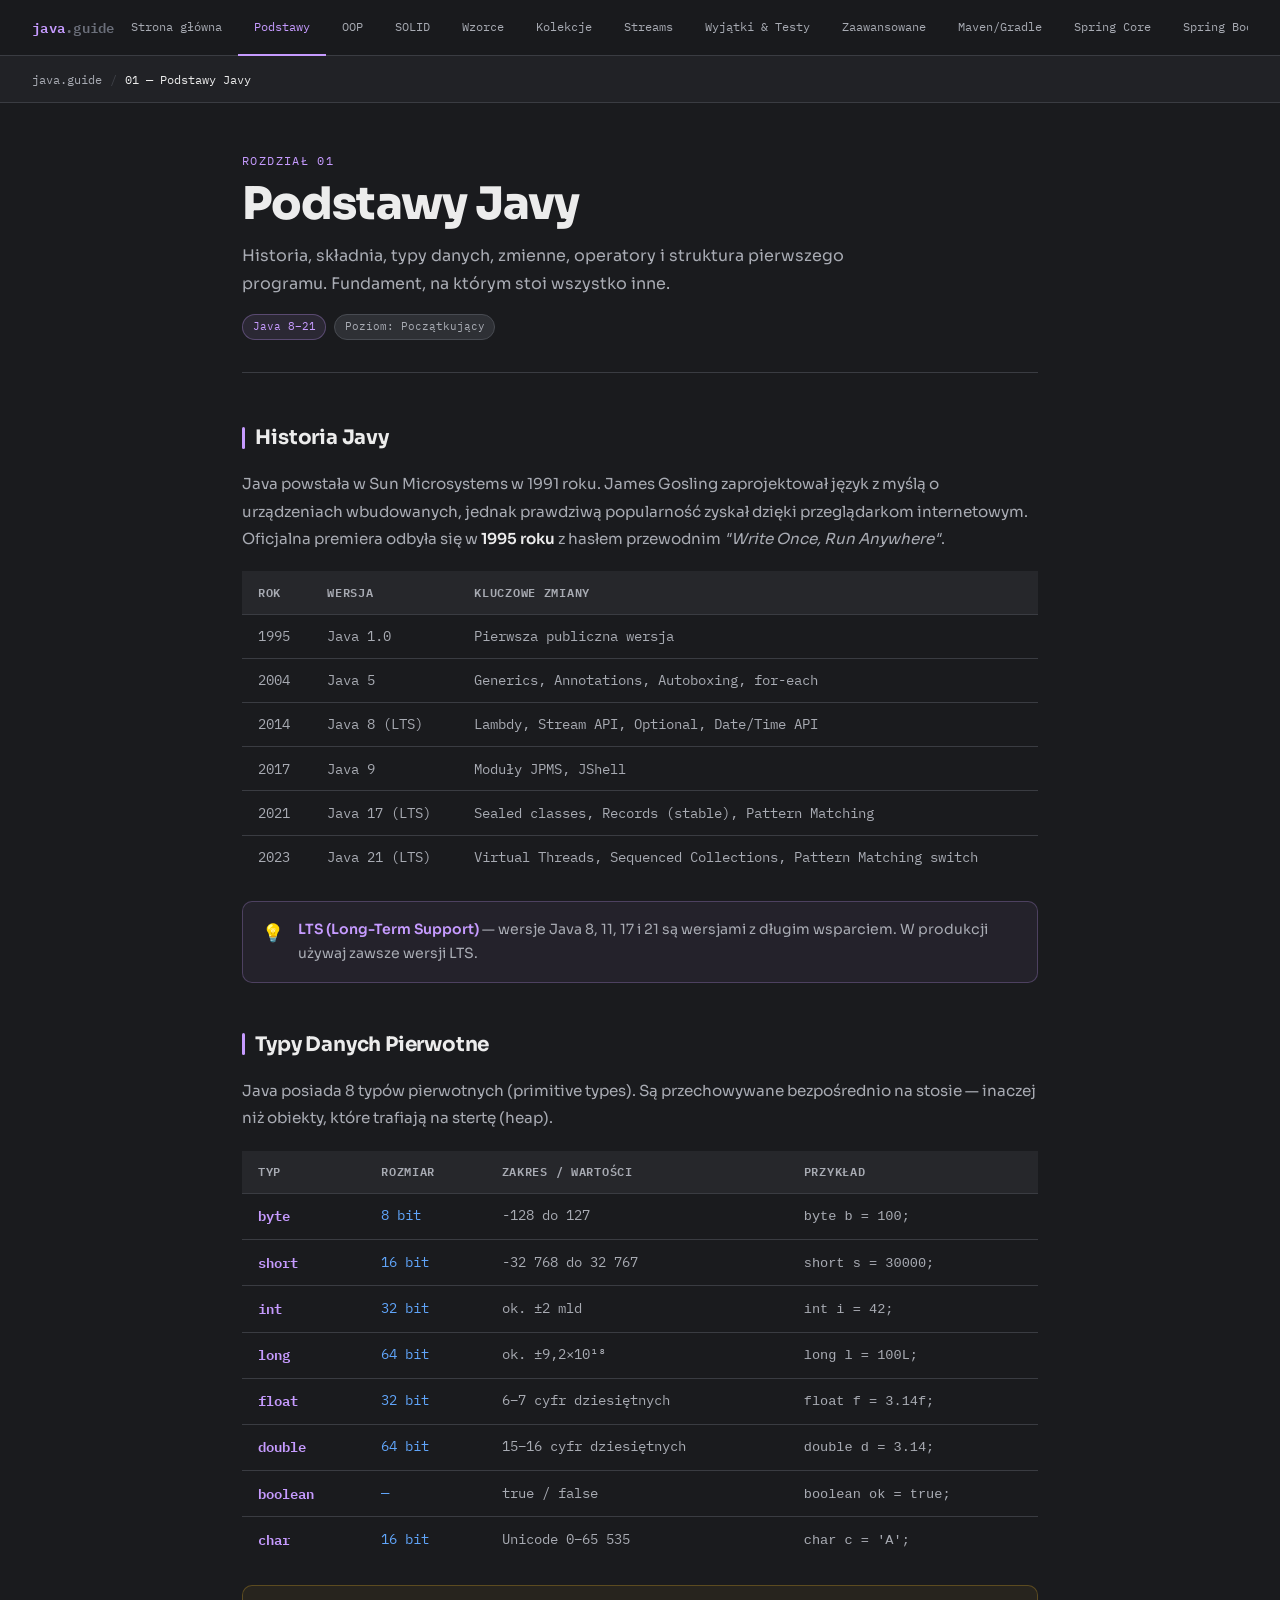
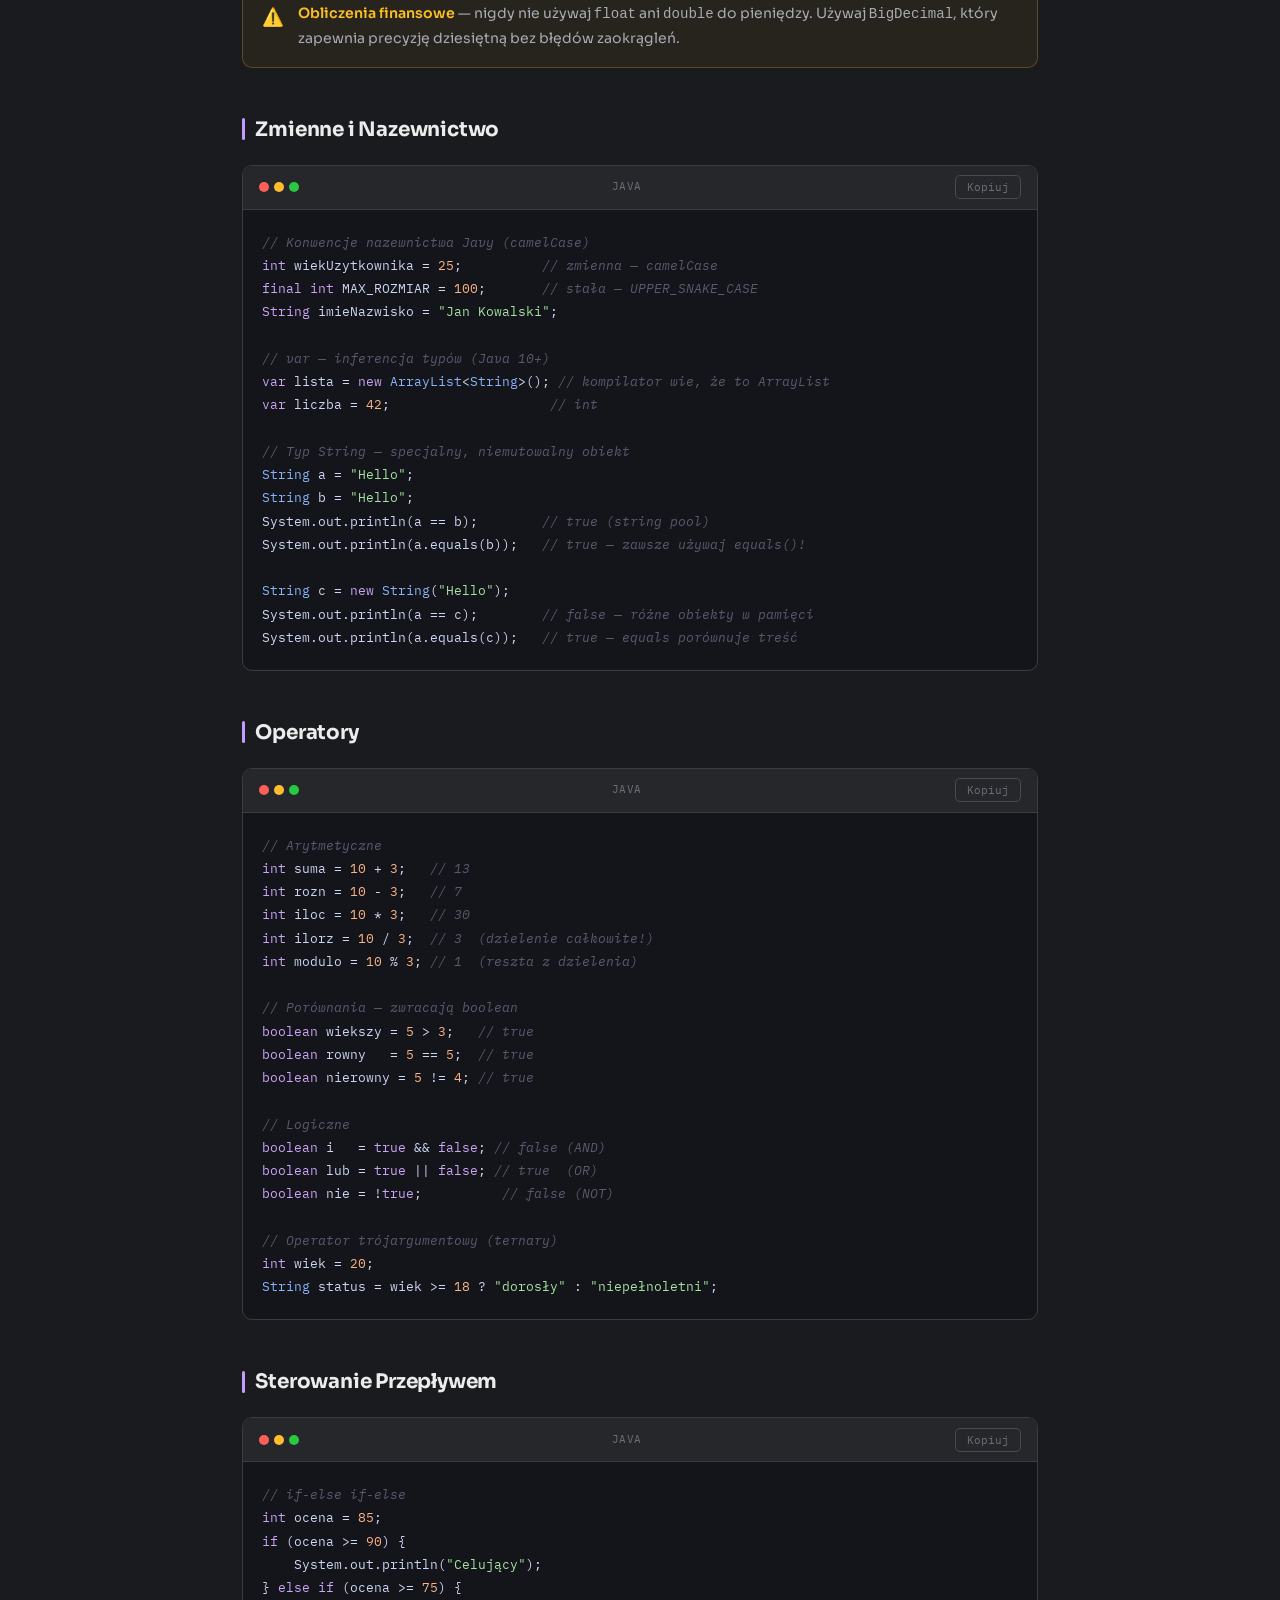
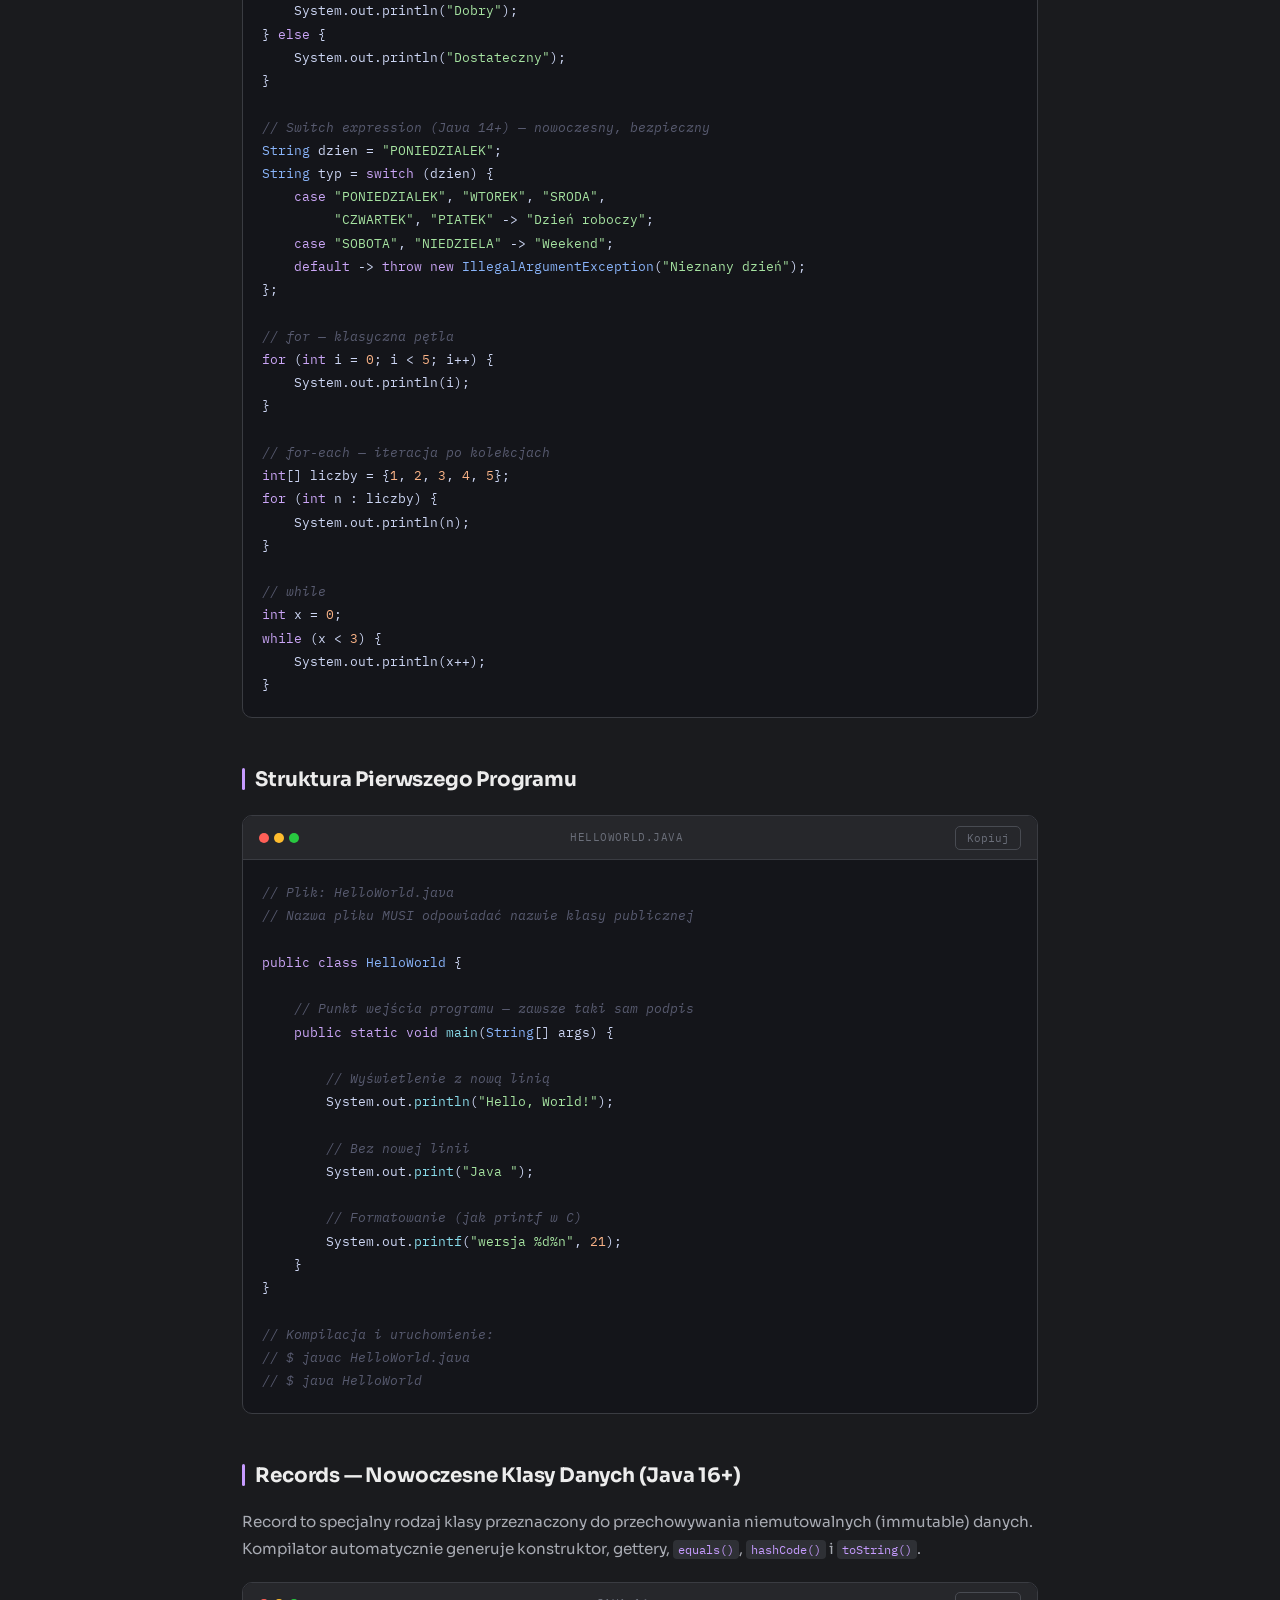
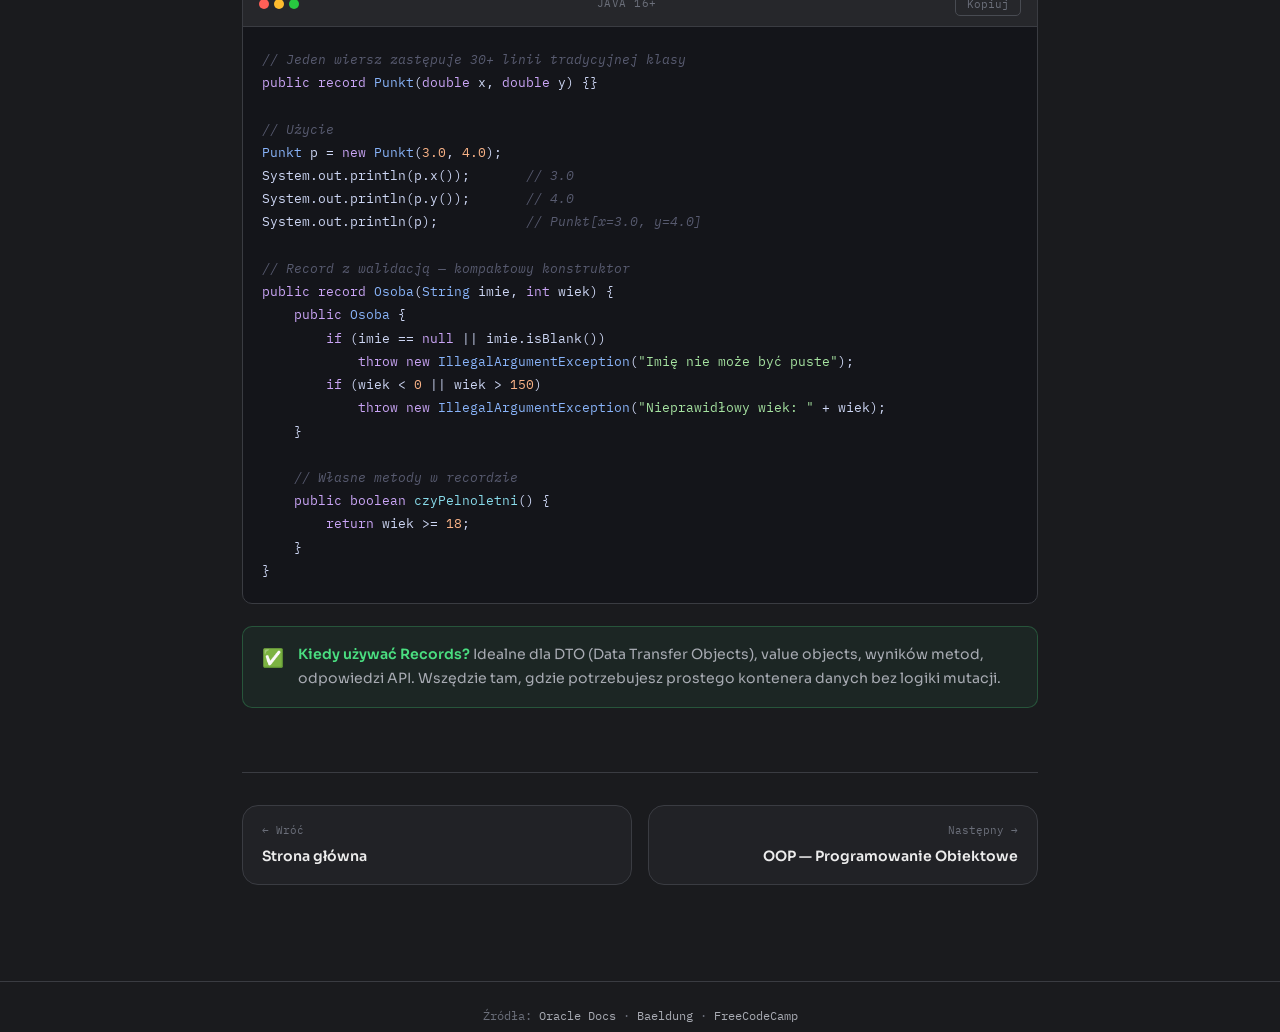
<file: 01-podstawy.html>
<!DOCTYPE html>
<html lang="pl">
<head>
<meta charset="UTF-8">
<meta name="viewport" content="width=device-width, initial-scale=1.0">
<title>01 — Podstawy Javy | java.guide</title>
<meta name="description" content="Podstawy Javy — typy danych, zmienne, operatory, pętle, tablice, Records i struktura programu. Fundament nauki języka Java.">
<meta property="og:title" content="01 — Podstawy Javy | java.guide">
<meta property="og:description" content="Typy danych, zmienne, operatory, pętle, tablice i Records w Javie 8–21.">
<meta property="og:type" content="website">
<meta property="og:site_name" content="java.guide">
<link rel="stylesheet" href="style.css">
<style>
.type-table td:first-child{font-family:var(--mono);color:var(--accent);font-weight:600}
.type-table td:nth-child(2){color:var(--blue);font-family:var(--mono)}
</style>
</head>
<body>
<nav class="topnav">
  <div class="topnav-logo">java<span>.guide</span></div>
  <div class="topnav-links">
    <a href="index.html">Strona główna</a>
    <a href="01-podstawy.html" class="active">Podstawy</a>
    <a href="02-oop.html">OOP</a>
    <a href="03-solid.html">SOLID</a>
    <a href="04-wzorce.html">Wzorce</a>
    <a href="05-collections.html">Kolekcje</a>
    <a href="06-streams.html">Streams</a>
    <a href="07-wyjatki-testy.html">Wyjątki &amp; Testy</a>
    <a href="08-zaawansowane.html">Zaawansowane</a>
    <a href="09-maven-gradle.html">Maven/Gradle</a>
    <a href="10-spring-core.html">Spring Core</a>
    <a href="11-spring-boot.html">Spring Boot</a>
    <a href="12-jpa.html">JPA</a>
    <a href="13-security.html">Security</a>
  </div>
</nav>
<div class="breadcrumb">
  <a href="index.html">java.guide</a>
  <span class="sep">/</span>
  <span class="current">01 — Podstawy Javy</span>
</div>

<main class="page-wrap">
  <header class="chapter-header">
    <div class="chapter-num">ROZDZIAŁ 01</div>
    <h1 class="chapter-title">Podstawy Javy</h1>
    <p class="chapter-desc">Historia, składnia, typy danych, zmienne, operatory i struktura pierwszego programu. Fundament, na którym stoi wszystko inne.</p>
    <div style="display:flex;gap:.5rem;flex-wrap:wrap;margin-top:1rem">
      <span class="badge purple">Java 8–21</span>
      <span class="badge">Poziom: Początkujący</span>
    </div>
  </header>

  <!-- 1.1 Historia -->
  <h2 class="section-title">Historia Javy</h2>
  <p class="prose">Java powstała w Sun Microsystems w 1991 roku. James Gosling zaprojektował język z myślą o urządzeniach wbudowanych, jednak prawdziwą popularność zyskał dzięki przeglądarkom internetowym. Oficjalna premiera odbyła się w <strong>1995 roku</strong> z hasłem przewodnim <em>"Write Once, Run Anywhere"</em>.</p>

  <div class="table-wrap">
    <table>
      <thead><tr><th>Rok</th><th>Wersja</th><th>Kluczowe zmiany</th></tr></thead>
      <tbody>
        <tr><td>1995</td><td>Java 1.0</td><td>Pierwsza publiczna wersja</td></tr>
        <tr><td>2004</td><td>Java 5</td><td>Generics, Annotations, Autoboxing, for-each</td></tr>
        <tr><td>2014</td><td>Java 8 (LTS)</td><td>Lambdy, Stream API, Optional, Date/Time API</td></tr>
        <tr><td>2017</td><td>Java 9</td><td>Moduły JPMS, JShell</td></tr>
        <tr><td>2021</td><td>Java 17 (LTS)</td><td>Sealed classes, Records (stable), Pattern Matching</td></tr>
        <tr><td>2023</td><td>Java 21 (LTS)</td><td>Virtual Threads, Sequenced Collections, Pattern Matching switch</td></tr>
      </tbody>
    </table>
  </div>

  <div class="callout tip">
    <div class="callout-icon">💡</div>
    <div class="callout-body"><strong>LTS (Long-Term Support)</strong> — wersje Java 8, 11, 17 i 21 są wersjami z długim wsparciem. W produkcji używaj zawsze wersji LTS.</div>
  </div>

  <!-- 1.2 Typy danych -->
  <h2 class="section-title">Typy Danych Pierwotne</h2>
  <p class="prose">Java posiada 8 typów pierwotnych (primitive types). Są przechowywane bezpośrednio na stosie — inaczej niż obiekty, które trafiają na stertę (heap).</p>

  <div class="table-wrap">
    <table class="type-table">
      <thead><tr><th>Typ</th><th>Rozmiar</th><th>Zakres / Wartości</th><th>Przykład</th></tr></thead>
      <tbody>
        <tr><td>byte</td><td>8 bit</td><td>-128 do 127</td><td><code>byte b = 100;</code></td></tr>
        <tr><td>short</td><td>16 bit</td><td>-32 768 do 32 767</td><td><code>short s = 30000;</code></td></tr>
        <tr><td>int</td><td>32 bit</td><td>ok. ±2 mld</td><td><code>int i = 42;</code></td></tr>
        <tr><td>long</td><td>64 bit</td><td>ok. ±9,2×10¹⁸</td><td><code>long l = 100L;</code></td></tr>
        <tr><td>float</td><td>32 bit</td><td>6–7 cyfr dziesiętnych</td><td><code>float f = 3.14f;</code></td></tr>
        <tr><td>double</td><td>64 bit</td><td>15–16 cyfr dziesiętnych</td><td><code>double d = 3.14;</code></td></tr>
        <tr><td>boolean</td><td>—</td><td>true / false</td><td><code>boolean ok = true;</code></td></tr>
        <tr><td>char</td><td>16 bit</td><td>Unicode 0–65 535</td><td><code>char c = 'A';</code></td></tr>
      </tbody>
    </table>
  </div>

  <div class="callout warn">
    <div class="callout-icon">⚠️</div>
    <div class="callout-body"><strong>Obliczenia finansowe</strong> — nigdy nie używaj <code>float</code> ani <code>double</code> do pieniędzy. Używaj <code>BigDecimal</code>, który zapewnia precyzję dziesiętną bez błędów zaokrągleń.</div>
  </div>

  <!-- 1.3 Zmienne -->
  <h2 class="section-title">Zmienne i Nazewnictwo</h2>

  <div class="code-block">
    <div class="code-header">
      <div class="code-dots"><span class="dot-r"></span><span class="dot-y"></span><span class="dot-g"></span></div>
      <span class="code-lang">Java</span>
      <button class="copy-btn" onclick="copyCode(this)">Kopiuj</button>
    </div>
    <pre><span class="cm">// Konwencje nazewnictwa Javy (camelCase)</span>
<span class="kw">int</span> wiekUzytkownika = <span class="num">25</span>;          <span class="cm">// zmienna — camelCase</span>
<span class="kw">final int</span> MAX_ROZMIAR = <span class="num">100</span>;       <span class="cm">// stała — UPPER_SNAKE_CASE</span>
<span class="kw">String</span> imieNazwisko = <span class="str">"Jan Kowalski"</span>;

<span class="cm">// var — inferencja typów (Java 10+)</span>
<span class="kw">var</span> lista = <span class="kw">new</span> <span class="cl">ArrayList</span>&lt;<span class="cl">String</span>&gt;(); <span class="cm">// kompilator wie, że to ArrayList</span>
<span class="kw">var</span> liczba = <span class="num">42</span>;                    <span class="cm">// int</span>

<span class="cm">// Typ String — specjalny, niemutowalny obiekt</span>
<span class="cl">String</span> a = <span class="str">"Hello"</span>;
<span class="cl">String</span> b = <span class="str">"Hello"</span>;
System.out.println(a == b);        <span class="cm">// true (string pool)</span>
System.out.println(a.equals(b));   <span class="cm">// true — zawsze używaj equals()!</span>

<span class="cl">String</span> c = <span class="kw">new</span> <span class="cl">String</span>(<span class="str">"Hello"</span>);
System.out.println(a == c);        <span class="cm">// false — różne obiekty w pamięci</span>
System.out.println(a.equals(c));   <span class="cm">// true — equals porównuje treść</span></pre>
  </div>

  <!-- 1.4 Operatory -->
  <h2 class="section-title">Operatory</h2>

  <div class="code-block">
    <div class="code-header">
      <div class="code-dots"><span class="dot-r"></span><span class="dot-y"></span><span class="dot-g"></span></div>
      <span class="code-lang">Java</span>
      <button class="copy-btn" onclick="copyCode(this)">Kopiuj</button>
    </div>
    <pre><span class="cm">// Arytmetyczne</span>
<span class="kw">int</span> suma = <span class="num">10</span> + <span class="num">3</span>;   <span class="cm">// 13</span>
<span class="kw">int</span> rozn = <span class="num">10</span> - <span class="num">3</span>;   <span class="cm">// 7</span>
<span class="kw">int</span> iloc = <span class="num">10</span> * <span class="num">3</span>;   <span class="cm">// 30</span>
<span class="kw">int</span> ilorz = <span class="num">10</span> / <span class="num">3</span>;  <span class="cm">// 3  (dzielenie całkowite!)</span>
<span class="kw">int</span> modulo = <span class="num">10</span> % <span class="num">3</span>; <span class="cm">// 1  (reszta z dzielenia)</span>

<span class="cm">// Porównania — zwracają boolean</span>
<span class="kw">boolean</span> wiekszy = <span class="num">5</span> &gt; <span class="num">3</span>;   <span class="cm">// true</span>
<span class="kw">boolean</span> rowny   = <span class="num">5</span> == <span class="num">5</span>;  <span class="cm">// true</span>
<span class="kw">boolean</span> nierowny = <span class="num">5</span> != <span class="num">4</span>; <span class="cm">// true</span>

<span class="cm">// Logiczne</span>
<span class="kw">boolean</span> i   = <span class="kw">true</span> &amp;&amp; <span class="kw">false</span>; <span class="cm">// false (AND)</span>
<span class="kw">boolean</span> lub = <span class="kw">true</span> || <span class="kw">false</span>; <span class="cm">// true  (OR)</span>
<span class="kw">boolean</span> nie = !<span class="kw">true</span>;          <span class="cm">// false (NOT)</span>

<span class="cm">// Operator trójargumentowy (ternary)</span>
<span class="kw">int</span> wiek = <span class="num">20</span>;
<span class="cl">String</span> status = wiek &gt;= <span class="num">18</span> ? <span class="str">"dorosły"</span> : <span class="str">"niepełnoletni"</span>;</pre>
  </div>

  <!-- 1.5 Sterowanie przepływem -->
  <h2 class="section-title">Sterowanie Przepływem</h2>

  <div class="code-block">
    <div class="code-header">
      <div class="code-dots"><span class="dot-r"></span><span class="dot-y"></span><span class="dot-g"></span></div>
      <span class="code-lang">Java</span>
      <button class="copy-btn" onclick="copyCode(this)">Kopiuj</button>
    </div>
    <pre><span class="cm">// if-else if-else</span>
<span class="kw">int</span> ocena = <span class="num">85</span>;
<span class="kw">if</span> (ocena >= <span class="num">90</span>) {
    System.out.println(<span class="str">"Celujący"</span>);
} <span class="kw">else if</span> (ocena >= <span class="num">75</span>) {
    System.out.println(<span class="str">"Dobry"</span>);
} <span class="kw">else</span> {
    System.out.println(<span class="str">"Dostateczny"</span>);
}

<span class="cm">// Switch expression (Java 14+) — nowoczesny, bezpieczny</span>
<span class="cl">String</span> dzien = <span class="str">"PONIEDZIALEK"</span>;
<span class="cl">String</span> typ = <span class="kw">switch</span> (dzien) {
    <span class="kw">case</span> <span class="str">"PONIEDZIALEK"</span>, <span class="str">"WTOREK"</span>, <span class="str">"SRODA"</span>,
         <span class="str">"CZWARTEK"</span>, <span class="str">"PIATEK"</span> -&gt; <span class="str">"Dzień roboczy"</span>;
    <span class="kw">case</span> <span class="str">"SOBOTA"</span>, <span class="str">"NIEDZIELA"</span> -&gt; <span class="str">"Weekend"</span>;
    <span class="kw">default</span> -&gt; <span class="kw">throw new</span> <span class="cl">IllegalArgumentException</span>(<span class="str">"Nieznany dzień"</span>);
};

<span class="cm">// for — klasyczna pętla</span>
<span class="kw">for</span> (<span class="kw">int</span> i = <span class="num">0</span>; i &lt; <span class="num">5</span>; i++) {
    System.out.println(i);
}

<span class="cm">// for-each — iteracja po kolekcjach</span>
<span class="kw">int</span>[] liczby = {<span class="num">1</span>, <span class="num">2</span>, <span class="num">3</span>, <span class="num">4</span>, <span class="num">5</span>};
<span class="kw">for</span> (<span class="kw">int</span> n : liczby) {
    System.out.println(n);
}

<span class="cm">// while</span>
<span class="kw">int</span> x = <span class="num">0</span>;
<span class="kw">while</span> (x &lt; <span class="num">3</span>) {
    System.out.println(x++);
}</pre>
  </div>

  <!-- 1.6 Pierwszy program -->
  <h2 class="section-title">Struktura Pierwszego Programu</h2>

  <div class="code-block">
    <div class="code-header">
      <div class="code-dots"><span class="dot-r"></span><span class="dot-y"></span><span class="dot-g"></span></div>
      <span class="code-lang">HelloWorld.java</span>
      <button class="copy-btn" onclick="copyCode(this)">Kopiuj</button>
    </div>
    <pre><span class="cm">// Plik: HelloWorld.java</span>
<span class="cm">// Nazwa pliku MUSI odpowiadać nazwie klasy publicznej</span>

<span class="kw">public class</span> <span class="cl">HelloWorld</span> {

    <span class="cm">// Punkt wejścia programu — zawsze taki sam podpis</span>
    <span class="kw">public static void</span> <span class="mth">main</span>(<span class="cl">String</span>[] args) {

        <span class="cm">// Wyświetlenie z nową linią</span>
        System.out.<span class="mth">println</span>(<span class="str">"Hello, World!"</span>);

        <span class="cm">// Bez nowej linii</span>
        System.out.<span class="mth">print</span>(<span class="str">"Java "</span>);

        <span class="cm">// Formatowanie (jak printf w C)</span>
        System.out.<span class="mth">printf</span>(<span class="str">"wersja %d%n"</span>, <span class="num">21</span>);
    }
}

<span class="cm">// Kompilacja i uruchomienie:</span>
<span class="cm">// $ javac HelloWorld.java</span>
<span class="cm">// $ java HelloWorld</span></pre>
  </div>

  <!-- Records -->
  <h2 class="section-title">Records — Nowoczesne Klasy Danych (Java 16+)</h2>
  <p class="prose">Record to specjalny rodzaj klasy przeznaczony do przechowywania niemutowalnych (immutable) danych. Kompilator automatycznie generuje konstruktor, gettery, <code>equals()</code>, <code>hashCode()</code> i <code>toString()</code>.</p>

  <div class="code-block">
    <div class="code-header">
      <div class="code-dots"><span class="dot-r"></span><span class="dot-y"></span><span class="dot-g"></span></div>
      <span class="code-lang">Java 16+</span>
      <button class="copy-btn" onclick="copyCode(this)">Kopiuj</button>
    </div>
    <pre><span class="cm">// Jeden wiersz zastępuje 30+ linii tradycyjnej klasy</span>
<span class="kw">public record</span> <span class="cl">Punkt</span>(<span class="kw">double</span> x, <span class="kw">double</span> y) {}

<span class="cm">// Użycie</span>
<span class="cl">Punkt</span> p = <span class="kw">new</span> <span class="cl">Punkt</span>(<span class="num">3.0</span>, <span class="num">4.0</span>);
System.out.println(p.x());       <span class="cm">// 3.0</span>
System.out.println(p.y());       <span class="cm">// 4.0</span>
System.out.println(p);           <span class="cm">// Punkt[x=3.0, y=4.0]</span>

<span class="cm">// Record z walidacją — kompaktowy konstruktor</span>
<span class="kw">public record</span> <span class="cl">Osoba</span>(<span class="cl">String</span> imie, <span class="kw">int</span> wiek) {
    <span class="kw">public</span> <span class="cl">Osoba</span> {
        <span class="kw">if</span> (imie == <span class="kw">null</span> || imie.isBlank())
            <span class="kw">throw new</span> <span class="cl">IllegalArgumentException</span>(<span class="str">"Imię nie może być puste"</span>);
        <span class="kw">if</span> (wiek &lt; <span class="num">0</span> || wiek &gt; <span class="num">150</span>)
            <span class="kw">throw new</span> <span class="cl">IllegalArgumentException</span>(<span class="str">"Nieprawidłowy wiek: "</span> + wiek);
    }

    <span class="cm">// Własne metody w recordzie</span>
    <span class="kw">public boolean</span> <span class="mth">czyPelnoletni</span>() {
        <span class="kw">return</span> wiek >= <span class="num">18</span>;
    }
}</pre>
  </div>

  <div class="callout good">
    <div class="callout-icon">✅</div>
    <div class="callout-body"><strong>Kiedy używać Records?</strong> Idealne dla DTO (Data Transfer Objects), value objects, wyników metod, odpowiedzi API. Wszędzie tam, gdzie potrzebujesz prostego kontenera danych bez logiki mutacji.</div>
  </div>

  <!-- NAV -->
  <nav class="chapter-nav">
    <a href="index.html">
      <div class="nav-dir">← Wróć</div>
      <div class="nav-title">Strona główna</div>
    </a>
    <a href="02-oop.html" class="next">
      <div class="nav-dir">Następny →</div>
      <div class="nav-title">OOP — Programowanie Obiektowe</div>
    </a>
  </nav>
</main>

<footer class="site-footer">
  Źródła: <a href="https://docs.oracle.com/en/java/" target="_blank">Oracle Docs</a> ·
  <a href="https://baeldung.com" target="_blank">Baeldung</a> ·
  <a href="https://freecodecamp.org" target="_blank">FreeCodeCamp</a>
</footer>

<script>
function copyCode(btn){
  const pre=btn.closest('.code-block').querySelector('pre');
  navigator.clipboard.writeText(pre.innerText).then(()=>{
    btn.textContent='Skopiowano!';btn.classList.add('ok');
    setTimeout(()=>{btn.textContent='Kopiuj';btn.classList.remove('ok')},2000);
  });
}
</script>
</body>
</html>
</file>
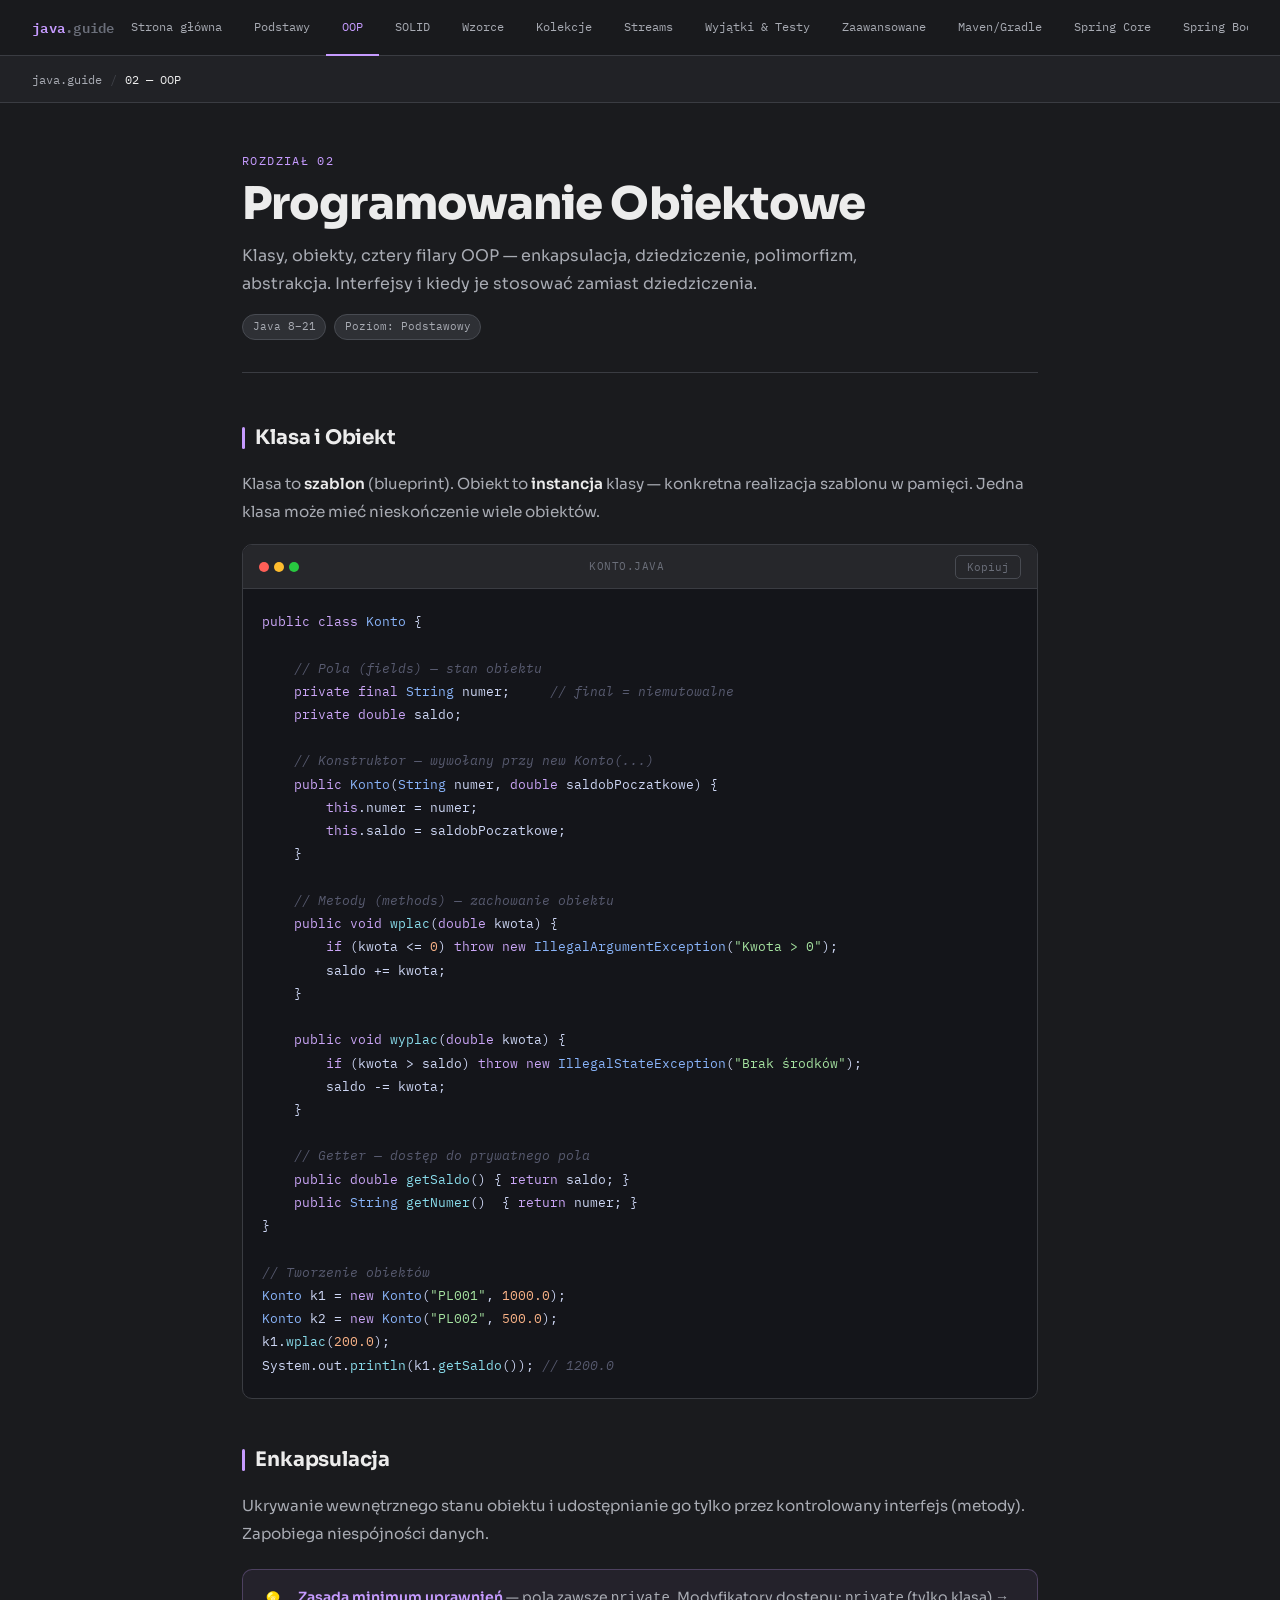
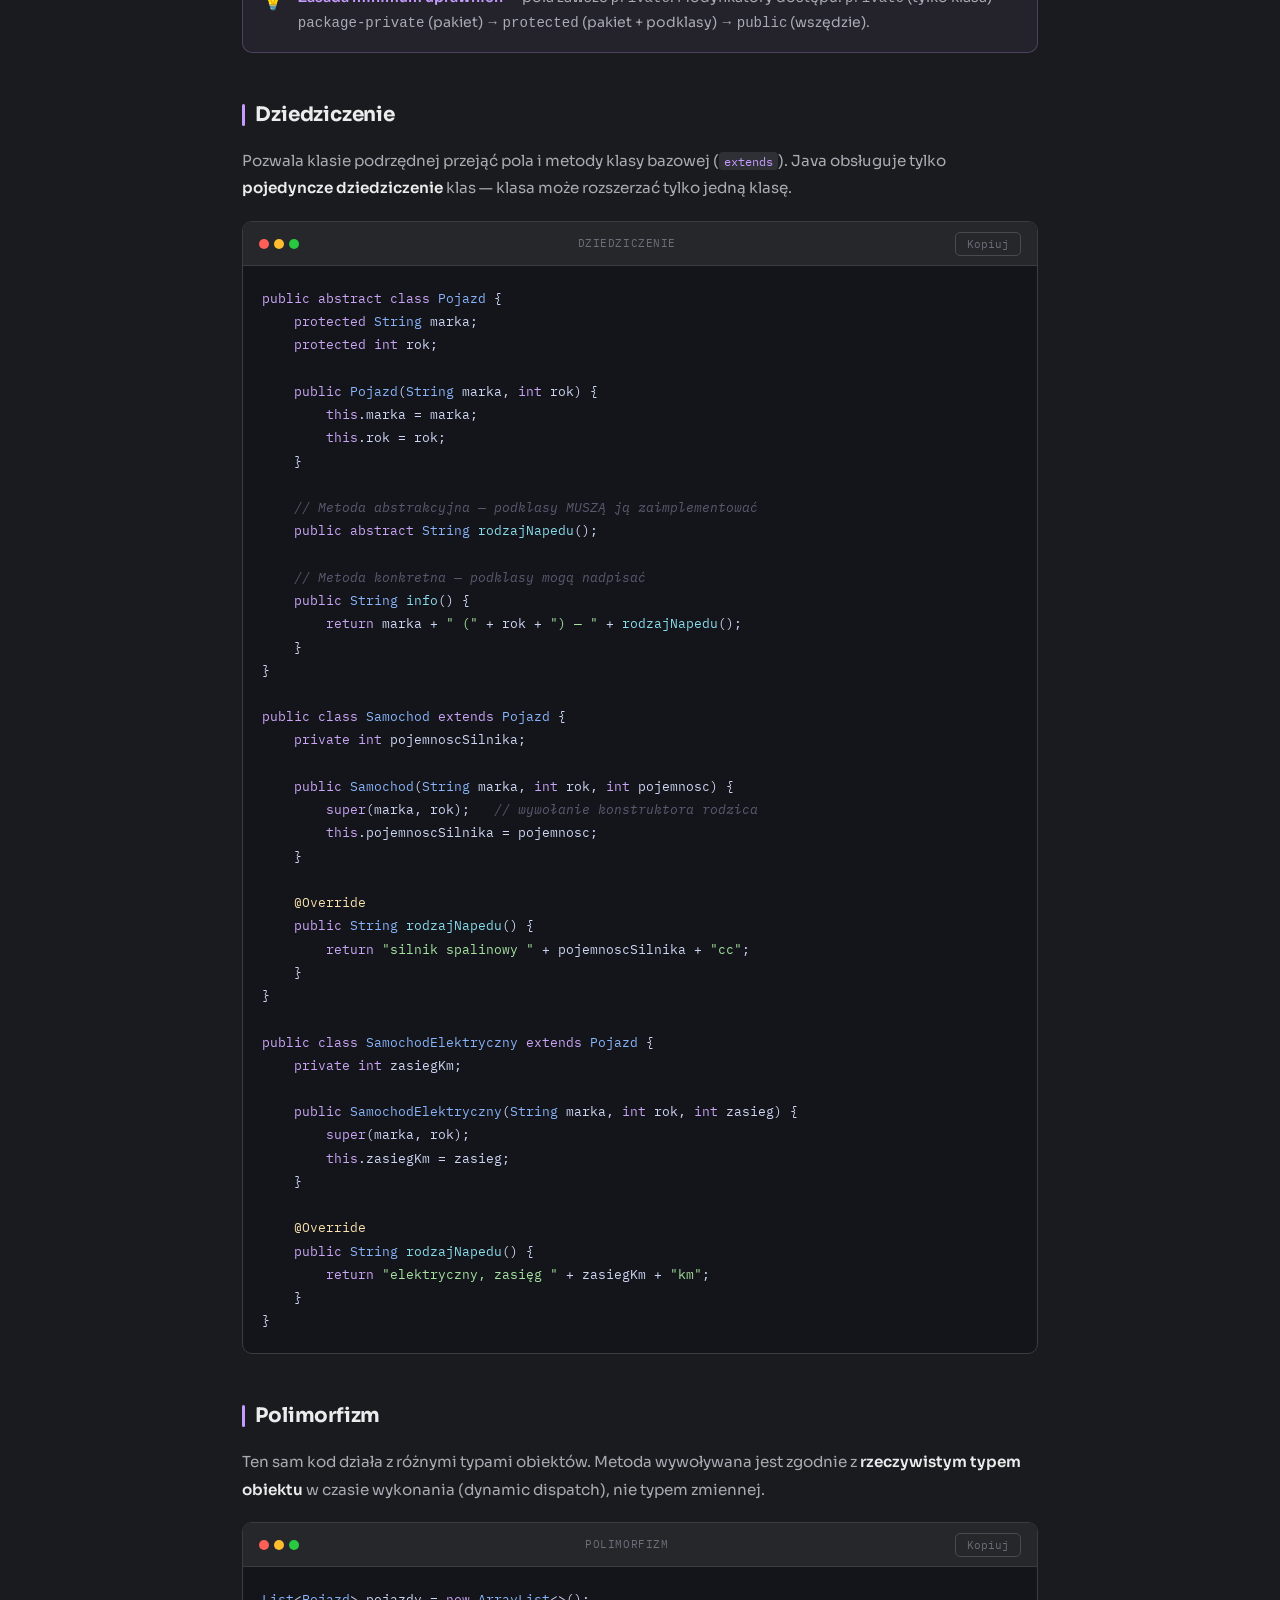
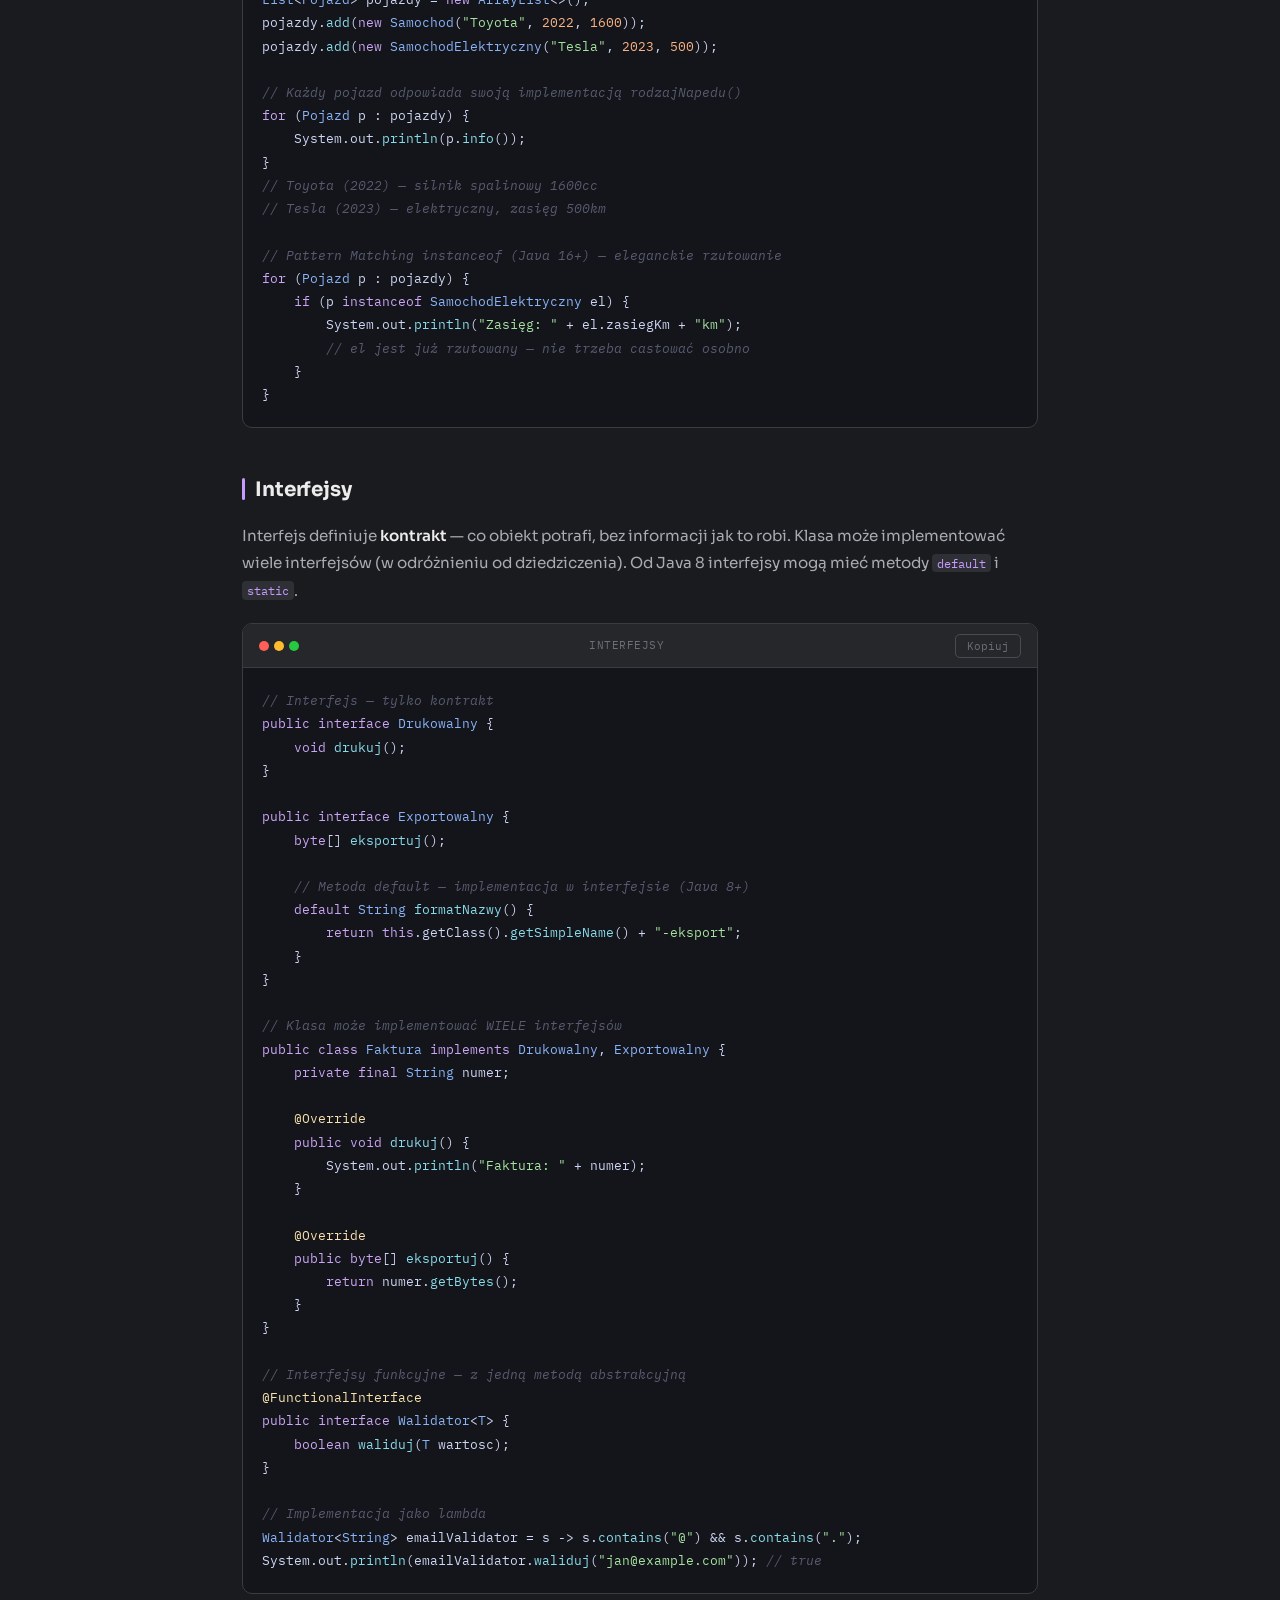
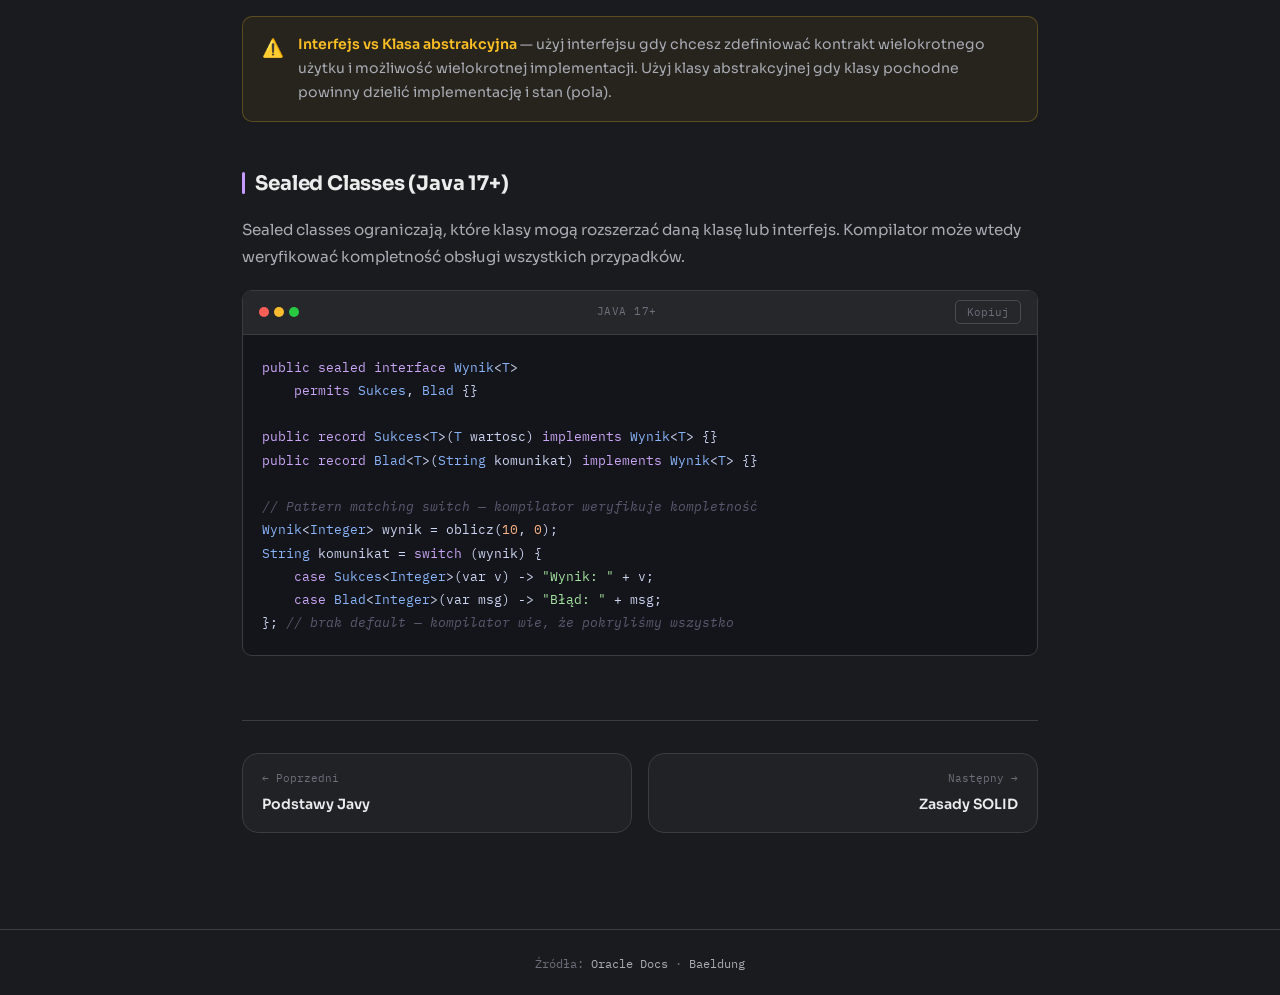
<file: 02-oop.html>
<!DOCTYPE html>
<html lang="pl">
<head>
<meta charset="UTF-8">
<meta name="viewport" content="width=device-width, initial-scale=1.0">
<title>02 — OOP | java.guide</title>
<meta name="description" content="OOP w Javie — klasy, obiekty, dziedziczenie, polimorfizm, enkapsulacja, interfejsy i Sealed Classes (Java 17+).">
<meta property="og:title" content="02 — OOP | java.guide">
<meta property="og:description" content="Programowanie obiektowe w Javie — klasy, dziedziczenie, polimorfizm i interfejsy.">
<meta property="og:type" content="website">
<meta property="og:site_name" content="java.guide">
<link rel="stylesheet" href="style.css">
</head>
<body>
<nav class="topnav">
  <div class="topnav-logo">java<span>.guide</span></div>
  <div class="topnav-links">
    <a href="index.html">Strona główna</a>
    <a href="01-podstawy.html">Podstawy</a>
    <a href="02-oop.html" class="active">OOP</a>
    <a href="03-solid.html">SOLID</a>
    <a href="04-wzorce.html">Wzorce</a>
    <a href="05-collections.html">Kolekcje</a>
    <a href="06-streams.html">Streams</a>
    <a href="07-wyjatki-testy.html">Wyjątki &amp; Testy</a>
    <a href="08-zaawansowane.html">Zaawansowane</a>
    <a href="09-maven-gradle.html">Maven/Gradle</a>
    <a href="10-spring-core.html">Spring Core</a>
    <a href="11-spring-boot.html">Spring Boot</a>
    <a href="12-jpa.html">JPA</a>
    <a href="13-security.html">Security</a>
  </div>
</nav>
<div class="breadcrumb">
  <a href="index.html">java.guide</a><span class="sep">/</span>
  <span class="current">02 — OOP</span>
</div>

<main class="page-wrap">
  <header class="chapter-header">
    <div class="chapter-num">ROZDZIAŁ 02</div>
    <h1 class="chapter-title">Programowanie Obiektowe</h1>
    <p class="chapter-desc">Klasy, obiekty, cztery filary OOP — enkapsulacja, dziedziczenie, polimorfizm, abstrakcja. Interfejsy i kiedy je stosować zamiast dziedziczenia.</p>
    <div style="display:flex;gap:.5rem;flex-wrap:wrap;margin-top:1rem">
      <span class="badge">Java 8–21</span>
      <span class="badge">Poziom: Podstawowy</span>
    </div>
  </header>

  <h2 class="section-title">Klasa i Obiekt</h2>
  <p class="prose">Klasa to <strong>szablon</strong> (blueprint). Obiekt to <strong>instancja</strong> klasy — konkretna realizacja szablonu w pamięci. Jedna klasa może mieć nieskończenie wiele obiektów.</p>

  <div class="code-block">
    <div class="code-header">
      <div class="code-dots"><span class="dot-r"></span><span class="dot-y"></span><span class="dot-g"></span></div>
      <span class="code-lang">Konto.java</span>
      <button class="copy-btn" onclick="copyCode(this)">Kopiuj</button>
    </div>
    <pre><span class="kw">public class</span> <span class="cl">Konto</span> {

    <span class="cm">// Pola (fields) — stan obiektu</span>
    <span class="kw">private final</span> <span class="cl">String</span> numer;     <span class="cm">// final = niemutowalne</span>
    <span class="kw">private</span> <span class="kw">double</span> saldo;

    <span class="cm">// Konstruktor — wywołany przy new Konto(...)</span>
    <span class="kw">public</span> <span class="cl">Konto</span>(<span class="cl">String</span> numer, <span class="kw">double</span> saldobPoczatkowe) {
        <span class="kw">this</span>.numer = numer;
        <span class="kw">this</span>.saldo = saldobPoczatkowe;
    }

    <span class="cm">// Metody (methods) — zachowanie obiektu</span>
    <span class="kw">public void</span> <span class="mth">wplac</span>(<span class="kw">double</span> kwota) {
        <span class="kw">if</span> (kwota &lt;= <span class="num">0</span>) <span class="kw">throw new</span> <span class="cl">IllegalArgumentException</span>(<span class="str">"Kwota &gt; 0"</span>);
        saldo += kwota;
    }

    <span class="kw">public void</span> <span class="mth">wyplac</span>(<span class="kw">double</span> kwota) {
        <span class="kw">if</span> (kwota &gt; saldo) <span class="kw">throw new</span> <span class="cl">IllegalStateException</span>(<span class="str">"Brak środków"</span>);
        saldo -= kwota;
    }

    <span class="cm">// Getter — dostęp do prywatnego pola</span>
    <span class="kw">public double</span> <span class="mth">getSaldo</span>() { <span class="kw">return</span> saldo; }
    <span class="kw">public</span> <span class="cl">String</span> <span class="mth">getNumer</span>()  { <span class="kw">return</span> numer; }
}

<span class="cm">// Tworzenie obiektów</span>
<span class="cl">Konto</span> k1 = <span class="kw">new</span> <span class="cl">Konto</span>(<span class="str">"PL001"</span>, <span class="num">1000.0</span>);
<span class="cl">Konto</span> k2 = <span class="kw">new</span> <span class="cl">Konto</span>(<span class="str">"PL002"</span>, <span class="num">500.0</span>);
k1.<span class="mth">wplac</span>(<span class="num">200.0</span>);
System.out.<span class="mth">println</span>(k1.<span class="mth">getSaldo</span>()); <span class="cm">// 1200.0</span></pre>
  </div>

  <h2 class="section-title">Enkapsulacja</h2>
  <p class="prose">Ukrywanie wewnętrznego stanu obiektu i udostępnianie go tylko przez kontrolowany interfejs (metody). Zapobiega niespójności danych.</p>

  <div class="callout tip">
    <div class="callout-icon">💡</div>
    <div class="callout-body"><strong>Zasada minimum uprawnień</strong> — pola zawsze <code>private</code>. Modyfikatory dostępu: <code>private</code> (tylko klasa) → <code>package-private</code> (pakiet) → <code>protected</code> (pakiet + podklasy) → <code>public</code> (wszędzie).</div>
  </div>

  <h2 class="section-title">Dziedziczenie</h2>
  <p class="prose">Pozwala klasie podrzędnej przejąć pola i metody klasy bazowej (<code>extends</code>). Java obsługuje tylko <strong>pojedyncze dziedziczenie</strong> klas — klasa może rozszerzać tylko jedną klasę.</p>

  <div class="code-block">
    <div class="code-header">
      <div class="code-dots"><span class="dot-r"></span><span class="dot-y"></span><span class="dot-g"></span></div>
      <span class="code-lang">Dziedziczenie</span>
      <button class="copy-btn" onclick="copyCode(this)">Kopiuj</button>
    </div>
    <pre><span class="kw">public abstract class</span> <span class="cl">Pojazd</span> {
    <span class="kw">protected</span> <span class="cl">String</span> marka;
    <span class="kw">protected int</span> rok;

    <span class="kw">public</span> <span class="cl">Pojazd</span>(<span class="cl">String</span> marka, <span class="kw">int</span> rok) {
        <span class="kw">this</span>.marka = marka;
        <span class="kw">this</span>.rok = rok;
    }

    <span class="cm">// Metoda abstrakcyjna — podklasy MUSZĄ ją zaimplementować</span>
    <span class="kw">public abstract</span> <span class="cl">String</span> <span class="mth">rodzajNapedu</span>();

    <span class="cm">// Metoda konkretna — podklasy mogą nadpisać</span>
    <span class="kw">public</span> <span class="cl">String</span> <span class="mth">info</span>() {
        <span class="kw">return</span> marka + <span class="str">" ("</span> + rok + <span class="str">") — "</span> + <span class="mth">rodzajNapedu</span>();
    }
}

<span class="kw">public class</span> <span class="cl">Samochod</span> <span class="kw">extends</span> <span class="cl">Pojazd</span> {
    <span class="kw">private int</span> pojemnoscSilnika;

    <span class="kw">public</span> <span class="cl">Samochod</span>(<span class="cl">String</span> marka, <span class="kw">int</span> rok, <span class="kw">int</span> pojemnosc) {
        <span class="kw">super</span>(marka, rok);   <span class="cm">// wywołanie konstruktora rodzica</span>
        <span class="kw">this</span>.pojemnoscSilnika = pojemnosc;
    }

    <span class="ann">@Override</span>
    <span class="kw">public</span> <span class="cl">String</span> <span class="mth">rodzajNapedu</span>() {
        <span class="kw">return</span> <span class="str">"silnik spalinowy "</span> + pojemnoscSilnika + <span class="str">"cc"</span>;
    }
}

<span class="kw">public class</span> <span class="cl">SamochodElektryczny</span> <span class="kw">extends</span> <span class="cl">Pojazd</span> {
    <span class="kw">private int</span> zasiegKm;

    <span class="kw">public</span> <span class="cl">SamochodElektryczny</span>(<span class="cl">String</span> marka, <span class="kw">int</span> rok, <span class="kw">int</span> zasieg) {
        <span class="kw">super</span>(marka, rok);
        <span class="kw">this</span>.zasiegKm = zasieg;
    }

    <span class="ann">@Override</span>
    <span class="kw">public</span> <span class="cl">String</span> <span class="mth">rodzajNapedu</span>() {
        <span class="kw">return</span> <span class="str">"elektryczny, zasięg "</span> + zasiegKm + <span class="str">"km"</span>;
    }
}</pre>
  </div>

  <h2 class="section-title">Polimorfizm</h2>
  <p class="prose">Ten sam kod działa z różnymi typami obiektów. Metoda wywoływana jest zgodnie z <strong>rzeczywistym typem obiektu</strong> w czasie wykonania (dynamic dispatch), nie typem zmiennej.</p>

  <div class="code-block">
    <div class="code-header">
      <div class="code-dots"><span class="dot-r"></span><span class="dot-y"></span><span class="dot-g"></span></div>
      <span class="code-lang">Polimorfizm</span>
      <button class="copy-btn" onclick="copyCode(this)">Kopiuj</button>
    </div>
    <pre><span class="cl">List</span>&lt;<span class="cl">Pojazd</span>&gt; pojazdy = <span class="kw">new</span> <span class="cl">ArrayList</span>&lt;&gt;();
pojazdy.<span class="mth">add</span>(<span class="kw">new</span> <span class="cl">Samochod</span>(<span class="str">"Toyota"</span>, <span class="num">2022</span>, <span class="num">1600</span>));
pojazdy.<span class="mth">add</span>(<span class="kw">new</span> <span class="cl">SamochodElektryczny</span>(<span class="str">"Tesla"</span>, <span class="num">2023</span>, <span class="num">500</span>));

<span class="cm">// Każdy pojazd odpowiada swoją implementacją rodzajNapedu()</span>
<span class="kw">for</span> (<span class="cl">Pojazd</span> p : pojazdy) {
    System.out.<span class="mth">println</span>(p.<span class="mth">info</span>());
}
<span class="cm">// Toyota (2022) — silnik spalinowy 1600cc</span>
<span class="cm">// Tesla (2023) — elektryczny, zasięg 500km</span>

<span class="cm">// Pattern Matching instanceof (Java 16+) — eleganckie rzutowanie</span>
<span class="kw">for</span> (<span class="cl">Pojazd</span> p : pojazdy) {
    <span class="kw">if</span> (p <span class="kw">instanceof</span> <span class="cl">SamochodElektryczny</span> el) {
        System.out.<span class="mth">println</span>(<span class="str">"Zasięg: "</span> + el.zasiegKm + <span class="str">"km"</span>);
        <span class="cm">// el jest już rzutowany — nie trzeba castować osobno</span>
    }
}</pre>
  </div>

  <h2 class="section-title">Interfejsy</h2>
  <p class="prose">Interfejs definiuje <strong>kontrakt</strong> — co obiekt potrafi, bez informacji jak to robi. Klasa może implementować wiele interfejsów (w odróżnieniu od dziedziczenia). Od Java 8 interfejsy mogą mieć metody <code>default</code> i <code>static</code>.</p>

  <div class="code-block">
    <div class="code-header">
      <div class="code-dots"><span class="dot-r"></span><span class="dot-y"></span><span class="dot-g"></span></div>
      <span class="code-lang">Interfejsy</span>
      <button class="copy-btn" onclick="copyCode(this)">Kopiuj</button>
    </div>
    <pre><span class="cm">// Interfejs — tylko kontrakt</span>
<span class="kw">public interface</span> <span class="cl">Drukowalny</span> {
    <span class="kw">void</span> <span class="mth">drukuj</span>();
}

<span class="kw">public interface</span> <span class="cl">Exportowalny</span> {
    <span class="kw">byte</span>[] <span class="mth">eksportuj</span>();

    <span class="cm">// Metoda default — implementacja w interfejsie (Java 8+)</span>
    <span class="kw">default</span> <span class="cl">String</span> <span class="mth">formatNazwy</span>() {
        <span class="kw">return</span> <span class="kw">this</span>.getClass().<span class="mth">getSimpleName</span>() + <span class="str">"-eksport"</span>;
    }
}

<span class="cm">// Klasa może implementować WIELE interfejsów</span>
<span class="kw">public class</span> <span class="cl">Faktura</span> <span class="kw">implements</span> <span class="cl">Drukowalny</span>, <span class="cl">Exportowalny</span> {
    <span class="kw">private final</span> <span class="cl">String</span> numer;

    <span class="ann">@Override</span>
    <span class="kw">public void</span> <span class="mth">drukuj</span>() {
        System.out.<span class="mth">println</span>(<span class="str">"Faktura: "</span> + numer);
    }

    <span class="ann">@Override</span>
    <span class="kw">public byte</span>[] <span class="mth">eksportuj</span>() {
        <span class="kw">return</span> numer.<span class="mth">getBytes</span>();
    }
}

<span class="cm">// Interfejsy funkcyjne — z jedną metodą abstrakcyjną</span>
<span class="ann">@FunctionalInterface</span>
<span class="kw">public interface</span> <span class="cl">Walidator</span>&lt;<span class="cl">T</span>&gt; {
    <span class="kw">boolean</span> <span class="mth">waliduj</span>(<span class="cl">T</span> wartosc);
}

<span class="cm">// Implementacja jako lambda</span>
<span class="cl">Walidator</span>&lt;<span class="cl">String</span>&gt; emailValidator = s -> s.<span class="mth">contains</span>(<span class="str">"@"</span>) &amp;&amp; s.<span class="mth">contains</span>(<span class="str">"."</span>);
System.out.<span class="mth">println</span>(emailValidator.<span class="mth">waliduj</span>(<span class="str">"jan@example.com"</span>)); <span class="cm">// true</span></pre>
  </div>

  <div class="callout warn">
    <div class="callout-icon">⚠️</div>
    <div class="callout-body"><strong>Interfejs vs Klasa abstrakcyjna</strong> — użyj interfejsu gdy chcesz zdefiniować kontrakt wielokrotnego użytku i możliwość wielokrotnej implementacji. Użyj klasy abstrakcyjnej gdy klasy pochodne powinny dzielić implementację i stan (pola).</div>
  </div>

  <h2 class="section-title">Sealed Classes (Java 17+)</h2>
  <p class="prose">Sealed classes ograniczają, które klasy mogą rozszerzać daną klasę lub interfejs. Kompilator może wtedy weryfikować kompletność obsługi wszystkich przypadków.</p>

  <div class="code-block">
    <div class="code-header">
      <div class="code-dots"><span class="dot-r"></span><span class="dot-y"></span><span class="dot-g"></span></div>
      <span class="code-lang">Java 17+</span>
      <button class="copy-btn" onclick="copyCode(this)">Kopiuj</button>
    </div>
    <pre><span class="kw">public sealed interface</span> <span class="cl">Wynik</span>&lt;<span class="cl">T</span>&gt;
    <span class="kw">permits</span> <span class="cl">Sukces</span>, <span class="cl">Blad</span> {}

<span class="kw">public record</span> <span class="cl">Sukces</span>&lt;<span class="cl">T</span>&gt;(<span class="cl">T</span> wartosc) <span class="kw">implements</span> <span class="cl">Wynik</span>&lt;<span class="cl">T</span>&gt; {}
<span class="kw">public record</span> <span class="cl">Blad</span>&lt;<span class="cl">T</span>&gt;(<span class="cl">String</span> komunikat) <span class="kw">implements</span> <span class="cl">Wynik</span>&lt;<span class="cl">T</span>&gt; {}

<span class="cm">// Pattern matching switch — kompilator weryfikuje kompletność</span>
<span class="cl">Wynik</span>&lt;<span class="cl">Integer</span>&gt; wynik = oblicz(<span class="num">10</span>, <span class="num">0</span>);
<span class="cl">String</span> komunikat = <span class="kw">switch</span> (wynik) {
    <span class="kw">case</span> <span class="cl">Sukces</span>&lt;<span class="cl">Integer</span>&gt;(var v) -> <span class="str">"Wynik: "</span> + v;
    <span class="kw">case</span> <span class="cl">Blad</span>&lt;<span class="cl">Integer</span>&gt;(var msg) -> <span class="str">"Błąd: "</span> + msg;
}; <span class="cm">// brak default — kompilator wie, że pokryliśmy wszystko</span></pre>
  </div>

  <nav class="chapter-nav">
    <a href="01-podstawy.html">
      <div class="nav-dir">← Poprzedni</div>
      <div class="nav-title">Podstawy Javy</div>
    </a>
    <a href="03-solid.html" class="next">
      <div class="nav-dir">Następny →</div>
      <div class="nav-title">Zasady SOLID</div>
    </a>
  </nav>
</main>

<footer class="site-footer">
  Źródła: <a href="https://docs.oracle.com/en/java/" target="_blank">Oracle Docs</a> ·
  <a href="https://baeldung.com" target="_blank">Baeldung</a>
</footer>
<script>
function copyCode(btn){
  const pre=btn.closest('.code-block').querySelector('pre');
  navigator.clipboard.writeText(pre.innerText).then(()=>{
    btn.textContent='Skopiowano!';btn.classList.add('ok');
    setTimeout(()=>{btn.textContent='Kopiuj';btn.classList.remove('ok')},2000);
  });
}
</script>
</body>
</html>
</file>
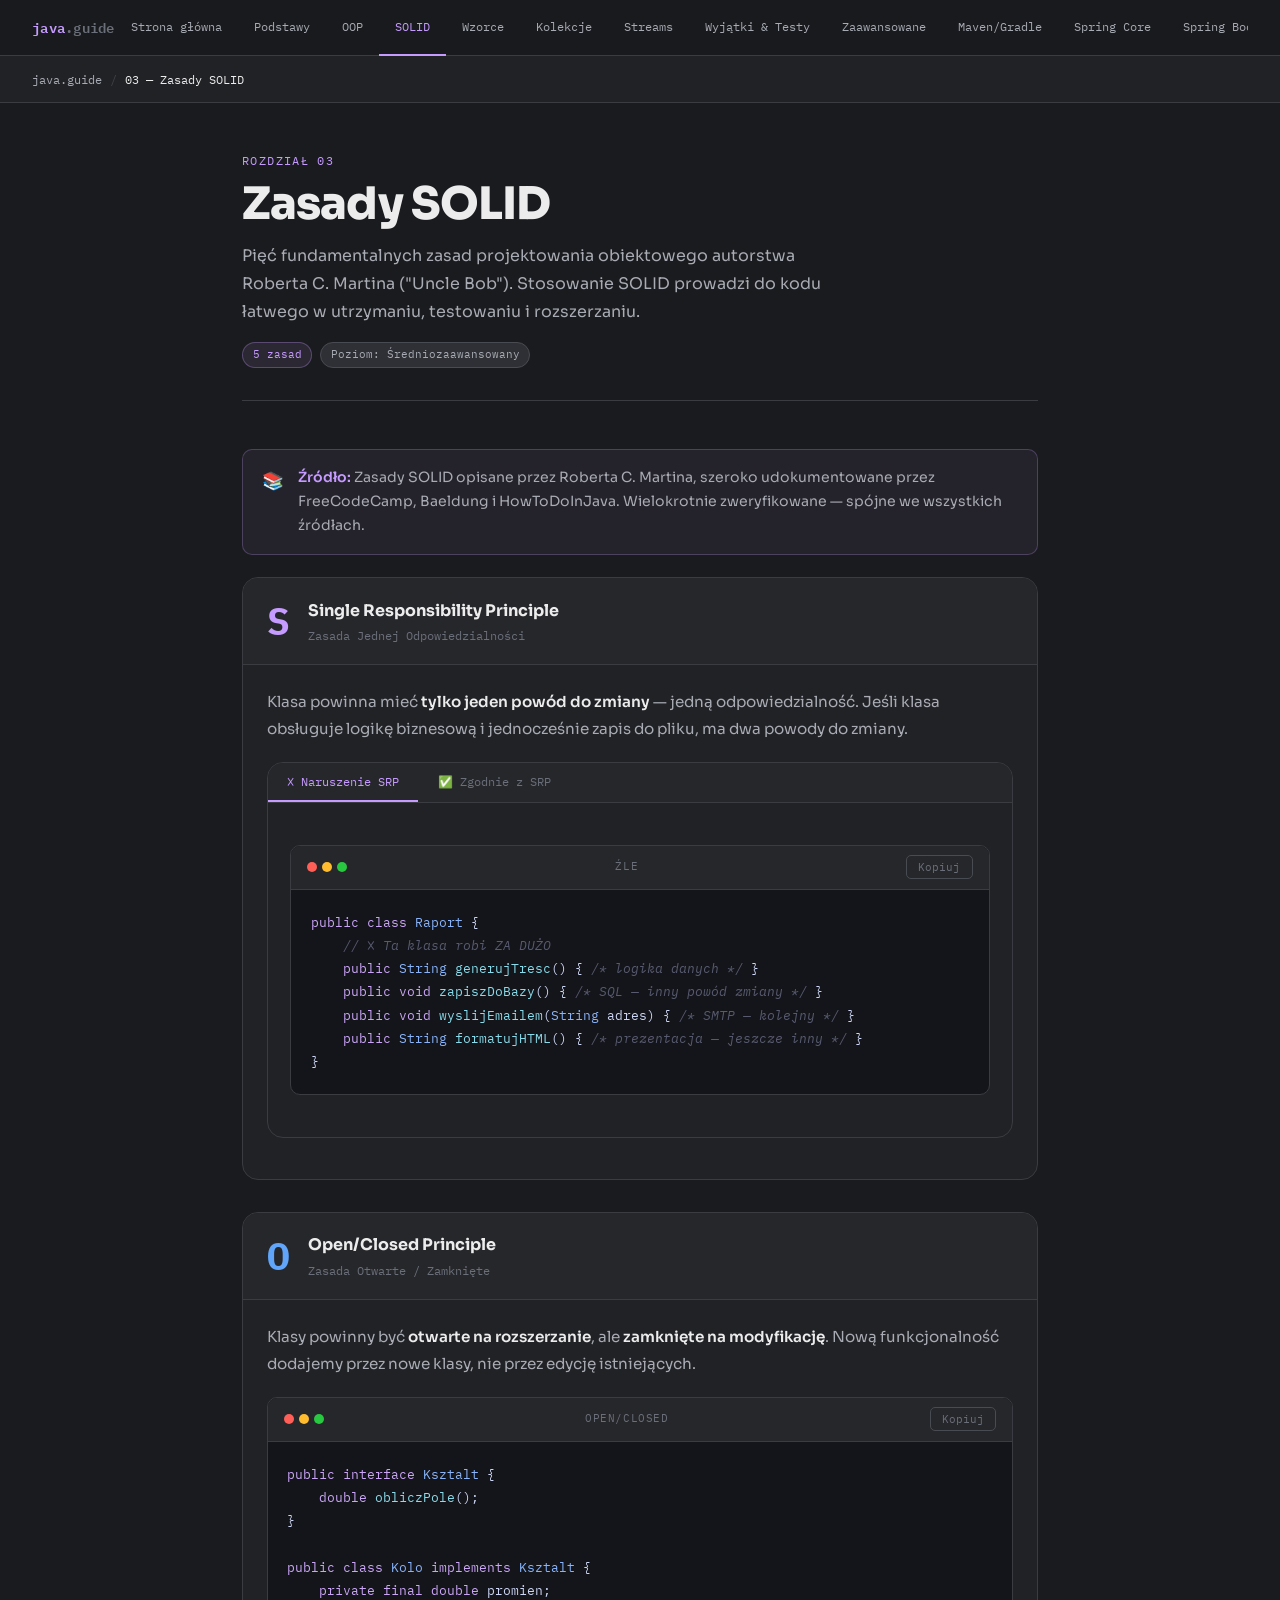
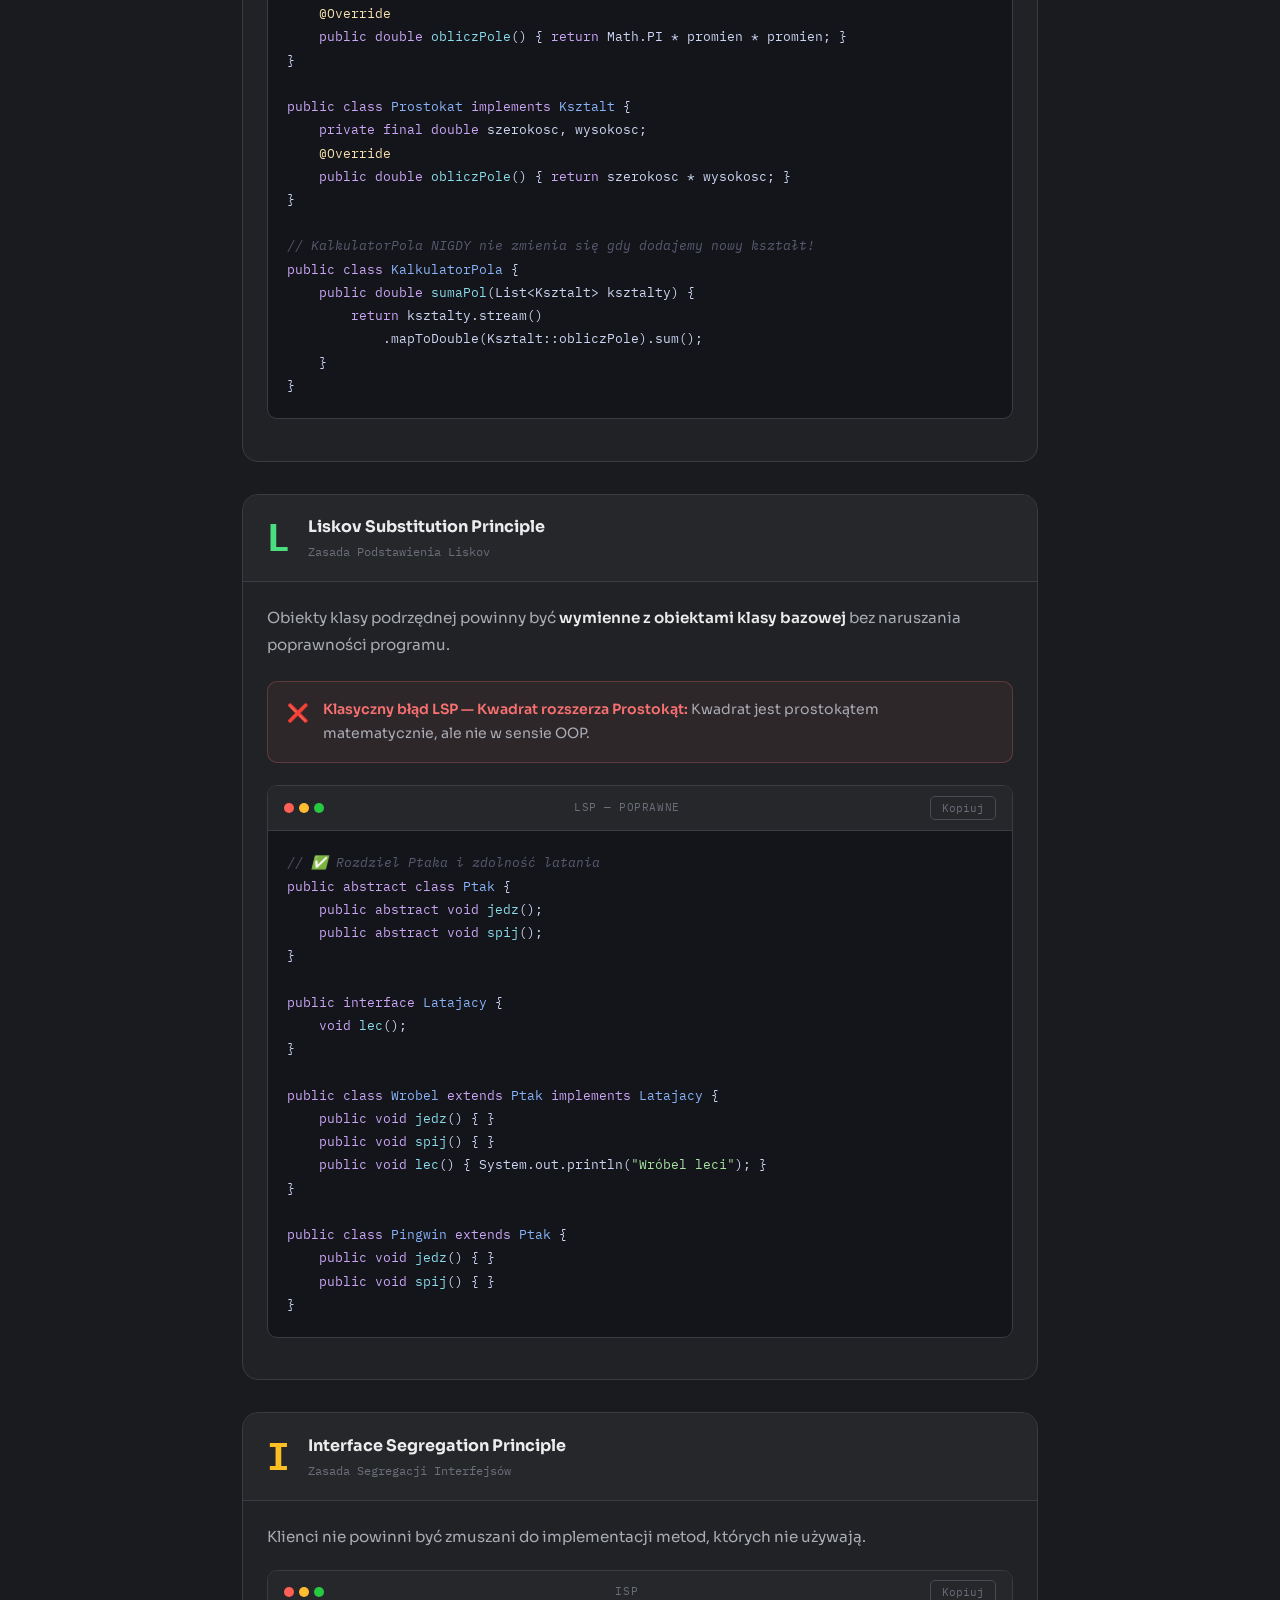
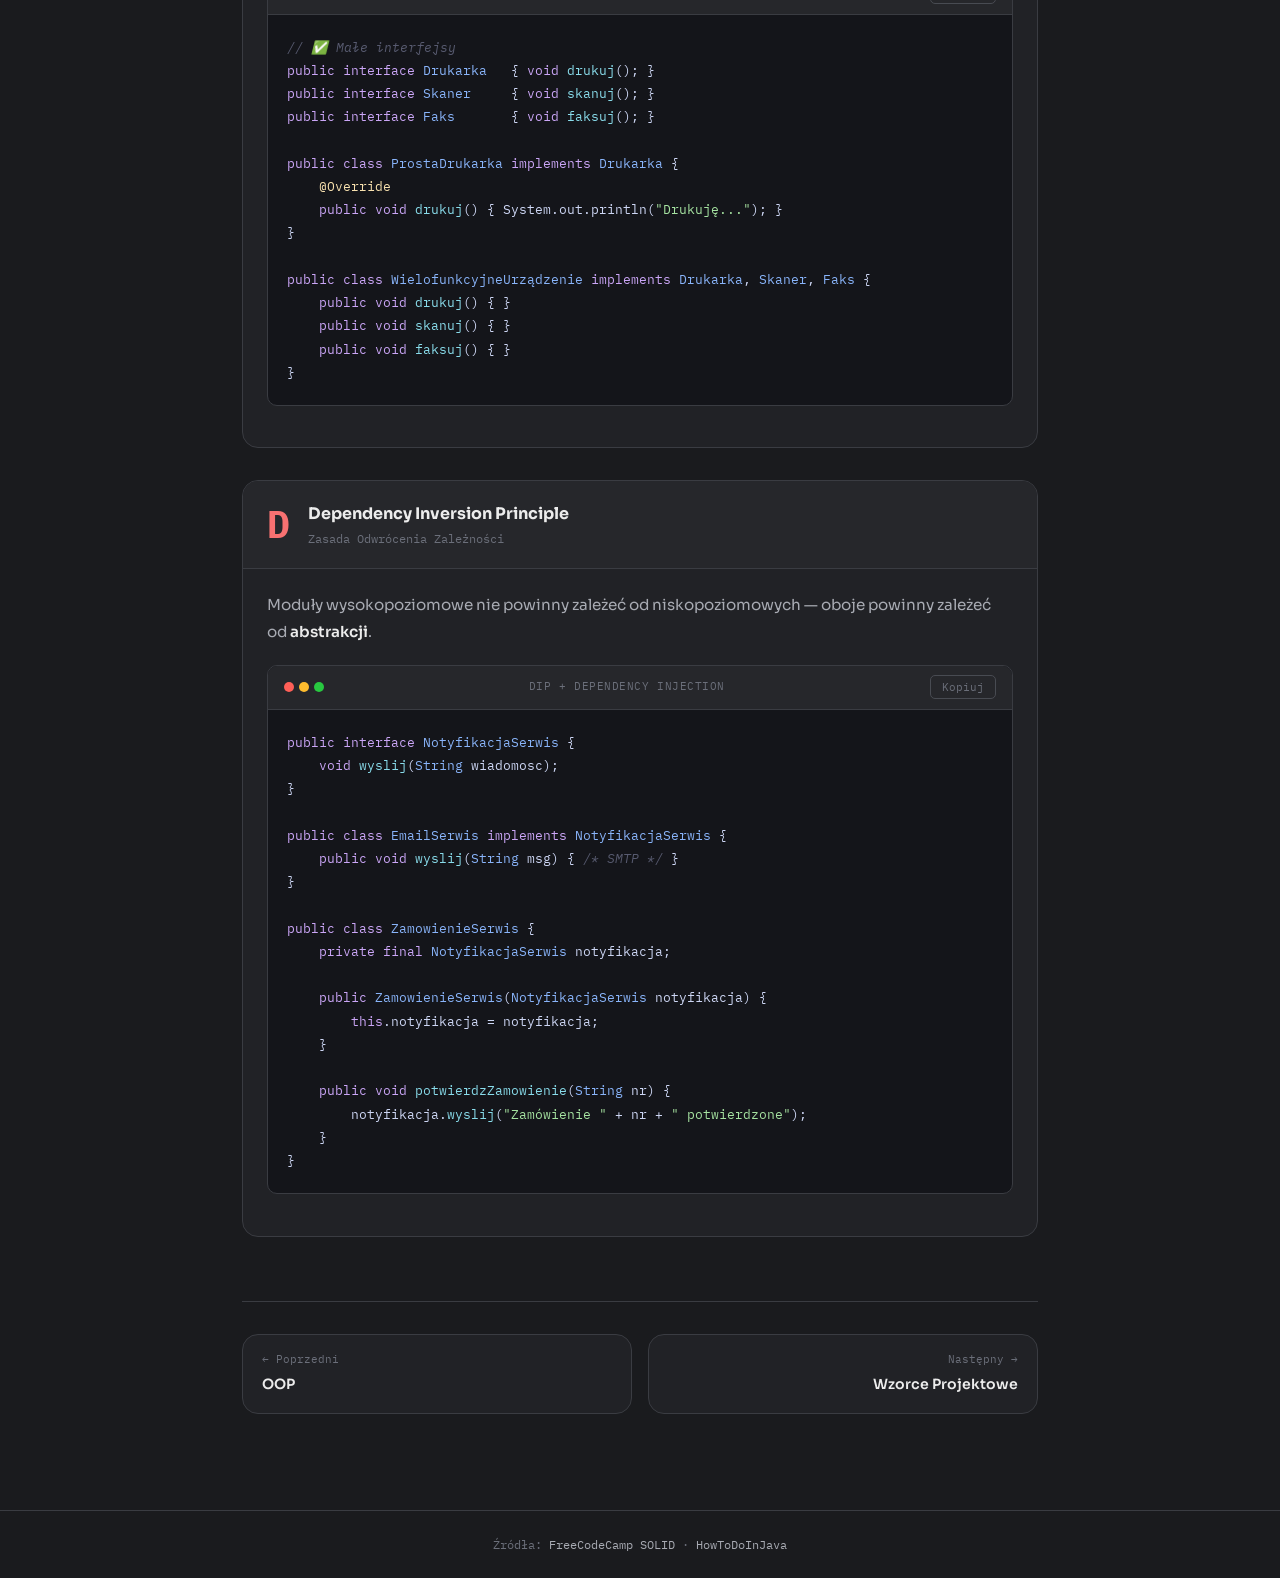
<file: 03-solid.html>
<!DOCTYPE html>
<html lang="pl">
<head>
<meta charset="UTF-8">
<meta name="viewport" content="width=device-width, initial-scale=1.0">
<title>03 — Zasady SOLID | java.guide</title>
<meta name="description" content="Zasady SOLID w Javie — Single Responsibility, Open/Closed, Liskov, Interface Segregation, Dependency Inversion z przykładami kodu.">
<meta property="og:title" content="03 — Zasady SOLID | java.guide">
<meta property="og:description" content="Pięć zasad SOLID w Javie z przykładami dobrego i złego kodu.">
<meta property="og:type" content="website">
<meta property="og:site_name" content="java.guide">
<link rel="stylesheet" href="style.css">
<style>
.solid-card{background:var(--bg2);border:1px solid var(--border);border-radius:var(--radius-lg);overflow:hidden;margin-bottom:2rem}
.solid-header{display:flex;align-items:center;gap:1.1rem;padding:1.2rem 1.5rem;border-bottom:1px solid var(--border);background:var(--bg3)}
.solid-letter{font-family:var(--mono);font-size:2.4rem;font-weight:700;line-height:1;color:var(--accent)}
.solid-name{font-size:1rem;font-weight:700}
.solid-sub{font-family:var(--mono);font-size:.72rem;color:var(--text3);margin-top:.15rem}
.solid-body{padding:1.4rem 1.5rem}
</style>
</head>
<body>
<nav class="topnav">
  <div class="topnav-logo">java<span>.guide</span></div>
  <div class="topnav-links">
    <a href="index.html">Strona główna</a>
    <a href="01-podstawy.html">Podstawy</a>
    <a href="02-oop.html">OOP</a>
    <a href="03-solid.html" class="active">SOLID</a>
    <a href="04-wzorce.html">Wzorce</a>
    <a href="05-collections.html">Kolekcje</a>
    <a href="06-streams.html">Streams</a>
    <a href="07-wyjatki-testy.html">Wyjątki &amp; Testy</a>
    <a href="08-zaawansowane.html">Zaawansowane</a>
    <a href="09-maven-gradle.html">Maven/Gradle</a>
    <a href="10-spring-core.html">Spring Core</a>
    <a href="11-spring-boot.html">Spring Boot</a>
    <a href="12-jpa.html">JPA</a>
    <a href="13-security.html">Security</a>
  </div>
</nav>
<div class="breadcrumb">
  <a href="index.html">java.guide</a><span class="sep">/</span>
  <span class="current">03 — Zasady SOLID</span>
</div>
<main class="page-wrap">
  <header class="chapter-header">
    <div class="chapter-num">ROZDZIAŁ 03</div>
    <h1 class="chapter-title">Zasady SOLID</h1>
    <p class="chapter-desc">Pięć fundamentalnych zasad projektowania obiektowego autorstwa Roberta C. Martina ("Uncle Bob"). Stosowanie SOLID prowadzi do kodu łatwego w utrzymaniu, testowaniu i rozszerzaniu.</p>
    <div style="display:flex;gap:.5rem;flex-wrap:wrap;margin-top:1rem">
      <span class="badge purple">5 zasad</span>
      <span class="badge">Poziom: Średnio­zaawansowany</span>
    </div>
  </header>

  <div class="callout tip">
    <div class="callout-icon">📚</div>
    <div class="callout-body"><strong>Źródło:</strong> Zasady SOLID opisane przez Roberta C. Martina, szeroko udokumentowane przez FreeCodeCamp, Baeldung i HowToDoInJava. Wielokrotnie zweryfikowane — spójne we wszystkich źródłach.</div>
  </div>

  <!-- S -->
  <div class="solid-card">
    <div class="solid-header">
      <div class="solid-letter">S</div>
      <div>
        <div class="solid-name">Single Responsibility Principle</div>
        <div class="solid-sub">Zasada Jednej Odpowiedzialności</div>
      </div>
    </div>
    <div class="solid-body">
      <p class="prose">Klasa powinna mieć <strong>tylko jeden powód do zmiany</strong> — jedną odpowiedzialność. Jeśli klasa obsługuje logikę biznesową i jednocześnie zapis do pliku, ma dwa powody do zmiany.</p>

      <div class="tabs-wrap">
        <div class="tab-bar">
          <button class="tab-btn active" onclick="tab(this,'s-bad'">❌ Naruszenie SRP</button>
          <button class="tab-btn" onclick="tab(this,'s-good'">✅ Zgodnie z SRP</button>
        </div>
        <div id="s-bad" class="tab-panel active">
          <div class="code-block">
            <div class="code-header"><div class="code-dots"><span class="dot-r"></span><span class="dot-y"></span><span class="dot-g"></span></div><span class="code-lang">Źle</span><button class="copy-btn" onclick="copyCode(this)">Kopiuj</button></div>
            <pre><span class="kw">public class</span> <span class="cl">Raport</span> {
    <span class="cm">// ❌ Ta klasa robi ZA DUŻO</span>
    <span class="kw">public</span> <span class="cl">String</span> <span class="mth">generujTresc</span>() { <span class="cm">/* logika danych */</span> }
    <span class="kw">public void</span> <span class="mth">zapiszDoBazy</span>() { <span class="cm">/* SQL — inny powód zmiany */</span> }
    <span class="kw">public void</span> <span class="mth">wyslijEmailem</span>(<span class="cl">String</span> adres) { <span class="cm">/* SMTP — kolejny */</span> }
    <span class="kw">public</span> <span class="cl">String</span> <span class="mth">formatujHTML</span>() { <span class="cm">/* prezentacja — jeszcze inny */</span> }
}</pre>
          </div>
        </div>
        <div id="s-good" class="tab-panel">
          <div class="code-block">
            <div class="code-header"><div class="code-dots"><span class="dot-r"></span><span class="dot-y"></span><span class="dot-g"></span></div><span class="code-lang">Dobrze</span><button class="copy-btn" onclick="copyCode(this)">Kopiuj</button></div>
            <pre><span class="cm">// ✅ Każda klasa = jedna odpowiedzialność</span>
<span class="kw">public class</span> <span class="cl">Raport</span> {
    <span class="kw">public</span> <span class="cl">String</span> <span class="mth">generujTresc</span>() { <span class="cm">/* tylko logika treści */</span> }
}

<span class="kw">public class</span> <span class="cl">RaportRepository</span> {
    <span class="kw">public void</span> <span class="mth">zapisz</span>(<span class="cl">Raport</span> r) { <span class="cm">/* tylko zapis do bazy */</span> }
}

<span class="kw">public class</span> <span class="cl">RaportMailer</span> {
    <span class="kw">public void</span> <span class="mth">wyslij</span>(<span class="cl">Raport</span> r, <span class="cl">String</span> adres) { <span class="cm">/* email */</span> }
}

<span class="kw">public class</span> <span class="cl">RaportHtmlFormatter</span> {
    <span class="kw">public</span> <span class="cl">String</span> <span class="mth">format</span>(<span class="cl">Raport</span> r) { <span class="cm">/* HTML */</span> }
}</pre>
          </div>
        </div>
      </div>
    </div>
  </div>

  <!-- O -->
  <div class="solid-card">
    <div class="solid-header">
      <div class="solid-letter" style="color:var(--blue)">O</div>
      <div>
        <div class="solid-name">Open/Closed Principle</div>
        <div class="solid-sub">Zasada Otwarte / Zamknięte</div>
      </div>
    </div>
    <div class="solid-body">
      <p class="prose">Klasy powinny być <strong>otwarte na rozszerzanie</strong>, ale <strong>zamknięte na modyfikację</strong>. Nową funkcjonalność dodajemy przez nowe klasy, nie przez edycję istniejących.</p>
      <div class="code-block">
        <div class="code-header"><div class="code-dots"><span class="dot-r"></span><span class="dot-y"></span><span class="dot-g"></span></div><span class="code-lang">Open/Closed</span><button class="copy-btn" onclick="copyCode(this)">Kopiuj</button></div>
        <pre><span class="kw">public interface</span> <span class="cl">Ksztalt</span> {
    <span class="kw">double</span> <span class="mth">obliczPole</span>();
}

<span class="kw">public class</span> <span class="cl">Kolo</span> <span class="kw">implements</span> <span class="cl">Ksztalt</span> {
    <span class="kw">private final double</span> promien;
    <span class="ann">@Override</span>
    <span class="kw">public double</span> <span class="mth">obliczPole</span>() { <span class="kw">return</span> Math.PI * promien * promien; }
}

<span class="kw">public class</span> <span class="cl">Prostokat</span> <span class="kw">implements</span> <span class="cl">Ksztalt</span> {
    <span class="kw">private final double</span> szerokosc, wysokosc;
    <span class="ann">@Override</span>
    <span class="kw">public double</span> <span class="mth">obliczPole</span>() { <span class="kw">return</span> szerokosc * wysokosc; }
}

<span class="cm">// KalkulatorPola NIGDY nie zmienia się gdy dodajemy nowy kształt!</span>
<span class="kw">public class</span> <span class="cl">KalkulatorPola</span> {
    <span class="kw">public double</span> <span class="mth">sumaPol</span>(List&lt;Ksztalt&gt; ksztalty) {
        <span class="kw">return</span> ksztalty.stream()
            .mapToDouble(Ksztalt::obliczPole).sum();
    }
}</pre>
      </div>
    </div>
  </div>

  <!-- L -->
  <div class="solid-card">
    <div class="solid-header">
      <div class="solid-letter" style="color:var(--green)">L</div>
      <div>
        <div class="solid-name">Liskov Substitution Principle</div>
        <div class="solid-sub">Zasada Podstawienia Liskov</div>
      </div>
    </div>
    <div class="solid-body">
      <p class="prose">Obiekty klasy podrzędnej powinny być <strong>wymienne z obiektami klasy bazowej</strong> bez naruszania poprawności programu.</p>
      <div class="callout bad">
        <div class="callout-icon">❌</div>
        <div class="callout-body"><strong>Klasyczny błąd LSP — Kwadrat rozszerza Prostokąt:</strong> Kwadrat jest prostokątem matematycznie, ale nie w sensie OOP.</div>
      </div>
      <div class="code-block">
        <div class="code-header"><div class="code-dots"><span class="dot-r"></span><span class="dot-y"></span><span class="dot-g"></span></div><span class="code-lang">LSP — poprawne</span><button class="copy-btn" onclick="copyCode(this)">Kopiuj</button></div>
        <pre><span class="cm">// ✅ Rozdziel Ptaka i zdolność latania</span>
<span class="kw">public abstract class</span> <span class="cl">Ptak</span> {
    <span class="kw">public abstract void</span> <span class="mth">jedz</span>();
    <span class="kw">public abstract void</span> <span class="mth">spij</span>();
}

<span class="kw">public interface</span> <span class="cl">Latajacy</span> {
    <span class="kw">void</span> <span class="mth">lec</span>();
}

<span class="kw">public class</span> <span class="cl">Wrobel</span> <span class="kw">extends</span> <span class="cl">Ptak</span> <span class="kw">implements</span> <span class="cl">Latajacy</span> {
    <span class="kw">public void</span> <span class="mth">jedz</span>() { }
    <span class="kw">public void</span> <span class="mth">spij</span>() { }
    <span class="kw">public void</span> <span class="mth">lec</span>() { System.out.println(<span class="str">"Wróbel leci"</span>); }
}

<span class="kw">public class</span> <span class="cl">Pingwin</span> <span class="kw">extends</span> <span class="cl">Ptak</span> {
    <span class="kw">public void</span> <span class="mth">jedz</span>() { }
    <span class="kw">public void</span> <span class="mth">spij</span>() { }
}</pre>
      </div>
    </div>
  </div>

  <!-- I -->
  <div class="solid-card">
    <div class="solid-header">
      <div class="solid-letter" style="color:var(--yellow)">I</div>
      <div>
        <div class="solid-name">Interface Segregation Principle</div>
        <div class="solid-sub">Zasada Segregacji Interfejsów</div>
      </div>
    </div>
    <div class="solid-body">
      <p class="prose">Klienci nie powinni być zmuszani do implementacji metod, których nie używają.</p>
      <div class="code-block">
        <div class="code-header"><div class="code-dots"><span class="dot-r"></span><span class="dot-y"></span><span class="dot-g"></span></div><span class="code-lang">ISP</span><button class="copy-btn" onclick="copyCode(this)">Kopiuj</button></div>
        <pre><span class="cm">// ✅ Małe interfejsy</span>
<span class="kw">public interface</span> <span class="cl">Drukarka</span>   { <span class="kw">void</span> <span class="mth">drukuj</span>(); }
<span class="kw">public interface</span> <span class="cl">Skaner</span>     { <span class="kw">void</span> <span class="mth">skanuj</span>(); }
<span class="kw">public interface</span> <span class="cl">Faks</span>       { <span class="kw">void</span> <span class="mth">faksuj</span>(); }

<span class="kw">public class</span> <span class="cl">ProstaDrukarka</span> <span class="kw">implements</span> <span class="cl">Drukarka</span> {
    <span class="ann">@Override</span>
    <span class="kw">public void</span> <span class="mth">drukuj</span>() { System.out.println(<span class="str">"Drukuję..."</span>); }
}

<span class="kw">public class</span> <span class="cl">WielofunkcyjneUrządzenie</span> <span class="kw">implements</span> <span class="cl">Drukarka</span>, <span class="cl">Skaner</span>, <span class="cl">Faks</span> {
    <span class="kw">public void</span> <span class="mth">drukuj</span>() { }
    <span class="kw">public void</span> <span class="mth">skanuj</span>() { }
    <span class="kw">public void</span> <span class="mth">faksuj</span>() { }
}</pre>
      </div>
    </div>
  </div>

  <!-- D -->
  <div class="solid-card">
    <div class="solid-header">
      <div class="solid-letter" style="color:var(--red)">D</div>
      <div>
        <div class="solid-name">Dependency Inversion Principle</div>
        <div class="solid-sub">Zasada Odwrócenia Zależności</div>
      </div>
    </div>
    <div class="solid-body">
      <p class="prose">Moduły wysokopoziomowe nie powinny zależeć od niskopoziomowych — oboje powinny zależeć od <strong>abstrakcji</strong>.</p>
      <div class="code-block">
        <div class="code-header"><div class="code-dots"><span class="dot-r"></span><span class="dot-y"></span><span class="dot-g"></span></div><span class="code-lang">DIP + Dependency Injection</span><button class="copy-btn" onclick="copyCode(this)">Kopiuj</button></div>
        <pre><span class="kw">public interface</span> <span class="cl">NotyfikacjaSerwis</span> {
    <span class="kw">void</span> <span class="mth">wyslij</span>(<span class="cl">String</span> wiadomosc);
}

<span class="kw">public class</span> <span class="cl">EmailSerwis</span> <span class="kw">implements</span> <span class="cl">NotyfikacjaSerwis</span> {
    <span class="kw">public void</span> <span class="mth">wyslij</span>(<span class="cl">String</span> msg) { <span class="cm">/* SMTP */</span> }
}

<span class="kw">public class</span> <span class="cl">ZamowienieSerwis</span> {
    <span class="kw">private final</span> <span class="cl">NotyfikacjaSerwis</span> notyfikacja;

    <span class="kw">public</span> <span class="cl">ZamowienieSerwis</span>(<span class="cl">NotyfikacjaSerwis</span> notyfikacja) {
        <span class="kw">this</span>.notyfikacja = notyfikacja;
    }

    <span class="kw">public void</span> <span class="mth">potwierdzZamowienie</span>(<span class="cl">String</span> nr) {
        notyfikacja.<span class="mth">wyslij</span>(<span class="str">"Zamówienie "</span> + nr + <span class="str">" potwierdzone"</span>);
    }
}</pre>
      </div>
    </div>
  </div>

  <nav class="chapter-nav">
    <a href="02-oop.html"><div class="nav-dir">← Poprzedni</div><div class="nav-title">OOP</div></a>
    <a href="04-wzorce.html" class="next"><div class="nav-dir">Następny →</div><div class="nav-title">Wzorce Projektowe</div></a>
  </nav>
</main>
<footer class="site-footer">
  Źródła: <a href="https://freecodecamp.org/news/introduction-to-solid-principles/" target="_blank">FreeCodeCamp SOLID</a> ·
  <a href="https://howtodoinjava.com/best-practices/solid-principles/" target="_blank">HowToDoInJava</a>
</footer>
<script>
function copyCode(btn){const pre=btn.closest('.code-block').querySelector('pre');navigator.clipboard.writeText(pre.innerText).then(()=>{btn.textContent='Skopiowano!';btn.classList.add('ok');setTimeout(()=>{btn.textContent='Kopiuj';btn.classList.remove('ok')},2000)});}
function tab(btn,id){const wrap=btn.closest('.tabs-wrap');wrap.querySelectorAll('.tab-btn').forEach(b=>b.classList.remove('active'));wrap.querySelectorAll('.tab-panel').forEach(p=>p.classList.remove('active'));btn.classList.add('active');document.getElementById(id).classList.add('active');}
</script>
</body>
</html>
</file>
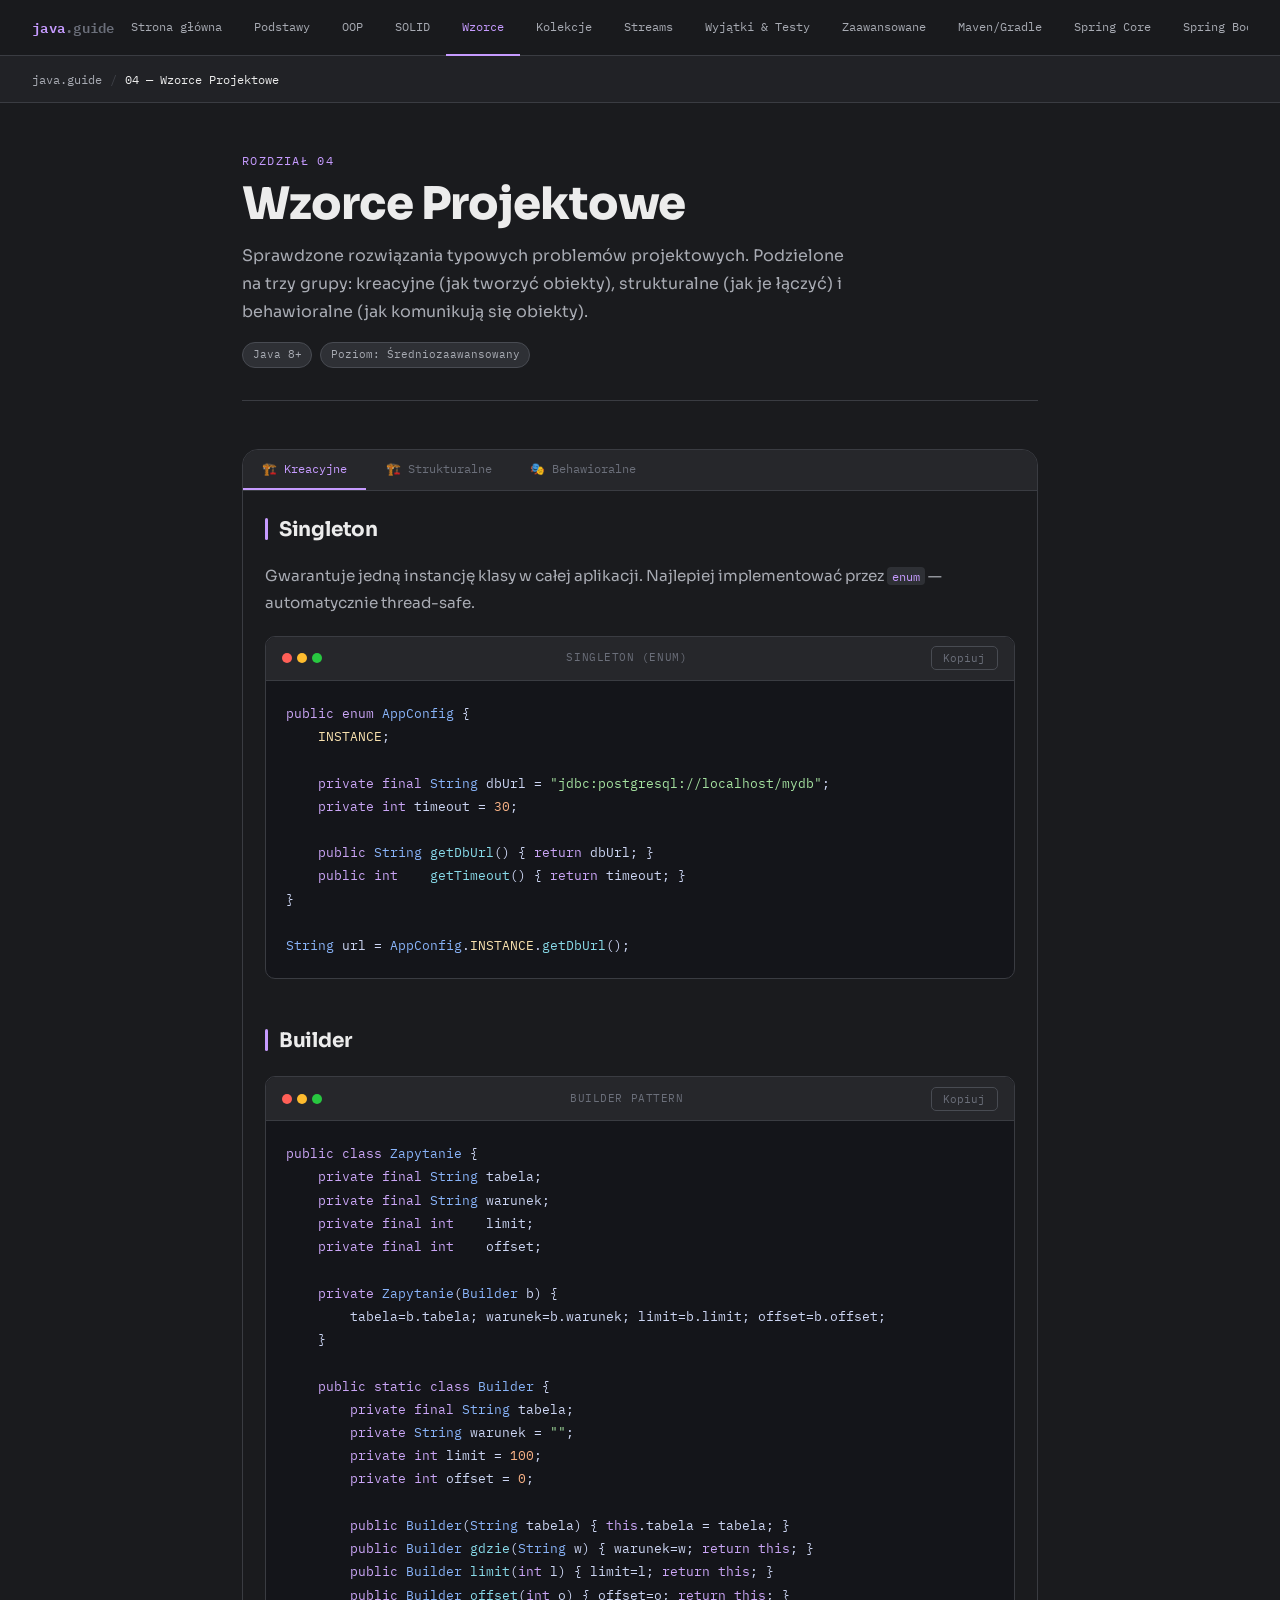
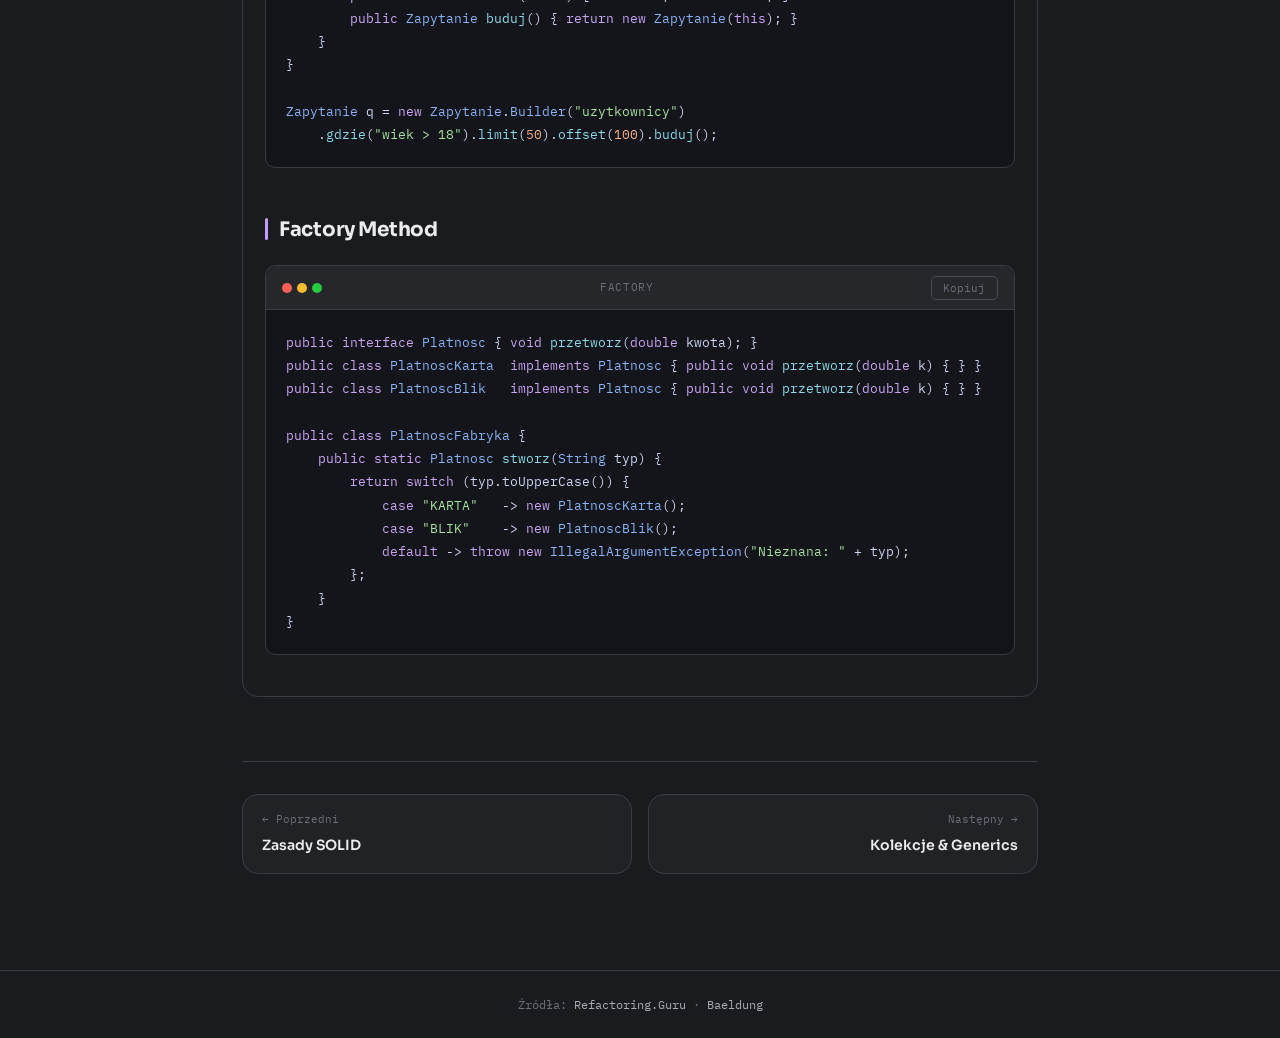
<file: 04-wzorce.html>
<!DOCTYPE html>
<html lang="pl">
<head>
<meta charset="UTF-8">
<meta name="viewport" content="width=device-width, initial-scale=1.0">
<title>04 — Wzorce Projektowe | java.guide</title>
<meta name="description" content="Wzorce projektowe w Javie — Singleton, Builder, Factory, Adapter, Decorator, Observer, Strategy. Kreacyjne, strukturalne i behawioralne.">
<meta property="og:title" content="04 — Wzorce Projektowe | java.guide">
<meta property="og:description" content="Singleton, Builder, Factory, Observer, Strategy i inne wzorce projektowe w Javie.">
<meta property="og:type" content="website">
<meta property="og:site_name" content="java.guide">
<link rel="stylesheet" href="style.css">
</head>
<body>
<nav class="topnav">
  <div class="topnav-logo">java<span>.guide</span></div>
  <div class="topnav-links">
    <a href="index.html">Strona główna</a><a href="01-podstawy.html">Podstawy</a><a href="02-oop.html">OOP</a><a href="03-solid.html">SOLID</a><a href="04-wzorce.html" class="active">Wzorce</a><a href="05-collections.html">Kolekcje</a><a href="06-streams.html">Streams</a><a href="07-wyjatki-testy.html">Wyjątki &amp; Testy</a><a href="08-zaawansowane.html">Zaawansowane</a><a href="09-maven-gradle.html">Maven/Gradle</a><a href="10-spring-core.html">Spring Core</a><a href="11-spring-boot.html">Spring Boot</a><a href="12-jpa.html">JPA</a><a href="13-security.html">Security</a>
  </div>
</nav>
<div class="breadcrumb"><a href="index.html">java.guide</a><span class="sep">/</span><span class="current">04 — Wzorce Projektowe</span></div>
<main class="page-wrap">
  <header class="chapter-header">
    <div class="chapter-num">ROZDZIAŁ 04</div>
    <h1 class="chapter-title">Wzorce Projektowe</h1>
    <p class="chapter-desc">Sprawdzone rozwiązania typowych problemów projektowych. Podzielone na trzy grupy: kreacyjne (jak tworzyć obiekty), strukturalne (jak je łączyć) i behawioralne (jak komunikują się obiekty).</p>
    <div style="display:flex;gap:.5rem;flex-wrap:wrap;margin-top:1rem">
      <span class="badge">Java 8+</span>
      <span class="badge">Poziom: Średnio­zaawansowany</span>
    </div>
  </header>

  <div class="tabs-wrap">
    <div class="tab-bar">
      <button class="tab-btn active" onclick="tab(this,'t-kre')">🏗️ Kreacyjne</button>
      <button class="tab-btn" onclick="tab(this,'t-str')">🏗️ Strukturalne</button>
      <button class="tab-btn" onclick="tab(this,'t-beh')">🎭 Behawioralne</button>
    </div>

    <!-- KREACYJNE -->
    <div id="t-kre" class="tab-panel active">
      <h2 class="section-title" style="margin-top:0">Singleton</h2>
      <p class="prose">Gwarantuje jedną instancję klasy w całej aplikacji. Najlepiej implementować przez <code>enum</code> — automatycznie thread-safe.</p>
      <div class="code-block">
        <div class="code-header"><div class="code-dots"><span class="dot-r"></span><span class="dot-y"></span><span class="dot-g"></span></div><span class="code-lang">Singleton (Enum)</span><button class="copy-btn" onclick="copyCode(this)">Kopiuj</button></div>
        <pre><span class="kw">public enum</span> <span class="cl">AppConfig</span> {
    <span class="ann">INSTANCE</span>;

    <span class="kw">private final</span> <span class="cl">String</span> dbUrl = <span class="str">"jdbc:postgresql://localhost/mydb"</span>;
    <span class="kw">private int</span> timeout = <span class="num">30</span>;

    <span class="kw">public</span> <span class="cl">String</span> <span class="mth">getDbUrl</span>() { <span class="kw">return</span> dbUrl; }
    <span class="kw">public int</span>    <span class="mth">getTimeout</span>() { <span class="kw">return</span> timeout; }
}

<span class="cl">String</span> url = <span class="cl">AppConfig</span>.<span class="ann">INSTANCE</span>.<span class="mth">getDbUrl</span>();</pre>
      </div>

      <h2 class="section-title">Builder</h2>
      <div class="code-block">
        <div class="code-header"><div class="code-dots"><span class="dot-r"></span><span class="dot-y"></span><span class="dot-g"></span></div><span class="code-lang">Builder Pattern</span><button class="copy-btn" onclick="copyCode(this)">Kopiuj</button></div>
        <pre><span class="kw">public class</span> <span class="cl">Zapytanie</span> {
    <span class="kw">private final</span> <span class="cl">String</span> tabela;
    <span class="kw">private final</span> <span class="cl">String</span> warunek;
    <span class="kw">private final</span> <span class="kw">int</span>    limit;
    <span class="kw">private final</span> <span class="kw">int</span>    offset;

    <span class="kw">private</span> <span class="cl">Zapytanie</span>(<span class="cl">Builder</span> b) {
        tabela=b.tabela; warunek=b.warunek; limit=b.limit; offset=b.offset;
    }

    <span class="kw">public static class</span> <span class="cl">Builder</span> {
        <span class="kw">private final</span> <span class="cl">String</span> tabela;
        <span class="kw">private</span> <span class="cl">String</span> warunek = <span class="str">""</span>;
        <span class="kw">private int</span> limit = <span class="num">100</span>;
        <span class="kw">private int</span> offset = <span class="num">0</span>;

        <span class="kw">public</span> <span class="cl">Builder</span>(<span class="cl">String</span> tabela) { <span class="kw">this</span>.tabela = tabela; }
        <span class="kw">public</span> <span class="cl">Builder</span> <span class="mth">gdzie</span>(<span class="cl">String</span> w) { warunek=w; <span class="kw">return this</span>; }
        <span class="kw">public</span> <span class="cl">Builder</span> <span class="mth">limit</span>(<span class="kw">int</span> l) { limit=l; <span class="kw">return this</span>; }
        <span class="kw">public</span> <span class="cl">Builder</span> <span class="mth">offset</span>(<span class="kw">int</span> o) { offset=o; <span class="kw">return this</span>; }
        <span class="kw">public</span> <span class="cl">Zapytanie</span> <span class="mth">buduj</span>() { <span class="kw">return new</span> <span class="cl">Zapytanie</span>(<span class="kw">this</span>); }
    }
}

<span class="cl">Zapytanie</span> q = <span class="kw">new</span> <span class="cl">Zapytanie</span>.<span class="cl">Builder</span>(<span class="str">"uzytkownicy"</span>)
    .<span class="mth">gdzie</span>(<span class="str">"wiek &gt; 18"</span>).<span class="mth">limit</span>(<span class="num">50</span>).<span class="mth">offset</span>(<span class="num">100</span>).<span class="mth">buduj</span>();</pre>
      </div>

      <h2 class="section-title">Factory Method</h2>
      <div class="code-block">
        <div class="code-header"><div class="code-dots"><span class="dot-r"></span><span class="dot-y"></span><span class="dot-g"></span></div><span class="code-lang">Factory</span><button class="copy-btn" onclick="copyCode(this)">Kopiuj</button></div>
        <pre><span class="kw">public interface</span> <span class="cl">Platnosc</span> { <span class="kw">void</span> <span class="mth">przetworz</span>(<span class="kw">double</span> kwota); }
<span class="kw">public class</span> <span class="cl">PlatnoscKarta</span>  <span class="kw">implements</span> <span class="cl">Platnosc</span> { <span class="kw">public void</span> <span class="mth">przetworz</span>(<span class="kw">double</span> k) { } }
<span class="kw">public class</span> <span class="cl">PlatnoscBlik</span>   <span class="kw">implements</span> <span class="cl">Platnosc</span> { <span class="kw">public void</span> <span class="mth">przetworz</span>(<span class="kw">double</span> k) { } }

<span class="kw">public class</span> <span class="cl">PlatnoscFabryka</span> {
    <span class="kw">public static</span> <span class="cl">Platnosc</span> <span class="mth">stworz</span>(<span class="cl">String</span> typ) {
        <span class="kw">return switch</span> (typ.toUpperCase()) {
            <span class="kw">case</span> <span class="str">"KARTA"</span>   -> <span class="kw">new</span> <span class="cl">PlatnoscKarta</span>();
            <span class="kw">case</span> <span class="str">"BLIK"</span>    -> <span class="kw">new</span> <span class="cl">PlatnoscBlik</span>();
            <span class="kw">default</span> -> <span class="kw">throw new</span> <span class="cl">IllegalArgumentException</span>(<span class="str">"Nieznana: "</span> + typ);
        };
    }
}</pre>
      </div>
    </div>

    <!-- STRUKTURALNE -->
    <div id="t-str" class="tab-panel">
      <h2 class="section-title" style="margin-top:0">Adapter</h2>
      <div class="code-block">
        <div class="code-header"><div class="code-dots"><span class="dot-r"></span><span class="dot-y"></span><span class="dot-g"></span></div><span class="code-lang">Adapter</span><button class="copy-btn" onclick="copyCode(this)">Kopiuj</button></div>
        <pre><span class="kw">public interface</span> <span class="cl">Logger</span> {
    <span class="kw">void</span> <span class="mth">log</span>(<span class="cl">String</span> poziom, <span class="cl">String</span> wiadomosc);
}

<span class="kw">public class</span> <span class="cl">StaraAplikacjaLogger</span> {
    <span class="kw">public void</span> <span class="mth">pisz</span>(<span class="kw">int</span> kod, <span class="cl">String</span> tekst) { }
}

<span class="kw">public class</span> <span class="cl">LoggerAdapter</span> <span class="kw">implements</span> <span class="cl">Logger</span> {
    <span class="kw">private final</span> <span class="cl">StaraAplikacjaLogger</span> stary;
    <span class="kw">public</span> <span class="cl">LoggerAdapter</span>(<span class="cl">StaraAplikacjaLogger</span> s) { <span class="kw">this</span>.stary = s; }

    <span class="ann">@Override</span>
    <span class="kw">public void</span> <span class="mth">log</span>(<span class="cl">String</span> poziom, <span class="cl">String</span> wiadomosc) {
        <span class="kw">int</span> kod = poziom.equals(<span class="str">"ERROR"</span>) ? <span class="num">3</span> : poziom.equals(<span class="str">"WARN"</span>) ? <span class="num">2</span> : <span class="num">1</span>;
        stary.<span class="mth">pisz</span>(kod, wiadomosc);
    }
}</pre>
      </div>

      <h2 class="section-title">Decorator</h2>
      <div class="code-block">
        <div class="code-header"><div class="code-dots"><span class="dot-r"></span><span class="dot-y"></span><span class="dot-g"></span></div><span class="code-lang">Decorator</span><button class="copy-btn" onclick="copyCode(this)">Kopiuj</button></div>
        <pre><span class="kw">public interface</span> <span class="cl">TextProcessor</span> { <span class="cl">String</span> <span class="mth">process</span>(<span class="cl">String</span> text); }

<span class="kw">public class</span> <span class="cl">PlainProcessor</span> <span class="kw">implements</span> <span class="cl">TextProcessor</span> {
    <span class="kw">public</span> <span class="cl">String</span> <span class="mth">process</span>(<span class="cl">String</span> t) { <span class="kw">return</span> t; }
}

<span class="kw">public class</span> <span class="cl">UpperCaseDecorator</span> <span class="kw">implements</span> <span class="cl">TextProcessor</span> {
    <span class="kw">private final</span> <span class="cl">TextProcessor</span> wrapped;
    <span class="kw">public</span> <span class="cl">UpperCaseDecorator</span>(<span class="cl">TextProcessor</span> w) { wrapped = w; }
    <span class="kw">public</span> <span class="cl">String</span> <span class="mth">process</span>(<span class="cl">String</span> t) { <span class="kw">return</span> wrapped.<span class="mth">process</span>(t).<span class="mth">toUpperCase</span>(); }
}

<span class="cl">TextProcessor</span> proc = <span class="kw">new</span> <span class="cl">UpperCaseDecorator</span>(<span class="kw">new</span> <span class="cl">PlainProcessor</span>());
System.out.<span class="mth">println</span>(proc.<span class="mth">process</span>(<span class="str">"  hello  "</span>)); <span class="cm">// "  HELLO  "</span></pre>
      </div>
    </div>

    <!-- BEHAWIORALNE -->
    <div id="t-beh" class="tab-panel">
      <h2 class="section-title" style="margin-top:0">Observer</h2>
      <div class="code-block">
        <div class="code-header"><div class="code-dots"><span class="dot-r"></span><span class="dot-y"></span><span class="dot-g"></span></div><span class="code-lang">Observer</span><button class="copy-btn" onclick="copyCode(this)">Kopiuj</button></div>
        <pre><span class="kw">public interface</span> <span class="cl">Obserwator</span>&lt;<span class="cl">T</span>&gt; {
    <span class="kw">void</span> <span class="mth">onZdarzenie</span>(<span class="cl">T</span> zdarzenie);
}

<span class="kw">public class</span> <span class="cl">MagazynZdarzen</span>&lt;<span class="cl">T</span>&gt; {
    <span class="kw">private final</span> <span class="cl">List</span>&lt;<span class="cl">Obserwator</span>&lt;<span class="cl">T</span>&gt;&gt; obs = <span class="kw">new</span> <span class="cl">ArrayList</span>&lt;&gt;();

    <span class="kw">public void</span> <span class="mth">subscribe</span>(<span class="cl">Obserwator</span>&lt;<span class="cl">T</span>&gt; o)   { obs.<span class="mth">add</span>(o); }
    <span class="kw">public void</span> <span class="mth">unsubscribe</span>(<span class="cl">Obserwator</span>&lt;<span class="cl">T</span>&gt; o) { obs.<span class="mth">remove</span>(o); }
    <span class="kw">public void</span> <span class="mth">publish</span>(<span class="cl">T</span> zdarzenie) {
        obs.<span class="mth">forEach</span>(o -> o.<span class="mth">onZdarzenie</span>(zdarzenie));
    }
}

<span class="kw">var</span> bus = <span class="kw">new</span> <span class="cl">MagazynZdarzen</span>&lt;<span class="cl">String</span>&gt;();
bus.<span class="mth">subscribe</span>(e -> System.out.<span class="mth">println</span>(<span class="str">"Email: "</span> + e));
bus.<span class="mth">subscribe</span>(e -> System.out.<span class="mth">println</span>(<span class="str">"SMS: "</span> + e));
bus.<span class="mth">publish</span>(<span class="str">"Nowe zamówienie #42"</span>);</pre>
      </div>

      <h2 class="section-title">Strategy</h2>
      <div class="code-block">
        <div class="code-header"><div class="code-dots"><span class="dot-r"></span><span class="dot-y"></span><span class="dot-g"></span></div><span class="code-lang">Strategy</span><button class="copy-btn" onclick="copyCode(this)">Kopiuj</button></div>
        <pre><span class="ann">@FunctionalInterface</span>
<span class="kw">public interface</span> <span class="cl">StrategiaRabatu</span> {
    <span class="kw">double</span> <span class="mth">obliczCene</span>(<span class="kw">double</span> cena);
}

<span class="kw">public class</span> <span class="cl">KoszykZakupow</span> {
    <span class="kw">private</span> <span class="cl">StrategiaRabatu</span> strategia;
    <span class="kw">public void</span> <span class="mth">ustawStrategię</span>(<span class="cl">StrategiaRabatu</span> s) { strategia = s; }
    <span class="kw">public double</span> <span class="mth">oblicz</span>(<span class="kw">double</span> cena) { <span class="kw">return</span> strategia.<span class="mth">obliczCene</span>(cena); }
}

<span class="kw">var</span> koszyk = <span class="kw">new</span> <span class="cl">KoszykZakupow</span>();
koszyk.<span class="mth">ustawStrategię</span>(cena -> cena * <span class="num">0.9</span>); <span class="cm">// 10% rabat</span>
System.out.<span class="mth">println</span>(koszyk.<span class="mth">oblicz</span>(<span class="num">100.0</span>)); <span class="cm">// 90.0</span></pre>
      </div>
    </div>
  </div>

  <nav class="chapter-nav">
    <a href="03-solid.html"><div class="nav-dir">← Poprzedni</div><div class="nav-title">Zasady SOLID</div></a>
    <a href="05-collections.html" class="next"><div class="nav-dir">Następny →</div><div class="nav-title">Kolekcje &amp; Generics</div></a>
  </nav>
</main>
<footer class="site-footer">Źródła: <a href="https://refactoring.guru/design-patterns/java" target="_blank">Refactoring.Guru</a> · <a href="https://baeldung.com" target="_blank">Baeldung</a></footer>
<script>
function copyCode(btn){const pre=btn.closest('.code-block').querySelector('pre');navigator.clipboard.writeText(pre.innerText).then(()=>{btn.textContent='Skopiowano!';btn.classList.add('ok');setTimeout(()=>{btn.textContent='Kopiuj';btn.classList.remove('ok')},2000)});}
function tab(btn,id){const wrap=btn.closest('.tabs-wrap');wrap.querySelectorAll('.tab-btn').forEach(b=>b.classList.remove('active'));wrap.querySelectorAll('.tab-panel').forEach(p=>p.classList.remove('active'));btn.classList.add('active');document.getElementById(id).classList.add('active');}
</script>
</body>
</html>
</file>
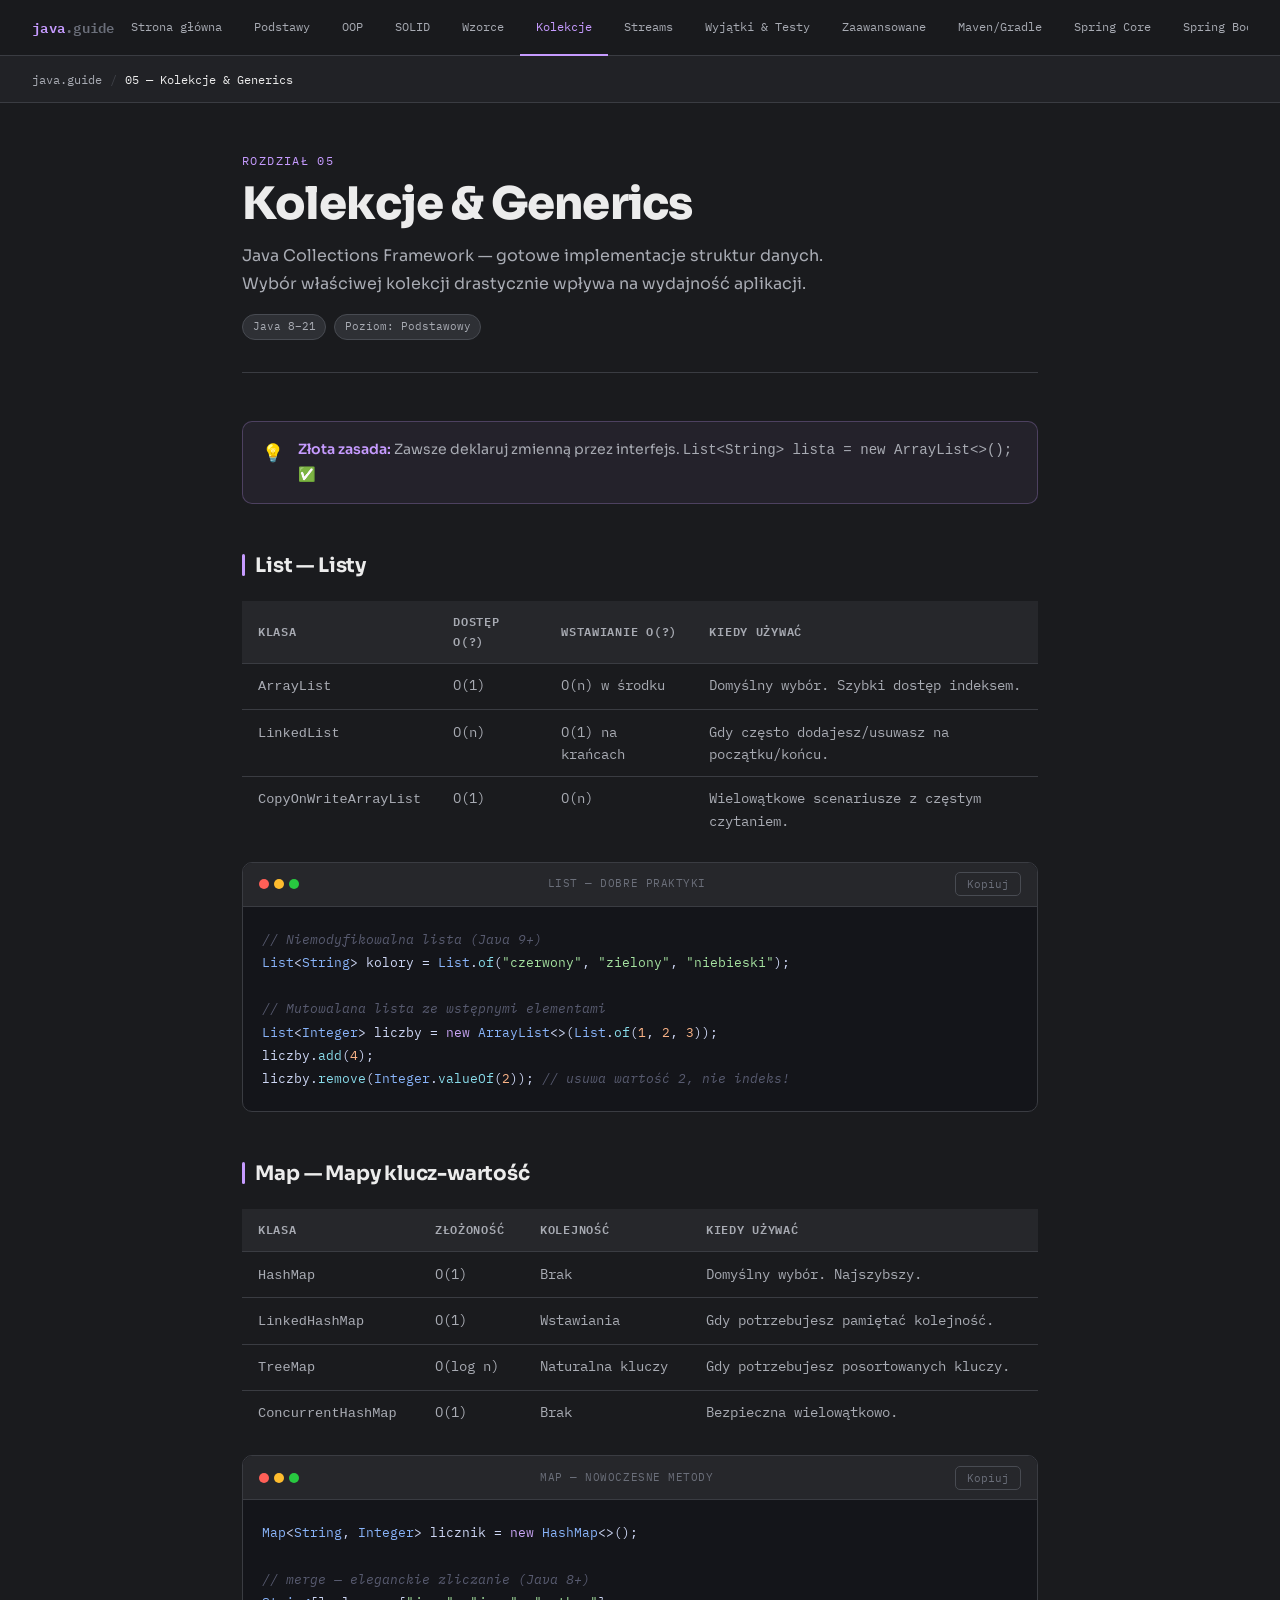
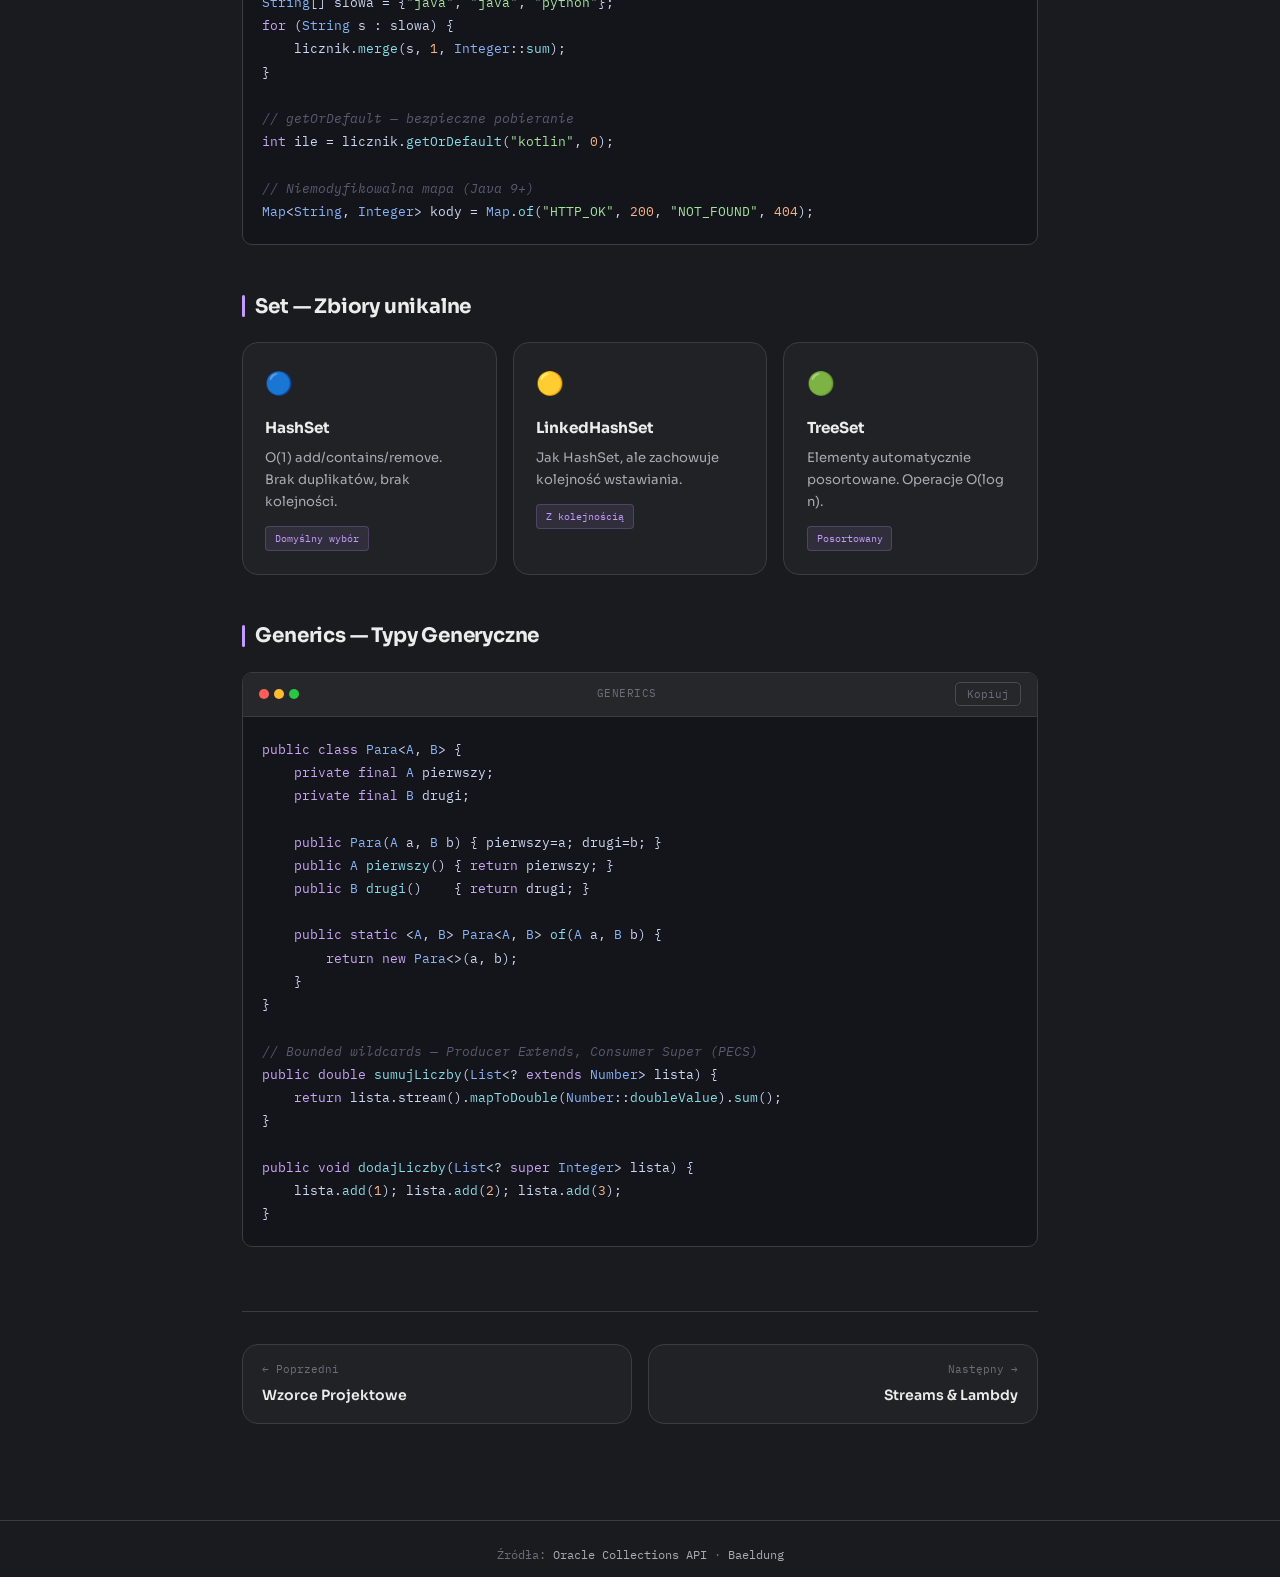
<file: 05-collections.html>
<!DOCTYPE html>
<html lang="pl">
<head>
<meta charset="UTF-8">
<meta name="viewport" content="width=device-width, initial-scale=1.0">
<title>05 — Kolekcje | java.guide</title>
<meta name="description" content="Kolekcje i Generics w Javie — List, Map, Set, Queue. ArrayList, HashMap, TreeMap, HashSet i typy generyczne z przykładami.">
<meta property="og:title" content="05 — Kolekcje &amp; Generics | java.guide">
<meta property="og:description" content="Java Collections Framework — List, Map, Set i typy generyczne z przykładami kodu.">
<meta property="og:type" content="website">
<meta property="og:site_name" content="java.guide">
<link rel="stylesheet" href="style.css">
</head>
<body>
<nav class="topnav">
  <div class="topnav-logo">java<span>.guide</span></div>
  <div class="topnav-links">
    <a href="index.html">Strona główna</a><a href="01-podstawy.html">Podstawy</a><a href="02-oop.html">OOP</a><a href="03-solid.html">SOLID</a><a href="04-wzorce.html">Wzorce</a><a href="05-collections.html" class="active">Kolekcje</a><a href="06-streams.html">Streams</a><a href="07-wyjatki-testy.html">Wyjątki &amp; Testy</a><a href="08-zaawansowane.html">Zaawansowane</a><a href="09-maven-gradle.html">Maven/Gradle</a><a href="10-spring-core.html">Spring Core</a><a href="11-spring-boot.html">Spring Boot</a><a href="12-jpa.html">JPA</a><a href="13-security.html">Security</a>
  </div>
</nav>
<div class="breadcrumb"><a href="index.html">java.guide</a><span class="sep">/</span><span class="current">05 — Kolekcje &amp; Generics</span></div>
<main class="page-wrap">
  <header class="chapter-header">
    <div class="chapter-num">ROZDZIAŁ 05</div>
    <h1 class="chapter-title">Kolekcje &amp; Generics</h1>
    <p class="chapter-desc">Java Collections Framework — gotowe implementacje struktur danych. Wybór właściwej kolekcji drastycznie wpływa na wydajność aplikacji.</p>
    <div style="display:flex;gap:.5rem;flex-wrap:wrap;margin-top:1rem">
      <span class="badge">Java 8–21</span>
      <span class="badge">Poziom: Podstawowy</span>
    </div>
  </header>

  <div class="callout tip">
    <div class="callout-icon">💡</div>
    <div class="callout-body"><strong>Złota zasada:</strong> Zawsze deklaruj zmienną przez interfejs. <code>List&lt;String&gt; lista = new ArrayList&lt;&gt;();</code> ✅</div>
  </div>

  <h2 class="section-title">List — Listy</h2>
  <div class="table-wrap">
    <table>
      <thead><tr><th>Klasa</th><th>Dostęp O(?)</th><th>Wstawianie O(?)</th><th>Kiedy używać</th></tr></thead>
      <tbody>
        <tr><td><code>ArrayList</code></td><td>O(1)</td><td>O(n) w środku</td><td>Domyślny wybór. Szybki dostęp indeksem.</td></tr>
        <tr><td><code>LinkedList</code></td><td>O(n)</td><td>O(1) na krańcach</td><td>Gdy często dodajesz/usuwasz na początku/końcu.</td></tr>
        <tr><td><code>CopyOnWriteArrayList</code></td><td>O(1)</td><td>O(n)</td><td>Wielowątkowe scenariusze z częstym czytaniem.</td></tr>
      </tbody>
    </table>
  </div>
  <div class="code-block">
    <div class="code-header"><div class="code-dots"><span class="dot-r"></span><span class="dot-y"></span><span class="dot-g"></span></div><span class="code-lang">List — dobre praktyki</span><button class="copy-btn" onclick="copyCode(this)">Kopiuj</button></div>
    <pre><span class="cm">// Niemodyfikowalna lista (Java 9+)</span>
<span class="cl">List</span>&lt;<span class="cl">String</span>&gt; kolory = <span class="cl">List</span>.<span class="mth">of</span>(<span class="str">"czerwony"</span>, <span class="str">"zielony"</span>, <span class="str">"niebieski"</span>);

<span class="cm">// Mutowalana lista ze wstępnymi elementami</span>
<span class="cl">List</span>&lt;<span class="cl">Integer</span>&gt; liczby = <span class="kw">new</span> <span class="cl">ArrayList</span>&lt;&gt;(<span class="cl">List</span>.<span class="mth">of</span>(<span class="num">1</span>, <span class="num">2</span>, <span class="num">3</span>));
liczby.<span class="mth">add</span>(<span class="num">4</span>);
liczby.<span class="mth">remove</span>(<span class="cl">Integer</span>.<span class="mth">valueOf</span>(<span class="num">2</span>)); <span class="cm">// usuwa wartość 2, nie indeks!</span></pre>
  </div>

  <h2 class="section-title">Map — Mapy klucz-wartość</h2>
  <div class="table-wrap">
    <table>
      <thead><tr><th>Klasa</th><th>Złożoność</th><th>Kolejność</th><th>Kiedy używać</th></tr></thead>
      <tbody>
        <tr><td><code>HashMap</code></td><td>O(1)</td><td>Brak</td><td>Domyślny wybór. Najszybszy.</td></tr>
        <tr><td><code>LinkedHashMap</code></td><td>O(1)</td><td>Wstawiania</td><td>Gdy potrzebujesz pamiętać kolejność.</td></tr>
        <tr><td><code>TreeMap</code></td><td>O(log n)</td><td>Naturalna kluczy</td><td>Gdy potrzebujesz posortowanych kluczy.</td></tr>
        <tr><td><code>ConcurrentHashMap</code></td><td>O(1)</td><td>Brak</td><td>Bezpieczna wielowątkowo.</td></tr>
      </tbody>
    </table>
  </div>
  <div class="code-block">
    <div class="code-header"><div class="code-dots"><span class="dot-r"></span><span class="dot-y"></span><span class="dot-g"></span></div><span class="code-lang">Map — nowoczesne metody</span><button class="copy-btn" onclick="copyCode(this)">Kopiuj</button></div>
    <pre><span class="cl">Map</span>&lt;<span class="cl">String</span>, <span class="cl">Integer</span>&gt; licznik = <span class="kw">new</span> <span class="cl">HashMap</span>&lt;&gt;();

<span class="cm">// merge — eleganckie zliczanie (Java 8+)</span>
<span class="cl">String</span>[] slowa = {<span class="str">"java"</span>, <span class="str">"java"</span>, <span class="str">"python"</span>};
<span class="kw">for</span> (<span class="cl">String</span> s : slowa) {
    licznik.<span class="mth">merge</span>(s, <span class="num">1</span>, <span class="cl">Integer</span>::<span class="mth">sum</span>);
}

<span class="cm">// getOrDefault — bezpieczne pobieranie</span>
<span class="kw">int</span> ile = licznik.<span class="mth">getOrDefault</span>(<span class="str">"kotlin"</span>, <span class="num">0</span>);

<span class="cm">// Niemodyfikowalna mapa (Java 9+)</span>
<span class="cl">Map</span>&lt;<span class="cl">String</span>, <span class="cl">Integer</span>&gt; kody = <span class="cl">Map</span>.<span class="mth">of</span>(<span class="str">"HTTP_OK"</span>, <span class="num">200</span>, <span class="str">"NOT_FOUND"</span>, <span class="num">404</span>);</pre>
  </div>

  <h2 class="section-title">Set — Zbiory unikalne</h2>
  <div class="cards">
    <div class="card"><div class="card-icon">🔵</div><div class="card-title">HashSet</div><div class="card-body">O(1) add/contains/remove. Brak duplikatów, brak kolejności.</div><div class="card-tag">Domyślny wybór</div></div>
    <div class="card"><div class="card-icon">🟡</div><div class="card-title">LinkedHashSet</div><div class="card-body">Jak HashSet, ale zachowuje kolejność wstawiania.</div><div class="card-tag">Z kolejnością</div></div>
    <div class="card"><div class="card-icon">🟢</div><div class="card-title">TreeSet</div><div class="card-body">Elementy automatycznie posortowane. Operacje O(log n).</div><div class="card-tag">Posortowany</div></div>
  </div>

  <h2 class="section-title">Generics — Typy Generyczne</h2>
  <div class="code-block">
    <div class="code-header"><div class="code-dots"><span class="dot-r"></span><span class="dot-y"></span><span class="dot-g"></span></div><span class="code-lang">Generics</span><button class="copy-btn" onclick="copyCode(this)">Kopiuj</button></div>
    <pre><span class="kw">public class</span> <span class="cl">Para</span>&lt;<span class="cl">A</span>, <span class="cl">B</span>&gt; {
    <span class="kw">private final</span> <span class="cl">A</span> pierwszy;
    <span class="kw">private final</span> <span class="cl">B</span> drugi;

    <span class="kw">public</span> <span class="cl">Para</span>(<span class="cl">A</span> a, <span class="cl">B</span> b) { pierwszy=a; drugi=b; }
    <span class="kw">public</span> <span class="cl">A</span> <span class="mth">pierwszy</span>() { <span class="kw">return</span> pierwszy; }
    <span class="kw">public</span> <span class="cl">B</span> <span class="mth">drugi</span>()    { <span class="kw">return</span> drugi; }

    <span class="kw">public static</span> &lt;<span class="cl">A</span>, <span class="cl">B</span>&gt; <span class="cl">Para</span>&lt;<span class="cl">A</span>, <span class="cl">B</span>&gt; <span class="mth">of</span>(<span class="cl">A</span> a, <span class="cl">B</span> b) {
        <span class="kw">return new</span> <span class="cl">Para</span>&lt;&gt;(a, b);
    }
}

<span class="cm">// Bounded wildcards — Producer Extends, Consumer Super (PECS)</span>
<span class="kw">public double</span> <span class="mth">sumujLiczby</span>(<span class="cl">List</span>&lt;? <span class="kw">extends</span> <span class="cl">Number</span>&gt; lista) {
    <span class="kw">return</span> lista.stream().<span class="mth">mapToDouble</span>(<span class="cl">Number</span>::<span class="mth">doubleValue</span>).<span class="mth">sum</span>();
}

<span class="kw">public void</span> <span class="mth">dodajLiczby</span>(<span class="cl">List</span>&lt;? <span class="kw">super</span> <span class="cl">Integer</span>&gt; lista) {
    lista.<span class="mth">add</span>(<span class="num">1</span>); lista.<span class="mth">add</span>(<span class="num">2</span>); lista.<span class="mth">add</span>(<span class="num">3</span>);
}</pre>
  </div>

  <nav class="chapter-nav">
    <a href="04-wzorce.html"><div class="nav-dir">← Poprzedni</div><div class="nav-title">Wzorce Projektowe</div></a>
    <a href="06-streams.html" class="next"><div class="nav-dir">Następny →</div><div class="nav-title">Streams &amp; Lambdy</div></a>
  </nav>
</main>
<footer class="site-footer">Źródła: <a href="https://docs.oracle.com/en/java/javase/21/docs/api/java.base/java/util/Collection.html" target="_blank">Oracle Collections API</a> · <a href="https://baeldung.com" target="_blank">Baeldung</a></footer>
<script>function copyCode(btn){const pre=btn.closest('.code-block').querySelector('pre');navigator.clipboard.writeText(pre.innerText).then(()=>{btn.textContent='Skopiowano!';btn.classList.add('ok';setTimeout(()=>{btn.textContent='Kopiuj';btn.classList.remove('ok')},2000)});}</script>
</body>
</html>
</file>
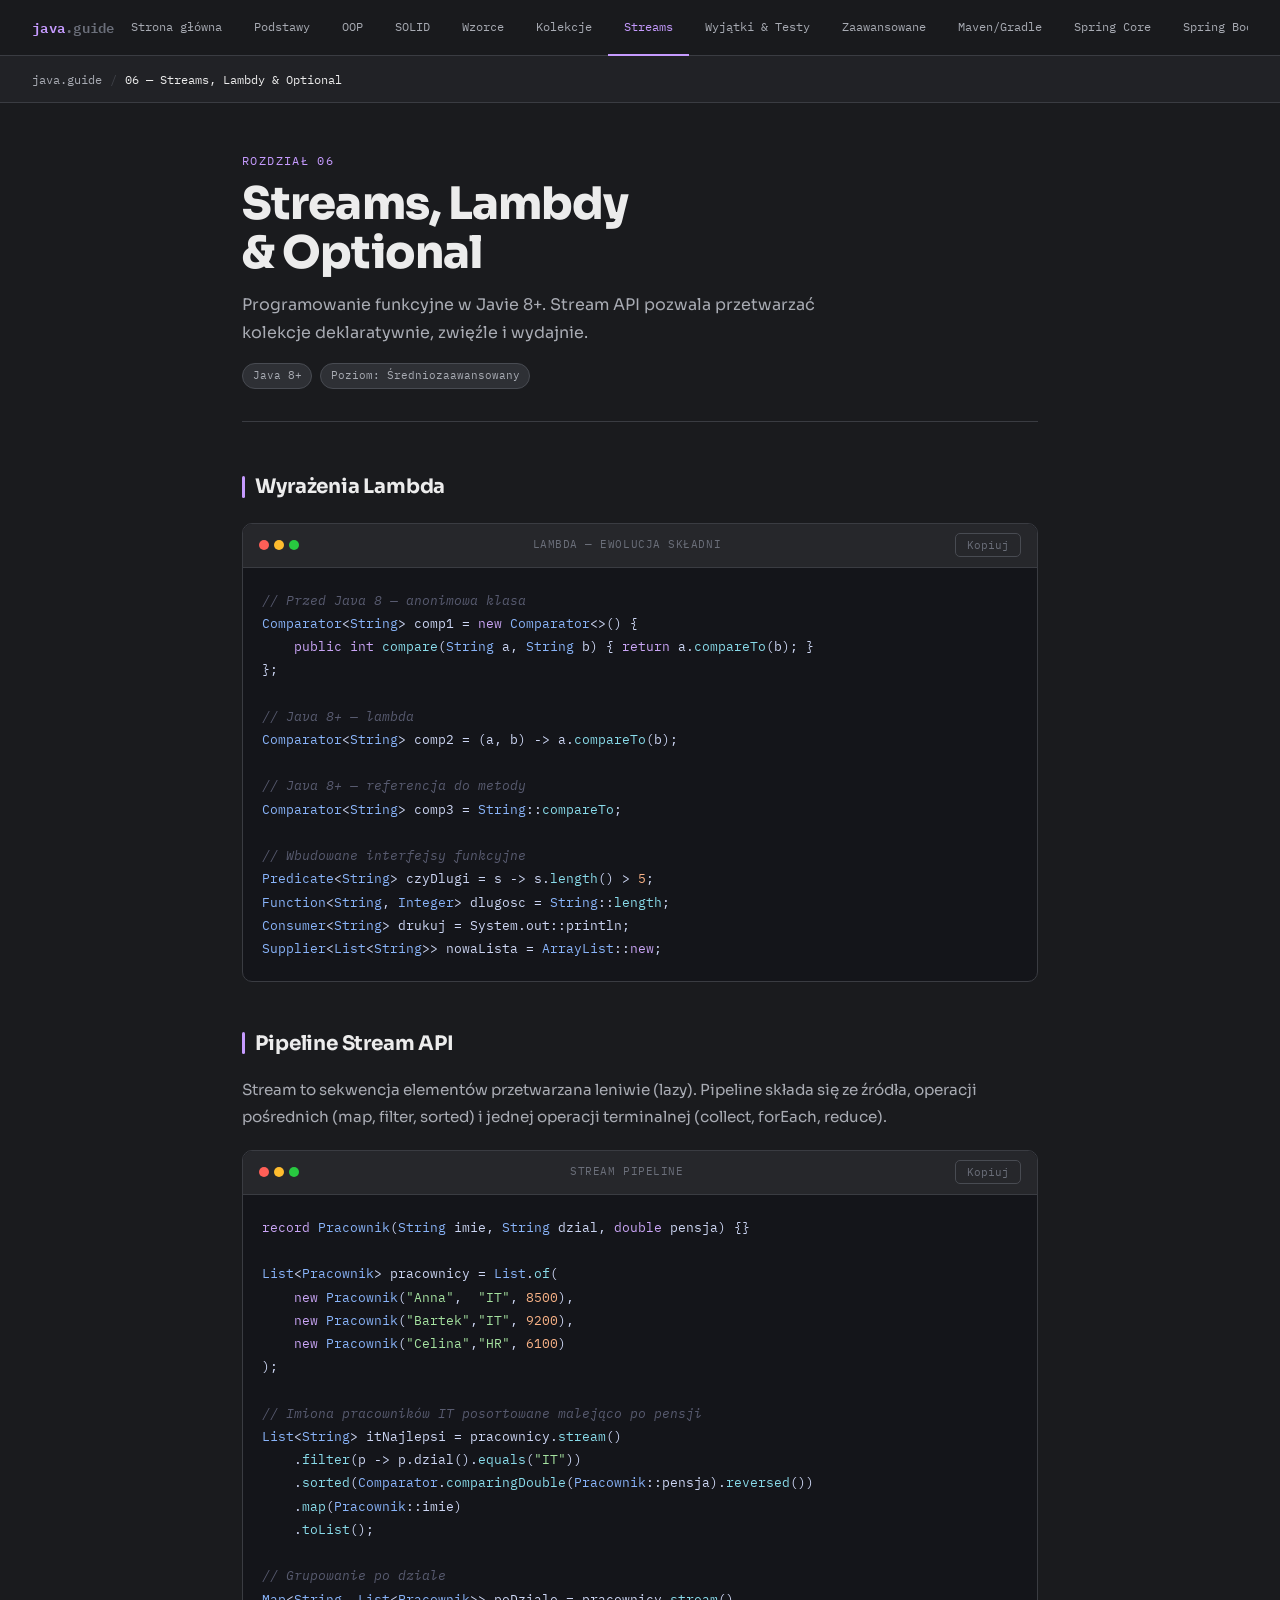
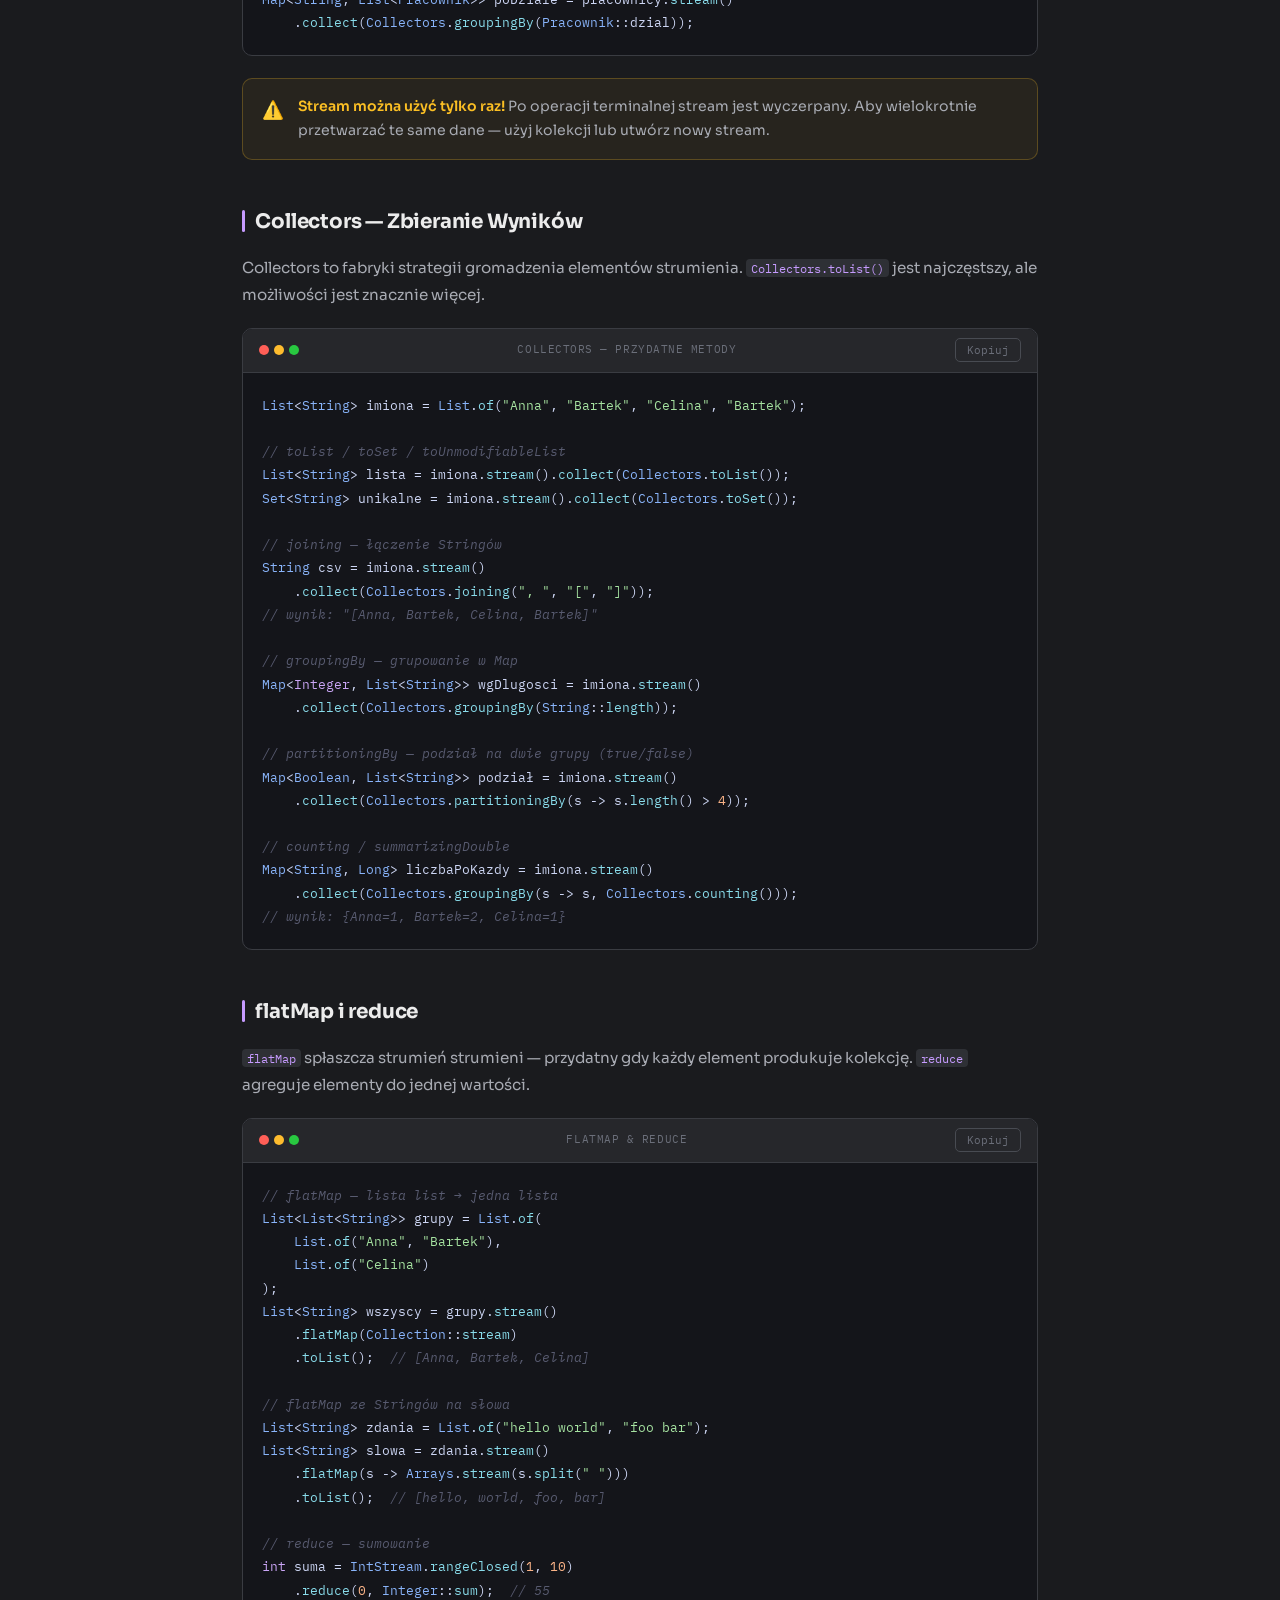
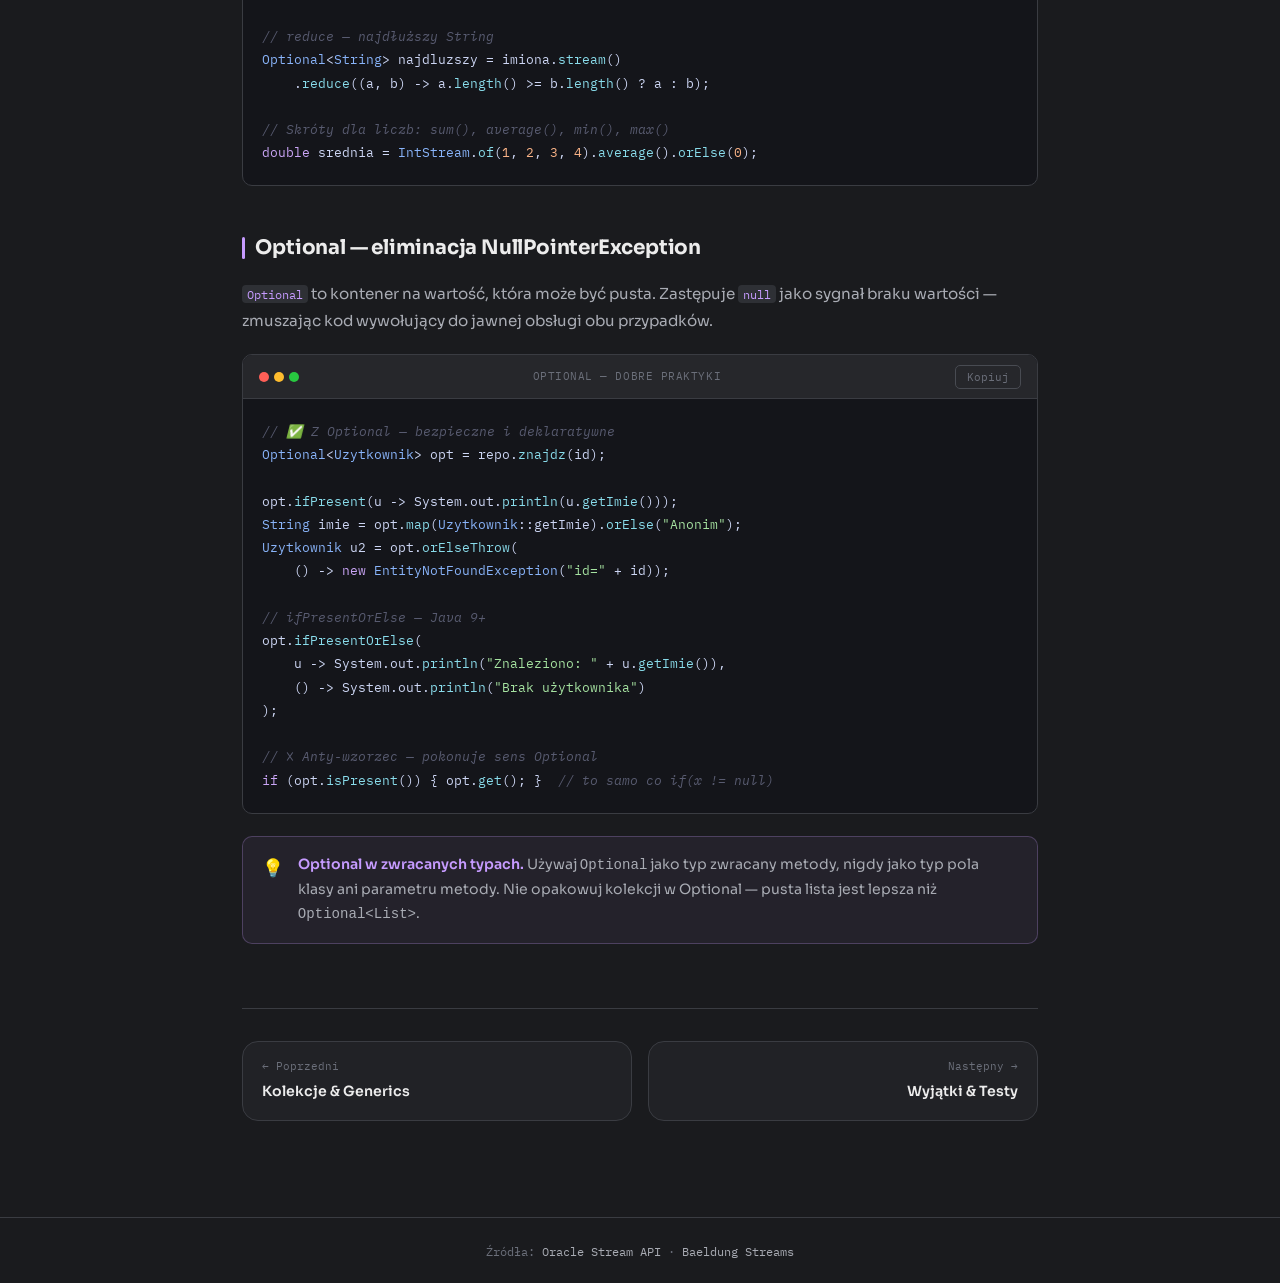
<file: 06-streams.html>
<!DOCTYPE html>
<html lang="pl">
<head>
<meta charset="UTF-8">
<meta name="viewport" content="width=device-width, initial-scale=1.0">
<title>06 — Streams &amp; Lambdy | java.guide</title>
<meta name="description" content="Stream API, lambdy i Optional w Javie 8+ — filtrowanie, mapowanie, Collectors, flatMap, reduce. Programowanie funkcyjne w praktyce.">
<meta property="og:title" content="06 — Streams, Lambdy &amp; Optional | java.guide">
<meta property="og:description" content="Stream API, lambdy i Optional w Javie 8+ — Collectors, flatMap i reduce.">
<meta property="og:type" content="website">
<meta property="og:site_name" content="java.guide">
<link rel="stylesheet" href="style.css">
</head>
<body>
<nav class="topnav">
  <div class="topnav-logo">java<span>.guide</span></div>
  <div class="topnav-links">
    <a href="index.html">Strona główna</a><a href="01-podstawy.html">Podstawy</a><a href="02-oop.html">OOP</a><a href="03-solid.html">SOLID</a><a href="04-wzorce.html">Wzorce</a><a href="05-collections.html">Kolekcje</a><a href="06-streams.html" class="active">Streams</a><a href="07-wyjatki-testy.html">Wyjątki &amp; Testy</a><a href="08-zaawansowane.html">Zaawansowane</a><a href="09-maven-gradle.html">Maven/Gradle</a><a href="10-spring-core.html">Spring Core</a><a href="11-spring-boot.html">Spring Boot</a><a href="12-jpa.html">JPA</a><a href="13-security.html">Security</a>
  </div>
</nav>
<div class="breadcrumb"><a href="index.html">java.guide</a><span class="sep">/</span><span class="current">06 — Streams, Lambdy &amp; Optional</span></div>
<main class="page-wrap">
  <header class="chapter-header">
    <div class="chapter-num">ROZDZIAŁ 06</div>
    <h1 class="chapter-title">Streams, Lambdy<br>&amp; Optional</h1>
    <p class="chapter-desc">Programowanie funkcyjne w Javie 8+. Stream API pozwala przetwarzać kolekcje deklaratywnie, zwięźle i wydajnie.</p>
    <div style="display:flex;gap:.5rem;flex-wrap:wrap;margin-top:1rem">
      <span class="badge">Java 8+</span>
      <span class="badge">Poziom: Średnio­zaawansowany</span>
    </div>
  </header>

  <h2 class="section-title">Wyrażenia Lambda</h2>
  <div class="code-block">
    <div class="code-header"><div class="code-dots"><span class="dot-r"></span><span class="dot-y"></span><span class="dot-g"></span></div><span class="code-lang">Lambda — ewolucja składni</span><button class="copy-btn" onclick="copyCode(this)">Kopiuj</button></div>
    <pre><span class="cm">// Przed Java 8 — anonimowa klasa</span>
<span class="cl">Comparator</span>&lt;<span class="cl">String</span>&gt; comp1 = <span class="kw">new</span> <span class="cl">Comparator</span>&lt;&gt;() {
    <span class="kw">public int</span> <span class="mth">compare</span>(<span class="cl">String</span> a, <span class="cl">String</span> b) { <span class="kw">return</span> a.<span class="mth">compareTo</span>(b); }
};

<span class="cm">// Java 8+ — lambda</span>
<span class="cl">Comparator</span>&lt;<span class="cl">String</span>&gt; comp2 = (a, b) -> a.<span class="mth">compareTo</span>(b);

<span class="cm">// Java 8+ — referencja do metody</span>
<span class="cl">Comparator</span>&lt;<span class="cl">String</span>&gt; comp3 = <span class="cl">String</span>::<span class="mth">compareTo</span>;

<span class="cm">// Wbudowane interfejsy funkcyjne</span>
<span class="cl">Predicate</span>&lt;<span class="cl">String</span>&gt; czyDlugi = s -> s.<span class="mth">length</span>() &gt; <span class="num">5</span>;
<span class="cl">Function</span>&lt;<span class="cl">String</span>, <span class="cl">Integer</span>&gt; dlugosc = <span class="cl">String</span>::<span class="mth">length</span>;
<span class="cl">Consumer</span>&lt;<span class="cl">String</span>&gt; drukuj = System.out::println;
<span class="cl">Supplier</span>&lt;<span class="cl">List</span>&lt;<span class="cl">String</span>&gt;&gt; nowaLista = <span class="cl">ArrayList</span>::<span class="kw">new</span>;</pre>
  </div>

  <h2 class="section-title">Pipeline Stream API</h2>
  <p class="prose">Stream to sekwencja elementów przetwarzana leniwie (lazy). Pipeline składa się ze źródła, operacji pośrednich (map, filter, sorted) i jednej operacji terminalnej (collect, forEach, reduce).</p>
  <div class="code-block">
    <div class="code-header"><div class="code-dots"><span class="dot-r"></span><span class="dot-y"></span><span class="dot-g"></span></div><span class="code-lang">Stream Pipeline</span><button class="copy-btn" onclick="copyCode(this)">Kopiuj</button></div>
    <pre><span class="kw">record</span> <span class="cl">Pracownik</span>(<span class="cl">String</span> imie, <span class="cl">String</span> dzial, <span class="kw">double</span> pensja) {}

<span class="cl">List</span>&lt;<span class="cl">Pracownik</span>&gt; pracownicy = <span class="cl">List</span>.<span class="mth">of</span>(
    <span class="kw">new</span> <span class="cl">Pracownik</span>(<span class="str">"Anna"</span>,  <span class="str">"IT"</span>, <span class="num">8500</span>),
    <span class="kw">new</span> <span class="cl">Pracownik</span>(<span class="str">"Bartek"</span>,<span class="str">"IT"</span>, <span class="num">9200</span>),
    <span class="kw">new</span> <span class="cl">Pracownik</span>(<span class="str">"Celina"</span>,<span class="str">"HR"</span>, <span class="num">6100</span>)
);

<span class="cm">// Imiona pracowników IT posortowane malejąco po pensji</span>
<span class="cl">List</span>&lt;<span class="cl">String</span>&gt; itNajlepsi = pracownicy.<span class="mth">stream</span>()
    .<span class="mth">filter</span>(p -> p.dzial().<span class="mth">equals</span>(<span class="str">"IT"</span>))
    .<span class="mth">sorted</span>(<span class="cl">Comparator</span>.<span class="mth">comparingDouble</span>(<span class="cl">Pracownik</span>::pensja).<span class="mth">reversed</span>())
    .<span class="mth">map</span>(<span class="cl">Pracownik</span>::imie)
    .<span class="mth">toList</span>();

<span class="cm">// Grupowanie po dziale</span>
<span class="cl">Map</span>&lt;<span class="cl">String</span>, <span class="cl">List</span>&lt;<span class="cl">Pracownik</span>&gt;&gt; poDziale = pracownicy.<span class="mth">stream</span>()
    .<span class="mth">collect</span>(<span class="cl">Collectors</span>.<span class="mth">groupingBy</span>(<span class="cl">Pracownik</span>::dzial));</pre>
  </div>

  <div class="callout warn">
    <div class="callout-icon">⚠️</div>
    <div class="callout-body"><strong>Stream można użyć tylko raz!</strong> Po operacji terminalnej stream jest wyczerpany. Aby wielokrotnie przetwarzać te same dane — użyj kolekcji lub utwórz nowy stream.</div>
  </div>

  <h2 class="section-title">Collectors — Zbieranie Wyników</h2>
  <p class="prose">Collectors to fabryki strategii gromadzenia elementów strumienia. <code>Collectors.toList()</code> jest najczęstszy, ale możliwości jest znacznie więcej.</p>
  <div class="code-block">
    <div class="code-header"><div class="code-dots"><span class="dot-r"></span><span class="dot-y"></span><span class="dot-g"></span></div><span class="code-lang">Collectors — przydatne metody</span><button class="copy-btn" onclick="copyCode(this)">Kopiuj</button></div>
    <pre><span class="cl">List</span>&lt;<span class="cl">String</span>&gt; imiona = <span class="cl">List</span>.<span class="mth">of</span>(<span class="str">"Anna"</span>, <span class="str">"Bartek"</span>, <span class="str">"Celina"</span>, <span class="str">"Bartek"</span>);

<span class="cm">// toList / toSet / toUnmodifiableList</span>
<span class="cl">List</span>&lt;<span class="cl">String</span>&gt; lista = imiona.<span class="mth">stream</span>().<span class="mth">collect</span>(<span class="cl">Collectors</span>.<span class="mth">toList</span>());
<span class="cl">Set</span>&lt;<span class="cl">String</span>&gt; unikalne = imiona.<span class="mth">stream</span>().<span class="mth">collect</span>(<span class="cl">Collectors</span>.<span class="mth">toSet</span>());

<span class="cm">// joining — łączenie Stringów</span>
<span class="cl">String</span> csv = imiona.<span class="mth">stream</span>()
    .<span class="mth">collect</span>(<span class="cl">Collectors</span>.<span class="mth">joining</span>(<span class="str">", "</span>, <span class="str">"["</span>, <span class="str">"]"</span>));
<span class="cm">// wynik: "[Anna, Bartek, Celina, Bartek]"</span>

<span class="cm">// groupingBy — grupowanie w Map</span>
<span class="cl">Map</span>&lt;<span class="kw">Integer</span>, <span class="cl">List</span>&lt;<span class="cl">String</span>&gt;&gt; wgDlugosci = imiona.<span class="mth">stream</span>()
    .<span class="mth">collect</span>(<span class="cl">Collectors</span>.<span class="mth">groupingBy</span>(<span class="cl">String</span>::<span class="mth">length</span>));

<span class="cm">// partitioningBy — podział na dwie grupy (true/false)</span>
<span class="cl">Map</span>&lt;<span class="cl">Boolean</span>, <span class="cl">List</span>&lt;<span class="cl">String</span>&gt;&gt; podział = imiona.<span class="mth">stream</span>()
    .<span class="mth">collect</span>(<span class="cl">Collectors</span>.<span class="mth">partitioningBy</span>(s -> s.<span class="mth">length</span>() &gt; <span class="num">4</span>));

<span class="cm">// counting / summarizingDouble</span>
<span class="cl">Map</span>&lt;<span class="cl">String</span>, <span class="cl">Long</span>&gt; liczbaPoKazdy = imiona.<span class="mth">stream</span>()
    .<span class="mth">collect</span>(<span class="cl">Collectors</span>.<span class="mth">groupingBy</span>(s -> s, <span class="cl">Collectors</span>.<span class="mth">counting</span>()));
<span class="cm">// wynik: {Anna=1, Bartek=2, Celina=1}</span></pre>
  </div>

  <h2 class="section-title">flatMap i reduce</h2>
  <p class="prose"><code>flatMap</code> spłaszcza strumień strumieni — przydatny gdy każdy element produkuje kolekcję. <code>reduce</code> agreguje elementy do jednej wartości.</p>
  <div class="code-block">
    <div class="code-header"><div class="code-dots"><span class="dot-r"></span><span class="dot-y"></span><span class="dot-g"></span></div><span class="code-lang">flatMap &amp; reduce</span><button class="copy-btn" onclick="copyCode(this)">Kopiuj</button></div>
    <pre><span class="cm">// flatMap — lista list → jedna lista</span>
<span class="cl">List</span>&lt;<span class="cl">List</span>&lt;<span class="cl">String</span>&gt;&gt; grupy = <span class="cl">List</span>.<span class="mth">of</span>(
    <span class="cl">List</span>.<span class="mth">of</span>(<span class="str">"Anna"</span>, <span class="str">"Bartek"</span>),
    <span class="cl">List</span>.<span class="mth">of</span>(<span class="str">"Celina"</span>)
);
<span class="cl">List</span>&lt;<span class="cl">String</span>&gt; wszyscy = grupy.<span class="mth">stream</span>()
    .<span class="mth">flatMap</span>(<span class="cl">Collection</span>::<span class="mth">stream</span>)
    .<span class="mth">toList</span>();  <span class="cm">// [Anna, Bartek, Celina]</span>

<span class="cm">// flatMap ze Stringów na słowa</span>
<span class="cl">List</span>&lt;<span class="cl">String</span>&gt; zdania = <span class="cl">List</span>.<span class="mth">of</span>(<span class="str">"hello world"</span>, <span class="str">"foo bar"</span>);
<span class="cl">List</span>&lt;<span class="cl">String</span>&gt; slowa = zdania.<span class="mth">stream</span>()
    .<span class="mth">flatMap</span>(s -> <span class="cl">Arrays</span>.<span class="mth">stream</span>(s.<span class="mth">split</span>(<span class="str">" "</span>)))
    .<span class="mth">toList</span>();  <span class="cm">// [hello, world, foo, bar]</span>

<span class="cm">// reduce — sumowanie</span>
<span class="kw">int</span> suma = <span class="cl">IntStream</span>.<span class="mth">rangeClosed</span>(<span class="num">1</span>, <span class="num">10</span>)
    .<span class="mth">reduce</span>(<span class="num">0</span>, <span class="cl">Integer</span>::<span class="mth">sum</span>);  <span class="cm">// 55</span>

<span class="cm">// reduce — najdłuższy String</span>
<span class="cl">Optional</span>&lt;<span class="cl">String</span>&gt; najdluzszy = imiona.<span class="mth">stream</span>()
    .<span class="mth">reduce</span>((a, b) -> a.<span class="mth">length</span>() &gt;= b.<span class="mth">length</span>() ? a : b);

<span class="cm">// Skróty dla liczb: sum(), average(), min(), max()</span>
<span class="kw">double</span> srednia = <span class="cl">IntStream</span>.<span class="mth">of</span>(<span class="num">1</span>, <span class="num">2</span>, <span class="num">3</span>, <span class="num">4</span>).<span class="mth">average</span>().<span class="mth">orElse</span>(<span class="num">0</span>);</pre>
  </div>

  <h2 class="section-title">Optional — eliminacja NullPointerException</h2>
  <p class="prose"><code>Optional</code> to kontener na wartość, która może być pusta. Zastępuje <code>null</code> jako sygnał braku wartości — zmuszając kod wywołujący do jawnej obsługi obu przypadków.</p>
  <div class="code-block">
    <div class="code-header"><div class="code-dots"><span class="dot-r"></span><span class="dot-y"></span><span class="dot-g"></span></div><span class="code-lang">Optional — dobre praktyki</span><button class="copy-btn" onclick="copyCode(this)">Kopiuj</button></div>
    <pre><span class="cm">// ✅ Z Optional — bezpieczne i deklaratywne</span>
<span class="cl">Optional</span>&lt;<span class="cl">Uzytkownik</span>&gt; opt = repo.<span class="mth">znajdz</span>(id);

opt.<span class="mth">ifPresent</span>(u -> System.out.<span class="mth">println</span>(u.<span class="mth">getImie</span>()));
<span class="cl">String</span> imie = opt.<span class="mth">map</span>(<span class="cl">Uzytkownik</span>::getImie).<span class="mth">orElse</span>(<span class="str">"Anonim"</span>);
<span class="cl">Uzytkownik</span> u2 = opt.<span class="mth">orElseThrow</span>(
    () -> <span class="kw">new</span> <span class="cl">EntityNotFoundException</span>(<span class="str">"id="</span> + id));

<span class="cm">// ifPresentOrElse — Java 9+</span>
opt.<span class="mth">ifPresentOrElse</span>(
    u -> System.out.<span class="mth">println</span>(<span class="str">"Znaleziono: "</span> + u.<span class="mth">getImie</span>()),
    () -> System.out.<span class="mth">println</span>(<span class="str">"Brak użytkownika"</span>)
);

<span class="cm">// ❌ Anty-wzorzec — pokonuje sens Optional</span>
<span class="kw">if</span> (opt.<span class="mth">isPresent</span>()) { opt.<span class="mth">get</span>(); }  <span class="cm">// to samo co if(x != null)</span></pre>
  </div>

  <div class="callout tip">
    <div class="callout-icon">💡</div>
    <div class="callout-body"><strong>Optional w zwracanych typach.</strong> Używaj <code>Optional</code> jako typ zwracany metody, nigdy jako typ pola klasy ani parametru metody. Nie opakowuj kolekcji w Optional — pusta lista jest lepsza niż <code>Optional&lt;List&gt;</code>.</div>
  </div>

  <nav class="chapter-nav">
    <a href="05-collections.html"><div class="nav-dir">← Poprzedni</div><div class="nav-title">Kolekcje &amp; Generics</div></a>
    <a href="07-wyjatki-testy.html" class="next"><div class="nav-dir">Następny →</div><div class="nav-title">Wyjątki &amp; Testy</div></a>
  </nav>
</main>
<footer class="site-footer">Źródła: <a href="https://docs.oracle.com/en/java/javase/21/docs/api/java.base/java/util/stream/package-summary.html" target="_blank">Oracle Stream API</a> · <a href="https://baeldung.com/java-streams" target="_blank">Baeldung Streams</a></footer>
<script>function copyCode(btn){const pre=btn.closest('.code-block').querySelector('pre');navigator.clipboard.writeText(pre.innerText).then(()=>{btn.textContent='Skopiowano!';btn.classList.add('ok');setTimeout(()=>{btn.textContent='Kopiuj';btn.classList.remove('ok')},2000)});}</script>
</body>
</html>
</file>
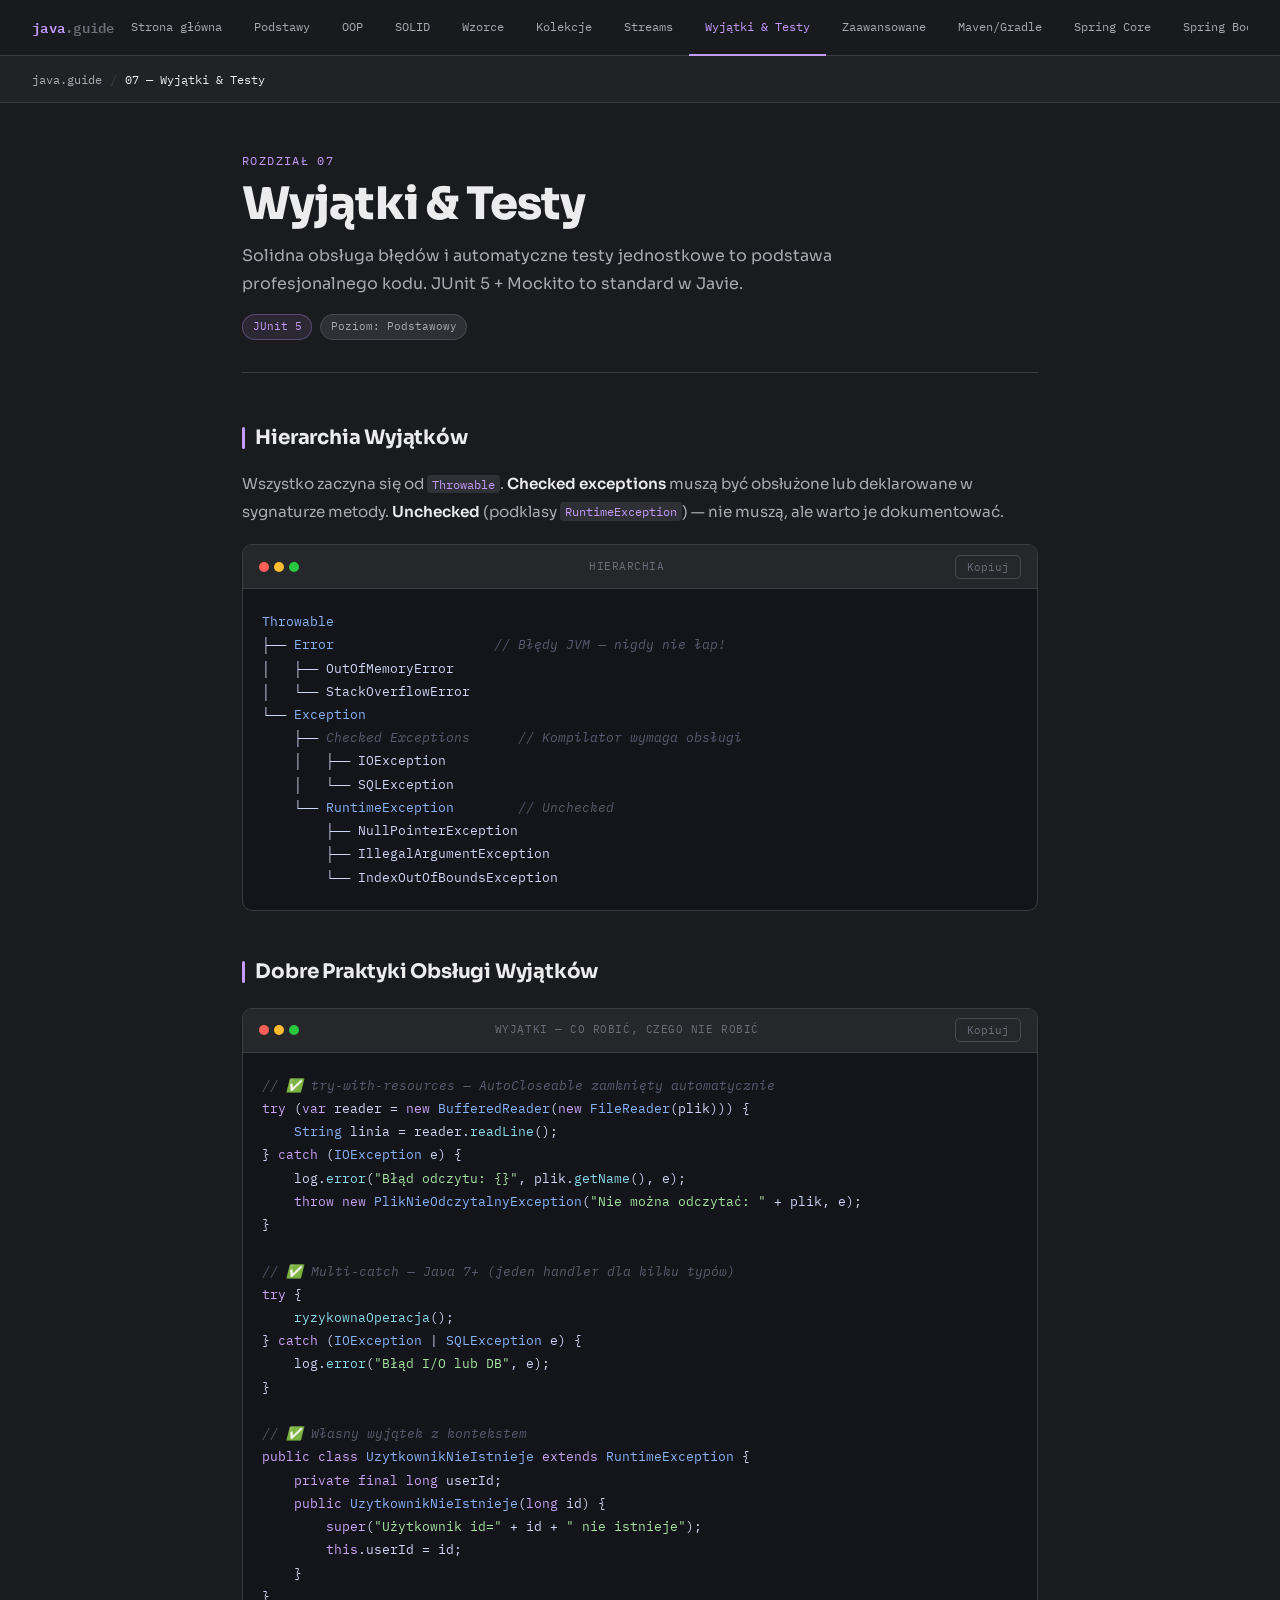
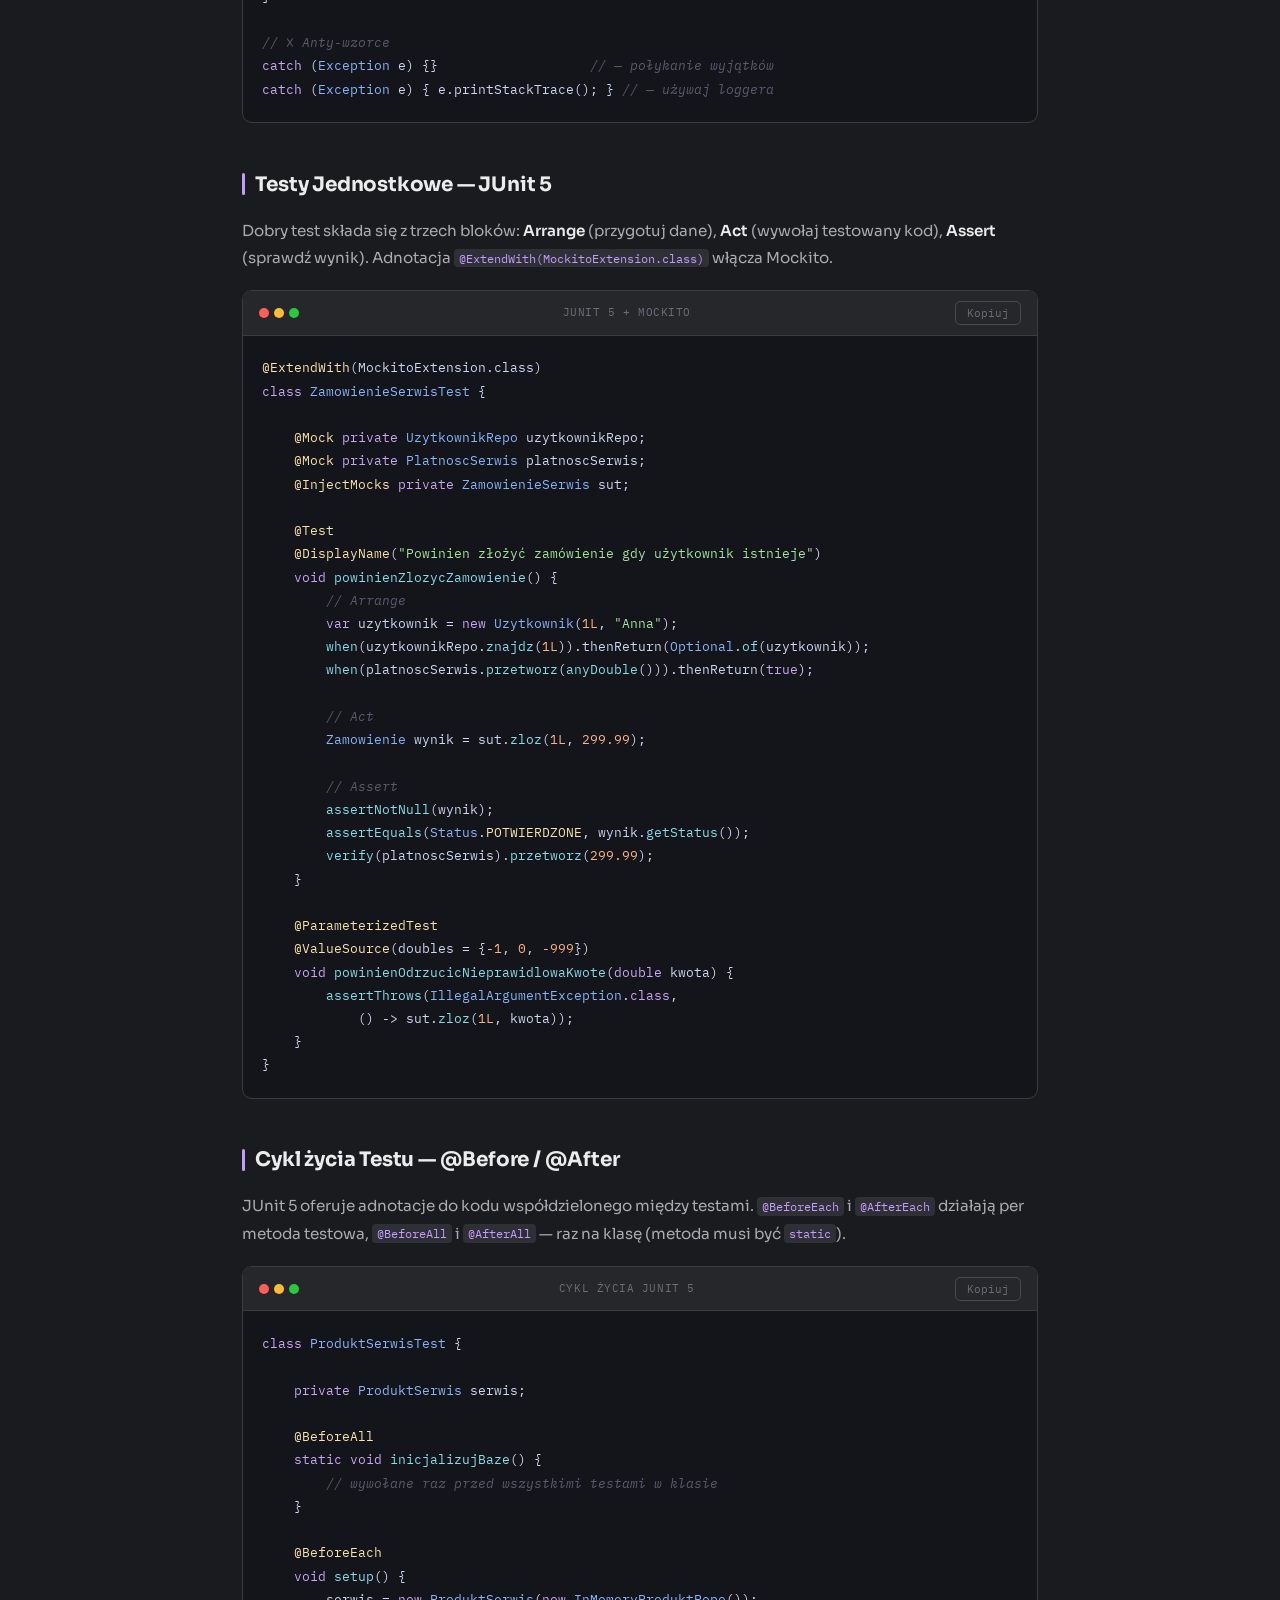
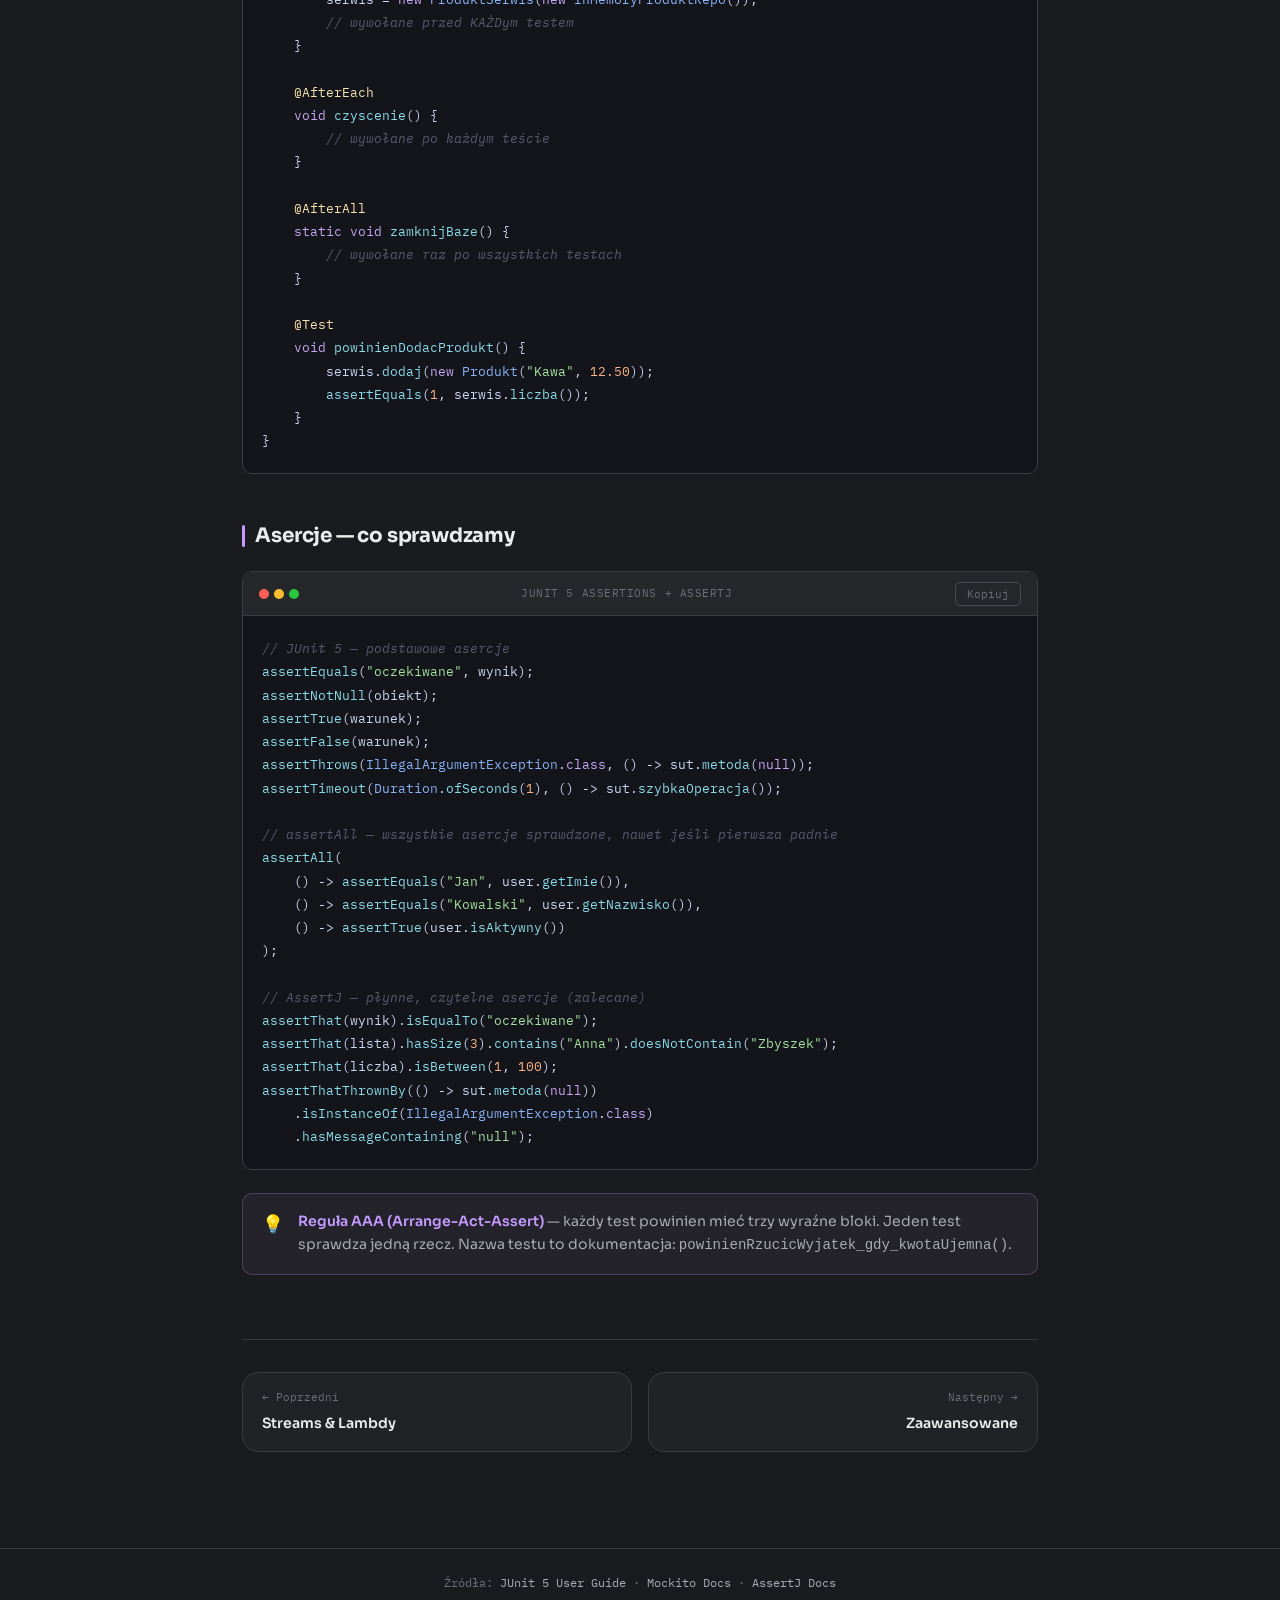
<file: 07-wyjatki-testy.html>
<!DOCTYPE html>
<html lang="pl">
<head>
<meta charset="UTF-8">
<meta name="viewport" content="width=device-width, initial-scale=1.0">
<title>07 — Wyjątki &amp; Testy | java.guide</title>
<meta name="description" content="Wyjątki i testy w Javie — obsługa błędów, try-with-resources, JUnit 5, Mockito i AssertJ. Dobre praktyki testowania jednostkowego.">
<meta property="og:title" content="07 — Wyjątki &amp; Testy | java.guide">
<meta property="og:description" content="Obsługa wyjątków, JUnit 5, Mockito i AssertJ — testowanie jednostkowe w Javie.">
<meta property="og:type" content="website">
<meta property="og:site_name" content="java.guide">
<link rel="stylesheet" href="style.css">
</head>
<body>
<nav class="topnav">
  <div class="topnav-logo">java<span>.guide</span></div>
  <div class="topnav-links">
    <a href="index.html">Strona główna</a><a href="01-podstawy.html">Podstawy</a><a href="02-oop.html">OOP</a><a href="03-solid.html">SOLID</a><a href="04-wzorce.html">Wzorce</a><a href="05-collections.html">Kolekcje</a><a href="06-streams.html">Streams</a><a href="07-wyjatki-testy.html" class="active">Wyjątki &amp; Testy</a><a href="08-zaawansowane.html">Zaawansowane</a><a href="09-maven-gradle.html">Maven/Gradle</a><a href="10-spring-core.html">Spring Core</a><a href="11-spring-boot.html">Spring Boot</a><a href="12-jpa.html">JPA</a><a href="13-security.html">Security</a>
  </div>
</nav>
<div class="breadcrumb"><a href="index.html">java.guide</a><span class="sep">/</span><span class="current">07 — Wyjątki &amp; Testy</span></div>
<main class="page-wrap">
  <header class="chapter-header">
    <div class="chapter-num">ROZDZIAŁ 07</div>
    <h1 class="chapter-title">Wyjątki &amp; Testy</h1>
    <p class="chapter-desc">Solidna obsługa błędów i automatyczne testy jednostkowe to podstawa profesjonalnego kodu. JUnit 5 + Mockito to standard w Javie.</p>
    <div style="display:flex;gap:.5rem;flex-wrap:wrap;margin-top:1rem">
      <span class="badge purple">JUnit 5</span>
      <span class="badge">Poziom: Podstawowy</span>
    </div>
  </header>

  <h2 class="section-title">Hierarchia Wyjątków</h2>
  <p class="prose">Wszystko zaczyna się od <code>Throwable</code>. <strong>Checked exceptions</strong> muszą być obsłużone lub deklarowane w sygnaturze metody. <strong>Unchecked</strong> (podklasy <code>RuntimeException</code>) — nie muszą, ale warto je dokumentować.</p>
  <div class="code-block">
    <div class="code-header"><div class="code-dots"><span class="dot-r"></span><span class="dot-y"></span><span class="dot-g"></span></div><span class="code-lang">Hierarchia</span><button class="copy-btn" onclick="copyCode(this)">Kopiuj</button></div>
    <pre><span class="cl">Throwable</span>
├── <span class="cl">Error</span>                    <span class="cm">// Błędy JVM — nigdy nie łap!</span>
│   ├── OutOfMemoryError
│   └── StackOverflowError
└── <span class="cl">Exception</span>
    ├── <span class="cm">Checked Exceptions</span>      <span class="cm">// Kompilator wymaga obsługi</span>
    │   ├── IOException
    │   └── SQLException
    └── <span class="cl">RuntimeException</span>        <span class="cm">// Unchecked</span>
        ├── NullPointerException
        ├── IllegalArgumentException
        └── IndexOutOfBoundsException</pre>
  </div>

  <h2 class="section-title">Dobre Praktyki Obsługi Wyjątków</h2>
  <div class="code-block">
    <div class="code-header"><div class="code-dots"><span class="dot-r"></span><span class="dot-y"></span><span class="dot-g"></span></div><span class="code-lang">Wyjątki — co robić, czego nie robić</span><button class="copy-btn" onclick="copyCode(this)">Kopiuj</button></div>
    <pre><span class="cm">// ✅ try-with-resources — AutoCloseable zamknięty automatycznie</span>
<span class="kw">try</span> (<span class="kw">var</span> reader = <span class="kw">new</span> <span class="cl">BufferedReader</span>(<span class="kw">new</span> <span class="cl">FileReader</span>(plik))) {
    <span class="cl">String</span> linia = reader.<span class="mth">readLine</span>();
} <span class="kw">catch</span> (<span class="cl">IOException</span> e) {
    log.<span class="mth">error</span>(<span class="str">"Błąd odczytu: {}"</span>, plik.<span class="mth">getName</span>(), e);
    <span class="kw">throw new</span> <span class="cl">PlikNieOdczytalnyException</span>(<span class="str">"Nie można odczytać: "</span> + plik, e);
}

<span class="cm">// ✅ Multi-catch — Java 7+ (jeden handler dla kilku typów)</span>
<span class="kw">try</span> {
    <span class="mth">ryzykownaOperacja</span>();
} <span class="kw">catch</span> (<span class="cl">IOException</span> | <span class="cl">SQLException</span> e) {
    log.<span class="mth">error</span>(<span class="str">"Błąd I/O lub DB"</span>, e);
}

<span class="cm">// ✅ Własny wyjątek z kontekstem</span>
<span class="kw">public class</span> <span class="cl">UzytkownikNieIstnieje</span> <span class="kw">extends</span> <span class="cl">RuntimeException</span> {
    <span class="kw">private final long</span> userId;
    <span class="kw">public</span> <span class="cl">UzytkownikNieIstnieje</span>(<span class="kw">long</span> id) {
        <span class="kw">super</span>(<span class="str">"Użytkownik id="</span> + id + <span class="str">" nie istnieje"</span>);
        <span class="kw">this</span>.userId = id;
    }
}

<span class="cm">// ❌ Anty-wzorce</span>
<span class="kw">catch</span> (<span class="cl">Exception</span> e) {}                   <span class="cm">// — połykanie wyjątków</span>
<span class="kw">catch</span> (<span class="cl">Exception</span> e) { e.printStackTrace(); } <span class="cm">// — używaj loggera</span></pre>
  </div>

  <h2 class="section-title">Testy Jednostkowe — JUnit 5</h2>
  <p class="prose">Dobry test składa się z trzech bloków: <strong>Arrange</strong> (przygotuj dane), <strong>Act</strong> (wywołaj testowany kod), <strong>Assert</strong> (sprawdź wynik). Adnotacja <code>@ExtendWith(MockitoExtension.class)</code> włącza Mockito.</p>
  <div class="code-block">
    <div class="code-header"><div class="code-dots"><span class="dot-r"></span><span class="dot-y"></span><span class="dot-g"></span></div><span class="code-lang">JUnit 5 + Mockito</span><button class="copy-btn" onclick="copyCode(this)">Kopiuj</button></div>
    <pre><span class="ann">@ExtendWith</span>(MockitoExtension.class)
<span class="kw">class</span> <span class="cl">ZamowienieSerwisTest</span> {

    <span class="ann">@Mock</span> <span class="kw">private</span> <span class="cl">UzytkownikRepo</span> uzytkownikRepo;
    <span class="ann">@Mock</span> <span class="kw">private</span> <span class="cl">PlatnoscSerwis</span> platnoscSerwis;
    <span class="ann">@InjectMocks</span> <span class="kw">private</span> <span class="cl">ZamowienieSerwis</span> sut;

    <span class="ann">@Test</span>
    <span class="ann">@DisplayName</span>(<span class="str">"Powinien złożyć zamówienie gdy użytkownik istnieje"</span>)
    <span class="kw">void</span> <span class="mth">powinienZlozycZamowienie</span>() {
        <span class="cm">// Arrange</span>
        <span class="kw">var</span> uzytkownik = <span class="kw">new</span> <span class="cl">Uzytkownik</span>(<span class="num">1L</span>, <span class="str">"Anna"</span>);
        <span class="mth">when</span>(uzytkownikRepo.<span class="mth">znajdz</span>(<span class="num">1L</span>)).thenReturn(<span class="cl">Optional</span>.<span class="mth">of</span>(uzytkownik));
        <span class="mth">when</span>(platnoscSerwis.<span class="mth">przetworz</span>(<span class="mth">anyDouble</span>())).thenReturn(<span class="kw">true</span>);

        <span class="cm">// Act</span>
        <span class="cl">Zamowienie</span> wynik = sut.<span class="mth">zloz</span>(<span class="num">1L</span>, <span class="num">299.99</span>);

        <span class="cm">// Assert</span>
        <span class="mth">assertNotNull</span>(wynik);
        <span class="mth">assertEquals</span>(<span class="cl">Status</span>.<span class="ann">POTWIERDZONE</span>, wynik.<span class="mth">getStatus</span>());
        <span class="mth">verify</span>(platnoscSerwis).<span class="mth">przetworz</span>(<span class="num">299.99</span>);
    }

    <span class="ann">@ParameterizedTest</span>
    <span class="ann">@ValueSource</span>(doubles = {<span class="num">-1</span>, <span class="num">0</span>, <span class="num">-999</span>})
    <span class="kw">void</span> <span class="mth">powinienOdrzucicNieprawidlowaKwote</span>(<span class="kw">double</span> kwota) {
        <span class="mth">assertThrows</span>(<span class="cl">IllegalArgumentException</span>.<span class="kw">class</span>,
            () -> sut.<span class="mth">zloz</span>(<span class="num">1L</span>, kwota));
    }
}</pre>
  </div>

  <h2 class="section-title">Cykl życia Testu — @Before / @After</h2>
  <p class="prose">JUnit 5 oferuje adnotacje do kodu współdzielonego między testami. <code>@BeforeEach</code> i <code>@AfterEach</code> działają per metoda testowa, <code>@BeforeAll</code> i <code>@AfterAll</code> — raz na klasę (metoda musi być <code>static</code>).</p>
  <div class="code-block">
    <div class="code-header"><div class="code-dots"><span class="dot-r"></span><span class="dot-y"></span><span class="dot-g"></span></div><span class="code-lang">Cykl życia JUnit 5</span><button class="copy-btn" onclick="copyCode(this)">Kopiuj</button></div>
    <pre><span class="kw">class</span> <span class="cl">ProduktSerwisTest</span> {

    <span class="kw">private</span> <span class="cl">ProduktSerwis</span> serwis;

    <span class="ann">@BeforeAll</span>
    <span class="kw">static void</span> <span class="mth">inicjalizujBaze</span>() {
        <span class="cm">// wywołane raz przed wszystkimi testami w klasie</span>
    }

    <span class="ann">@BeforeEach</span>
    <span class="kw">void</span> <span class="mth">setup</span>() {
        serwis = <span class="kw">new</span> <span class="cl">ProduktSerwis</span>(<span class="kw">new</span> <span class="cl">InMemoryProduktRepo</span>());
        <span class="cm">// wywołane przed KAŻDym testem</span>
    }

    <span class="ann">@AfterEach</span>
    <span class="kw">void</span> <span class="mth">czyscenie</span>() {
        <span class="cm">// wywołane po każdym teście</span>
    }

    <span class="ann">@AfterAll</span>
    <span class="kw">static void</span> <span class="mth">zamknijBaze</span>() {
        <span class="cm">// wywołane raz po wszystkich testach</span>
    }

    <span class="ann">@Test</span>
    <span class="kw">void</span> <span class="mth">powinienDodacProdukt</span>() {
        serwis.<span class="mth">dodaj</span>(<span class="kw">new</span> <span class="cl">Produkt</span>(<span class="str">"Kawa"</span>, <span class="num">12.50</span>));
        <span class="mth">assertEquals</span>(<span class="num">1</span>, serwis.<span class="mth">liczba</span>());
    }
}</pre>
  </div>

  <h2 class="section-title">Asercje — co sprawdzamy</h2>
  <div class="code-block">
    <div class="code-header"><div class="code-dots"><span class="dot-r"></span><span class="dot-y"></span><span class="dot-g"></span></div><span class="code-lang">JUnit 5 Assertions + AssertJ</span><button class="copy-btn" onclick="copyCode(this)">Kopiuj</button></div>
    <pre><span class="cm">// JUnit 5 — podstawowe asercje</span>
<span class="mth">assertEquals</span>(<span class="str">"oczekiwane"</span>, wynik);
<span class="mth">assertNotNull</span>(obiekt);
<span class="mth">assertTrue</span>(warunek);
<span class="mth">assertFalse</span>(warunek);
<span class="mth">assertThrows</span>(<span class="cl">IllegalArgumentException</span>.<span class="kw">class</span>, () -> sut.<span class="mth">metoda</span>(<span class="kw">null</span>));
<span class="mth">assertTimeout</span>(<span class="cl">Duration</span>.<span class="mth">ofSeconds</span>(<span class="num">1</span>), () -> sut.<span class="mth">szybkaOperacja</span>());

<span class="cm">// assertAll — wszystkie asercje sprawdzone, nawet jeśli pierwsza padnie</span>
<span class="mth">assertAll</span>(
    () -> <span class="mth">assertEquals</span>(<span class="str">"Jan"</span>, user.<span class="mth">getImie</span>()),
    () -> <span class="mth">assertEquals</span>(<span class="str">"Kowalski"</span>, user.<span class="mth">getNazwisko</span>()),
    () -> <span class="mth">assertTrue</span>(user.<span class="mth">isAktywny</span>())
);

<span class="cm">// AssertJ — płynne, czytelne asercje (zalecane)</span>
<span class="mth">assertThat</span>(wynik).<span class="mth">isEqualTo</span>(<span class="str">"oczekiwane"</span>);
<span class="mth">assertThat</span>(lista).<span class="mth">hasSize</span>(<span class="num">3</span>).<span class="mth">contains</span>(<span class="str">"Anna"</span>).<span class="mth">doesNotContain</span>(<span class="str">"Zbyszek"</span>);
<span class="mth">assertThat</span>(liczba).<span class="mth">isBetween</span>(<span class="num">1</span>, <span class="num">100</span>);
<span class="mth">assertThatThrownBy</span>(() -> sut.<span class="mth">metoda</span>(<span class="kw">null</span>))
    .<span class="mth">isInstanceOf</span>(<span class="cl">IllegalArgumentException</span>.<span class="kw">class</span>)
    .<span class="mth">hasMessageContaining</span>(<span class="str">"null"</span>);</pre>
  </div>

  <div class="callout tip">
    <div class="callout-icon">💡</div>
    <div class="callout-body"><strong>Reguła AAA (Arrange-Act-Assert)</strong> — każdy test powinien mieć trzy wyraźne bloki. Jeden test sprawdza jedną rzecz. Nazwa testu to dokumentacja: <code>powinienRzucicWyjatek_gdy_kwotaUjemna()</code>.</div>
  </div>

  <nav class="chapter-nav">
    <a href="06-streams.html"><div class="nav-dir">← Poprzedni</div><div class="nav-title">Streams &amp; Lambdy</div></a>
    <a href="08-zaawansowane.html" class="next"><div class="nav-dir">Następny →</div><div class="nav-title">Zaawansowane</div></a>
  </nav>
</main>
<footer class="site-footer">Źródła: <a href="https://junit.org/junit5/docs/current/user-guide/" target="_blank">JUnit 5 User Guide</a> · <a href="https://site.mockito.org/" target="_blank">Mockito Docs</a> · <a href="https://assertj.github.io/doc/" target="_blank">AssertJ Docs</a></footer>
<script>function copyCode(btn){const pre=btn.closest('.code-block').querySelector('pre');navigator.clipboard.writeText(pre.innerText).then(()=>{btn.textContent='Skopiowano!';btn.classList.add('ok');setTimeout(()=>{btn.textContent='Kopiuj';btn.classList.remove('ok')},2000)});}</script>
</body>
</html>
</file>
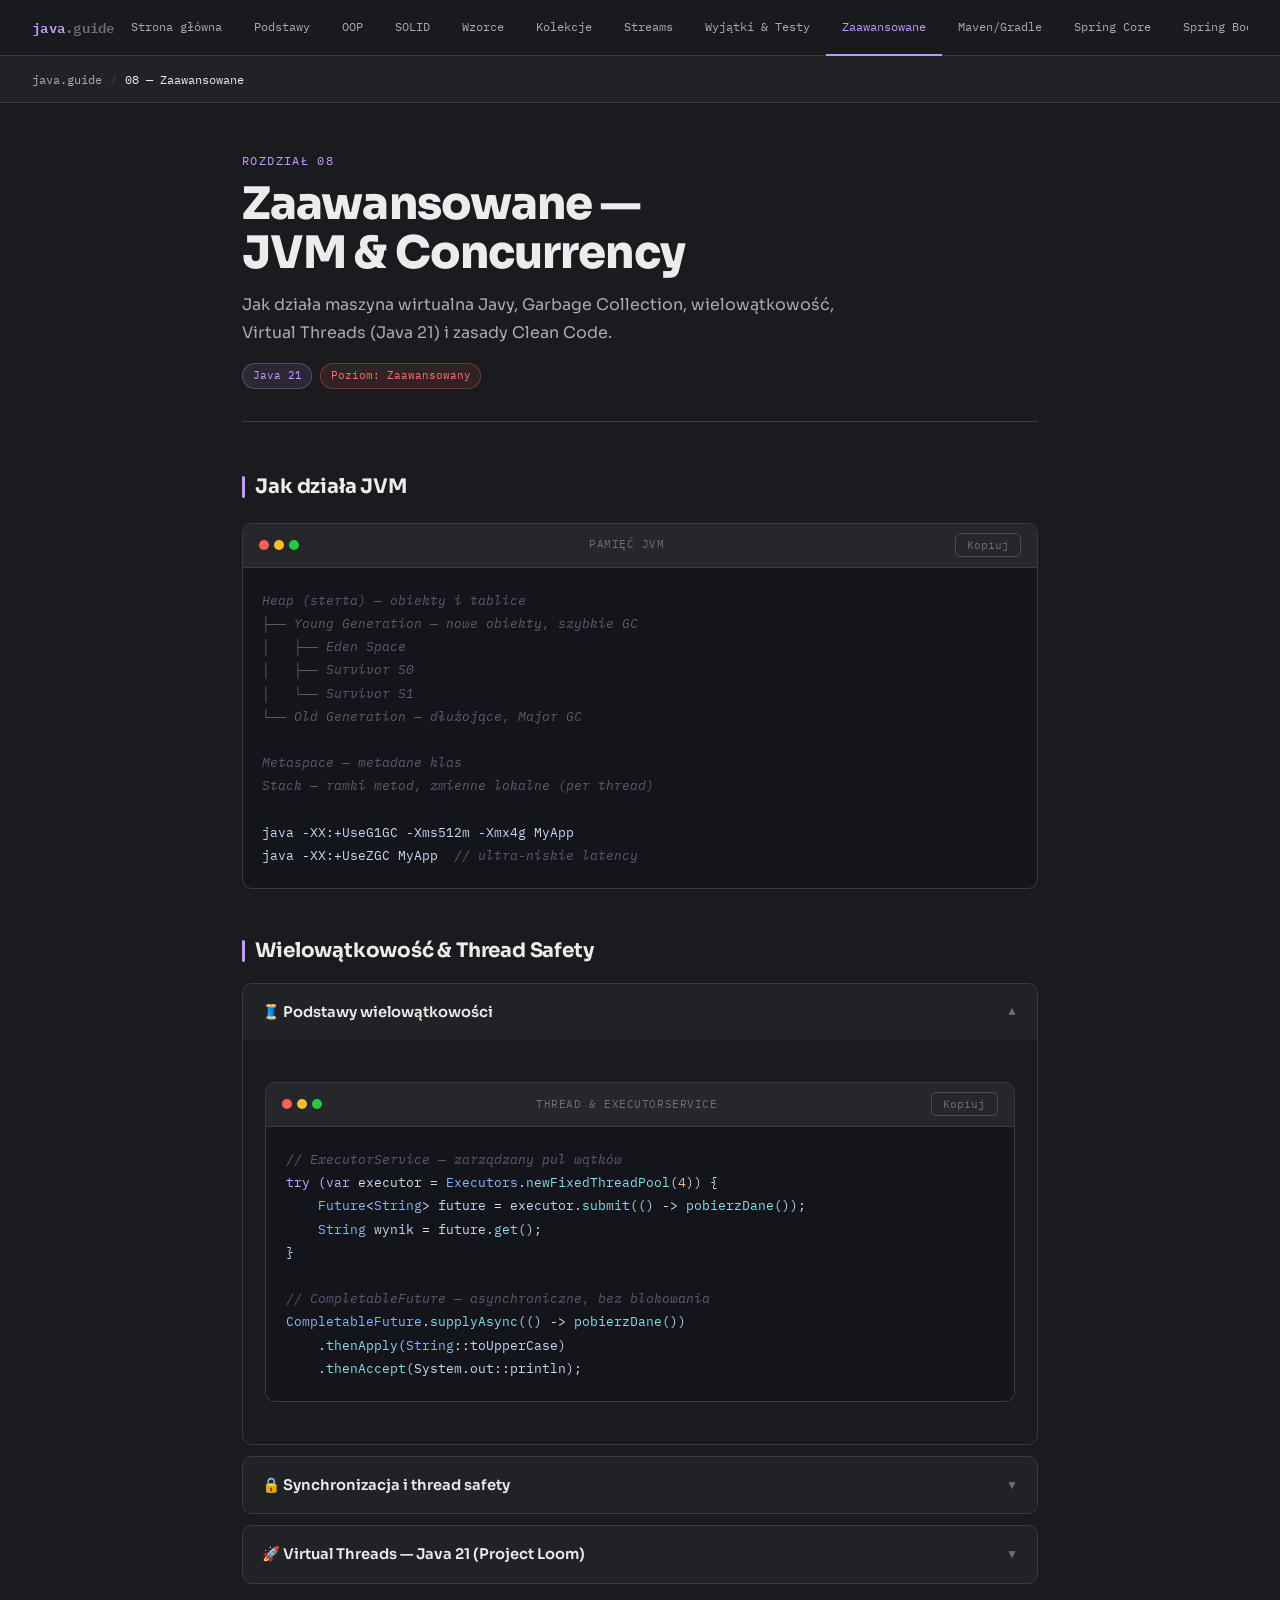
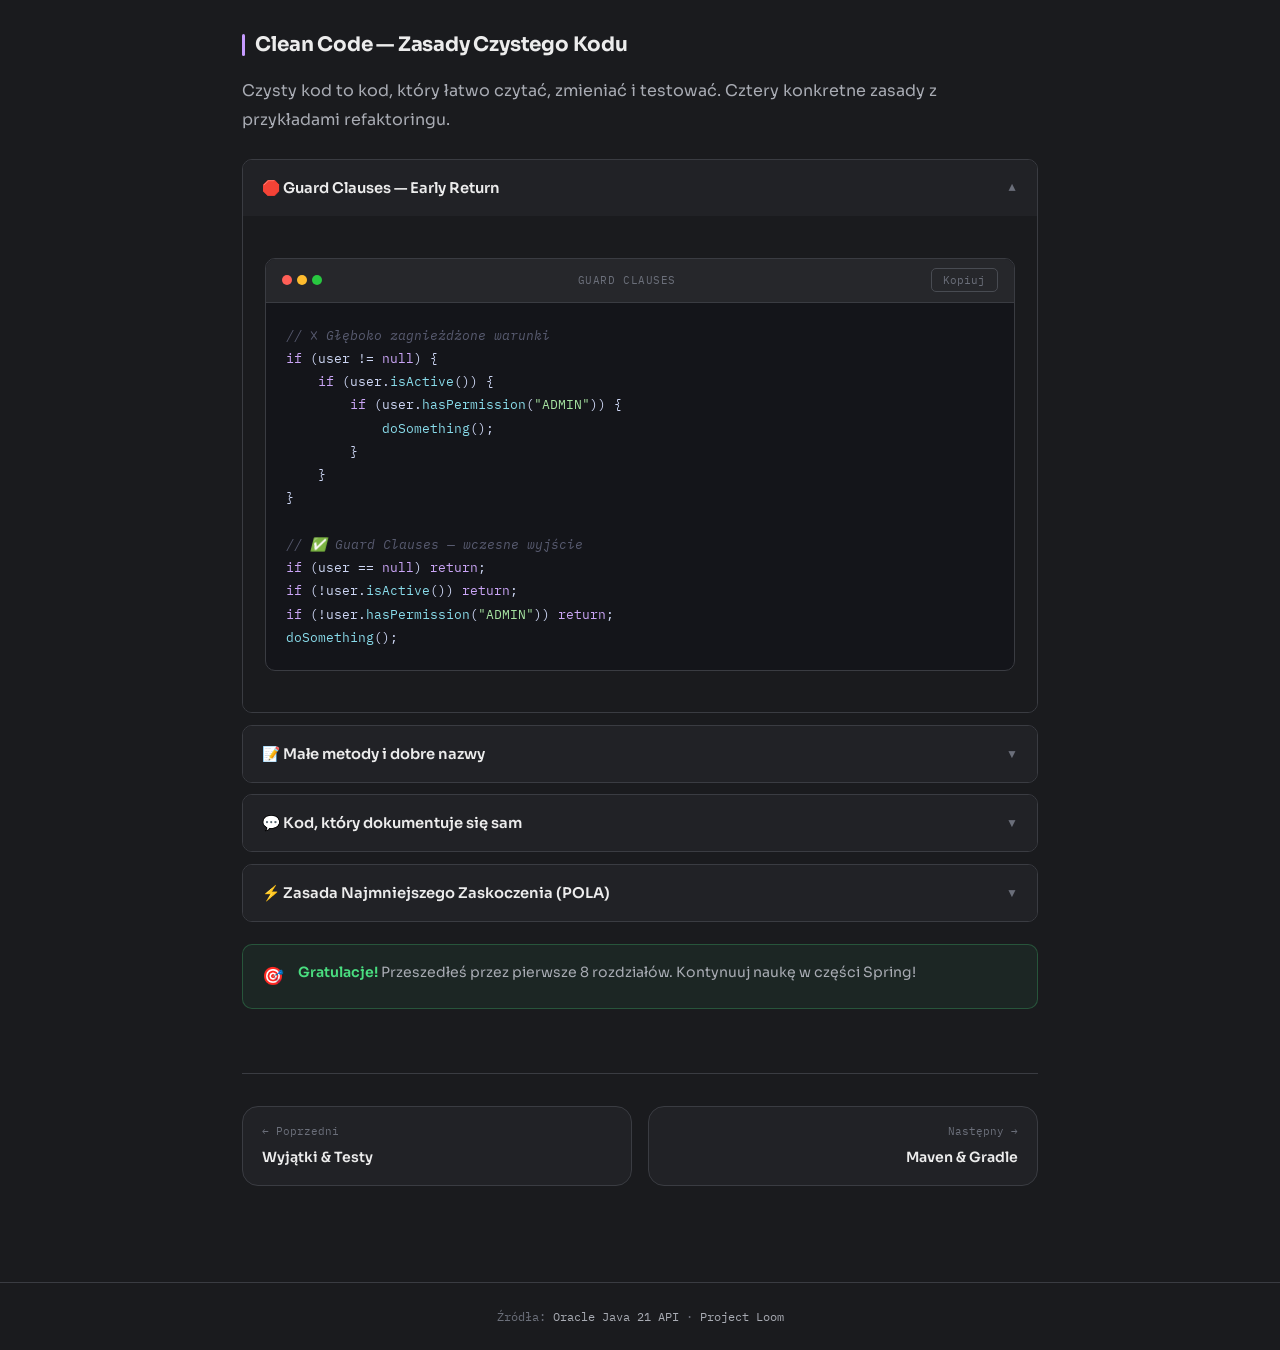
<file: 08-zaawansowane.html>
<!DOCTYPE html>
<html lang="pl">
<head>
<meta charset="UTF-8">
<meta name="viewport" content="width=device-width, initial-scale=1.0">
<title>08 — Zaawansowane | java.guide</title>
<meta name="description" content="Zaawansowana Java — JVM, Garbage Collection, wielowątkowość, Virtual Threads (Java 21) i zasady Clean Code z przykładami refaktoringu.">
<meta property="og:title" content="08 — Zaawansowane — JVM &amp; Concurrency | java.guide">
<meta property="og:description" content="JVM, wielowątkowość, Virtual Threads i Clean Code — zaawansowane tematy Javy.">
<meta property="og:type" content="website">
<meta property="og:site_name" content="java.guide">
<link rel="stylesheet" href="style.css">
</head>
<body>
<nav class="topnav">
  <div class="topnav-logo">java<span>.guide</span></div>
  <div class="topnav-links">
    <a href="index.html">Strona główna</a><a href="01-podstawy.html">Podstawy</a><a href="02-oop.html">OOP</a><a href="03-solid.html">SOLID</a><a href="04-wzorce.html">Wzorce</a><a href="05-collections.html">Kolekcje</a><a href="06-streams.html">Streams</a><a href="07-wyjatki-testy.html">Wyjątki &amp; Testy</a><a href="08-zaawansowane.html" class="active">Zaawansowane</a><a href="09-maven-gradle.html">Maven/Gradle</a><a href="10-spring-core.html">Spring Core</a><a href="11-spring-boot.html">Spring Boot</a><a href="12-jpa.html">JPA</a><a href="13-security.html">Security</a>
  </div>
</nav>
<div class="breadcrumb"><a href="index.html">java.guide</a><span class="sep">/</span><span class="current">08 — Zaawansowane</span></div>
<main class="page-wrap">
  <header class="chapter-header">
    <div class="chapter-num">ROZDZIAŁ 08</div>
    <h1 class="chapter-title">Zaawansowane —<br>JVM &amp; Concurrency</h1>
    <p class="chapter-desc">Jak działa maszyna wirtualna Javy, Garbage Collection, wielowątkowość, Virtual Threads (Java 21) i zasady Clean Code.</p>
    <div style="display:flex;gap:.5rem;flex-wrap:wrap;margin-top:1rem">
      <span class="badge purple">Java 21</span>
      <span class="badge red">Poziom: Zaawansowany</span>
    </div>
  </header>

  <h2 class="section-title">Jak działa JVM</h2>
  <div class="code-block">
    <div class="code-header"><div class="code-dots"><span class="dot-r"></span><span class="dot-y"></span><span class="dot-g"></span></div><span class="code-lang">Pamięć JVM</span><button class="copy-btn" onclick="copyCode(this)">Kopiuj</button></div>
    <pre><span class="cm">Heap (sterta) — obiekty i tablice
├── Young Generation — nowe obiekty, szybkie GC
│   ├── Eden Space
│   ├── Survivor S0
│   └── Survivor S1
└── Old Generation — dłużojące, Major GC

Metaspace — metadane klas
Stack — ramki metod, zmienne lokalne (per thread)</span>

java -XX:+UseG1GC -Xms512m -Xmx4g MyApp
java -XX:+UseZGC MyApp  <span class="cm">// ultra-niskie latency</span></pre>
  </div>

  <h2 class="section-title">Wielowątkowość &amp; Thread Safety</h2>

  <div class="accordion open">
    <div class="acc-header" onclick="acc(this)">
      <div class="acc-title">🧵 Podstawy wielowątkowości</div>
      <div class="acc-arrow">▼</div>
    </div>
    <div class="acc-body">
      <div class="acc-content">
        <div class="code-block">
          <div class="code-header"><div class="code-dots"><span class="dot-r"></span><span class="dot-y"></span><span class="dot-g"></span></div><span class="code-lang">Thread &amp; ExecutorService</span><button class="copy-btn" onclick="copyCode(this)">Kopiuj</button></div>
          <pre><span class="cm">// ExecutorService — zarządzany pul wątków</span>
<span class="kw">try</span> (<span class="kw">var</span> executor = <span class="cl">Executors</span>.<span class="mth">newFixedThreadPool</span>(<span class="num">4</span>)) {
    <span class="cl">Future</span>&lt;<span class="cl">String</span>&gt; future = executor.<span class="mth">submit</span>(() -> <span class="mth">pobierzDane</span>());
    <span class="cl">String</span> wynik = future.<span class="mth">get</span>();
}

<span class="cm">// CompletableFuture — asynchroniczne, bez blokowania</span>
<span class="cl">CompletableFuture</span>.<span class="mth">supplyAsync</span>(() -> <span class="mth">pobierzDane</span>())
    .<span class="mth">thenApply</span>(<span class="cl">String</span>::toUpperCase)
    .<span class="mth">thenAccept</span>(System.out::println);</pre>
        </div>
      </div>
    </div>
  </div>

  <div class="accordion">
    <div class="acc-header" onclick="acc(this)">
      <div class="acc-title">🔒 Synchronizacja i thread safety</div>
      <div class="acc-arrow">▼</div>
    </div>
    <div class="acc-body">
      <div class="acc-content">
        <div class="code-block">
          <div class="code-header"><div class="code-dots"><span class="dot-r"></span><span class="dot-y"></span><span class="dot-g"></span></div><span class="code-lang">Thread Safety patterns</span><button class="copy-btn" onclick="copyCode(this)">Kopiuj</button></div>
          <pre><span class="cm">// AtomicInteger — lockless counter</span>
<span class="kw">private final</span> <span class="cl">AtomicInteger</span> licznik = <span class="kw">new</span> <span class="cl">AtomicInteger</span>(<span class="num">0</span>);
licznik.<span class="mth">incrementAndGet</span>();

<span class="cm">// synchronized</span>
<span class="kw">public synchronized void</span> <span class="mth">dodaj</span>(<span class="cl">String</span> el) { lista.<span class="mth">add</span>(el); }

<span class="cm">// ReentrantLock</span>
<span class="kw">private final</span> <span class="cl">ReentrantLock</span> lock = <span class="kw">new</span> <span class="cl">ReentrantLock</span>();
<span class="kw">public void</span> <span class="mth">operacja</span>() {
    lock.<span class="mth">lock</span>();
    <span class="kw">try</span> { <span class="cm">/* sekcja krytyczna */</span> }
    <span class="kw">finally</span> { lock.<span class="mth">unlock</span>(); }
}</pre>
        </div>
      </div>
    </div>
  </div>

  <div class="accordion">
    <div class="acc-header" onclick="acc(this)">
      <div class="acc-title">🚀 Virtual Threads — Java 21 (Project Loom)</div>
      <div class="acc-arrow">▼</div>
    </div>
    <div class="acc-body">
      <div class="acc-content">
        <div class="code-block">
          <div class="code-header"><div class="code-dots"><span class="dot-r"></span><span class="dot-y"></span><span class="dot-g"></span></div><span class="code-lang">Virtual Threads — Java 21</span><button class="copy-btn" onclick="copyCode(this)">Kopiuj</button></div>
          <pre><span class="kw">try</span> (<span class="kw">var</span> executor = <span class="cl">Executors</span>.<span class="mth">newVirtualThreadPerTaskExecutor</span>()) {
    <span class="cl">IntStream</span>.<span class="mth">range</span>(<span class="num">0</span>, <span class="num">100_000</span>)
        .<span class="mth">forEach</span>(i -> executor.<span class="mth">submit</span>(() -> <span class="mth">obsluzRequest</span>(i)));
}</pre>
        </div>
      </div>
    </div>
  </div>

  <h2 class="section-title">Clean Code — Zasady Czystego Kodu</h2>
  <p style="color:var(--text2);line-height:1.8;margin-bottom:1.5rem">Czysty kod to kod, który łatwo czytać, zmieniać i testować. Cztery konkretne zasady z przykładami refaktoringu.</p>

  <div class="accordion open">
    <div class="acc-header" onclick="acc(this)">
      <div class="acc-title">🛑 Guard Clauses — Early Return</div>
      <div class="acc-arrow">▼</div>
    </div>
    <div class="acc-body">
      <div class="acc-content">
        <div class="code-block">
          <div class="code-header"><div class="code-dots"><span class="dot-r"></span><span class="dot-y"></span><span class="dot-g"></span></div><span class="code-lang">Guard Clauses</span><button class="copy-btn" onclick="copyCode(this)">Kopiuj</button></div>
          <pre><span class="cm">// ❌ Głęboko zagnieżdżone warunki</span>
<span class="kw">if</span> (user != <span class="kw">null</span>) {
    <span class="kw">if</span> (user.<span class="mth">isActive</span>()) {
        <span class="kw">if</span> (user.<span class="mth">hasPermission</span>(<span class="str">"ADMIN"</span>)) {
            <span class="mth">doSomething</span>();
        }
    }
}

<span class="cm">// ✅ Guard Clauses — wczesne wyjście</span>
<span class="kw">if</span> (user == <span class="kw">null</span>) <span class="kw">return</span>;
<span class="kw">if</span> (!user.<span class="mth">isActive</span>()) <span class="kw">return</span>;
<span class="kw">if</span> (!user.<span class="mth">hasPermission</span>(<span class="str">"ADMIN"</span>)) <span class="kw">return</span>;
<span class="mth">doSomething</span>();</pre>
        </div>
      </div>
    </div>
  </div>

  <div class="accordion">
    <div class="acc-header" onclick="acc(this)">
      <div class="acc-title">📝 Małe metody i dobre nazwy</div>
      <div class="acc-arrow">▼</div>
    </div>
    <div class="acc-body">
      <div class="acc-content">
        <div class="code-block">
          <div class="code-header"><div class="code-dots"><span class="dot-r"></span><span class="dot-y"></span><span class="dot-g"></span></div><span class="code-lang">Refaktoring metody</span><button class="copy-btn" onclick="copyCode(this)">Kopiuj</button></div>
          <pre><span class="cm">// ❌ Jedna duża metoda robi wszystko</span>
<span class="kw">public void</span> <span class="mth">process</span>(<span class="cl">Order</span> o) {
    <span class="kw">if</span> (o.<span class="mth">getItems</span>().<span class="mth">isEmpty</span>()) <span class="kw">throw new</span> <span class="cl">IllegalArgumentException</span>(<span class="str">"brak"</span>);
    <span class="kw">double</span> sum = <span class="num">0</span>;
    <span class="kw">for</span> (<span class="kw">var</span> item : o.<span class="mth">getItems</span>()) sum += item.<span class="mth">getPrice</span>() * item.<span class="mth">getQty</span>();
    <span class="kw">if</span> (sum > <span class="num">1000</span>) sum *= <span class="num">0.9</span>;
    o.<span class="mth">setTotal</span>(sum);
    emailService.<span class="mth">send</span>(o.<span class="mth">getEmail</span>(), <span class="str">"Zamówienie: "</span> + sum);
}

<span class="cm">// ✅ Małe, dobrze nazwane metody</span>
<span class="kw">public void</span> <span class="mth">processOrder</span>(<span class="cl">Order</span> order) {
    <span class="mth">validateOrder</span>(order);
    order.<span class="mth">setTotal</span>(<span class="mth">calculateTotal</span>(order));
    <span class="mth">sendConfirmation</span>(order);
}

<span class="kw">private double</span> <span class="mth">calculateTotal</span>(<span class="cl">Order</span> order) {
    <span class="kw">double</span> sum = order.<span class="mth">getItems</span>().<span class="mth">stream</span>()
        .<span class="mth">mapToDouble</span>(i -> i.<span class="mth">getPrice</span>() * i.<span class="mth">getQty</span>())
        .<span class="mth">sum</span>();
    <span class="kw">return</span> sum > <span class="num">1000</span> ? sum * <span class="num">0.9</span> : sum;
}</pre>
        </div>
      </div>
    </div>
  </div>

  <div class="accordion">
    <div class="acc-header" onclick="acc(this)">
      <div class="acc-title">💬 Kod, który dokumentuje się sam</div>
      <div class="acc-arrow">▼</div>
    </div>
    <div class="acc-body">
      <div class="acc-content">
        <div class="code-block">
          <div class="code-header"><div class="code-dots"><span class="dot-r"></span><span class="dot-y"></span><span class="dot-g"></span></div><span class="code-lang">Naming &amp; Constants</span><button class="copy-btn" onclick="copyCode(this)">Kopiuj</button></div>
          <pre><span class="cm">// ❌ Magiczne liczby i skrótowe nazwy</span>
<span class="kw">int</span> d = <span class="num">7</span>;
<span class="cl">List</span>&lt;<span class="cl">User</span>&gt; ul = repo.<span class="mth">getAll</span>();
<span class="kw">if</span> (p.<span class="mth">getWiek</span>() > <span class="num">65</span>) { }

<span class="cm">// ✅ Nazwane stałe i wyrażające intencję nazwy</span>
<span class="kw">private static final int</span> WIEK_EMERYTALNY = <span class="num">65</span>;
<span class="kw">private static final int</span> DAYS_UNTIL_EXPIRY = <span class="num">7</span>;

<span class="kw">int</span> daysUntilExpiry = DAYS_UNTIL_EXPIRY;
<span class="cl">List</span>&lt;<span class="cl">User</span>&gt; activeUsers = userRepository.<span class="mth">findAllActive</span>();
<span class="kw">if</span> (pracownik.<span class="mth">getWiek</span>() > WIEK_EMERYTALNY) { }</pre>
        </div>
        <div class="callout tip">
          <div class="callout-icon">💡</div>
          <div class="callout-body">Jeśli czujesz potrzebę komentarza tłumaczącego <em>co</em> robi kod — to sygnał, żeby lepiej go nazwać, nie żeby go komentować.</div>
        </div>
      </div>
    </div>
  </div>

  <div class="accordion">
    <div class="acc-header" onclick="acc(this)">
      <div class="acc-title">⚡ Zasada Najmniejszego Zaskoczenia (POLA)</div>
      <div class="acc-arrow">▼</div>
    </div>
    <div class="acc-body">
      <div class="acc-content">
        <div class="code-block">
          <div class="code-header"><div class="code-dots"><span class="dot-r"></span><span class="dot-y"></span><span class="dot-g"></span></div><span class="code-lang">Principle of Least Astonishment</span><button class="copy-btn" onclick="copyCode(this)">Kopiuj</button></div>
          <pre><span class="cm">// ❌ Metoda "find" ma ukryty efekt uboczny</span>
<span class="kw">public</span> <span class="cl">User</span> <span class="mth">findUser</span>(<span class="cl">String</span> email) {
    <span class="cl">User</span> user = db.<span class="mth">find</span>(email);
    auditLog.<span class="mth">save</span>(<span class="str">"pobrano: "</span> + email); <span class="cm">// niespodzianka!</span>
    <span class="kw">return</span> user;
}

<span class="cm">// ✅ Każda metoda robi dokładnie to, co obiecuje</span>
<span class="kw">public</span> <span class="cl">User</span> <span class="mth">findUserByEmail</span>(<span class="cl">String</span> email) {
    <span class="kw">return</span> db.<span class="mth">find</span>(email);
}

<span class="kw">public void</span> <span class="mth">logUserAccess</span>(<span class="cl">String</span> email) {
    auditLog.<span class="mth">save</span>(<span class="str">"pobrano: "</span> + email);
}</pre>
        </div>
      </div>
    </div>
  </div>

  <div class="callout good">
    <div class="callout-icon">🎯</div>
    <div class="callout-body"><strong>Gratulacje!</strong> Przeszedłeś przez pierwsze 8 rozdziałów. Kontynuuj naukę w części Spring!</div>
  </div>

  <nav class="chapter-nav">
    <a href="07-wyjatki-testy.html"><div class="nav-dir">← Poprzedni</div><div class="nav-title">Wyjątki &amp; Testy</div></a>
    <a href="09-maven-gradle.html" class="next"><div class="nav-dir">Następny →</div><div class="nav-title">Maven &amp; Gradle</div></a>
  </nav>
</main>
<footer class="site-footer">Źródła: <a href="https://docs.oracle.com/en/java/javase/21/docs/api/" target="_blank">Oracle Java 21 API</a> · <a href="https://openjdk.org/projects/loom/" target="_blank">Project Loom</a></footer>
<script>
function copyCode(btn){const pre=btn.closest('.code-block').querySelector('pre');navigator.clipboard.writeText(pre.innerText).then(()=>{btn.textContent='Skopiowano!';btn.classList.add('ok');setTimeout(()=>{btn.textContent='Kopiuj';btn.classList.remove('ok')},2000)});}
function acc(header){header.parentElement.classList.toggle('open');}
</script>
</body>
</html>
</file>
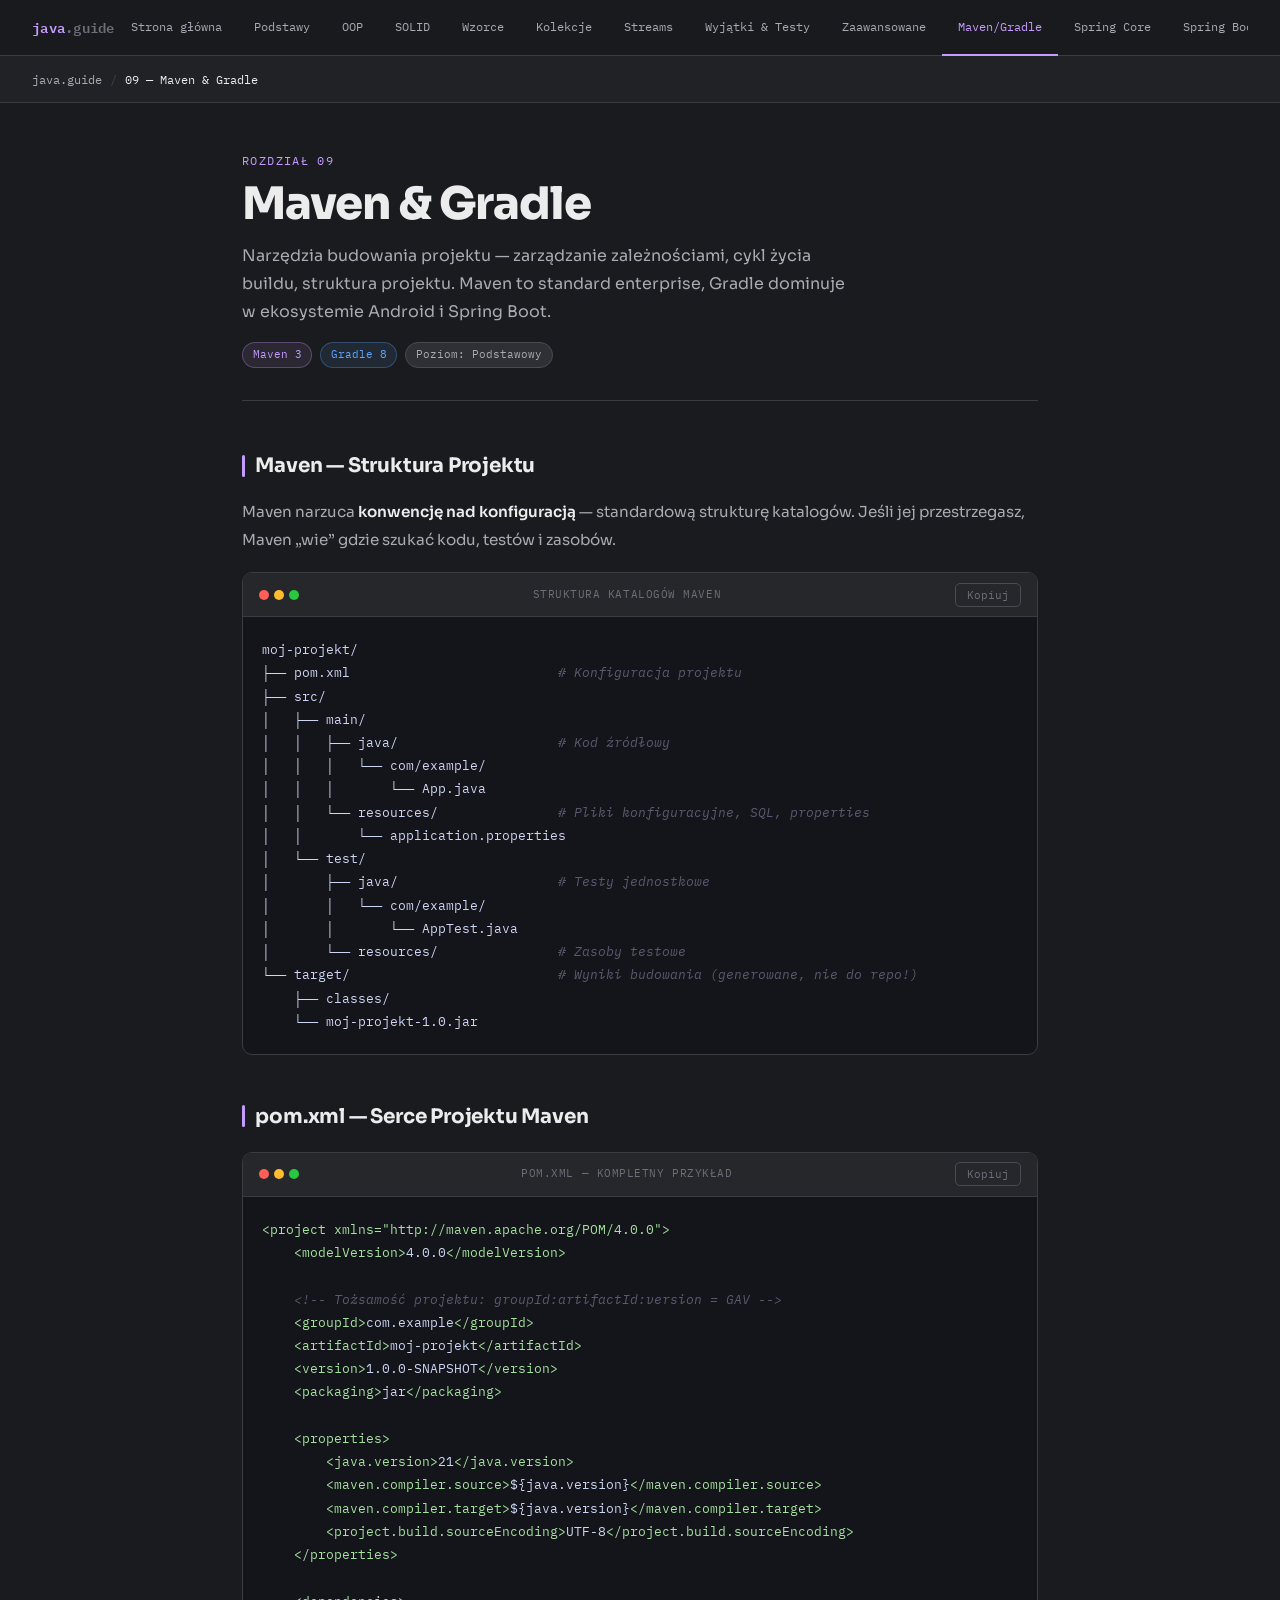
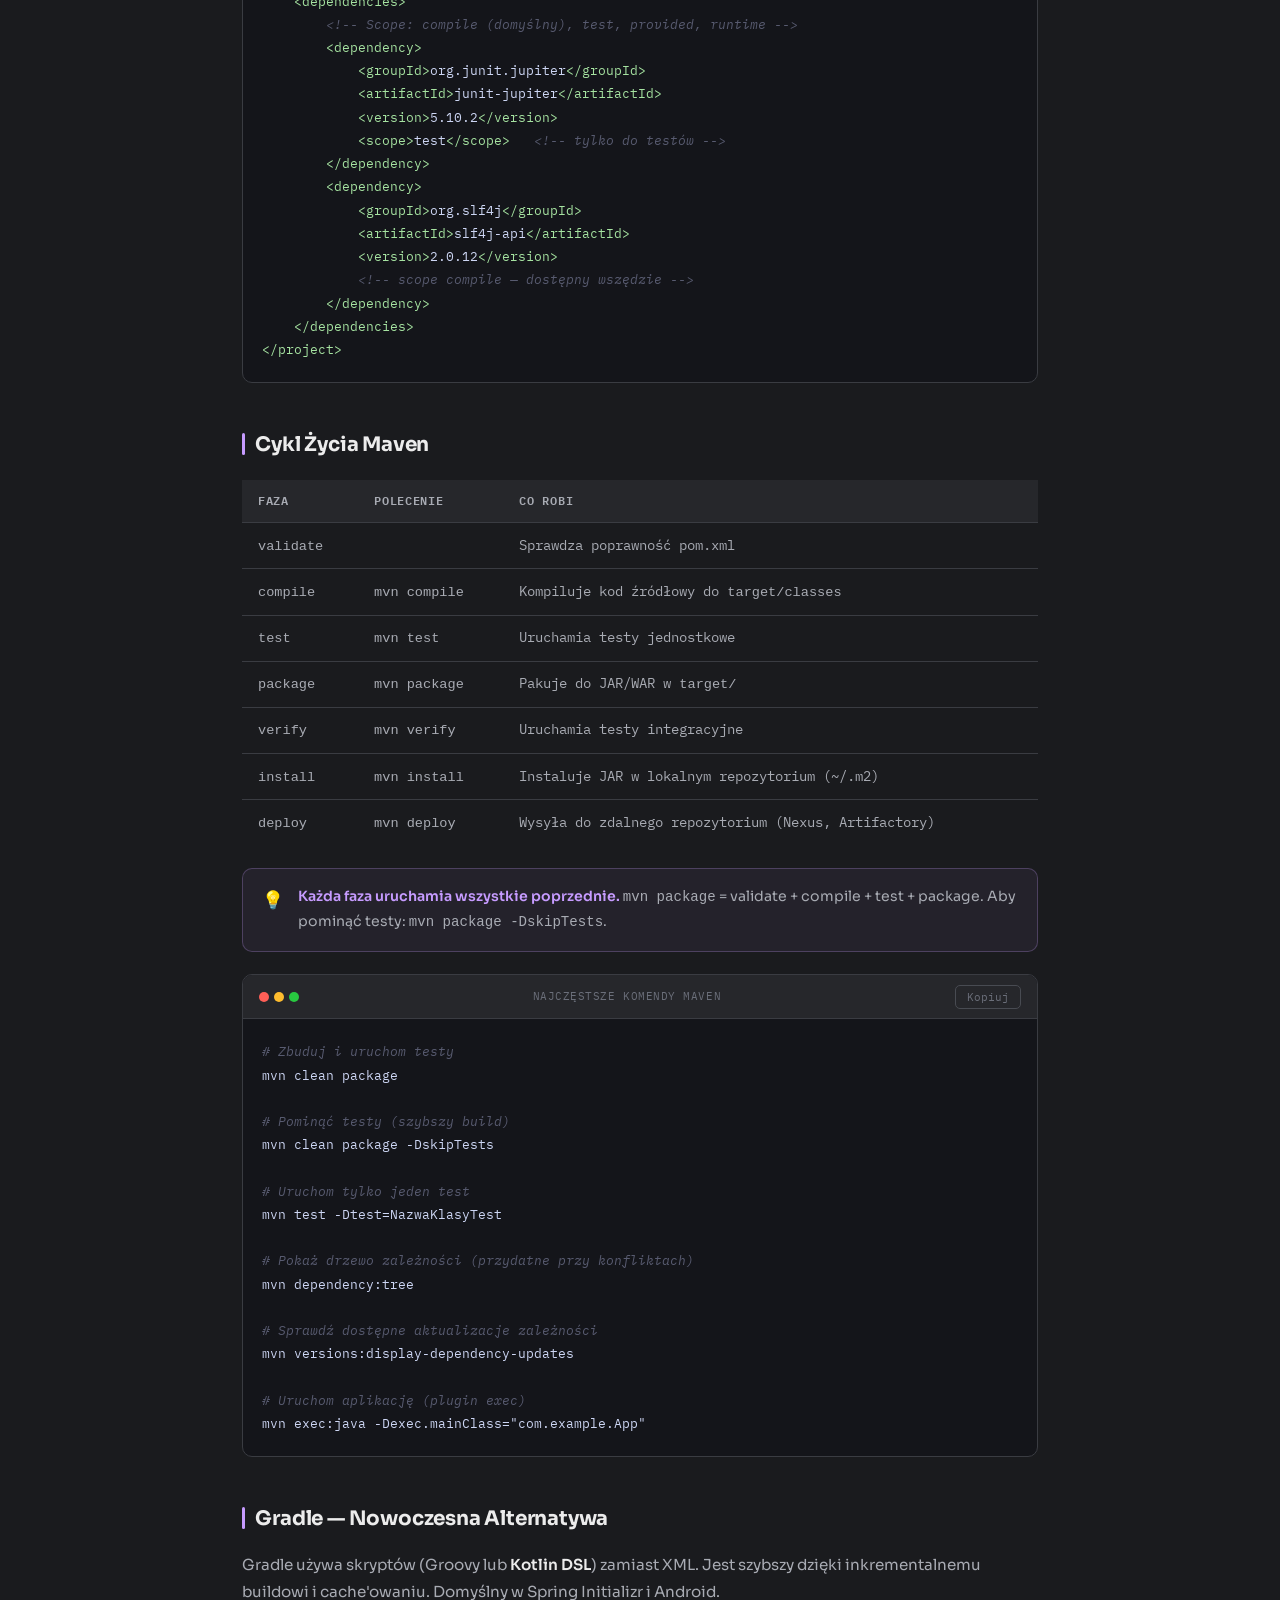
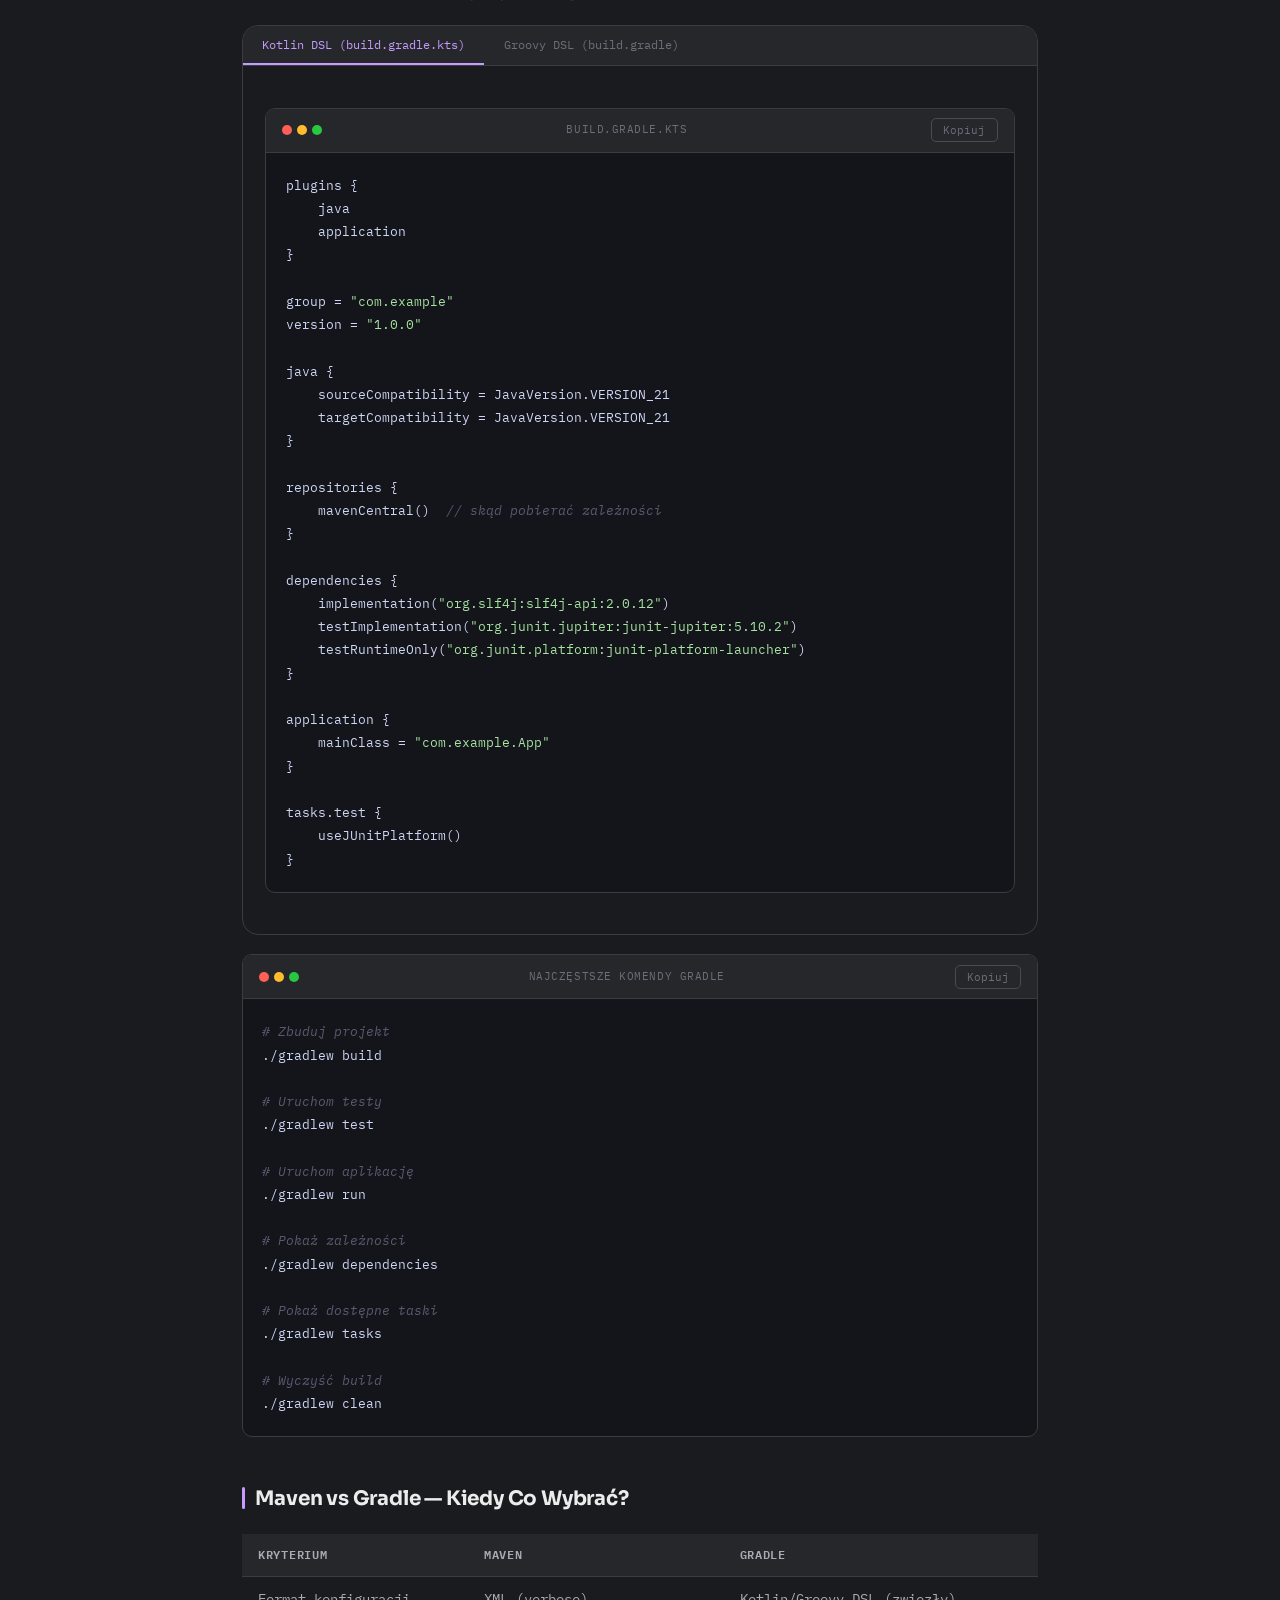
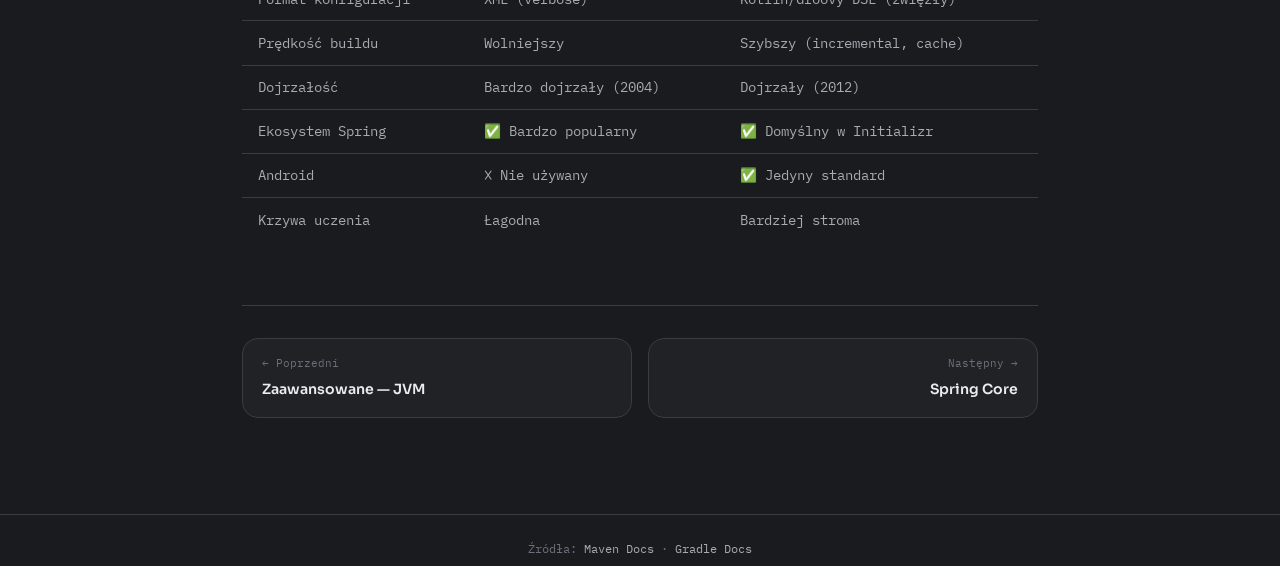
<file: 09-maven-gradle.html>
<!DOCTYPE html>
<html lang="pl">
<head>
<meta charset="UTF-8">
<meta name="viewport" content="width=device-width, initial-scale=1.0">
<title>09 — Maven &amp; Gradle | java.guide</title>
<meta name="description" content="Maven i Gradle w Javie — pom.xml, build.gradle, cykl życia buildu, zarządzanie zależnościami. Kiedy wybrać Maven vs Gradle.">
<meta property="og:title" content="09 — Maven &amp; Gradle | java.guide">
<meta property="og:description" content="Maven i Gradle w Javie — pom.xml, build.gradle i zarządzanie zależnościami.">
<meta property="og:type" content="website">
<meta property="og:site_name" content="java.guide">
<link rel="stylesheet" href="style.css">
</head>
<body>
<nav class="topnav">
  <div class="topnav-logo">java<span>.guide</span></div>
  <div class="topnav-links">
    <a href="index.html">Strona główna</a>
    <a href="01-podstawy.html">Podstawy</a>
    <a href="02-oop.html">OOP</a>
    <a href="03-solid.html">SOLID</a>
    <a href="04-wzorce.html">Wzorce</a>
    <a href="05-collections.html">Kolekcje</a>
    <a href="06-streams.html">Streams</a>
    <a href="07-wyjatki-testy.html">Wyjątki &amp; Testy</a>
    <a href="08-zaawansowane.html">Zaawansowane</a>
    <a href="09-maven-gradle.html" class="active">Maven/Gradle</a>
    <a href="10-spring-core.html">Spring Core</a>
    <a href="11-spring-boot.html">Spring Boot</a>
    <a href="12-jpa.html">JPA</a>
    <a href="13-security.html">Security</a>
  </div>
</nav>
<div class="breadcrumb">
  <a href="index.html">java.guide</a><span class="sep">/</span>
  <span class="current">09 — Maven &amp; Gradle</span>
</div>
<main class="page-wrap">
  <header class="chapter-header">
    <div class="chapter-num">ROZDZIAŁ 09</div>
    <h1 class="chapter-title">Maven &amp; Gradle</h1>
    <p class="chapter-desc">Narzędzia budowania projektu — zarządzanie zależnościami, cykl życia buildu, struktura projektu. Maven to standard enterprise, Gradle dominuje w ekosystemie Android i Spring Boot.</p>
    <div style="display:flex;gap:.5rem;flex-wrap:wrap;margin-top:1rem">
      <span class="badge purple">Maven 3</span>
      <span class="badge blue">Gradle 8</span>
      <span class="badge">Poziom: Podstawowy</span>
    </div>
  </header>

  <h2 class="section-title">Maven — Struktura Projektu</h2>
  <p class="prose">Maven narzuca <strong>konwencję nad konfiguracją</strong> — standardową strukturę katalogów. Jeśli jej przestrzegasz, Maven &bdquo;wie&rdquo; gdzie szukać kodu, testów i zasobów.</p>

  <div class="code-block">
    <div class="code-header"><div class="code-dots"><span class="dot-r"></span><span class="dot-y"></span><span class="dot-g"></span></div>
    <span class="code-lang">Struktura katalogów Maven</span>
    <button class="copy-btn" onclick="copyCode(this)">Kopiuj</button></div>
    <pre>moj-projekt/
├── pom.xml                          <span class="cm"># Konfiguracja projektu</span>
├── src/
│   ├── main/
│   │   ├── java/                    <span class="cm"># Kod źródłowy</span>
│   │   │   └── com/example/
│   │   │       └── App.java
│   │   └── resources/               <span class="cm"># Pliki konfiguracyjne, SQL, properties</span>
│   │       └── application.properties
│   └── test/
│       ├── java/                    <span class="cm"># Testy jednostkowe</span>
│       │   └── com/example/
│       │       └── AppTest.java
│       └── resources/               <span class="cm"># Zasoby testowe</span>
└── target/                          <span class="cm"># Wyniki budowania (generowane, nie do repo!)</span>
    ├── classes/
    └── moj-projekt-1.0.jar</pre>
  </div>

  <h2 class="section-title">pom.xml — Serce Projektu Maven</h2>
  <div class="code-block">
    <div class="code-header"><div class="code-dots"><span class="dot-r"></span><span class="dot-y"></span><span class="dot-g"></span></div>
    <span class="code-lang">pom.xml — kompletny przykład</span>
    <button class="copy-btn" onclick="copyCode(this)">Kopiuj</button></div>
    <pre><span class="str">&lt;project xmlns="http://maven.apache.org/POM/4.0.0"&gt;</span>
    <span class="str">&lt;modelVersion&gt;</span>4.0.0<span class="str">&lt;/modelVersion&gt;</span>

    <span class="cm">&lt;!-- Tożsamość projektu: groupId:artifactId:version = GAV --&gt;</span>
    <span class="str">&lt;groupId&gt;</span>com.example<span class="str">&lt;/groupId&gt;</span>
    <span class="str">&lt;artifactId&gt;</span>moj-projekt<span class="str">&lt;/artifactId&gt;</span>
    <span class="str">&lt;version&gt;</span>1.0.0-SNAPSHOT<span class="str">&lt;/version&gt;</span>
    <span class="str">&lt;packaging&gt;</span>jar<span class="str">&lt;/packaging&gt;</span>

    <span class="str">&lt;properties&gt;</span>
        <span class="str">&lt;java.version&gt;</span>21<span class="str">&lt;/java.version&gt;</span>
        <span class="str">&lt;maven.compiler.source&gt;</span>${java.version}<span class="str">&lt;/maven.compiler.source&gt;</span>
        <span class="str">&lt;maven.compiler.target&gt;</span>${java.version}<span class="str">&lt;/maven.compiler.target&gt;</span>
        <span class="str">&lt;project.build.sourceEncoding&gt;</span>UTF-8<span class="str">&lt;/project.build.sourceEncoding&gt;</span>
    <span class="str">&lt;/properties&gt;</span>

    <span class="str">&lt;dependencies&gt;</span>
        <span class="cm">&lt;!-- Scope: compile (domyślny), test, provided, runtime --&gt;</span>
        <span class="str">&lt;dependency&gt;</span>
            <span class="str">&lt;groupId&gt;</span>org.junit.jupiter<span class="str">&lt;/groupId&gt;</span>
            <span class="str">&lt;artifactId&gt;</span>junit-jupiter<span class="str">&lt;/artifactId&gt;</span>
            <span class="str">&lt;version&gt;</span>5.10.2<span class="str">&lt;/version&gt;</span>
            <span class="str">&lt;scope&gt;</span>test<span class="str">&lt;/scope&gt;</span>   <span class="cm">&lt;!-- tylko do testów --&gt;</span>
        <span class="str">&lt;/dependency&gt;</span>
        <span class="str">&lt;dependency&gt;</span>
            <span class="str">&lt;groupId&gt;</span>org.slf4j<span class="str">&lt;/groupId&gt;</span>
            <span class="str">&lt;artifactId&gt;</span>slf4j-api<span class="str">&lt;/artifactId&gt;</span>
            <span class="str">&lt;version&gt;</span>2.0.12<span class="str">&lt;/version&gt;</span>
            <span class="cm">&lt;!-- scope compile — dostępny wszędzie --&gt;</span>
        <span class="str">&lt;/dependency&gt;</span>
    <span class="str">&lt;/dependencies&gt;</span>
<span class="str">&lt;/project&gt;</span></pre>
  </div>

  <h2 class="section-title">Cykl Życia Maven</h2>
  <div class="table-wrap">
    <table>
      <thead><tr><th>Faza</th><th>Polecenie</th><th>Co robi</th></tr></thead>
      <tbody>
        <tr><td><code>validate</code></td><td></td><td>Sprawdza poprawność pom.xml</td></tr>
        <tr><td><code>compile</code></td><td><code>mvn compile</code></td><td>Kompiluje kod źródłowy do <code>target/classes</code></td></tr>
        <tr><td><code>test</code></td><td><code>mvn test</code></td><td>Uruchamia testy jednostkowe</td></tr>
        <tr><td><code>package</code></td><td><code>mvn package</code></td><td>Pakuje do JAR/WAR w <code>target/</code></td></tr>
        <tr><td><code>verify</code></td><td><code>mvn verify</code></td><td>Uruchamia testy integracyjne</td></tr>
        <tr><td><code>install</code></td><td><code>mvn install</code></td><td>Instaluje JAR w lokalnym repozytorium (~/.m2)</td></tr>
        <tr><td><code>deploy</code></td><td><code>mvn deploy</code></td><td>Wysyła do zdalnego repozytorium (Nexus, Artifactory)</td></tr>
      </tbody>
    </table>
  </div>

  <div class="callout tip">
    <div class="callout-icon">💡</div>
    <div class="callout-body"><strong>Każda faza uruchamia wszystkie poprzednie.</strong> <code>mvn package</code> = validate + compile + test + package. Aby pominąć testy: <code>mvn package -DskipTests</code>.</div>
  </div>

  <div class="code-block">
    <div class="code-header"><div class="code-dots"><span class="dot-r"></span><span class="dot-y"></span><span class="dot-g"></span></div>
    <span class="code-lang">Najczęstsze komendy Maven</span>
    <button class="copy-btn" onclick="copyCode(this)">Kopiuj</button></div>
    <pre><span class="cm"># Zbuduj i uruchom testy</span>
mvn clean package

<span class="cm"># Pominąć testy (szybszy build)</span>
mvn clean package -DskipTests

<span class="cm"># Uruchom tylko jeden test</span>
mvn test -Dtest=NazwaKlasyTest

<span class="cm"># Pokaż drzewo zależności (przydatne przy konfliktach)</span>
mvn dependency:tree

<span class="cm"># Sprawdź dostępne aktualizacje zależności</span>
mvn versions:display-dependency-updates

<span class="cm"># Uruchom aplikację (plugin exec)</span>
mvn exec:java -Dexec.mainClass="com.example.App"</pre>
  </div>

  <h2 class="section-title">Gradle — Nowoczesna Alternatywa</h2>
  <p class="prose">Gradle używa skryptów (Groovy lub <strong>Kotlin DSL</strong>) zamiast XML. Jest szybszy dzięki inkrementalnemu buildowi i cache'owaniu. Domyślny w Spring Initializr i Android.</p>

  <div class="tabs-wrap">
    <div class="tab-bar">
      <button class="tab-btn active" onclick="tab(this,'g-kts')">Kotlin DSL (build.gradle.kts)</button>
      <button class="tab-btn" onclick="tab(this,'g-groovy')">Groovy DSL (build.gradle)</button>
    </div>
    <div id="g-kts" class="tab-panel active">
      <div class="code-block">
        <div class="code-header"><div class="code-dots"><span class="dot-r"></span><span class="dot-y"></span><span class="dot-g"></span></div>
        <span class="code-lang">build.gradle.kts</span>
        <button class="copy-btn" onclick="copyCode(this)">Kopiuj</button></div>
        <pre>plugins {
    java
    application
}

group = <span class="str">"com.example"</span>
version = <span class="str">"1.0.0"</span>

java {
    sourceCompatibility = JavaVersion.VERSION_21
    targetCompatibility = JavaVersion.VERSION_21
}

repositories {
    mavenCentral()  <span class="cm">// skąd pobierać zależności</span>
}

dependencies {
    implementation(<span class="str">"org.slf4j:slf4j-api:2.0.12"</span>)
    testImplementation(<span class="str">"org.junit.jupiter:junit-jupiter:5.10.2"</span>)
    testRuntimeOnly(<span class="str">"org.junit.platform:junit-platform-launcher"</span>)
}

application {
    mainClass = <span class="str">"com.example.App"</span>
}

tasks.test {
    useJUnitPlatform()
}</pre>
      </div>
    </div>
    <div id="g-groovy" class="tab-panel">
      <div class="code-block">
        <div class="code-header"><div class="code-dots"><span class="dot-r"></span><span class="dot-y"></span><span class="dot-g"></span></div>
        <span class="code-lang">build.gradle</span>
        <button class="copy-btn" onclick="copyCode(this)">Kopiuj</button></div>
        <pre>plugins {
    id <span class="str">'java'</span>
    id <span class="str">'application'</span>
}

group = <span class="str">'com.example'</span>
version = <span class="str">'1.0.0'</span>

java {
    sourceCompatibility = JavaVersion.VERSION_21
}

repositories {
    mavenCentral()
}

dependencies {
    implementation <span class="str">'org.slf4j:slf4j-api:2.0.12'</span>
    testImplementation <span class="str">'org.junit.jupiter:junit-jupiter:5.10.2'</span>
}

application {
    mainClass = <span class="str">'com.example.App'</span>
}

test {
    useJUnitPlatform()
}</pre>
      </div>
    </div>
  </div>

  <div class="code-block">
    <div class="code-header"><div class="code-dots"><span class="dot-r"></span><span class="dot-y"></span><span class="dot-g"></span></div>
    <span class="code-lang">Najczęstsze komendy Gradle</span>
    <button class="copy-btn" onclick="copyCode(this)">Kopiuj</button></div>
    <pre><span class="cm"># Zbuduj projekt</span>
./gradlew build

<span class="cm"># Uruchom testy</span>
./gradlew test

<span class="cm"># Uruchom aplikację</span>
./gradlew run

<span class="cm"># Pokaż zależności</span>
./gradlew dependencies

<span class="cm"># Pokaż dostępne taski</span>
./gradlew tasks

<span class="cm"># Wyczyść build</span>
./gradlew clean</pre>
  </div>

  <h2 class="section-title">Maven vs Gradle — Kiedy Co Wybrać?</h2>
  <div class="table-wrap">
    <table>
      <thead><tr><th>Kryterium</th><th>Maven</th><th>Gradle</th></tr></thead>
      <tbody>
        <tr><td>Format konfiguracji</td><td>XML (verbose)</td><td>Kotlin/Groovy DSL (zwięzły)</td></tr>
        <tr><td>Prędkość buildu</td><td>Wolniejszy</td><td>Szybszy (incremental, cache)</td></tr>
        <tr><td>Dojrzałość</td><td>Bardzo dojrzały (2004)</td><td>Dojrzały (2012)</td></tr>
        <tr><td>Ekosystem Spring</td><td>✅ Bardzo popularny</td><td>✅ Domyślny w Initializr</td></tr>
        <tr><td>Android</td><td>❌ Nie używany</td><td>✅ Jedyny standard</td></tr>
        <tr><td>Krzywa uczenia</td><td>Łagodna</td><td>Bardziej stroma</td></tr>
      </tbody>
    </table>
  </div>

  <nav class="chapter-nav">
    <a href="08-zaawansowane.html"><div class="nav-dir">← Poprzedni</div><div class="nav-title">Zaawansowane — JVM</div></a>
    <a href="10-spring-core.html" class="next"><div class="nav-dir">Następny →</div><div class="nav-title">Spring Core</div></a>
  </nav>
</main>
<footer class="site-footer">
  Źródła: <a href="https://maven.apache.org/guides/" target="_blank">Maven Docs</a> ·
  <a href="https://docs.gradle.org/current/userguide/userguide.html" target="_blank">Gradle Docs</a>
</footer>
<script>
function copyCode(btn){const pre=btn.closest('.code-block').querySelector('pre');navigator.clipboard.writeText(pre.innerText).then(()=>{btn.textContent='Skopiowano!';btn.classList.add('ok');setTimeout(()=>{btn.textContent='Kopiuj';btn.classList.remove('ok')},2000)});}
function tab(btn,id){const wrap=btn.closest('.tabs-wrap');wrap.querySelectorAll('.tab-btn').forEach(b=>b.classList.remove('active'));wrap.querySelectorAll('.tab-panel').forEach(p=>p.classList.remove('active'));btn.classList.add('active');document.getElementById(id).classList.add('active');}
</script>
</body>
</html>
</file>
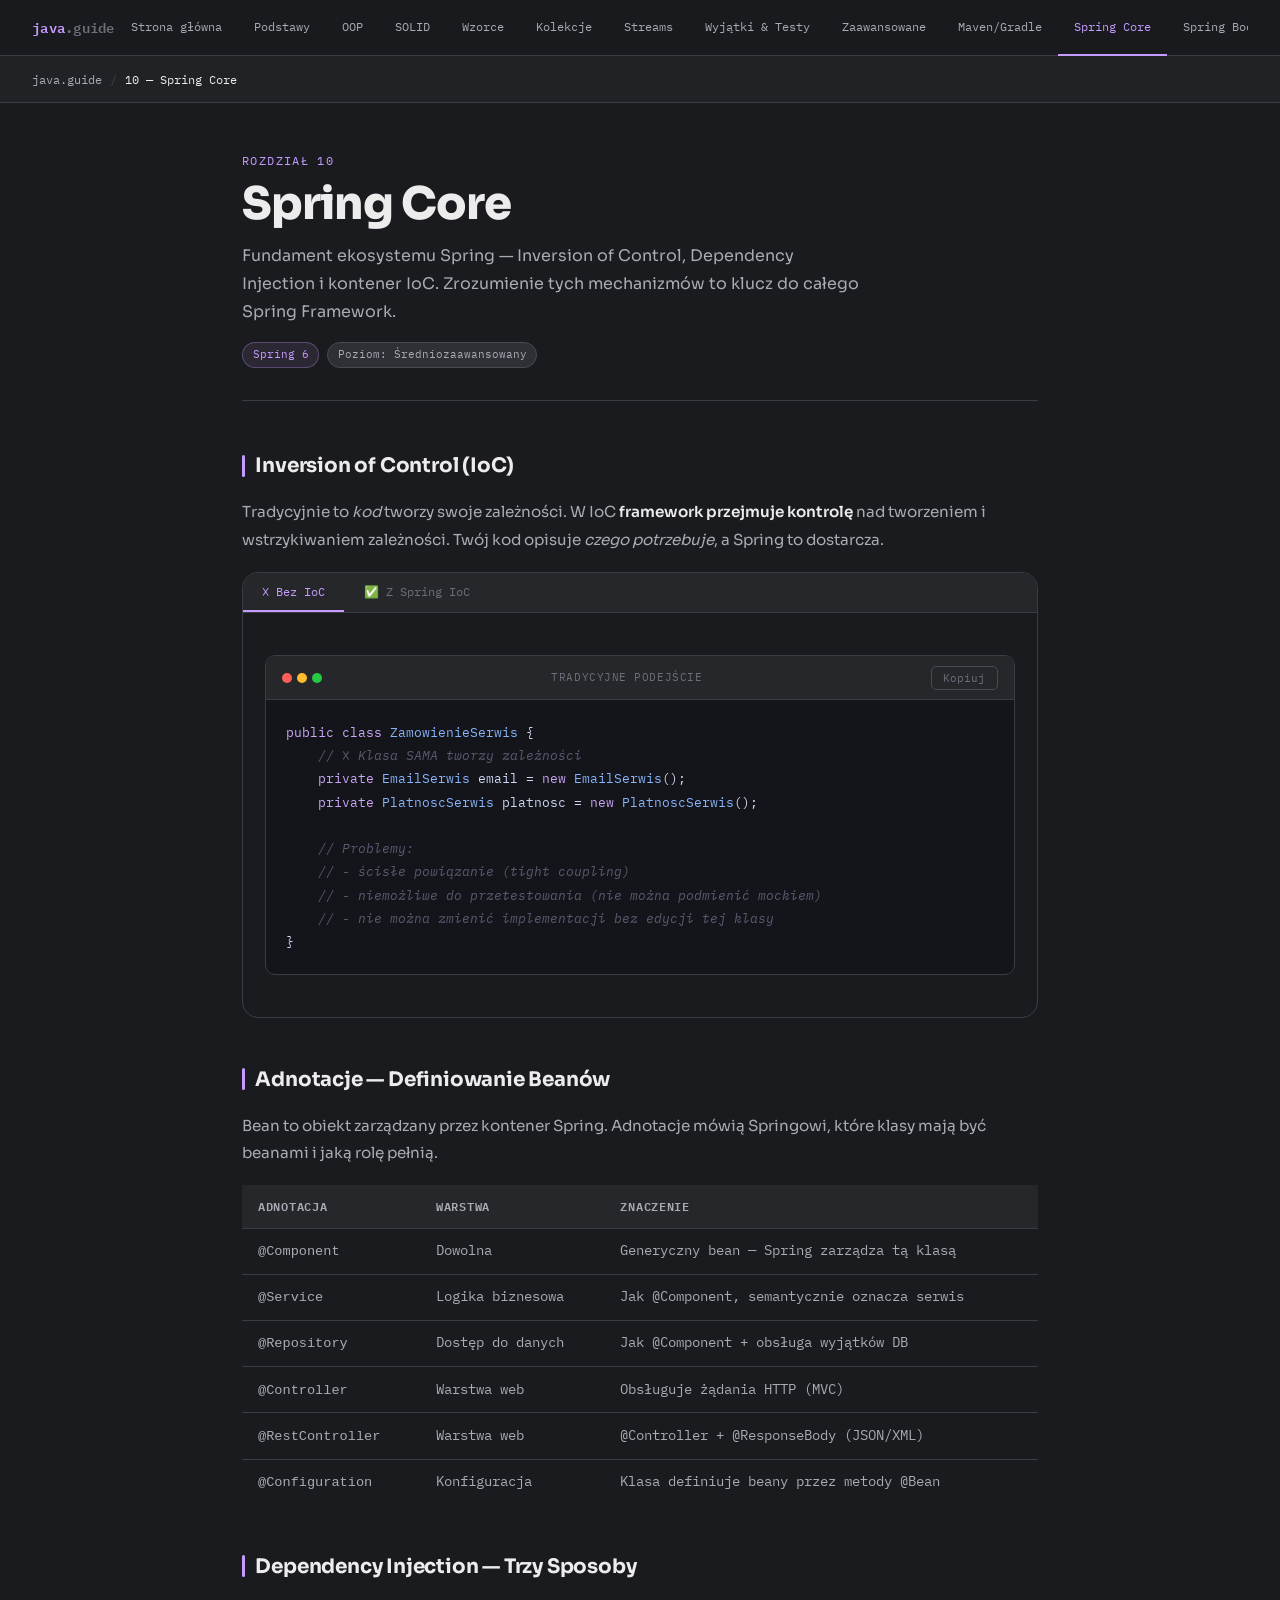
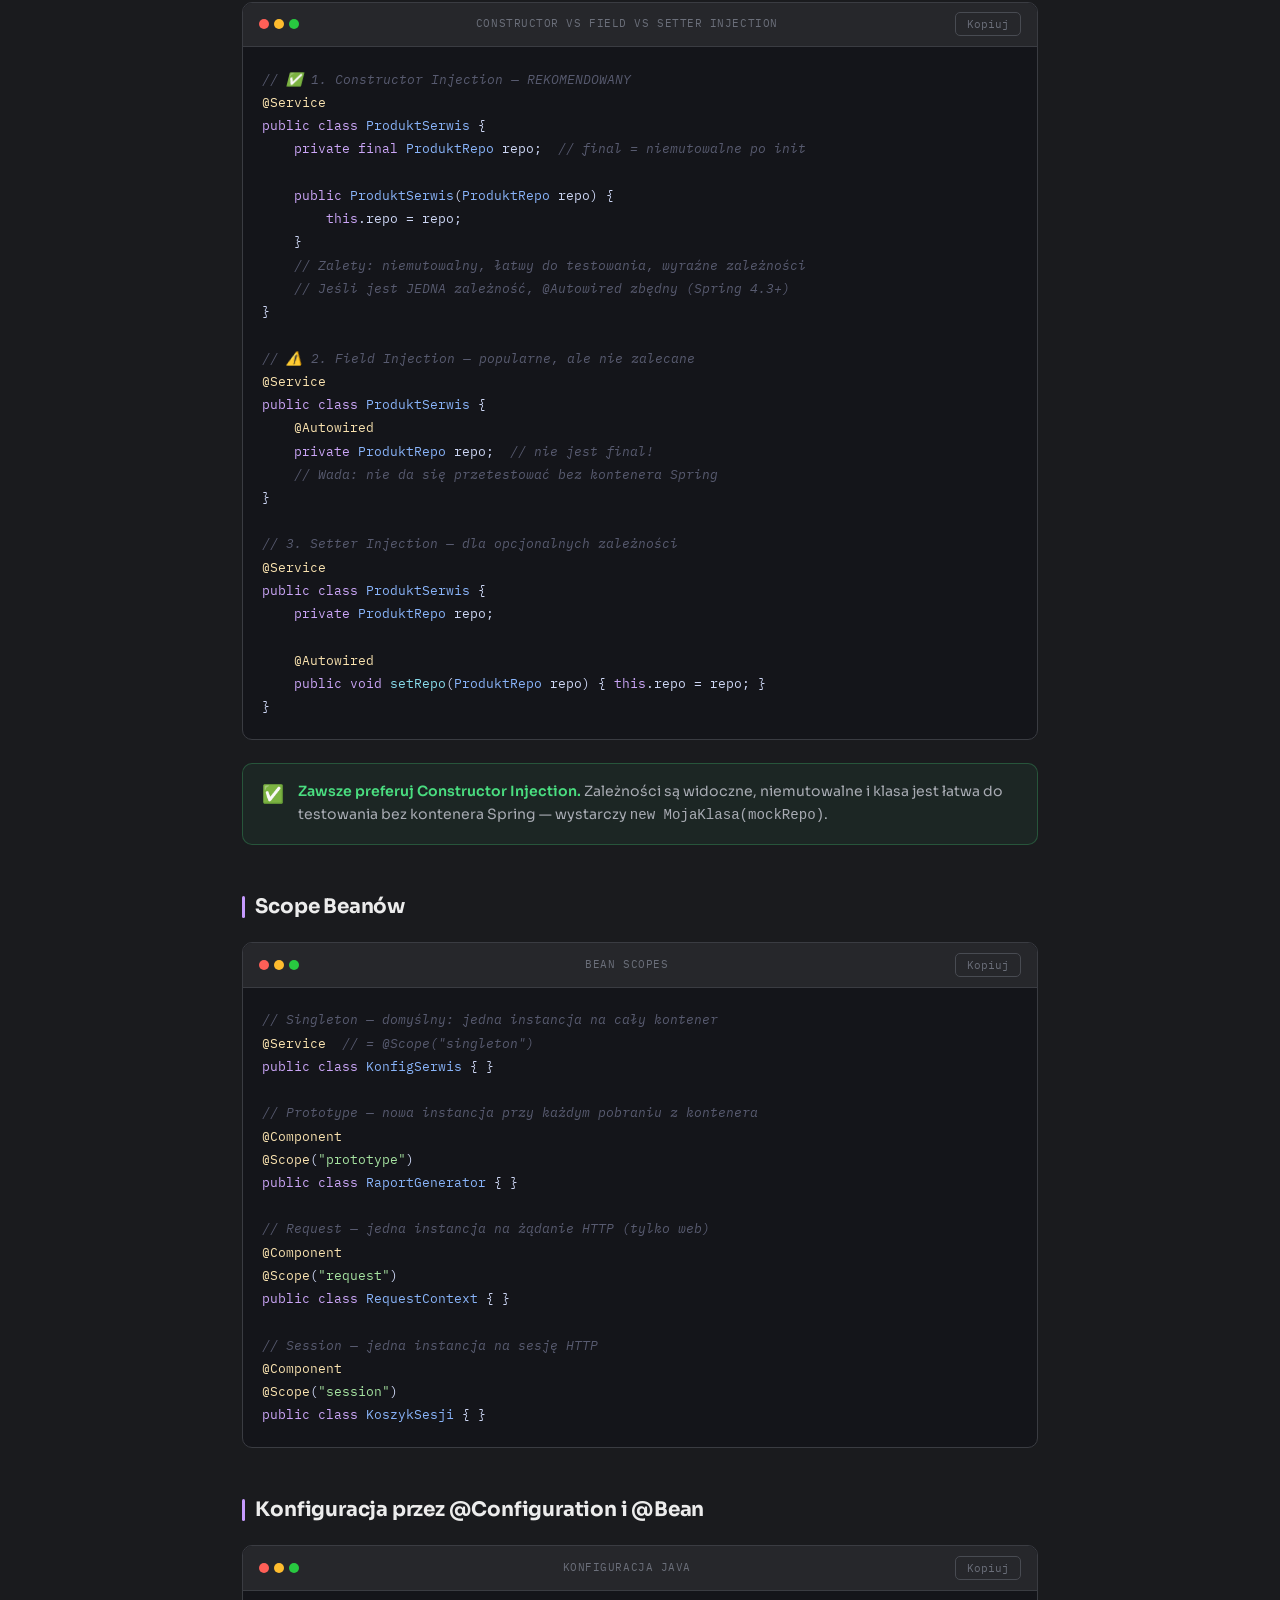
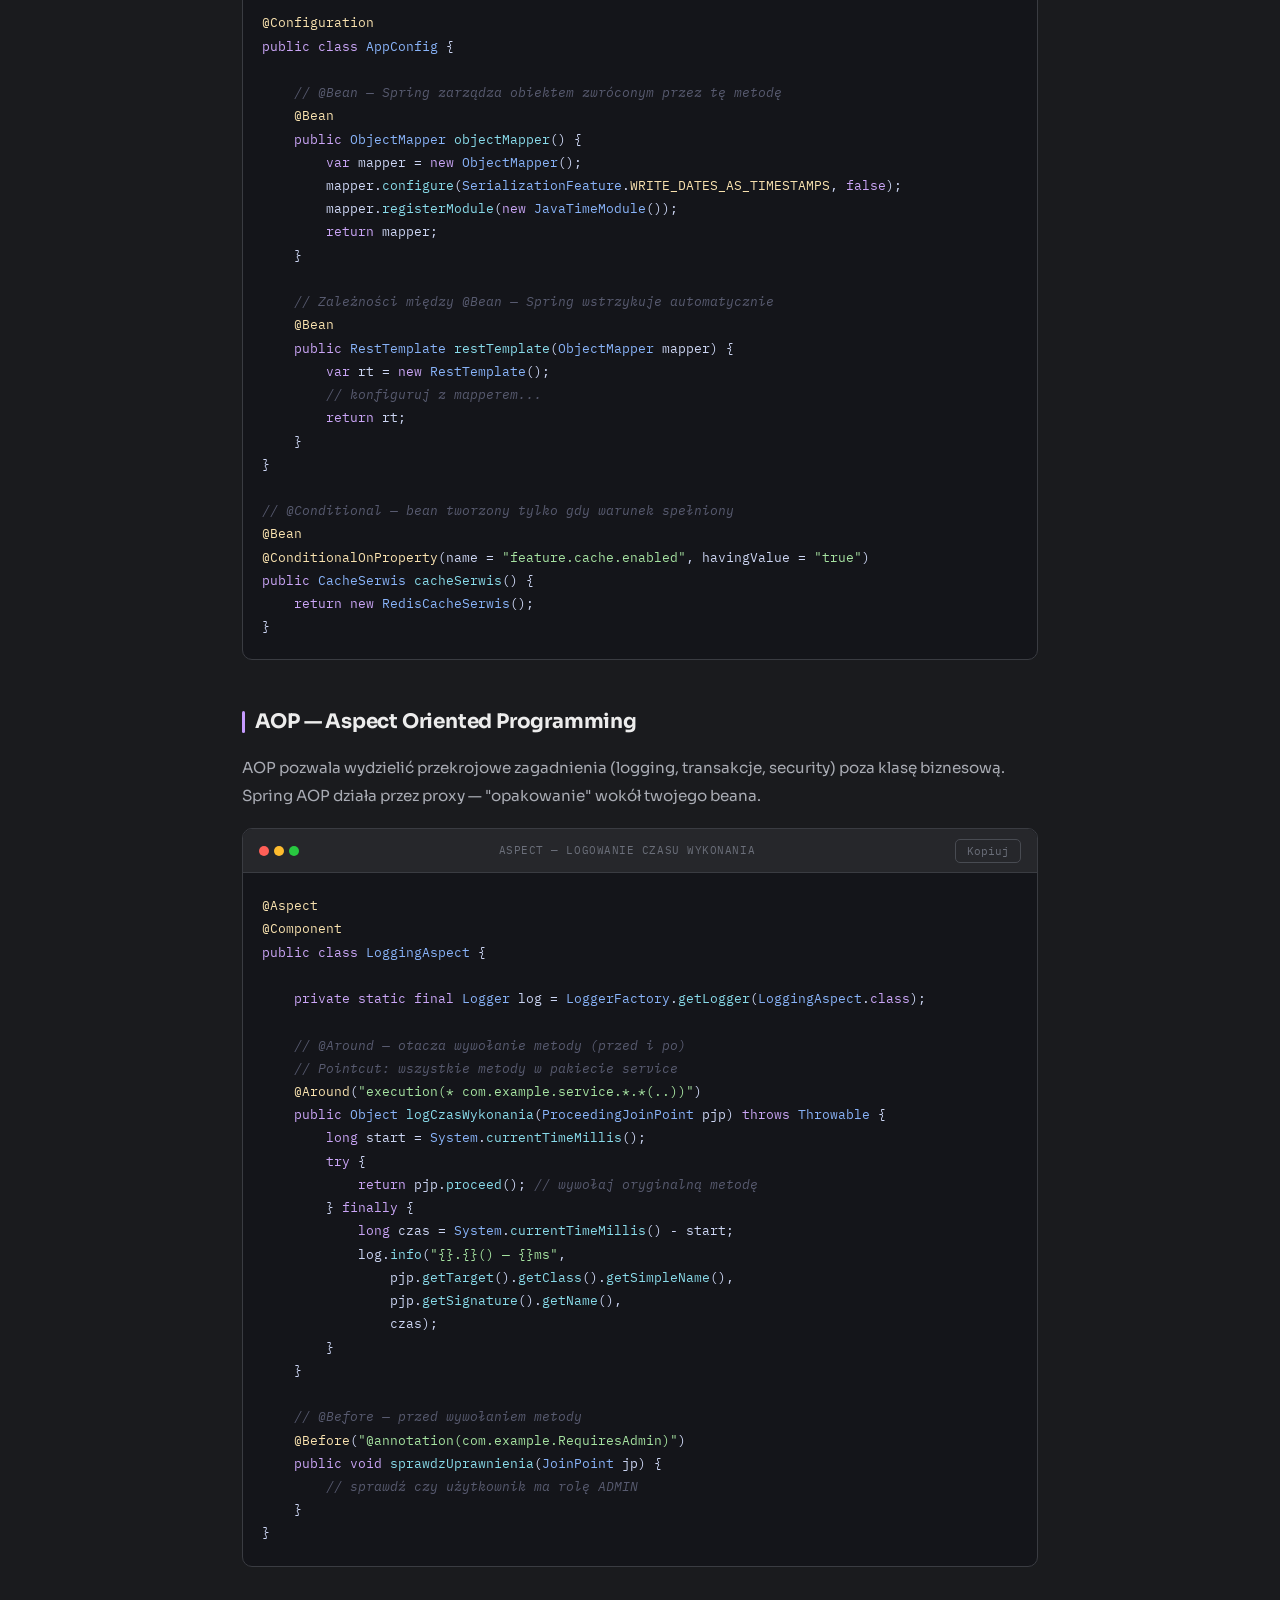
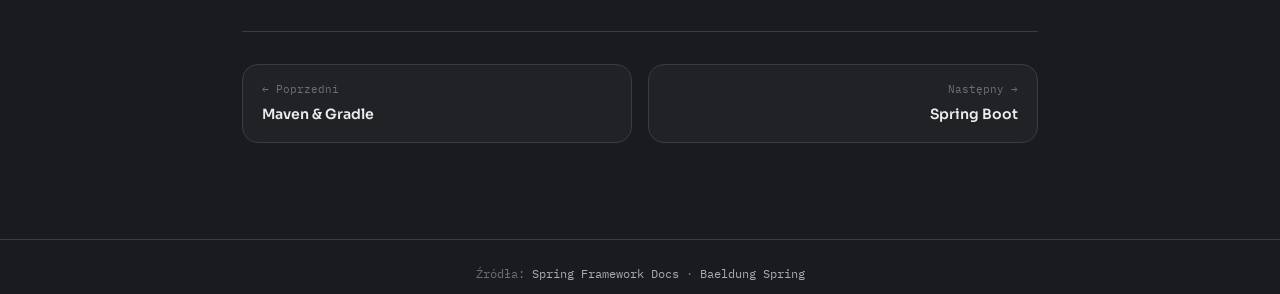
<file: 10-spring-core.html>
<!DOCTYPE html>
<html lang="pl">
<head>
<meta charset="UTF-8">
<meta name="viewport" content="width=device-width, initial-scale=1.0">
<title>10 — Spring Core | java.guide</title>
<meta name="description" content="Spring Core — Inversion of Control, Dependency Injection, kontener IoC, adnotacje @Service/@Repository, scopy beanów i AOP.">
<meta property="og:title" content="10 — Spring Core | java.guide">
<meta property="og:description" content="IoC, Dependency Injection i AOP — fundament ekosystemu Spring.">
<meta property="og:type" content="website">
<meta property="og:site_name" content="java.guide">
<link rel="stylesheet" href="style.css">
</head>
<body>
<nav class="topnav">
  <div class="topnav-logo">java<span>.guide</span></div>
  <div class="topnav-links">
    <a href="index.html">Strona główna</a>
    <a href="01-podstawy.html">Podstawy</a>
    <a href="02-oop.html">OOP</a>
    <a href="03-solid.html">SOLID</a>
    <a href="04-wzorce.html">Wzorce</a>
    <a href="05-collections.html">Kolekcje</a>
    <a href="06-streams.html">Streams</a>
    <a href="07-wyjatki-testy.html">Wyjątki &amp; Testy</a>
    <a href="08-zaawansowane.html">Zaawansowane</a>
    <a href="09-maven-gradle.html">Maven/Gradle</a>
    <a href="10-spring-core.html" class="active">Spring Core</a>
    <a href="11-spring-boot.html">Spring Boot</a>
    <a href="12-jpa.html">JPA</a>
    <a href="13-security.html">Security</a>
  </div>
</nav>
<div class="breadcrumb">
  <a href="index.html">java.guide</a><span class="sep">/</span>
  <span class="current">10 — Spring Core</span>
</div>
<main class="page-wrap">
  <header class="chapter-header">
    <div class="chapter-num">ROZDZIAŁ 10</div>
    <h1 class="chapter-title">Spring Core</h1>
    <p class="chapter-desc">Fundament ekosystemu Spring — Inversion of Control, Dependency Injection i kontener IoC. Zrozumienie tych mechanizmów to klucz do całego Spring Framework.</p>
    <div style="display:flex;gap:.5rem;flex-wrap:wrap;margin-top:1rem">
      <span class="badge purple">Spring 6</span>
      <span class="badge">Poziom: Średnio­zaawansowany</span>
    </div>
  </header>

  <h2 class="section-title">Inversion of Control (IoC)</h2>
  <p class="prose">Tradycyjnie to <em>kod</em> tworzy swoje zależności. W IoC <strong>framework przejmuje kontrolę</strong> nad tworzeniem i wstrzykiwaniem zależności. Twój kod opisuje <em>czego potrzebuje</em>, a Spring to dostarcza.</p>

  <div class="tabs-wrap">
    <div class="tab-bar">
      <button class="tab-btn active" onclick="tab(this,'ioc-bad')">❌ Bez IoC</button>
      <button class="tab-btn" onclick="tab(this,'ioc-good')">✅ Z Spring IoC</button>
    </div>
    <div id="ioc-bad" class="tab-panel active">
      <div class="code-block">
        <div class="code-header"><div class="code-dots"><span class="dot-r"></span><span class="dot-y"></span><span class="dot-g"></span></div>
        <span class="code-lang">Tradycyjne podejście</span>
        <button class="copy-btn" onclick="copyCode(this)">Kopiuj</button></div>
        <pre><span class="kw">public class</span> <span class="cl">ZamowienieSerwis</span> {
    <span class="cm">// ❌ Klasa SAMA tworzy zależności</span>
    <span class="kw">private</span> <span class="cl">EmailSerwis</span> email = <span class="kw">new</span> <span class="cl">EmailSerwis</span>();
    <span class="kw">private</span> <span class="cl">PlatnoscSerwis</span> platnosc = <span class="kw">new</span> <span class="cl">PlatnoscSerwis</span>();

    <span class="cm">// Problemy:</span>
    <span class="cm">// - ścisłe powiązanie (tight coupling)</span>
    <span class="cm">// - niemożliwe do przetestowania (nie można podmienić mockiem)</span>
    <span class="cm">// - nie można zmienić implementacji bez edycji tej klasy</span>
}</pre>
      </div>
    </div>
    <div id="ioc-good" class="tab-panel">
      <div class="code-block">
        <div class="code-header"><div class="code-dots"><span class="dot-r"></span><span class="dot-y"></span><span class="dot-g"></span></div>
        <span class="code-lang">Spring IoC — kontener zarządza</span>
        <button class="copy-btn" onclick="copyCode(this)">Kopiuj</button></div>
        <pre><span class="ann">@Service</span>
<span class="kw">public class</span> <span class="cl">ZamowienieSerwis</span> {
    <span class="kw">private final</span> <span class="cl">NotyfikacjaSerwis</span> notyfikacja;
    <span class="kw">private final</span> <span class="cl">PlatnoscSerwis</span> platnosc;

    <span class="cm">// ✅ Spring WSTRZYKUJE zależności przez konstruktor</span>
    <span class="kw">public</span> <span class="cl">ZamowienieSerwis</span>(
            <span class="cl">NotyfikacjaSerwis</span> notyfikacja,
            <span class="cl">PlatnoscSerwis</span> platnosc) {
        <span class="kw">this</span>.notyfikacja = notyfikacja;
        <span class="kw">this</span>.platnosc = platnosc;
    }

    <span class="kw">public void</span> <span class="mth">zloz</span>(<span class="cl">Zamowienie</span> z) {
        platnosc.<span class="mth">przetworz</span>(z);
        notyfikacja.<span class="mth">wyslij</span>(<span class="str">"Zamówienie złożone"</span>);
    }
}
<span class="cm">// Spring sam znajdzie NotyfikacjaSerwis i PlatnoscSerwis</span>
<span class="cm">// i przekaże je do konstruktora — nie musisz pisać new!</span></pre>
      </div>
    </div>
  </div>

  <h2 class="section-title">Adnotacje — Definiowanie Beanów</h2>
  <p class="prose">Bean to obiekt zarządzany przez kontener Spring. Adnotacje mówią Springowi, które klasy mają być beanami i jaką rolę pełnią.</p>

  <div class="table-wrap">
    <table>
      <thead><tr><th>Adnotacja</th><th>Warstwa</th><th>Znaczenie</th></tr></thead>
      <tbody>
        <tr><td><code>@Component</code></td><td>Dowolna</td><td>Generyczny bean — Spring zarządza tą klasą</td></tr>
        <tr><td><code>@Service</code></td><td>Logika biznesowa</td><td>Jak @Component, semantycznie oznacza serwis</td></tr>
        <tr><td><code>@Repository</code></td><td>Dostęp do danych</td><td>Jak @Component + obsługa wyjątków DB</td></tr>
        <tr><td><code>@Controller</code></td><td>Warstwa web</td><td>Obsługuje żądania HTTP (MVC)</td></tr>
        <tr><td><code>@RestController</code></td><td>Warstwa web</td><td>@Controller + @ResponseBody (JSON/XML)</td></tr>
        <tr><td><code>@Configuration</code></td><td>Konfiguracja</td><td>Klasa definiuje beany przez metody @Bean</td></tr>
      </tbody>
    </table>
  </div>

  <h2 class="section-title">Dependency Injection — Trzy Sposoby</h2>

  <div class="code-block">
    <div class="code-header"><div class="code-dots"><span class="dot-r"></span><span class="dot-y"></span><span class="dot-g"></span></div>
    <span class="code-lang">Constructor vs Field vs Setter Injection</span>
    <button class="copy-btn" onclick="copyCode(this)">Kopiuj</button></div>
    <pre><span class="cm">// ✅ 1. Constructor Injection — REKOMENDOWANY</span>
<span class="ann">@Service</span>
<span class="kw">public class</span> <span class="cl">ProduktSerwis</span> {
    <span class="kw">private final</span> <span class="cl">ProduktRepo</span> repo;  <span class="cm">// final = niemutowalne po init</span>

    <span class="kw">public</span> <span class="cl">ProduktSerwis</span>(<span class="cl">ProduktRepo</span> repo) {
        <span class="kw">this</span>.repo = repo;
    }
    <span class="cm">// Zalety: niemutowalny, łatwy do testowania, wyraźne zależności</span>
    <span class="cm">// Jeśli jest JEDNA zależność, @Autowired zbędny (Spring 4.3+)</span>
}

<span class="cm">// ⚠️ 2. Field Injection — popularne, ale nie zalecane</span>
<span class="ann">@Service</span>
<span class="kw">public class</span> <span class="cl">ProduktSerwis</span> {
    <span class="ann">@Autowired</span>
    <span class="kw">private</span> <span class="cl">ProduktRepo</span> repo;  <span class="cm">// nie jest final!</span>
    <span class="cm">// Wada: nie da się przetestować bez kontenera Spring</span>
}

<span class="cm">// 3. Setter Injection — dla opcjonalnych zależności</span>
<span class="ann">@Service</span>
<span class="kw">public class</span> <span class="cl">ProduktSerwis</span> {
    <span class="kw">private</span> <span class="cl">ProduktRepo</span> repo;

    <span class="ann">@Autowired</span>
    <span class="kw">public void</span> <span class="mth">setRepo</span>(<span class="cl">ProduktRepo</span> repo) { <span class="kw">this</span>.repo = repo; }
}</pre>
  </div>

  <div class="callout good">
    <div class="callout-icon">✅</div>
    <div class="callout-body"><strong>Zawsze preferuj Constructor Injection.</strong> Zależności są widoczne, niemutowalne i klasa jest łatwa do testowania bez kontenera Spring — wystarczy <code>new MojaKlasa(mockRepo)</code>.</div>
  </div>

  <h2 class="section-title">Scope Beanów</h2>
  <div class="code-block">
    <div class="code-header"><div class="code-dots"><span class="dot-r"></span><span class="dot-y"></span><span class="dot-g"></span></div>
    <span class="code-lang">Bean Scopes</span>
    <button class="copy-btn" onclick="copyCode(this)">Kopiuj</button></div>
    <pre><span class="cm">// Singleton — domyślny: jedna instancja na cały kontener</span>
<span class="ann">@Service</span>  <span class="cm">// = @Scope("singleton")</span>
<span class="kw">public class</span> <span class="cl">KonfigSerwis</span> { }

<span class="cm">// Prototype — nowa instancja przy każdym pobraniu z kontenera</span>
<span class="ann">@Component</span>
<span class="ann">@Scope</span>(<span class="str">"prototype"</span>)
<span class="kw">public class</span> <span class="cl">RaportGenerator</span> { }

<span class="cm">// Request — jedna instancja na żądanie HTTP (tylko web)</span>
<span class="ann">@Component</span>
<span class="ann">@Scope</span>(<span class="str">"request"</span>)
<span class="kw">public class</span> <span class="cl">RequestContext</span> { }

<span class="cm">// Session — jedna instancja na sesję HTTP</span>
<span class="ann">@Component</span>
<span class="ann">@Scope</span>(<span class="str">"session"</span>)
<span class="kw">public class</span> <span class="cl">KoszykSesji</span> { }</pre>
  </div>

  <h2 class="section-title">Konfiguracja przez @Configuration i @Bean</h2>
  <div class="code-block">
    <div class="code-header"><div class="code-dots"><span class="dot-r"></span><span class="dot-y"></span><span class="dot-g"></span></div>
    <span class="code-lang">Konfiguracja Java</span>
    <button class="copy-btn" onclick="copyCode(this)">Kopiuj</button></div>
    <pre><span class="ann">@Configuration</span>
<span class="kw">public class</span> <span class="cl">AppConfig</span> {

    <span class="cm">// @Bean — Spring zarządza obiektem zwróconym przez tę metodę</span>
    <span class="ann">@Bean</span>
    <span class="kw">public</span> <span class="cl">ObjectMapper</span> <span class="mth">objectMapper</span>() {
        <span class="kw">var</span> mapper = <span class="kw">new</span> <span class="cl">ObjectMapper</span>();
        mapper.<span class="mth">configure</span>(<span class="cl">SerializationFeature</span>.<span class="ann">WRITE_DATES_AS_TIMESTAMPS</span>, <span class="kw">false</span>);
        mapper.<span class="mth">registerModule</span>(<span class="kw">new</span> <span class="cl">JavaTimeModule</span>());
        <span class="kw">return</span> mapper;
    }

    <span class="cm">// Zależności między @Bean — Spring wstrzykuje automatycznie</span>
    <span class="ann">@Bean</span>
    <span class="kw">public</span> <span class="cl">RestTemplate</span> <span class="mth">restTemplate</span>(<span class="cl">ObjectMapper</span> mapper) {
        <span class="kw">var</span> rt = <span class="kw">new</span> <span class="cl">RestTemplate</span>();
        <span class="cm">// konfiguruj z mapperem...</span>
        <span class="kw">return</span> rt;
    }
}

<span class="cm">// @Conditional — bean tworzony tylko gdy warunek spełniony</span>
<span class="ann">@Bean</span>
<span class="ann">@ConditionalOnProperty</span>(name = <span class="str">"feature.cache.enabled"</span>, havingValue = <span class="str">"true"</span>)
<span class="kw">public</span> <span class="cl">CacheSerwis</span> <span class="mth">cacheSerwis</span>() {
    <span class="kw">return new</span> <span class="cl">RedisCacheSerwis</span>();
}</pre>
  </div>

  <h2 class="section-title">AOP — Aspect Oriented Programming</h2>
  <p class="prose">AOP pozwala wydzielić przekrojowe zagadnienia (logging, transakcje, security) poza klasę biznesową. Spring AOP działa przez proxy — "opakowanie" wokół twojego beana.</p>

  <div class="code-block">
    <div class="code-header"><div class="code-dots"><span class="dot-r"></span><span class="dot-y"></span><span class="dot-g"></span></div>
    <span class="code-lang">Aspect — logowanie czasu wykonania</span>
    <button class="copy-btn" onclick="copyCode(this)">Kopiuj</button></div>
    <pre><span class="ann">@Aspect</span>
<span class="ann">@Component</span>
<span class="kw">public class</span> <span class="cl">LoggingAspect</span> {

    <span class="kw">private static final</span> <span class="cl">Logger</span> log = <span class="cl">LoggerFactory</span>.<span class="mth">getLogger</span>(<span class="cl">LoggingAspect</span>.<span class="kw">class</span>);

    <span class="cm">// @Around — otacza wywołanie metody (przed i po)</span>
    <span class="cm">// Pointcut: wszystkie metody w pakiecie service</span>
    <span class="ann">@Around</span>(<span class="str">"execution(* com.example.service.*.*(..))"</span>)
    <span class="kw">public</span> <span class="cl">Object</span> <span class="mth">logCzasWykonania</span>(<span class="cl">ProceedingJoinPoint</span> pjp) <span class="kw">throws</span> <span class="cl">Throwable</span> {
        <span class="kw">long</span> start = <span class="cl">System</span>.<span class="mth">currentTimeMillis</span>();
        <span class="kw">try</span> {
            <span class="kw">return</span> pjp.<span class="mth">proceed</span>(); <span class="cm">// wywołaj oryginalną metodę</span>
        } <span class="kw">finally</span> {
            <span class="kw">long</span> czas = <span class="cl">System</span>.<span class="mth">currentTimeMillis</span>() - start;
            log.<span class="mth">info</span>(<span class="str">"{}.{}() — {}ms"</span>,
                pjp.<span class="mth">getTarget</span>().<span class="mth">getClass</span>().<span class="mth">getSimpleName</span>(),
                pjp.<span class="mth">getSignature</span>().<span class="mth">getName</span>(),
                czas);
        }
    }

    <span class="cm">// @Before — przed wywołaniem metody</span>
    <span class="ann">@Before</span>(<span class="str">"@annotation(com.example.RequiresAdmin)"</span>)
    <span class="kw">public void</span> <span class="mth">sprawdzUprawnienia</span>(<span class="cl">JoinPoint</span> jp) {
        <span class="cm">// sprawdź czy użytkownik ma rolę ADMIN</span>
    }
}</pre>
  </div>

  <nav class="chapter-nav">
    <a href="09-maven-gradle.html"><div class="nav-dir">← Poprzedni</div><div class="nav-title">Maven &amp; Gradle</div></a>
    <a href="11-spring-boot.html" class="next"><div class="nav-dir">Następny →</div><div class="nav-title">Spring Boot</div></a>
  </nav>
</main>
<footer class="site-footer">
  Źródła: <a href="https://docs.spring.io/spring-framework/reference/" target="_blank">Spring Framework Docs</a> ·
  <a href="https://baeldung.com/spring-tutorial" target="_blank">Baeldung Spring</a>
</footer>
<script>
function copyCode(btn){const pre=btn.closest('.code-block').querySelector('pre');navigator.clipboard.writeText(pre.innerText).then(()=>{btn.textContent='Skopiowano!';btn.classList.add('ok');setTimeout(()=>{btn.textContent='Kopiuj';btn.classList.remove('ok')},2000)});}
function tab(btn,id){const wrap=btn.closest('.tabs-wrap');wrap.querySelectorAll('.tab-btn').forEach(b=>b.classList.remove('active'));wrap.querySelectorAll('.tab-panel').forEach(p=>p.classList.remove('active'));btn.classList.add('active');document.getElementById(id).classList.add('active');}
</script>
</body>
</html>
</file>
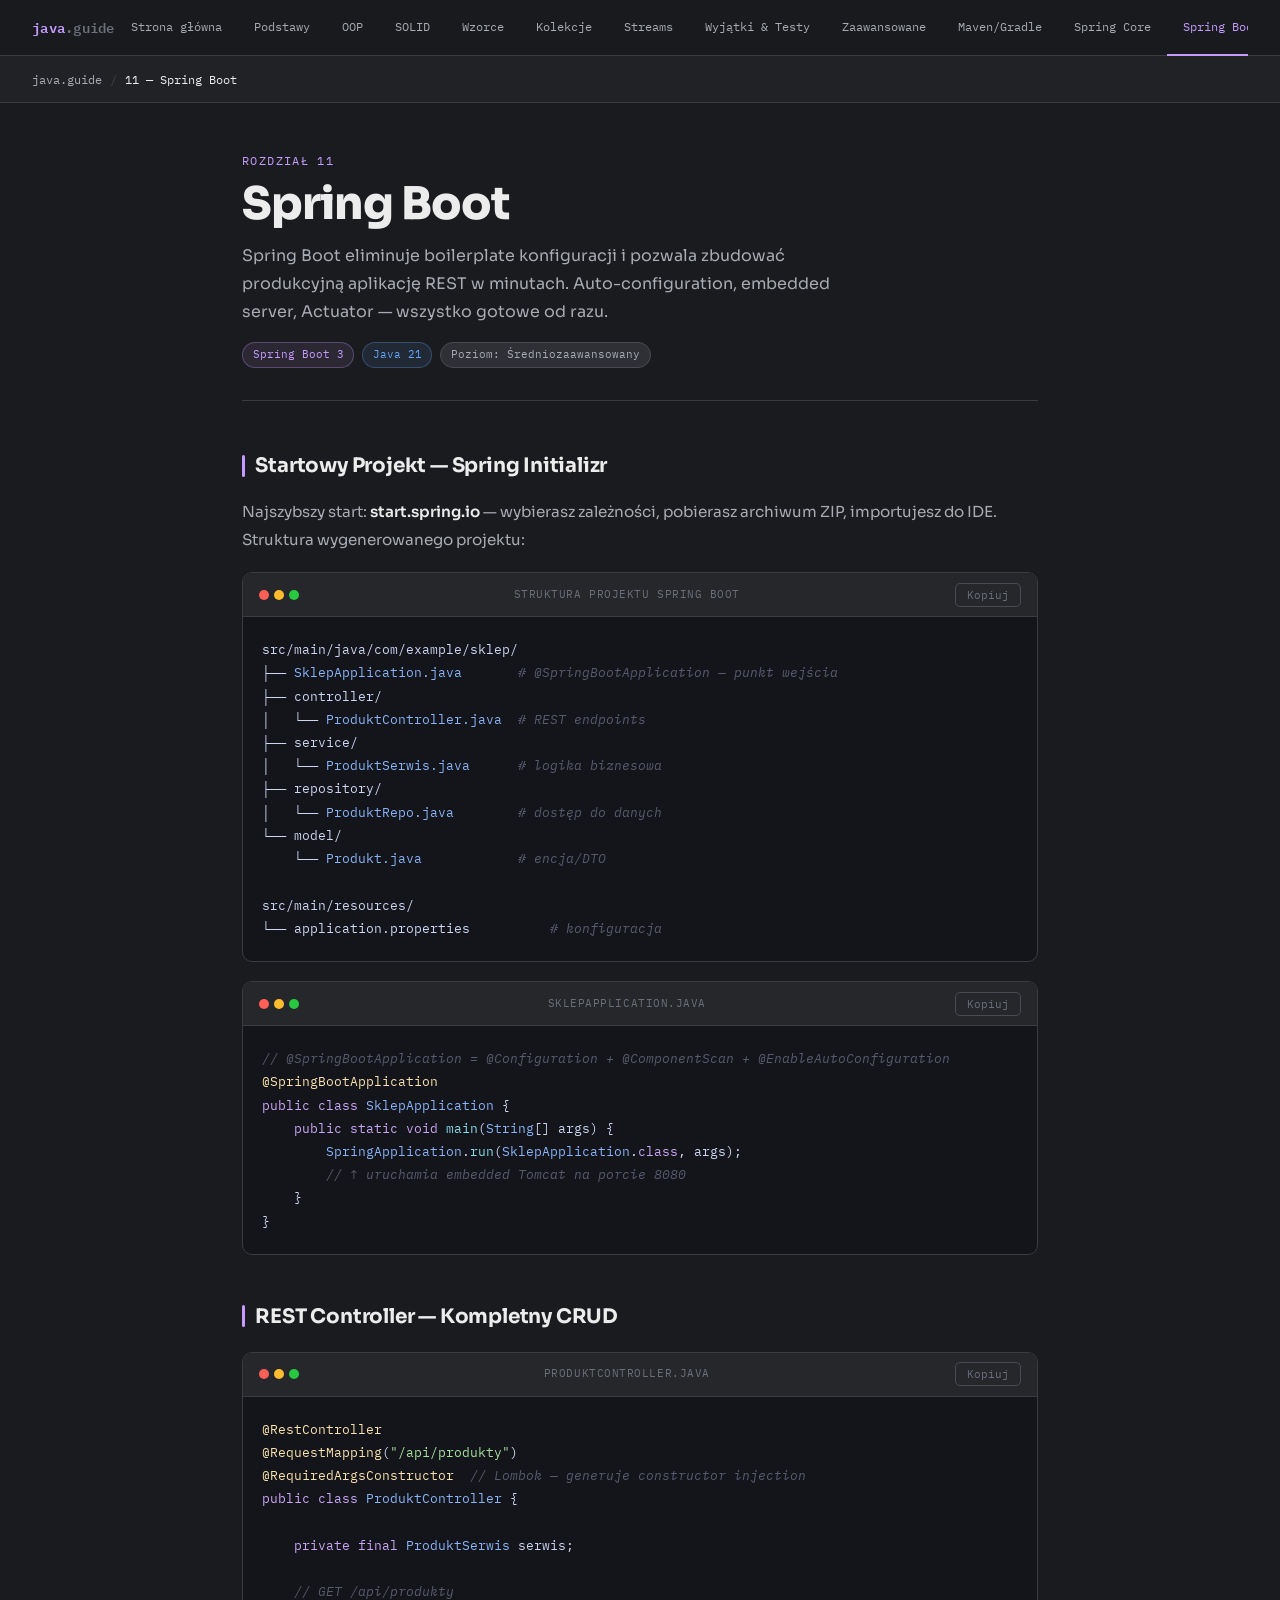
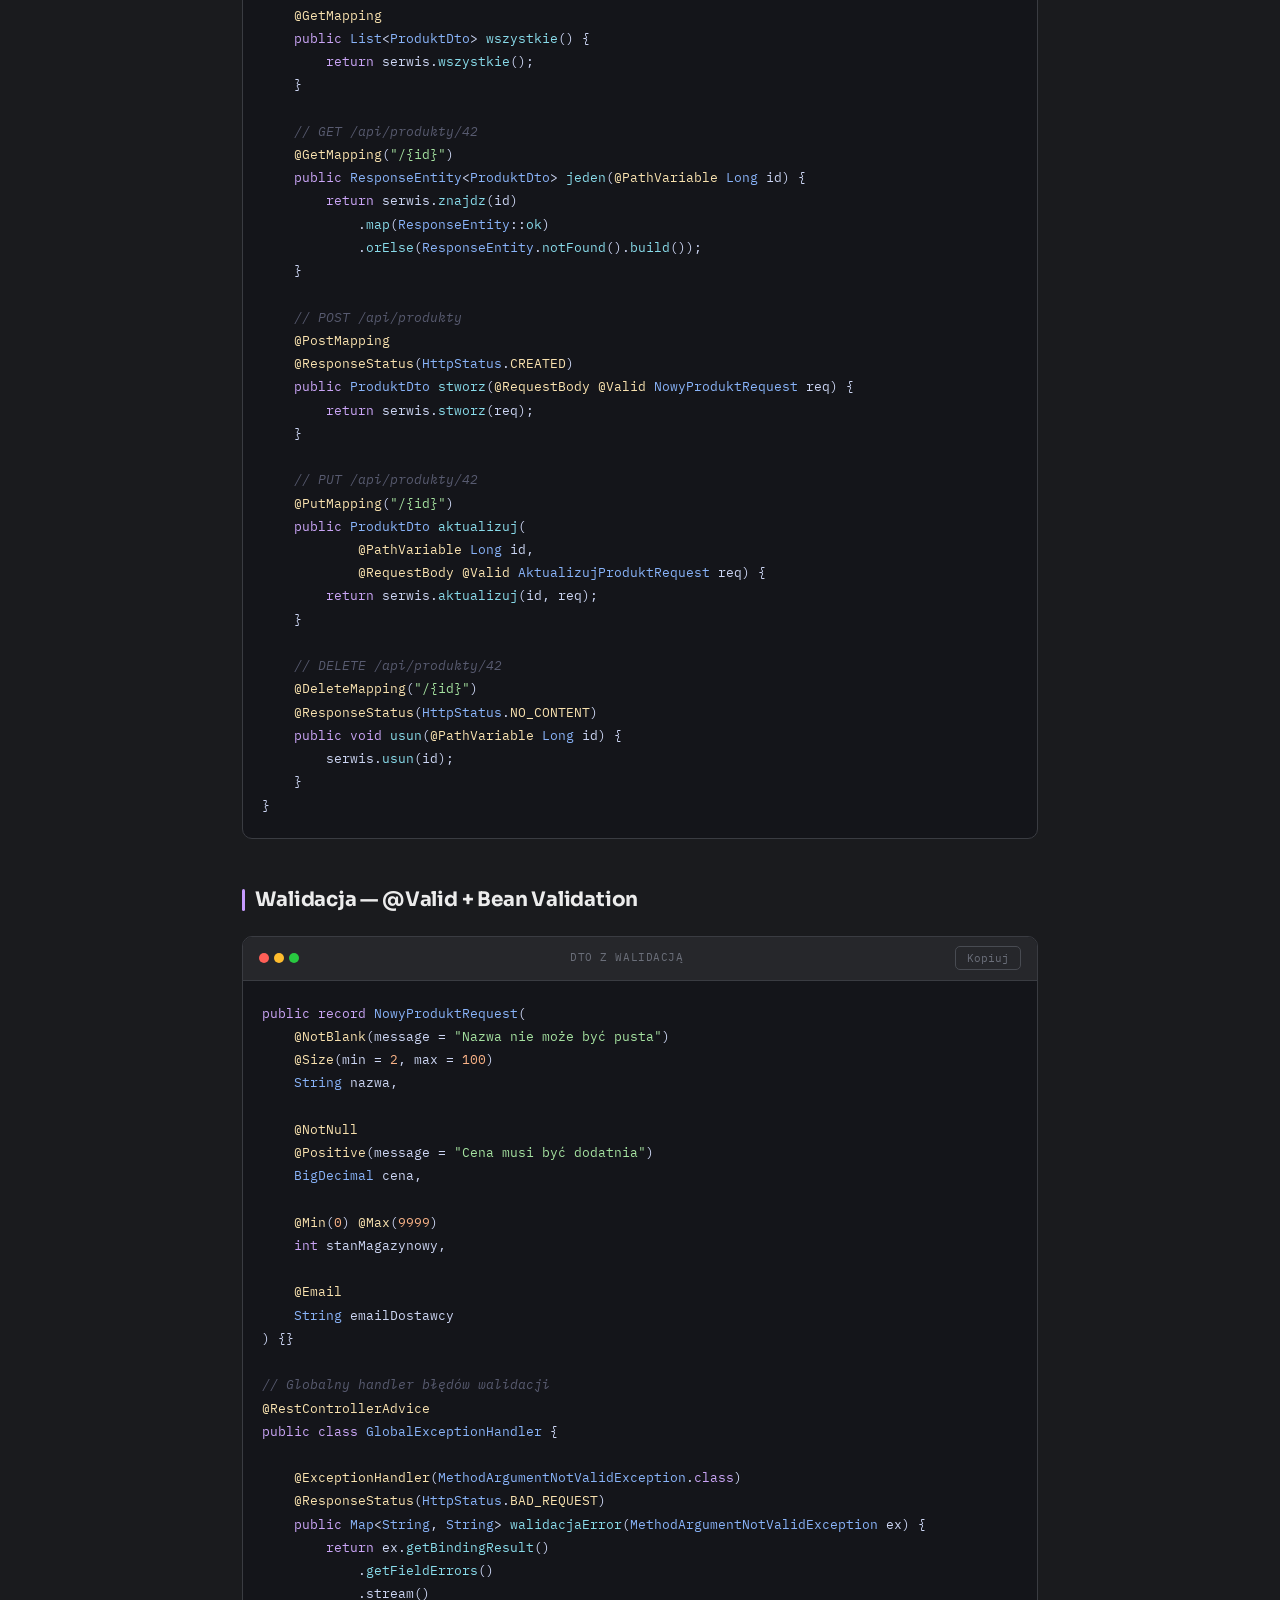
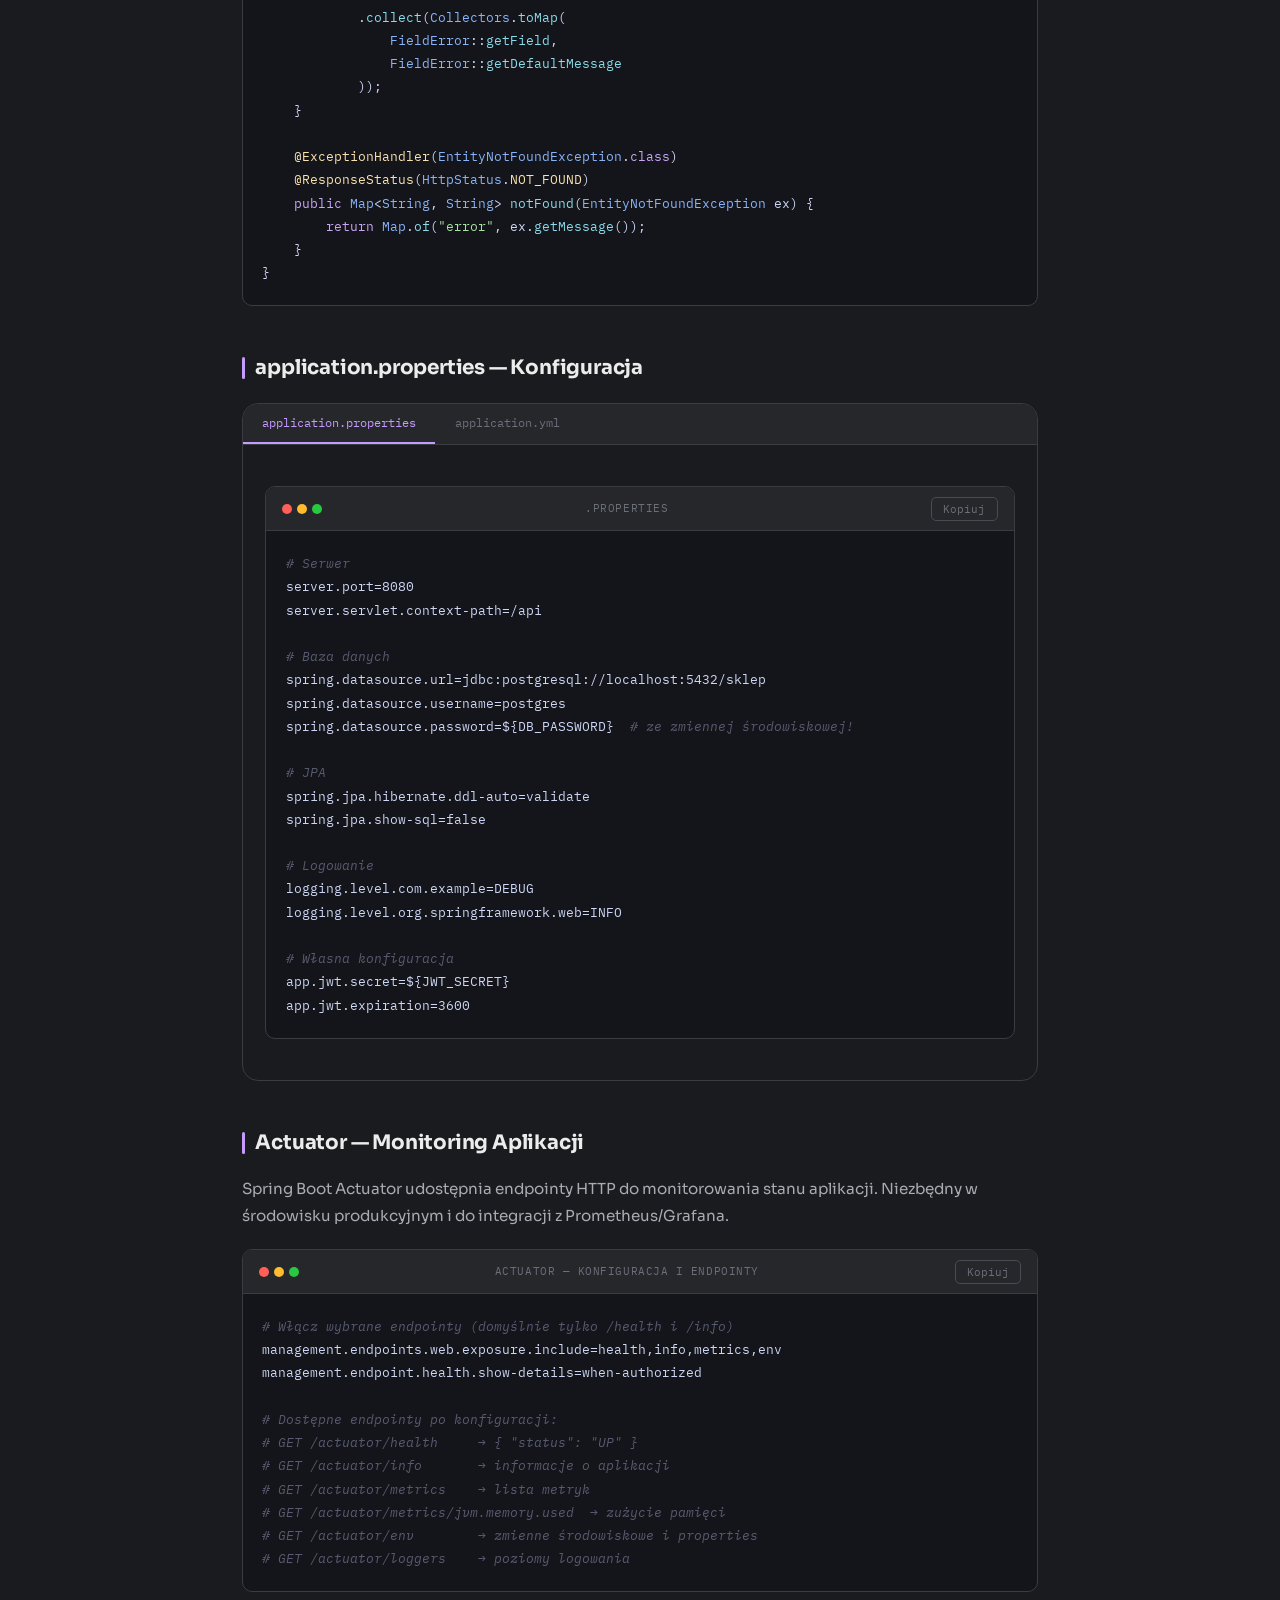
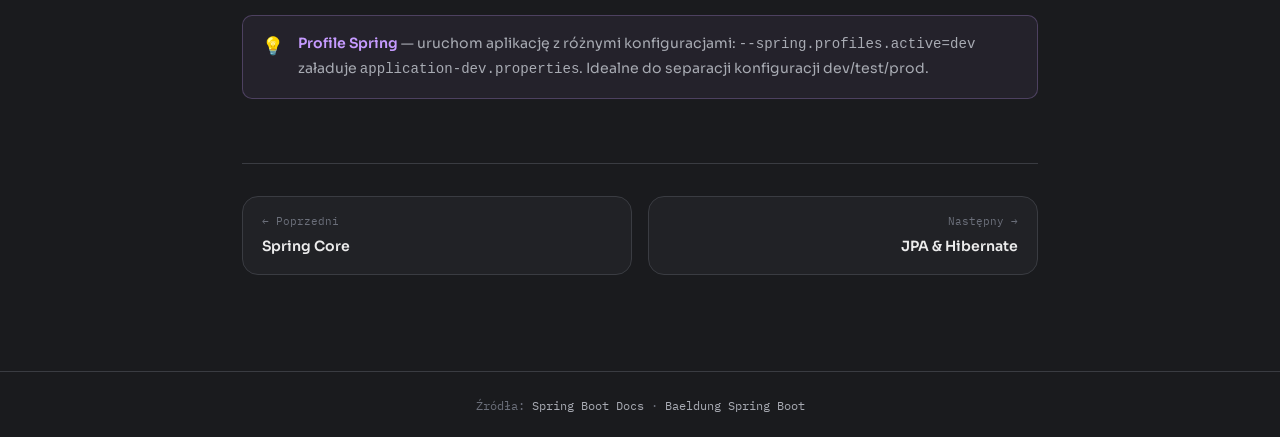
<file: 11-spring-boot.html>
<!DOCTYPE html>
<html lang="pl">
<head>
<meta charset="UTF-8">
<meta name="viewport" content="width=device-width, initial-scale=1.0">
<title>11 — Spring Boot | java.guide</title>
<meta name="description" content="Spring Boot — REST API, auto-configuration, walidacja Bean Validation, obsługa błędów, profile i Actuator do monitoringu aplikacji.">
<meta property="og:title" content="11 — Spring Boot | java.guide">
<meta property="og:description" content="REST API, walidacja, obsługa błędów i Actuator — Spring Boot 3 w praktyce.">
<meta property="og:type" content="website">
<meta property="og:site_name" content="java.guide">
<link rel="stylesheet" href="style.css">
</head>
<body>
<nav class="topnav">
  <div class="topnav-logo">java<span>.guide</span></div>
  <div class="topnav-links">
    <a href="index.html">Strona główna</a>
    <a href="01-podstawy.html">Podstawy</a>
    <a href="02-oop.html">OOP</a>
    <a href="03-solid.html">SOLID</a>
    <a href="04-wzorce.html">Wzorce</a>
    <a href="05-collections.html">Kolekcje</a>
    <a href="06-streams.html">Streams</a>
    <a href="07-wyjatki-testy.html">Wyjątki &amp; Testy</a>
    <a href="08-zaawansowane.html">Zaawansowane</a>
    <a href="09-maven-gradle.html">Maven/Gradle</a>
    <a href="10-spring-core.html">Spring Core</a>
    <a href="11-spring-boot.html" class="active">Spring Boot</a>
    <a href="12-jpa.html">JPA</a>
    <a href="13-security.html">Security</a>
  </div>
</nav>
<div class="breadcrumb">
  <a href="index.html">java.guide</a><span class="sep">/</span>
  <span class="current">11 — Spring Boot</span>
</div>
<main class="page-wrap">
  <header class="chapter-header">
    <div class="chapter-num">ROZDZIAŁ 11</div>
    <h1 class="chapter-title">Spring Boot</h1>
    <p class="chapter-desc">Spring Boot eliminuje boilerplate konfiguracji i pozwala zbudować produkcyjną aplikację REST w minutach. Auto-configuration, embedded server, Actuator — wszystko gotowe od razu.</p>
    <div style="display:flex;gap:.5rem;flex-wrap:wrap;margin-top:1rem">
      <span class="badge purple">Spring Boot 3</span>
      <span class="badge blue">Java 21</span>
      <span class="badge">Poziom: Średnio­zaawansowany</span>
    </div>
  </header>

  <h2 class="section-title">Startowy Projekt — Spring Initializr</h2>
  <p class="prose">Najszybszy start: <strong>start.spring.io</strong> — wybierasz zależności, pobierasz archiwum ZIP, importujesz do IDE. Struktura wygenerowanego projektu:</p>

  <div class="code-block">
    <div class="code-header"><div class="code-dots"><span class="dot-r"></span><span class="dot-y"></span><span class="dot-g"></span></div>
    <span class="code-lang">Struktura projektu Spring Boot</span>
    <button class="copy-btn" onclick="copyCode(this)">Kopiuj</button></div>
    <pre>src/main/java/com/example/sklep/
├── <span class="cl">SklepApplication.java</span>       <span class="cm"># @SpringBootApplication — punkt wejścia</span>
├── controller/
│   └── <span class="cl">ProduktController.java</span>  <span class="cm"># REST endpoints</span>
├── service/
│   └── <span class="cl">ProduktSerwis.java</span>      <span class="cm"># logika biznesowa</span>
├── repository/
│   └── <span class="cl">ProduktRepo.java</span>        <span class="cm"># dostęp do danych</span>
└── model/
    └── <span class="cl">Produkt.java</span>            <span class="cm"># encja/DTO</span>

src/main/resources/
└── application.properties          <span class="cm"># konfiguracja</span></pre>
  </div>

  <div class="code-block">
    <div class="code-header"><div class="code-dots"><span class="dot-r"></span><span class="dot-y"></span><span class="dot-g"></span></div>
    <span class="code-lang">SklepApplication.java</span>
    <button class="copy-btn" onclick="copyCode(this)">Kopiuj</button></div>
    <pre><span class="cm">// @SpringBootApplication = @Configuration + @ComponentScan + @EnableAutoConfiguration</span>
<span class="ann">@SpringBootApplication</span>
<span class="kw">public class</span> <span class="cl">SklepApplication</span> {
    <span class="kw">public static void</span> <span class="mth">main</span>(<span class="cl">String</span>[] args) {
        <span class="cl">SpringApplication</span>.<span class="mth">run</span>(<span class="cl">SklepApplication</span>.<span class="kw">class</span>, args);
        <span class="cm">// ↑ uruchamia embedded Tomcat na porcie 8080</span>
    }
}</pre>
  </div>

  <h2 class="section-title">REST Controller — Kompletny CRUD</h2>
  <div class="code-block">
    <div class="code-header"><div class="code-dots"><span class="dot-r"></span><span class="dot-y"></span><span class="dot-g"></span></div>
    <span class="code-lang">ProduktController.java</span>
    <button class="copy-btn" onclick="copyCode(this)">Kopiuj</button></div>
    <pre><span class="ann">@RestController</span>
<span class="ann">@RequestMapping</span>(<span class="str">"/api/produkty"</span>)
<span class="ann">@RequiredArgsConstructor</span>  <span class="cm">// Lombok — generuje constructor injection</span>
<span class="kw">public class</span> <span class="cl">ProduktController</span> {

    <span class="kw">private final</span> <span class="cl">ProduktSerwis</span> serwis;

    <span class="cm">// GET /api/produkty</span>
    <span class="ann">@GetMapping</span>
    <span class="kw">public</span> <span class="cl">List</span>&lt;<span class="cl">ProduktDto</span>&gt; <span class="mth">wszystkie</span>() {
        <span class="kw">return</span> serwis.<span class="mth">wszystkie</span>();
    }

    <span class="cm">// GET /api/produkty/42</span>
    <span class="ann">@GetMapping</span>(<span class="str">"/{id}"</span>)
    <span class="kw">public</span> <span class="cl">ResponseEntity</span>&lt;<span class="cl">ProduktDto</span>&gt; <span class="mth">jeden</span>(<span class="ann">@PathVariable</span> <span class="cl">Long</span> id) {
        <span class="kw">return</span> serwis.<span class="mth">znajdz</span>(id)
            .<span class="mth">map</span>(<span class="cl">ResponseEntity</span>::<span class="mth">ok</span>)
            .<span class="mth">orElse</span>(<span class="cl">ResponseEntity</span>.<span class="mth">notFound</span>().<span class="mth">build</span>());
    }

    <span class="cm">// POST /api/produkty</span>
    <span class="ann">@PostMapping</span>
    <span class="ann">@ResponseStatus</span>(<span class="cl">HttpStatus</span>.<span class="ann">CREATED</span>)
    <span class="kw">public</span> <span class="cl">ProduktDto</span> <span class="mth">stworz</span>(<span class="ann">@RequestBody</span> <span class="ann">@Valid</span> <span class="cl">NowyProduktRequest</span> req) {
        <span class="kw">return</span> serwis.<span class="mth">stworz</span>(req);
    }

    <span class="cm">// PUT /api/produkty/42</span>
    <span class="ann">@PutMapping</span>(<span class="str">"/{id}"</span>)
    <span class="kw">public</span> <span class="cl">ProduktDto</span> <span class="mth">aktualizuj</span>(
            <span class="ann">@PathVariable</span> <span class="cl">Long</span> id,
            <span class="ann">@RequestBody</span> <span class="ann">@Valid</span> <span class="cl">AktualizujProduktRequest</span> req) {
        <span class="kw">return</span> serwis.<span class="mth">aktualizuj</span>(id, req);
    }

    <span class="cm">// DELETE /api/produkty/42</span>
    <span class="ann">@DeleteMapping</span>(<span class="str">"/{id}"</span>)
    <span class="ann">@ResponseStatus</span>(<span class="cl">HttpStatus</span>.<span class="ann">NO_CONTENT</span>)
    <span class="kw">public void</span> <span class="mth">usun</span>(<span class="ann">@PathVariable</span> <span class="cl">Long</span> id) {
        serwis.<span class="mth">usun</span>(id);
    }
}</pre>
  </div>

  <h2 class="section-title">Walidacja — @Valid + Bean Validation</h2>
  <div class="code-block">
    <div class="code-header"><div class="code-dots"><span class="dot-r"></span><span class="dot-y"></span><span class="dot-g"></span></div>
    <span class="code-lang">DTO z walidacją</span>
    <button class="copy-btn" onclick="copyCode(this)">Kopiuj</button></div>
    <pre><span class="kw">public record</span> <span class="cl">NowyProduktRequest</span>(
    <span class="ann">@NotBlank</span>(message = <span class="str">"Nazwa nie może być pusta"</span>)
    <span class="ann">@Size</span>(min = <span class="num">2</span>, max = <span class="num">100</span>)
    <span class="cl">String</span> nazwa,

    <span class="ann">@NotNull</span>
    <span class="ann">@Positive</span>(message = <span class="str">"Cena musi być dodatnia"</span>)
    <span class="cl">BigDecimal</span> cena,

    <span class="ann">@Min</span>(<span class="num">0</span>) <span class="ann">@Max</span>(<span class="num">9999</span>)
    <span class="kw">int</span> stanMagazynowy,

    <span class="ann">@Email</span>
    <span class="cl">String</span> emailDostawcy
) {}

<span class="cm">// Globalny handler błędów walidacji</span>
<span class="ann">@RestControllerAdvice</span>
<span class="kw">public class</span> <span class="cl">GlobalExceptionHandler</span> {

    <span class="ann">@ExceptionHandler</span>(<span class="cl">MethodArgumentNotValidException</span>.<span class="kw">class</span>)
    <span class="ann">@ResponseStatus</span>(<span class="cl">HttpStatus</span>.<span class="ann">BAD_REQUEST</span>)
    <span class="kw">public</span> <span class="cl">Map</span>&lt;<span class="cl">String</span>, <span class="cl">String</span>&gt; <span class="mth">walidacjaError</span>(<span class="cl">MethodArgumentNotValidException</span> ex) {
        <span class="kw">return</span> ex.<span class="mth">getBindingResult</span>()
            .<span class="mth">getFieldErrors</span>()
            .stream()
            .<span class="mth">collect</span>(<span class="cl">Collectors</span>.<span class="mth">toMap</span>(
                <span class="cl">FieldError</span>::<span class="mth">getField</span>,
                <span class="cl">FieldError</span>::<span class="mth">getDefaultMessage</span>
            ));
    }

    <span class="ann">@ExceptionHandler</span>(<span class="cl">EntityNotFoundException</span>.<span class="kw">class</span>)
    <span class="ann">@ResponseStatus</span>(<span class="cl">HttpStatus</span>.<span class="ann">NOT_FOUND</span>)
    <span class="kw">public</span> <span class="cl">Map</span>&lt;<span class="cl">String</span>, <span class="cl">String</span>&gt; <span class="mth">notFound</span>(<span class="cl">EntityNotFoundException</span> ex) {
        <span class="kw">return</span> <span class="cl">Map</span>.<span class="mth">of</span>(<span class="str">"error"</span>, ex.<span class="mth">getMessage</span>());
    }
}</pre>
  </div>

  <h2 class="section-title">application.properties — Konfiguracja</h2>
  <div class="tabs-wrap">
    <div class="tab-bar">
      <button class="tab-btn active" onclick="tab(this,'props')">application.properties</button>
      <button class="tab-btn" onclick="tab(this,'yaml')">application.yml</button>
    </div>
    <div id="props" class="tab-panel active">
      <div class="code-block">
        <div class="code-header"><div class="code-dots"><span class="dot-r"></span><span class="dot-y"></span><span class="dot-g"></span></div>
        <span class="code-lang">.properties</span>
        <button class="copy-btn" onclick="copyCode(this)">Kopiuj</button></div>
        <pre><span class="cm"># Serwer</span>
server.port=8080
server.servlet.context-path=/api

<span class="cm"># Baza danych</span>
spring.datasource.url=jdbc:postgresql://localhost:5432/sklep
spring.datasource.username=postgres
spring.datasource.password=${DB_PASSWORD}  <span class="cm"># ze zmiennej środowiskowej!</span>

<span class="cm"># JPA</span>
spring.jpa.hibernate.ddl-auto=validate
spring.jpa.show-sql=false

<span class="cm"># Logowanie</span>
logging.level.com.example=DEBUG
logging.level.org.springframework.web=INFO

<span class="cm"># Własna konfiguracja</span>
app.jwt.secret=${JWT_SECRET}
app.jwt.expiration=3600</pre>
      </div>
    </div>
    <div id="yaml" class="tab-panel">
      <div class="code-block">
        <div class="code-header"><div class="code-dots"><span class="dot-r"></span><span class="dot-y"></span><span class="dot-g"></span></div>
        <span class="code-lang">.yml — czytelniejszy format</span>
        <button class="copy-btn" onclick="copyCode(this)">Kopiuj</button></div>
        <pre>server:
  port: 8080
  servlet:
    context-path: /api

spring:
  datasource:
    url: jdbc:postgresql://localhost:5432/sklep
    username: postgres
    password: ${DB_PASSWORD}
  jpa:
    hibernate:
      ddl-auto: validate
    show-sql: false

logging:
  level:
    com.example: DEBUG

app:
  jwt:
    secret: ${JWT_SECRET}
    expiration: 3600</pre>
      </div>
    </div>
  </div>

  <h2 class="section-title">Actuator — Monitoring Aplikacji</h2>
  <p class="prose">Spring Boot Actuator udostępnia endpointy HTTP do monitorowania stanu aplikacji. Niezbędny w środowisku produkcyjnym i do integracji z Prometheus/Grafana.</p>

  <div class="code-block">
    <div class="code-header"><div class="code-dots"><span class="dot-r"></span><span class="dot-y"></span><span class="dot-g"></span></div>
    <span class="code-lang">Actuator — konfiguracja i endpointy</span>
    <button class="copy-btn" onclick="copyCode(this)">Kopiuj</button></div>
    <pre><span class="cm"># Włącz wybrane endpointy (domyślnie tylko /health i /info)</span>
management.endpoints.web.exposure.include=health,info,metrics,env
management.endpoint.health.show-details=when-authorized

<span class="cm"># Dostępne endpointy po konfiguracji:</span>
<span class="cm"># GET /actuator/health     → { "status": "UP" }</span>
<span class="cm"># GET /actuator/info       → informacje o aplikacji</span>
<span class="cm"># GET /actuator/metrics    → lista metryk</span>
<span class="cm"># GET /actuator/metrics/jvm.memory.used  → zużycie pamięci</span>
<span class="cm"># GET /actuator/env        → zmienne środowiskowe i properties</span>
<span class="cm"># GET /actuator/loggers    → poziomy logowania</span></pre>
  </div>

  <div class="callout tip">
    <div class="callout-icon">💡</div>
    <div class="callout-body"><strong>Profile Spring</strong> — uruchom aplikację z różnymi konfiguracjami: <code>--spring.profiles.active=dev</code> załaduje <code>application-dev.properties</code>. Idealne do separacji konfiguracji dev/test/prod.</div>
  </div>

  <nav class="chapter-nav">
    <a href="10-spring-core.html"><div class="nav-dir">← Poprzedni</div><div class="nav-title">Spring Core</div></a>
    <a href="12-jpa.html" class="next"><div class="nav-dir">Następny →</div><div class="nav-title">JPA &amp; Hibernate</div></a>
  </nav>
</main>
<footer class="site-footer">
  Źródła: <a href="https://docs.spring.io/spring-boot/docs/current/reference/html/" target="_blank">Spring Boot Docs</a> ·
  <a href="https://baeldung.com/spring-boot" target="_blank">Baeldung Spring Boot</a>
</footer>
<script>
function copyCode(btn){const pre=btn.closest('.code-block').querySelector('pre');navigator.clipboard.writeText(pre.innerText).then(()=>{btn.textContent='Skopiowano!';btn.classList.add('ok');setTimeout(()=>{btn.textContent='Kopiuj';btn.classList.remove('ok')},2000)});}
function tab(btn,id){const wrap=btn.closest('.tabs-wrap');wrap.querySelectorAll('.tab-btn').forEach(b=>b.classList.remove('active'));wrap.querySelectorAll('.tab-panel').forEach(p=>p.classList.remove('active'));btn.classList.add('active');document.getElementById(id).classList.add('active');}
</script>
</body>
</html>
</file>
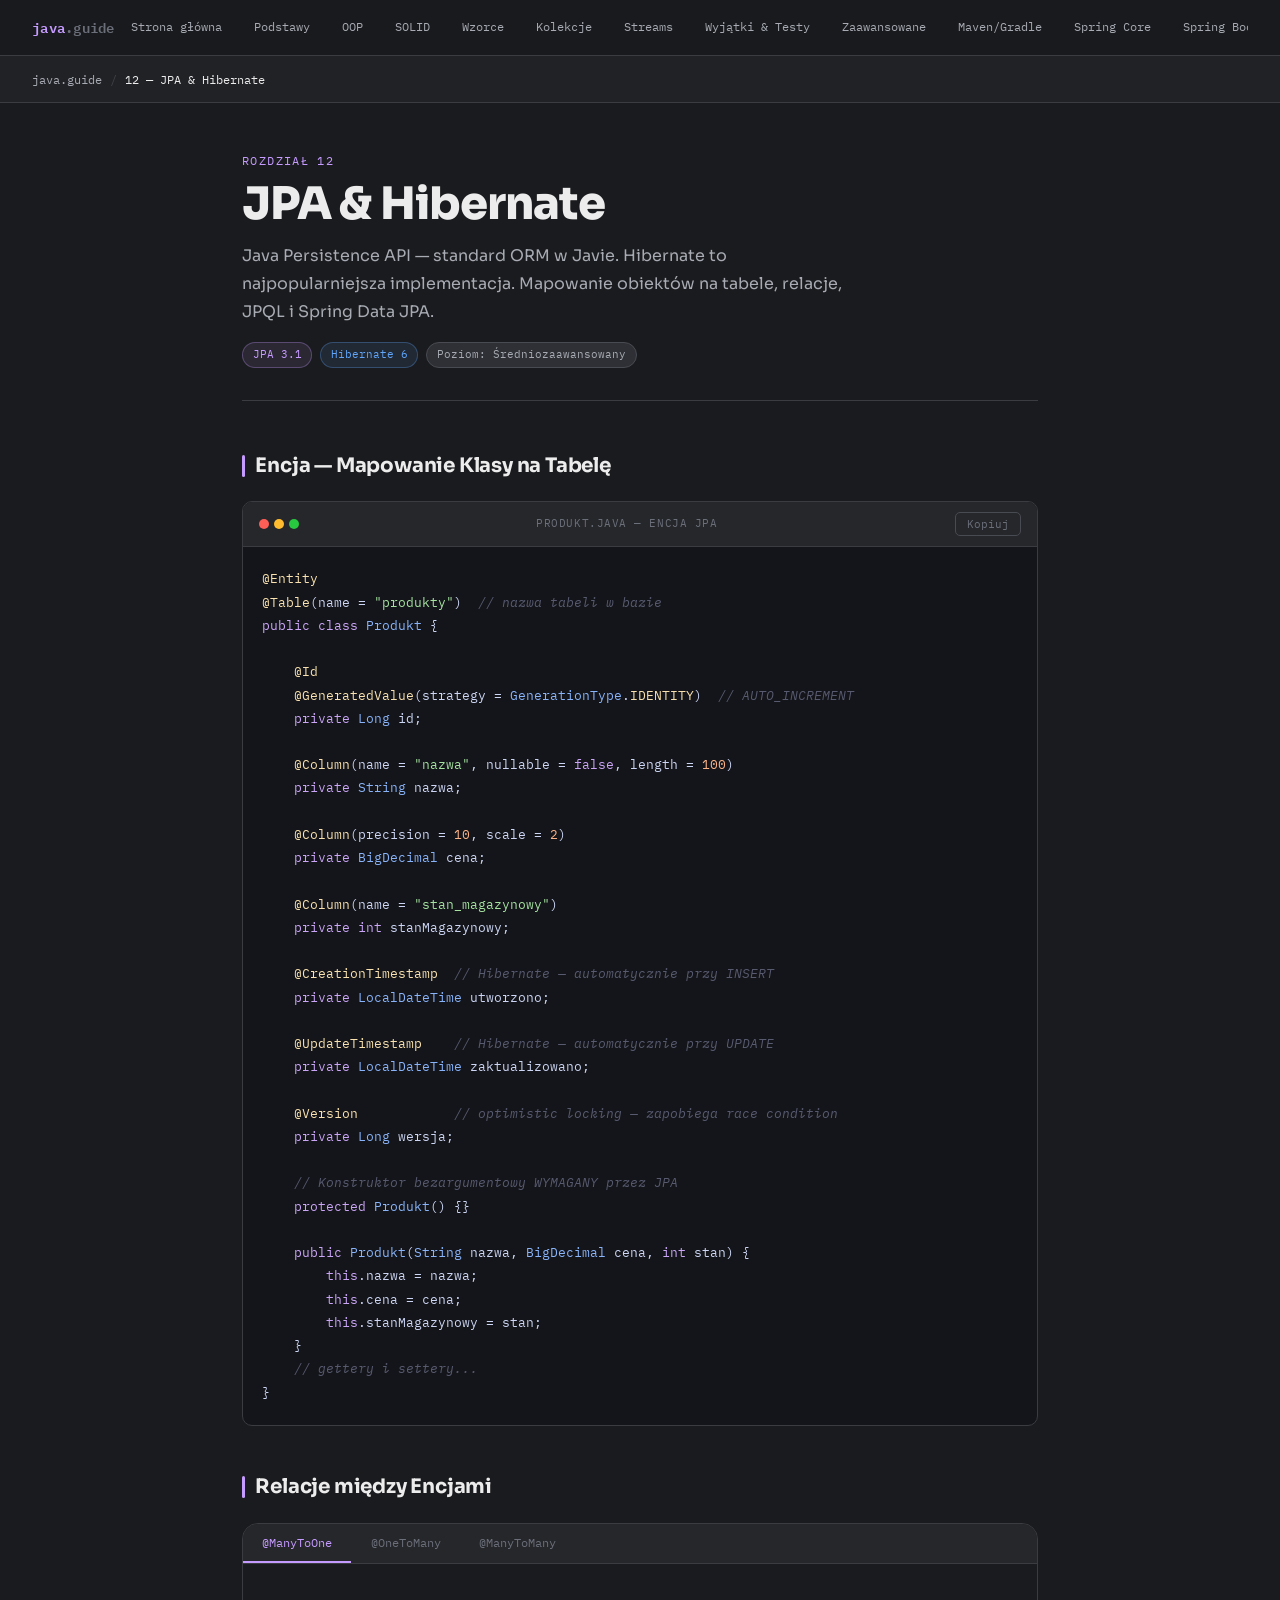
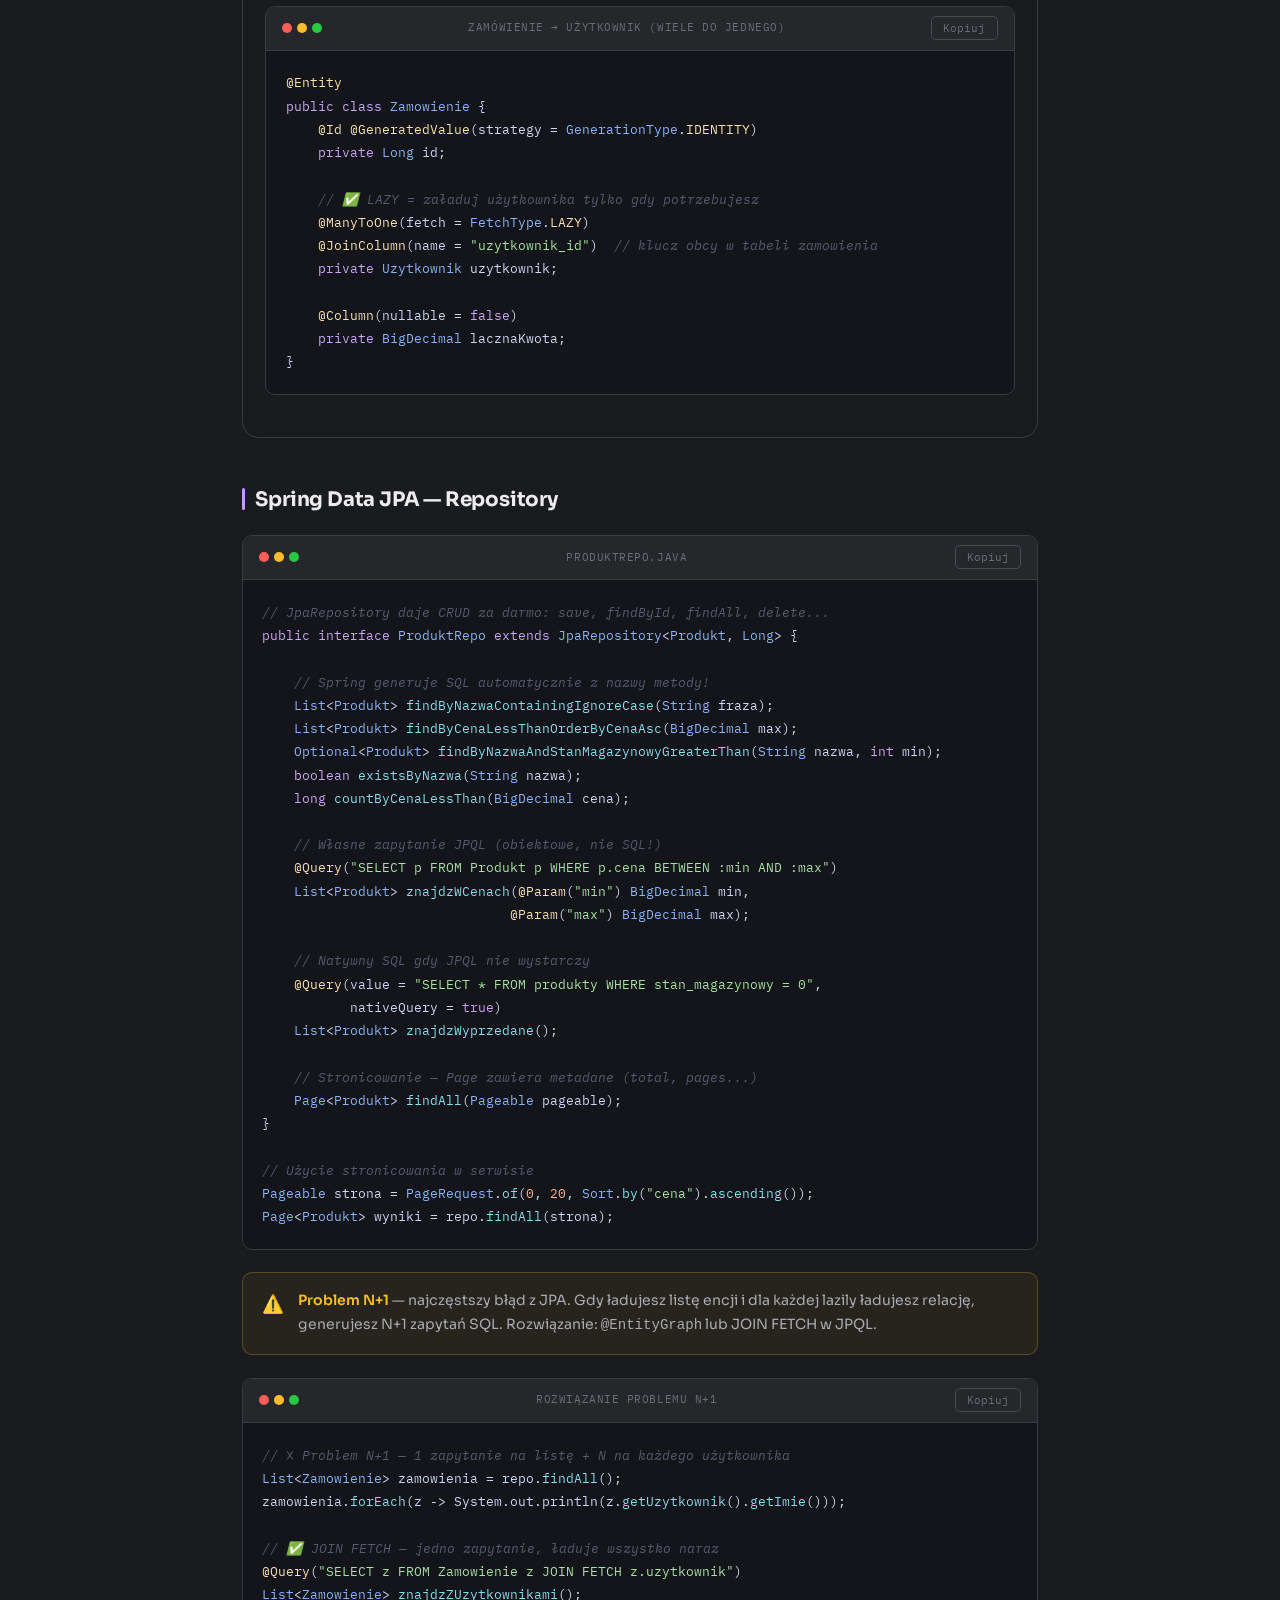
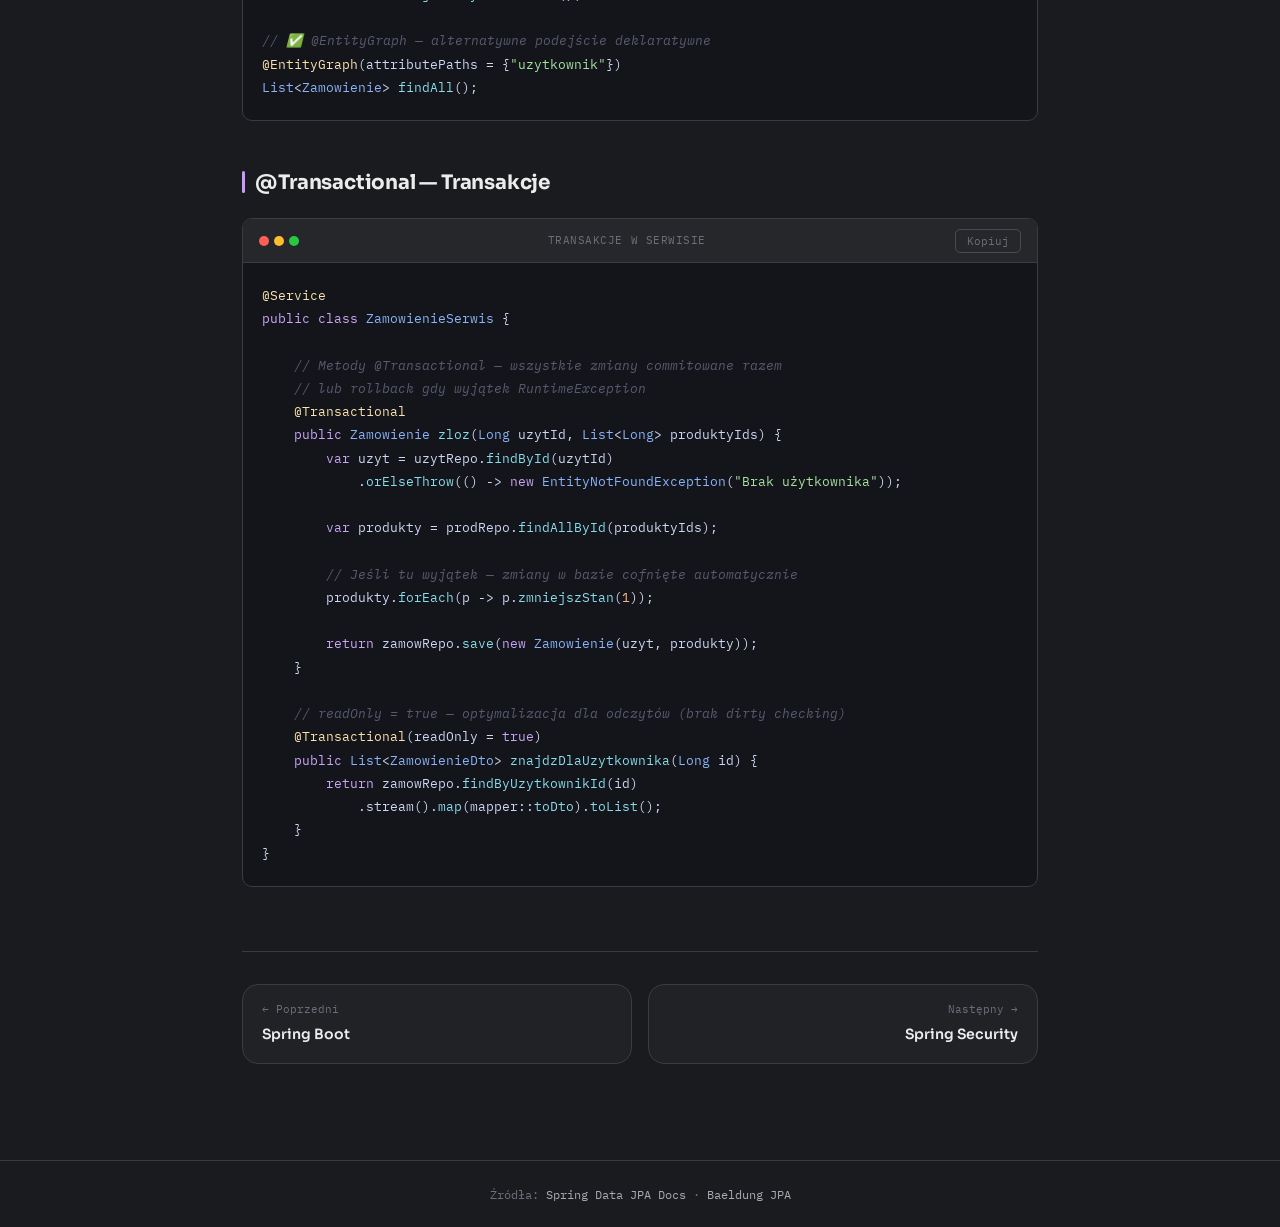
<file: 12-jpa.html>
<!DOCTYPE html>
<html lang="pl">
<head>
<meta charset="UTF-8">
<meta name="viewport" content="width=device-width, initial-scale=1.0">
<title>12 — JPA &amp; Hibernate | java.guide</title>
<meta name="description" content="JPA i Hibernate — mapowanie encji, relacje ManyToOne/OneToMany/ManyToMany, Spring Data JPA, JPQL i rozwiązanie problemu N+1.">
<meta property="og:title" content="12 — JPA &amp; Hibernate | java.guide">
<meta property="og:description" content="ORM w Javie — encje, relacje, Spring Data JPA i problem N+1 z rozwiązaniami.">
<meta property="og:type" content="website">
<meta property="og:site_name" content="java.guide">
<link rel="stylesheet" href="style.css">
</head>
<body>
<nav class="topnav">
  <div class="topnav-logo">java<span>.guide</span></div>
  <div class="topnav-links">
    <a href="index.html">Strona główna</a>
    <a href="01-podstawy.html">Podstawy</a>
    <a href="02-oop.html">OOP</a>
    <a href="03-solid.html">SOLID</a>
    <a href="04-wzorce.html">Wzorce</a>
    <a href="05-collections.html">Kolekcje</a>
    <a href="06-streams.html">Streams</a>
    <a href="07-wyjatki-testy.html">Wyjątki &amp; Testy</a>
    <a href="08-zaawansowane.html">Zaawansowane</a>
    <a href="09-maven-gradle.html">Maven/Gradle</a>
    <a href="10-spring-core.html">Spring Core</a>
    <a href="11-spring-boot.html">Spring Boot</a>
    <a href="12-jpa.html" class="active">JPA</a>
    <a href="13-security.html">Security</a>
  </div>
</nav>
<div class="breadcrumb">
  <a href="index.html">java.guide</a><span class="sep">/</span>
  <span class="current">12 — JPA &amp; Hibernate</span>
</div>
<main class="page-wrap">
  <header class="chapter-header">
    <div class="chapter-num">ROZDZIAŁ 12</div>
    <h1 class="chapter-title">JPA &amp; Hibernate</h1>
    <p class="chapter-desc">Java Persistence API — standard ORM w Javie. Hibernate to najpopularniejsza implementacja. Mapowanie obiektów na tabele, relacje, JPQL i Spring Data JPA.</p>
    <div style="display:flex;gap:.5rem;flex-wrap:wrap;margin-top:1rem">
      <span class="badge purple">JPA 3.1</span>
      <span class="badge blue">Hibernate 6</span>
      <span class="badge">Poziom: Średnio­zaawansowany</span>
    </div>
  </header>

  <h2 class="section-title">Encja — Mapowanie Klasy na Tabelę</h2>
  <div class="code-block">
    <div class="code-header"><div class="code-dots"><span class="dot-r"></span><span class="dot-y"></span><span class="dot-g"></span></div>
    <span class="code-lang">Produkt.java — encja JPA</span>
    <button class="copy-btn" onclick="copyCode(this)">Kopiuj</button></div>
    <pre><span class="ann">@Entity</span>
<span class="ann">@Table</span>(name = <span class="str">"produkty"</span>)  <span class="cm">// nazwa tabeli w bazie</span>
<span class="kw">public class</span> <span class="cl">Produkt</span> {

    <span class="ann">@Id</span>
    <span class="ann">@GeneratedValue</span>(strategy = <span class="cl">GenerationType</span>.<span class="ann">IDENTITY</span>)  <span class="cm">// AUTO_INCREMENT</span>
    <span class="kw">private</span> <span class="cl">Long</span> id;

    <span class="ann">@Column</span>(name = <span class="str">"nazwa"</span>, nullable = <span class="kw">false</span>, length = <span class="num">100</span>)
    <span class="kw">private</span> <span class="cl">String</span> nazwa;

    <span class="ann">@Column</span>(precision = <span class="num">10</span>, scale = <span class="num">2</span>)
    <span class="kw">private</span> <span class="cl">BigDecimal</span> cena;

    <span class="ann">@Column</span>(name = <span class="str">"stan_magazynowy"</span>)
    <span class="kw">private int</span> stanMagazynowy;

    <span class="ann">@CreationTimestamp</span>  <span class="cm">// Hibernate — automatycznie przy INSERT</span>
    <span class="kw">private</span> <span class="cl">LocalDateTime</span> utworzono;

    <span class="ann">@UpdateTimestamp</span>    <span class="cm">// Hibernate — automatycznie przy UPDATE</span>
    <span class="kw">private</span> <span class="cl">LocalDateTime</span> zaktualizowano;

    <span class="ann">@Version</span>            <span class="cm">// optimistic locking — zapobiega race condition</span>
    <span class="kw">private</span> <span class="cl">Long</span> wersja;

    <span class="cm">// Konstruktor bezargumentowy WYMAGANY przez JPA</span>
    <span class="kw">protected</span> <span class="cl">Produkt</span>() {}

    <span class="kw">public</span> <span class="cl">Produkt</span>(<span class="cl">String</span> nazwa, <span class="cl">BigDecimal</span> cena, <span class="kw">int</span> stan) {
        <span class="kw">this</span>.nazwa = nazwa;
        <span class="kw">this</span>.cena = cena;
        <span class="kw">this</span>.stanMagazynowy = stan;
    }
    <span class="cm">// gettery i settery...</span>
}</pre>
  </div>

  <h2 class="section-title">Relacje między Encjami</h2>

  <div class="tabs-wrap">
    <div class="tab-bar">
      <button class="tab-btn active" onclick="tab(this,'rel-one')">@ManyToOne</button>
      <button class="tab-btn" onclick="tab(this,'rel-many')">@OneToMany</button>
      <button class="tab-btn" onclick="tab(this,'rel-mm')">@ManyToMany</button>
    </div>
    <div id="rel-one" class="tab-panel active">
      <div class="code-block">
        <div class="code-header"><div class="code-dots"><span class="dot-r"></span><span class="dot-y"></span><span class="dot-g"></span></div>
        <span class="code-lang">Zamówienie → Użytkownik (wiele do jednego)</span>
        <button class="copy-btn" onclick="copyCode(this)">Kopiuj</button></div>
        <pre><span class="ann">@Entity</span>
<span class="kw">public class</span> <span class="cl">Zamowienie</span> {
    <span class="ann">@Id</span> <span class="ann">@GeneratedValue</span>(strategy = <span class="cl">GenerationType</span>.<span class="ann">IDENTITY</span>)
    <span class="kw">private</span> <span class="cl">Long</span> id;

    <span class="cm">// ✅ LAZY = załaduj użytkownika tylko gdy potrzebujesz</span>
    <span class="ann">@ManyToOne</span>(fetch = <span class="cl">FetchType</span>.<span class="ann">LAZY</span>)
    <span class="ann">@JoinColumn</span>(name = <span class="str">"uzytkownik_id"</span>)  <span class="cm">// klucz obcy w tabeli zamowienia</span>
    <span class="kw">private</span> <span class="cl">Uzytkownik</span> uzytkownik;

    <span class="ann">@Column</span>(nullable = <span class="kw">false</span>)
    <span class="kw">private</span> <span class="cl">BigDecimal</span> lacznaKwota;
}</pre>
      </div>
    </div>
    <div id="rel-many" class="tab-panel">
      <div class="code-block">
        <div class="code-header"><div class="code-dots"><span class="dot-r"></span><span class="dot-y"></span><span class="dot-g"></span></div>
        <span class="code-lang">Użytkownik → Zamówienia (jeden do wielu)</span>
        <button class="copy-btn" onclick="copyCode(this)">Kopiuj</button></div>
        <pre><span class="ann">@Entity</span>
<span class="kw">public class</span> <span class="cl">Uzytkownik</span> {
    <span class="ann">@Id</span> <span class="ann">@GeneratedValue</span>(strategy = <span class="cl">GenerationType</span>.<span class="ann">IDENTITY</span>)
    <span class="kw">private</span> <span class="cl">Long</span> id;

    <span class="cm">// mappedBy = pole w Zamowienie które "posiada" relację</span>
    <span class="ann">@OneToMany</span>(mappedBy = <span class="str">"uzytkownik"</span>,
               cascade = <span class="cl">CascadeType</span>.<span class="ann">ALL</span>,
               fetch = <span class="cl">FetchType</span>.<span class="ann">LAZY</span>,   <span class="cm">// ✅ ZAWSZE lazy dla kolekcji!</span>
               orphanRemoval = <span class="kw">true</span>)
    <span class="kw">private</span> <span class="cl">List</span>&lt;<span class="cl">Zamowienie</span>&gt; zamowienia = <span class="kw">new</span> <span class="cl">ArrayList</span>&lt;&gt;();

    <span class="cm">// Helper methods — utrzymuj spójność obu stron relacji</span>
    <span class="kw">public void</span> <span class="mth">dodajZamowienie</span>(<span class="cl">Zamowienie</span> z) {
        zamowienia.<span class="mth">add</span>(z);
        z.<span class="mth">setUzytkownik</span>(<span class="kw">this</span>);
    }
}</pre>
      </div>
    </div>
    <div id="rel-mm" class="tab-panel">
      <div class="code-block">
        <div class="code-header"><div class="code-dots"><span class="dot-r"></span><span class="dot-y"></span><span class="dot-g"></span></div>
        <span class="code-lang">Produkt ↔ Kategoria (wiele do wielu)</span>
        <button class="copy-btn" onclick="copyCode(this)">Kopiuj</button></div>
        <pre><span class="ann">@Entity</span>
<span class="kw">public class</span> <span class="cl">Produkt</span> {
    <span class="cm">// ✅ Właściciel relacji definiuje tabelę łączącą</span>
    <span class="ann">@ManyToMany</span>
    <span class="ann">@JoinTable</span>(
        name = <span class="str">"produkt_kategoria"</span>,
        joinColumns = <span class="ann">@JoinColumn</span>(name = <span class="str">"produkt_id"</span>),
        inverseJoinColumns = <span class="ann">@JoinColumn</span>(name = <span class="str">"kategoria_id"</span>)
    )
    <span class="kw">private</span> <span class="cl">Set</span>&lt;<span class="cl">Kategoria</span>&gt; kategorie = <span class="kw">new</span> <span class="cl">HashSet</span>&lt;&gt;();
    <span class="cm">// Set zamiast List — unika duplikatów i problemu z HHH-000</span>
}

<span class="ann">@Entity</span>
<span class="kw">public class</span> <span class="cl">Kategoria</span> {
    <span class="ann">@ManyToMany</span>(mappedBy = <span class="str">"kategorie"</span>)
    <span class="kw">private</span> <span class="cl">Set</span>&lt;<span class="cl">Produkt</span>&gt; produkty = <span class="kw">new</span> <span class="cl">HashSet</span>&lt;&gt;();
}</pre>
      </div>
    </div>
  </div>

  <h2 class="section-title">Spring Data JPA — Repository</h2>
  <div class="code-block">
    <div class="code-header"><div class="code-dots"><span class="dot-r"></span><span class="dot-y"></span><span class="dot-g"></span></div>
    <span class="code-lang">ProduktRepo.java</span>
    <button class="copy-btn" onclick="copyCode(this)">Kopiuj</button></div>
    <pre><span class="cm">// JpaRepository daje CRUD za darmo: save, findById, findAll, delete...</span>
<span class="kw">public interface</span> <span class="cl">ProduktRepo</span> <span class="kw">extends</span> <span class="cl">JpaRepository</span>&lt;<span class="cl">Produkt</span>, <span class="cl">Long</span>&gt; {

    <span class="cm">// Spring generuje SQL automatycznie z nazwy metody!</span>
    <span class="cl">List</span>&lt;<span class="cl">Produkt</span>&gt; <span class="mth">findByNazwaContainingIgnoreCase</span>(<span class="cl">String</span> fraza);
    <span class="cl">List</span>&lt;<span class="cl">Produkt</span>&gt; <span class="mth">findByCenaLessThanOrderByCenaAsc</span>(<span class="cl">BigDecimal</span> max);
    <span class="cl">Optional</span>&lt;<span class="cl">Produkt</span>&gt; <span class="mth">findByNazwaAndStanMagazynowyGreaterThan</span>(<span class="cl">String</span> nazwa, <span class="kw">int</span> min);
    <span class="kw">boolean</span> <span class="mth">existsByNazwa</span>(<span class="cl">String</span> nazwa);
    <span class="kw">long</span> <span class="mth">countByCenaLessThan</span>(<span class="cl">BigDecimal</span> cena);

    <span class="cm">// Własne zapytanie JPQL (obiektowe, nie SQL!)</span>
    <span class="ann">@Query</span>(<span class="str">"SELECT p FROM Produkt p WHERE p.cena BETWEEN :min AND :max"</span>)
    <span class="cl">List</span>&lt;<span class="cl">Produkt</span>&gt; <span class="mth">znajdzWCenach</span>(<span class="ann">@Param</span>(<span class="str">"min"</span>) <span class="cl">BigDecimal</span> min,
                               <span class="ann">@Param</span>(<span class="str">"max"</span>) <span class="cl">BigDecimal</span> max);

    <span class="cm">// Natywny SQL gdy JPQL nie wystarczy</span>
    <span class="ann">@Query</span>(value = <span class="str">"SELECT * FROM produkty WHERE stan_magazynowy = 0"</span>,
           nativeQuery = <span class="kw">true</span>)
    <span class="cl">List</span>&lt;<span class="cl">Produkt</span>&gt; <span class="mth">znajdzWyprzedane</span>();

    <span class="cm">// Stronicowanie — Page zawiera metadane (total, pages...)</span>
    <span class="cl">Page</span>&lt;<span class="cl">Produkt</span>&gt; <span class="mth">findAll</span>(<span class="cl">Pageable</span> pageable);
}

<span class="cm">// Użycie stronicowania w serwisie</span>
<span class="cl">Pageable</span> strona = <span class="cl">PageRequest</span>.<span class="mth">of</span>(<span class="num">0</span>, <span class="num">20</span>, <span class="cl">Sort</span>.<span class="mth">by</span>(<span class="str">"cena"</span>).<span class="mth">ascending</span>());
<span class="cl">Page</span>&lt;<span class="cl">Produkt</span>&gt; wyniki = repo.<span class="mth">findAll</span>(strona);</pre>
  </div>

  <div class="callout warn">
    <div class="callout-icon">⚠️</div>
    <div class="callout-body"><strong>Problem N+1</strong> — najczęstszy błąd z JPA. Gdy ładujesz listę encji i dla każdej lazily ładujesz relację, generujesz N+1 zapytań SQL. Rozwiązanie: <code>@EntityGraph</code> lub JOIN FETCH w JPQL.</div>
  </div>

  <div class="code-block">
    <div class="code-header"><div class="code-dots"><span class="dot-r"></span><span class="dot-y"></span><span class="dot-g"></span></div>
    <span class="code-lang">Rozwiązanie problemu N+1</span>
    <button class="copy-btn" onclick="copyCode(this)">Kopiuj</button></div>
    <pre><span class="cm">// ❌ Problem N+1 — 1 zapytanie na listę + N na każdego użytkownika</span>
<span class="cl">List</span>&lt;<span class="cl">Zamowienie</span>&gt; zamowienia = repo.<span class="mth">findAll</span>();
zamowienia.<span class="mth">forEach</span>(z -> System.out.println(z.<span class="mth">getUzytkownik</span>().<span class="mth">getImie</span>()));

<span class="cm">// ✅ JOIN FETCH — jedno zapytanie, ładuje wszystko naraz</span>
<span class="ann">@Query</span>(<span class="str">"SELECT z FROM Zamowienie z JOIN FETCH z.uzytkownik"</span>)
<span class="cl">List</span>&lt;<span class="cl">Zamowienie</span>&gt; <span class="mth">znajdzZUzytkownikami</span>();

<span class="cm">// ✅ @EntityGraph — alternatywne podejście deklaratywne</span>
<span class="ann">@EntityGraph</span>(attributePaths = {<span class="str">"uzytkownik"</span>})
<span class="cl">List</span>&lt;<span class="cl">Zamowienie</span>&gt; <span class="mth">findAll</span>();</pre>
  </div>

  <h2 class="section-title">@Transactional — Transakcje</h2>
  <div class="code-block">
    <div class="code-header"><div class="code-dots"><span class="dot-r"></span><span class="dot-y"></span><span class="dot-g"></span></div>
    <span class="code-lang">Transakcje w serwisie</span>
    <button class="copy-btn" onclick="copyCode(this)">Kopiuj</button></div>
    <pre><span class="ann">@Service</span>
<span class="kw">public class</span> <span class="cl">ZamowienieSerwis</span> {

    <span class="cm">// Metody @Transactional — wszystkie zmiany commitowane razem</span>
    <span class="cm">// lub rollback gdy wyjątek RuntimeException</span>
    <span class="ann">@Transactional</span>
    <span class="kw">public</span> <span class="cl">Zamowienie</span> <span class="mth">zloz</span>(<span class="cl">Long</span> uzytId, <span class="cl">List</span>&lt;<span class="cl">Long</span>&gt; produktyIds) {
        <span class="kw">var</span> uzyt = uzytRepo.<span class="mth">findById</span>(uzytId)
            .<span class="mth">orElseThrow</span>(() -> <span class="kw">new</span> <span class="cl">EntityNotFoundException</span>(<span class="str">"Brak użytkownika"</span>));

        <span class="kw">var</span> produkty = prodRepo.<span class="mth">findAllById</span>(produktyIds);

        <span class="cm">// Jeśli tu wyjątek — zmiany w bazie cofnięte automatycznie</span>
        produkty.<span class="mth">forEach</span>(p -> p.<span class="mth">zmniejszStan</span>(<span class="num">1</span>));

        <span class="kw">return</span> zamowRepo.<span class="mth">save</span>(<span class="kw">new</span> <span class="cl">Zamowienie</span>(uzyt, produkty));
    }

    <span class="cm">// readOnly = true — optymalizacja dla odczytów (brak dirty checking)</span>
    <span class="ann">@Transactional</span>(readOnly = <span class="kw">true</span>)
    <span class="kw">public</span> <span class="cl">List</span>&lt;<span class="cl">ZamowienieDto</span>&gt; <span class="mth">znajdzDlaUzytkownika</span>(<span class="cl">Long</span> id) {
        <span class="kw">return</span> zamowRepo.<span class="mth">findByUzytkownikId</span>(id)
            .stream().<span class="mth">map</span>(mapper::<span class="mth">toDto</span>).<span class="mth">toList</span>();
    }
}</pre>
  </div>

  <nav class="chapter-nav">
    <a href="11-spring-boot.html"><div class="nav-dir">← Poprzedni</div><div class="nav-title">Spring Boot</div></a>
    <a href="13-security.html" class="next"><div class="nav-dir">Następny →</div><div class="nav-title">Spring Security</div></a>
  </nav>
</main>
<footer class="site-footer">
  Źródła: <a href="https://docs.spring.io/spring-data/jpa/docs/current/reference/html/" target="_blank">Spring Data JPA Docs</a> ·
  <a href="https://baeldung.com/the-persistence-layer-with-spring-and-jpa" target="_blank">Baeldung JPA</a>
</footer>
<script>
function copyCode(btn){const pre=btn.closest('.code-block').querySelector('pre');navigator.clipboard.writeText(pre.innerText).then(()=>{btn.textContent='Skopiowano!';btn.classList.add('ok');setTimeout(()=>{btn.textContent='Kopiuj';btn.classList.remove('ok')},2000)});}
function tab(btn,id){const wrap=btn.closest('.tabs-wrap');wrap.querySelectorAll('.tab-btn').forEach(b=>b.classList.remove('active'));wrap.querySelectorAll('.tab-panel').forEach(p=>p.classList.remove('active'));btn.classList.add('active');document.getElementById(id).classList.add('active');}
</script>
</body>
</html>
</file>
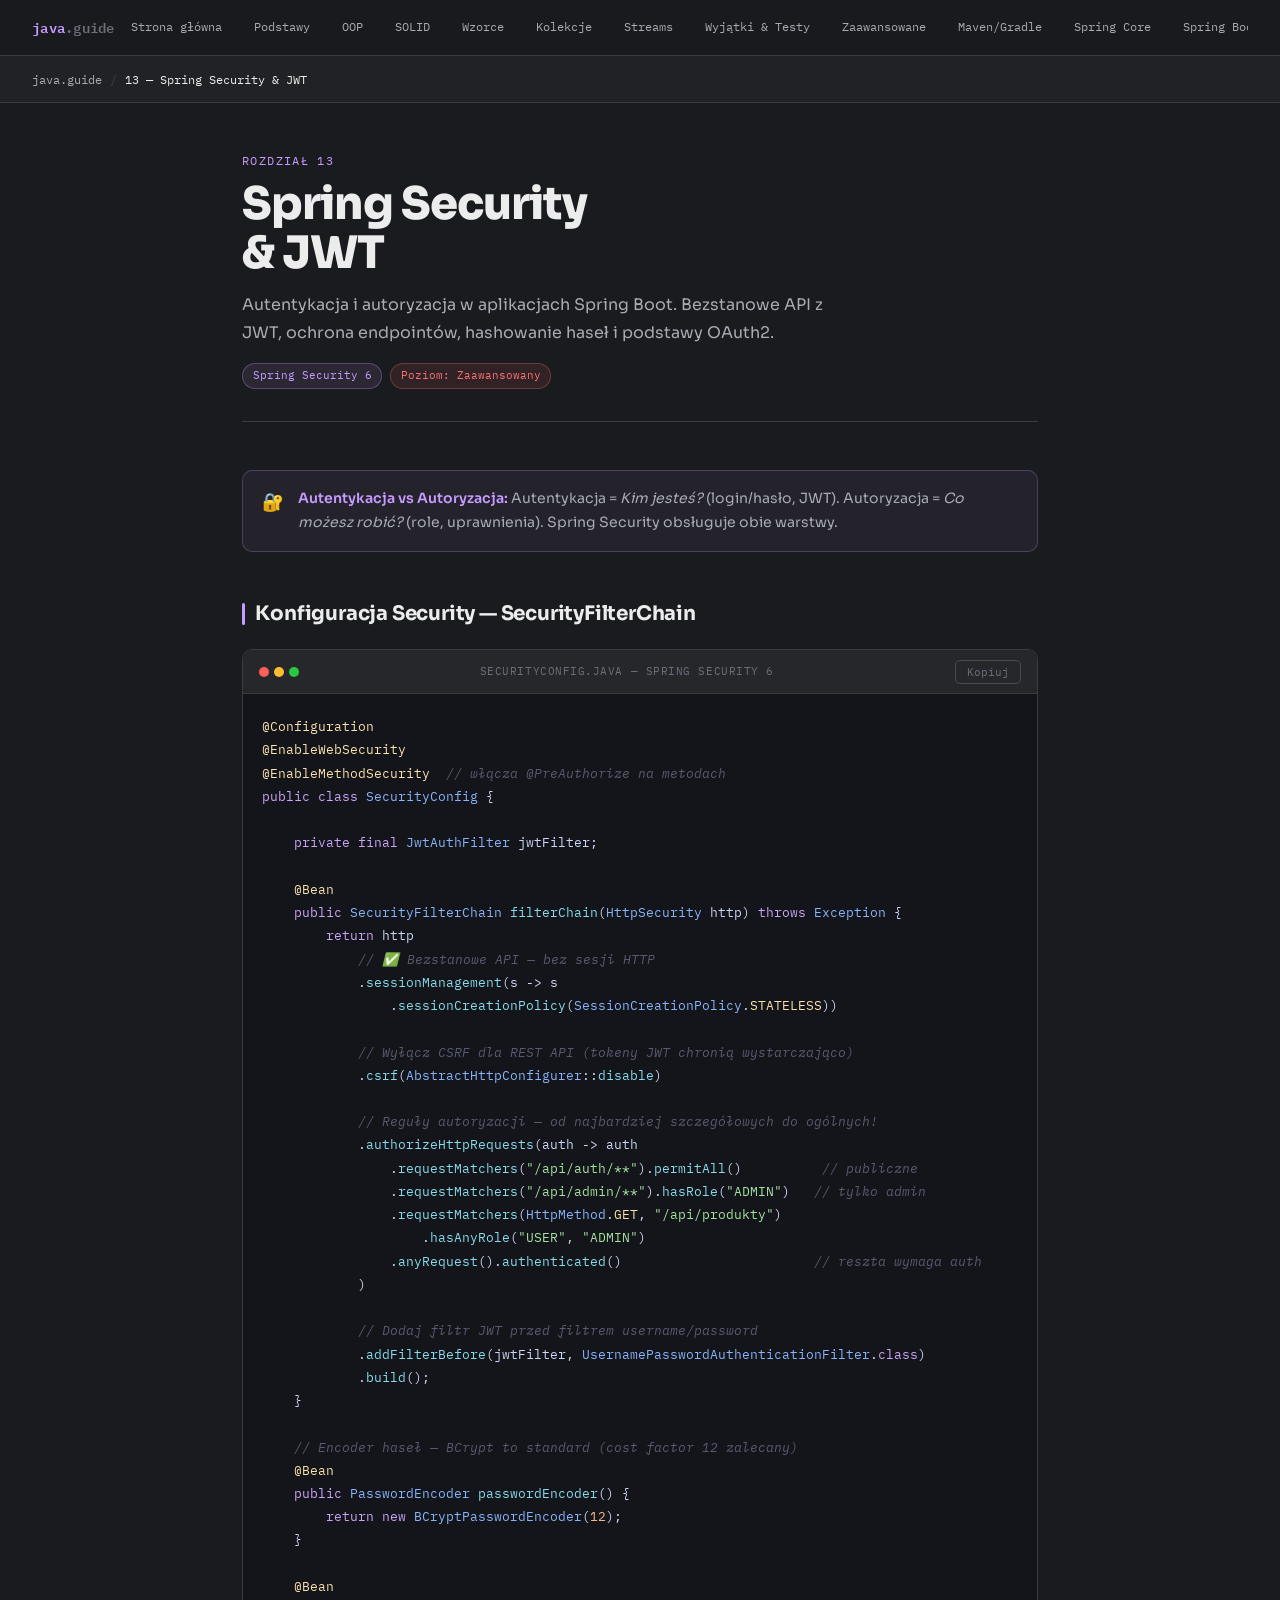
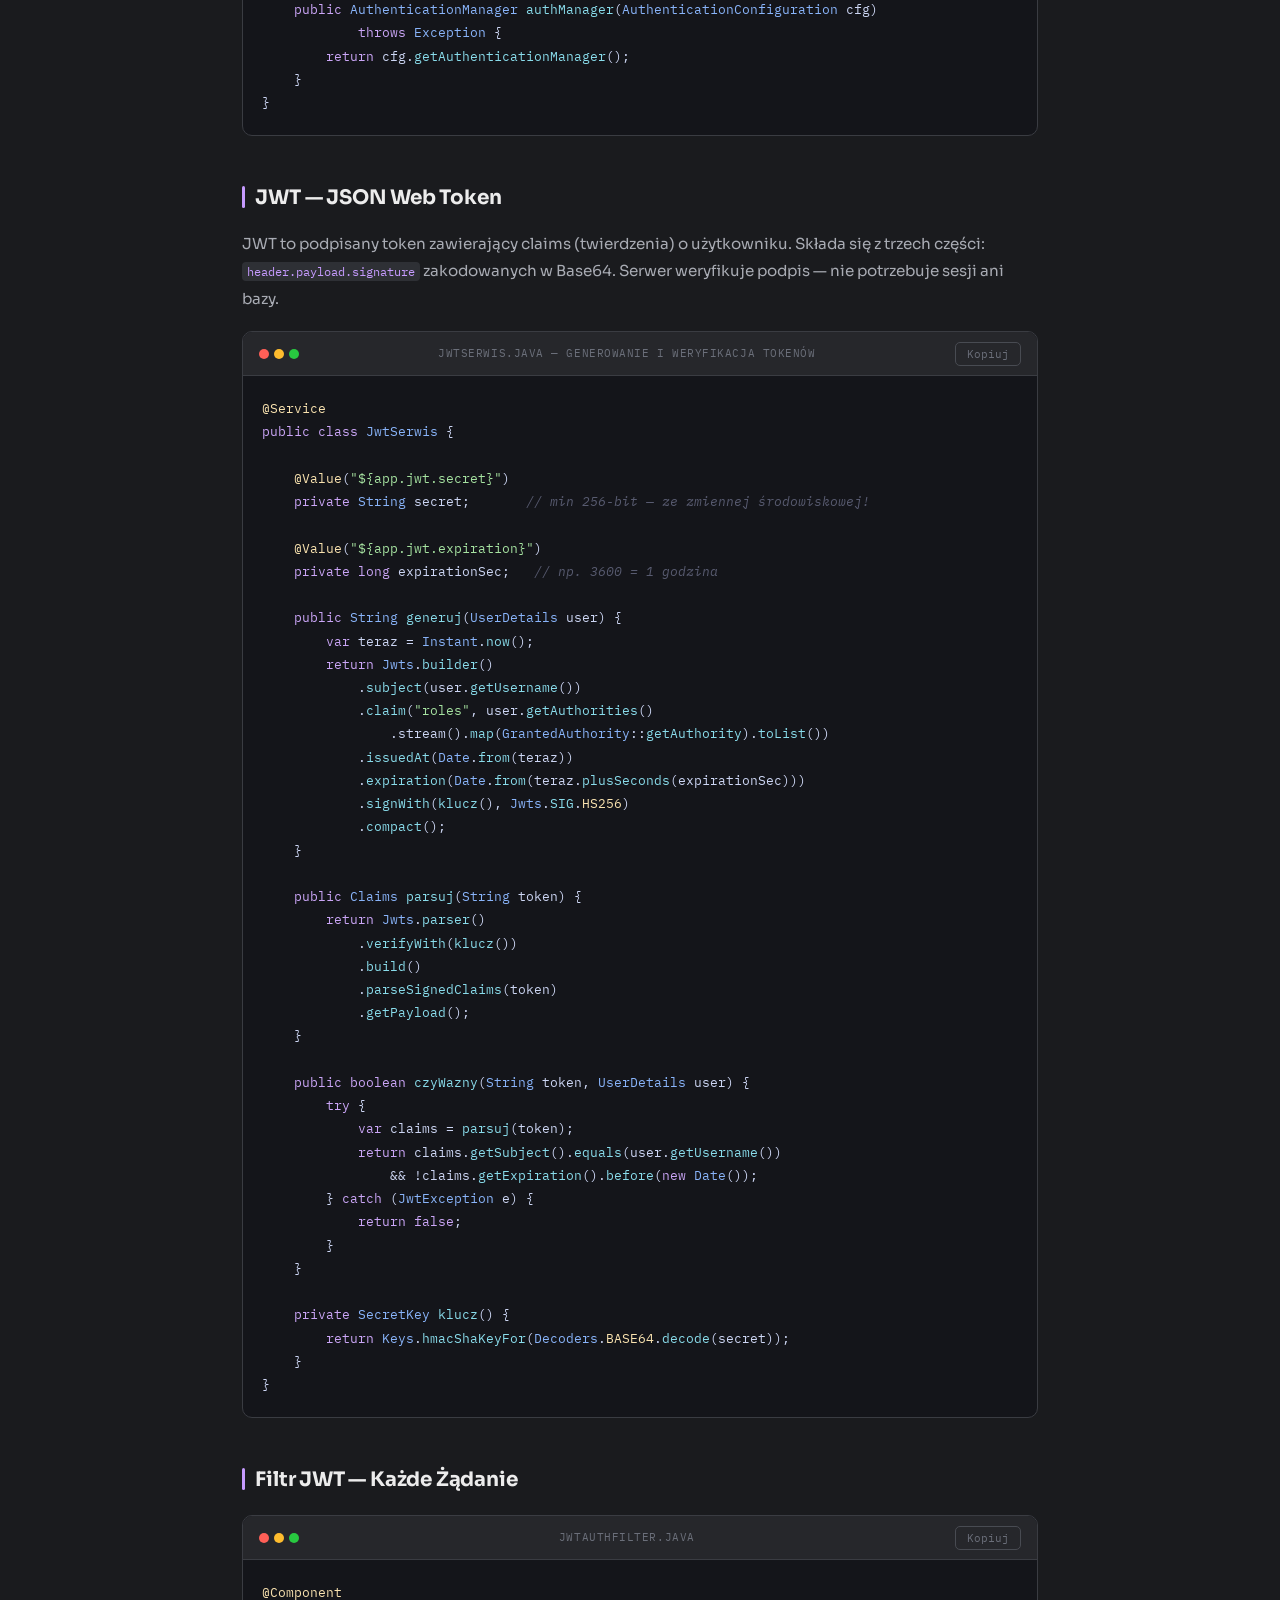
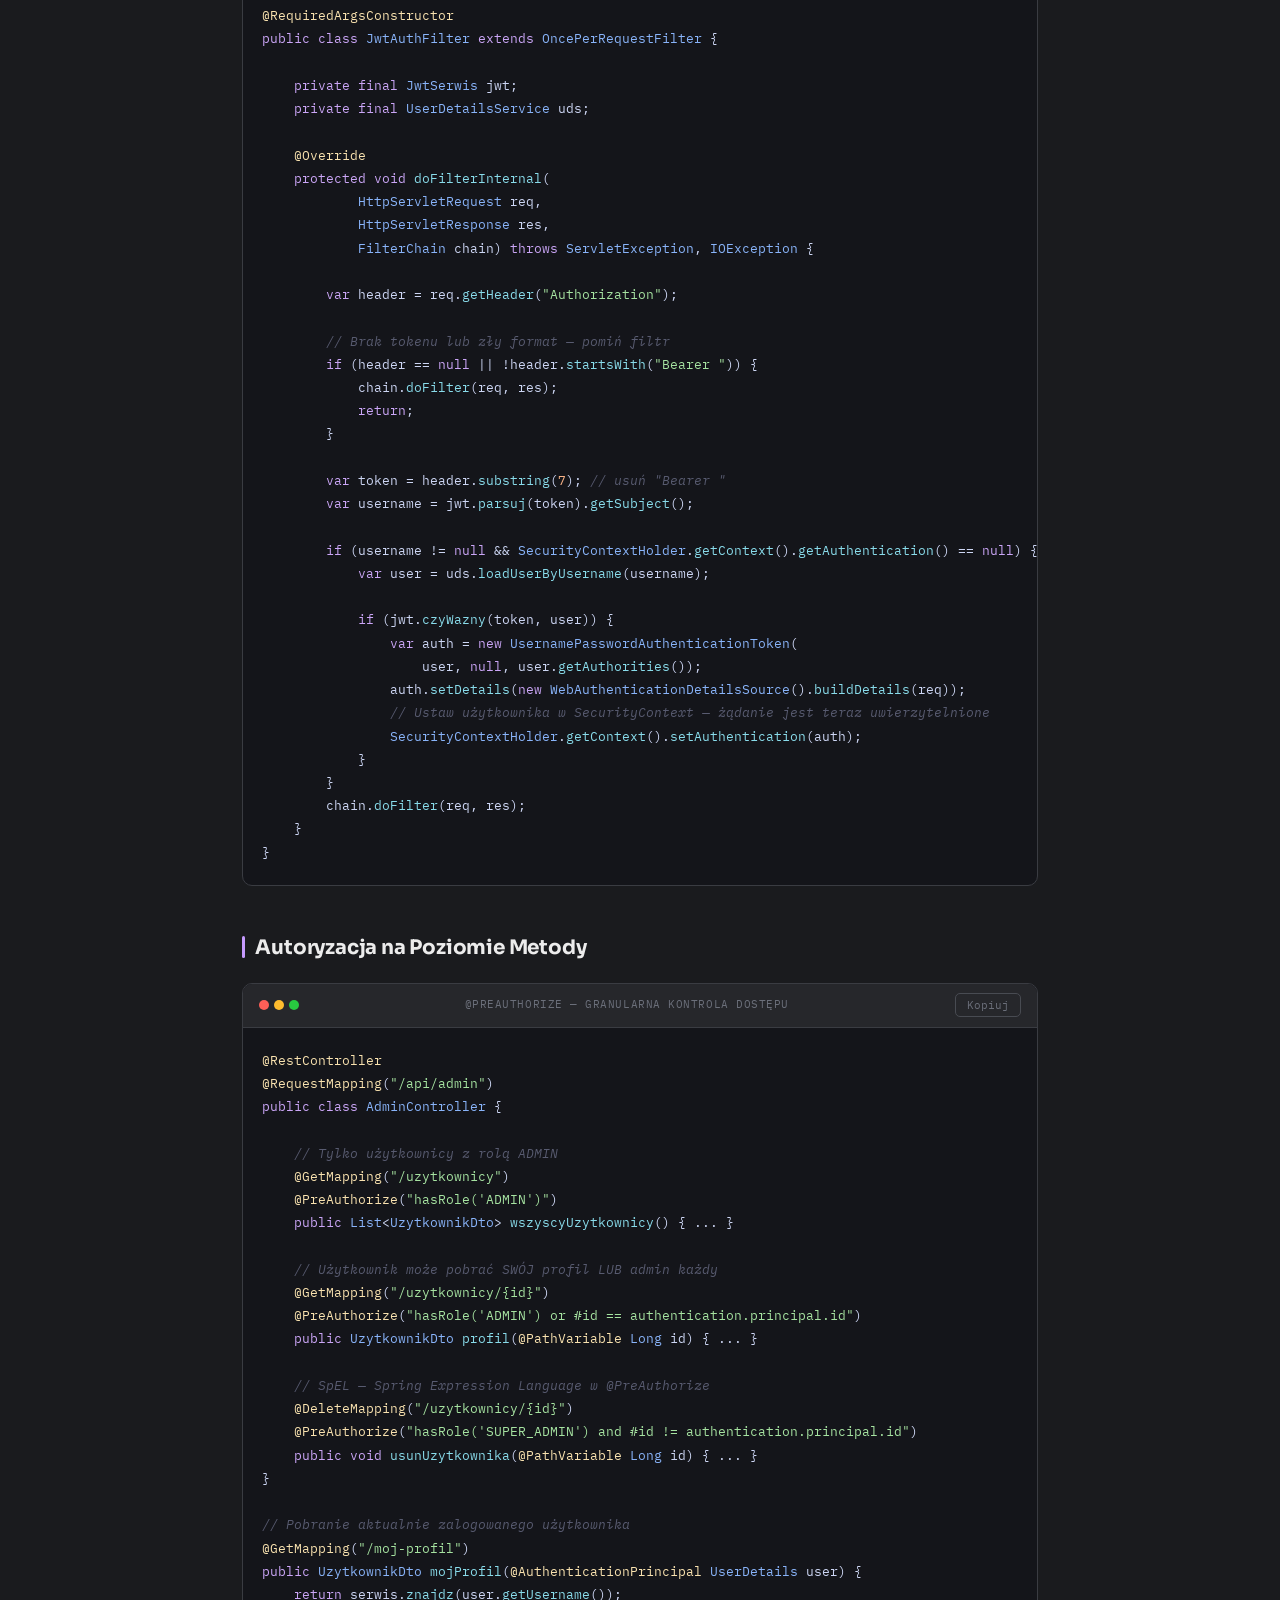
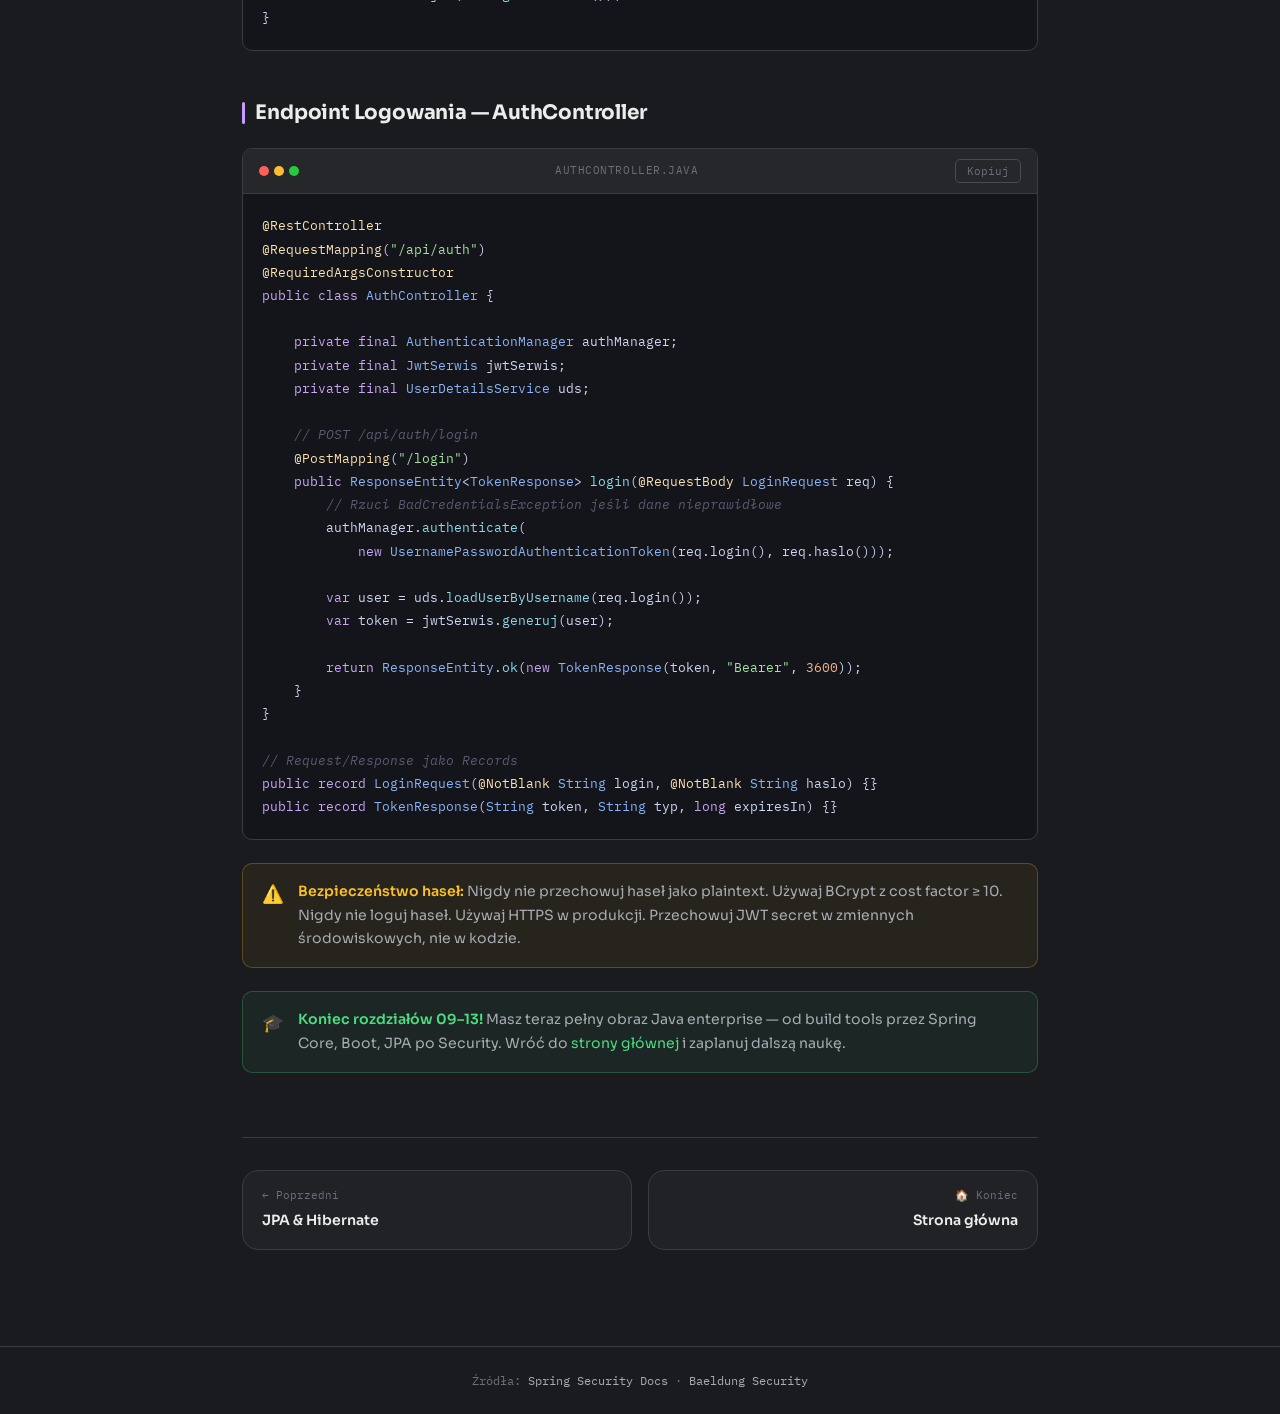
<file: 13-security.html>
<!DOCTYPE html>
<html lang="pl">
<head>
<meta charset="UTF-8">
<meta name="viewport" content="width=device-width, initial-scale=1.0">
<title>13 — Spring Security | java.guide</title>
<meta name="description" content="Spring Security i JWT — SecurityFilterChain, tokeny JWT, BCrypt, @PreAuthorize i autoryzacja na poziomie metody. Bezstanowe API.">
<meta property="og:title" content="13 — Spring Security &amp; JWT | java.guide">
<meta property="og:description" content="Autentykacja i autoryzacja — JWT, BCrypt i SecurityFilterChain w Spring Security 6.">
<meta property="og:type" content="website">
<meta property="og:site_name" content="java.guide">
<link rel="stylesheet" href="style.css">
</head>
<body>
<nav class="topnav">
  <div class="topnav-logo">java<span>.guide</span></div>
  <div class="topnav-links">
    <a href="index.html">Strona główna</a>
    <a href="01-podstawy.html">Podstawy</a>
    <a href="02-oop.html">OOP</a>
    <a href="03-solid.html">SOLID</a>
    <a href="04-wzorce.html">Wzorce</a>
    <a href="05-collections.html">Kolekcje</a>
    <a href="06-streams.html">Streams</a>
    <a href="07-wyjatki-testy.html">Wyjątki &amp; Testy</a>
    <a href="08-zaawansowane.html">Zaawansowane</a>
    <a href="09-maven-gradle.html">Maven/Gradle</a>
    <a href="10-spring-core.html">Spring Core</a>
    <a href="11-spring-boot.html">Spring Boot</a>
    <a href="12-jpa.html">JPA</a>
    <a href="13-security.html" class="active">Security</a>
  </div>
</nav>
<div class="breadcrumb">
  <a href="index.html">java.guide</a><span class="sep">/</span>
  <span class="current">13 — Spring Security &amp; JWT</span>
</div>
<main class="page-wrap">
  <header class="chapter-header">
    <div class="chapter-num">ROZDZIAŁ 13</div>
    <h1 class="chapter-title">Spring Security<br>&amp; JWT</h1>
    <p class="chapter-desc">Autentykacja i autoryzacja w aplikacjach Spring Boot. Bezstanowe API z JWT, ochrona endpointów, hashowanie haseł i podstawy OAuth2.</p>
    <div style="display:flex;gap:.5rem;flex-wrap:wrap;margin-top:1rem">
      <span class="badge purple">Spring Security 6</span>
      <span class="badge red">Poziom: Zaawansowany</span>
    </div>
  </header>

  <div class="callout tip">
    <div class="callout-icon">🔐</div>
    <div class="callout-body"><strong>Autentykacja vs Autoryzacja:</strong> Autentykacja = <em>Kim jesteś?</em> (login/hasło, JWT). Autoryzacja = <em>Co możesz robić?</em> (role, uprawnienia). Spring Security obsługuje obie warstwy.</div>
  </div>

  <h2 class="section-title">Konfiguracja Security — SecurityFilterChain</h2>
  <div class="code-block">
    <div class="code-header"><div class="code-dots"><span class="dot-r"></span><span class="dot-y"></span><span class="dot-g"></span></div>
    <span class="code-lang">SecurityConfig.java — Spring Security 6</span>
    <button class="copy-btn" onclick="copyCode(this)">Kopiuj</button></div>
    <pre><span class="ann">@Configuration</span>
<span class="ann">@EnableWebSecurity</span>
<span class="ann">@EnableMethodSecurity</span>  <span class="cm">// włącza @PreAuthorize na metodach</span>
<span class="kw">public class</span> <span class="cl">SecurityConfig</span> {

    <span class="kw">private final</span> <span class="cl">JwtAuthFilter</span> jwtFilter;

    <span class="ann">@Bean</span>
    <span class="kw">public</span> <span class="cl">SecurityFilterChain</span> <span class="mth">filterChain</span>(<span class="cl">HttpSecurity</span> http) <span class="kw">throws</span> <span class="cl">Exception</span> {
        <span class="kw">return</span> http
            <span class="cm">// ✅ Bezstanowe API — bez sesji HTTP</span>
            .<span class="mth">sessionManagement</span>(s -> s
                .<span class="mth">sessionCreationPolicy</span>(<span class="cl">SessionCreationPolicy</span>.<span class="ann">STATELESS</span>))

            <span class="cm">// Wyłącz CSRF dla REST API (tokeny JWT chronią wystarczająco)</span>
            .<span class="mth">csrf</span>(<span class="cl">AbstractHttpConfigurer</span>::<span class="mth">disable</span>)

            <span class="cm">// Reguły autoryzacji — od najbardziej szczegółowych do ogólnych!</span>
            .<span class="mth">authorizeHttpRequests</span>(auth -> auth
                .<span class="mth">requestMatchers</span>(<span class="str">"/api/auth/**"</span>).<span class="mth">permitAll</span>()          <span class="cm">// publiczne</span>
                .<span class="mth">requestMatchers</span>(<span class="str">"/api/admin/**"</span>).<span class="mth">hasRole</span>(<span class="str">"ADMIN"</span>)   <span class="cm">// tylko admin</span>
                .<span class="mth">requestMatchers</span>(<span class="cl">HttpMethod</span>.<span class="ann">GET</span>, <span class="str">"/api/produkty"</span>)
                    .<span class="mth">hasAnyRole</span>(<span class="str">"USER"</span>, <span class="str">"ADMIN"</span>)
                .<span class="mth">anyRequest</span>().<span class="mth">authenticated</span>()                        <span class="cm">// reszta wymaga auth</span>
            )

            <span class="cm">// Dodaj filtr JWT przed filtrem username/password</span>
            .<span class="mth">addFilterBefore</span>(jwtFilter, <span class="cl">UsernamePasswordAuthenticationFilter</span>.<span class="kw">class</span>)
            .<span class="mth">build</span>();
    }

    <span class="cm">// Encoder haseł — BCrypt to standard (cost factor 12 zalecany)</span>
    <span class="ann">@Bean</span>
    <span class="kw">public</span> <span class="cl">PasswordEncoder</span> <span class="mth">passwordEncoder</span>() {
        <span class="kw">return new</span> <span class="cl">BCryptPasswordEncoder</span>(<span class="num">12</span>);
    }

    <span class="ann">@Bean</span>
    <span class="kw">public</span> <span class="cl">AuthenticationManager</span> <span class="mth">authManager</span>(<span class="cl">AuthenticationConfiguration</span> cfg)
            <span class="kw">throws</span> <span class="cl">Exception</span> {
        <span class="kw">return</span> cfg.<span class="mth">getAuthenticationManager</span>();
    }
}</pre>
  </div>

  <h2 class="section-title">JWT — JSON Web Token</h2>
  <p class="prose">JWT to podpisany token zawierający claims (twierdzenia) o użytkowniku. Składa się z trzech części: <code>header.payload.signature</code> zakodowanych w Base64. Serwer weryfikuje podpis — nie potrzebuje sesji ani bazy.</p>

  <div class="code-block">
    <div class="code-header"><div class="code-dots"><span class="dot-r"></span><span class="dot-y"></span><span class="dot-g"></span></div>
    <span class="code-lang">JwtSerwis.java — generowanie i weryfikacja tokenów</span>
    <button class="copy-btn" onclick="copyCode(this)">Kopiuj</button></div>
    <pre><span class="ann">@Service</span>
<span class="kw">public class</span> <span class="cl">JwtSerwis</span> {

    <span class="ann">@Value</span>(<span class="str">"${app.jwt.secret}"</span>)
    <span class="kw">private</span> <span class="cl">String</span> secret;       <span class="cm">// min 256-bit — ze zmiennej środowiskowej!</span>

    <span class="ann">@Value</span>(<span class="str">"${app.jwt.expiration}"</span>)
    <span class="kw">private long</span> expirationSec;   <span class="cm">// np. 3600 = 1 godzina</span>

    <span class="kw">public</span> <span class="cl">String</span> <span class="mth">generuj</span>(<span class="cl">UserDetails</span> user) {
        <span class="kw">var</span> teraz = <span class="cl">Instant</span>.<span class="mth">now</span>();
        <span class="kw">return</span> <span class="cl">Jwts</span>.<span class="mth">builder</span>()
            .<span class="mth">subject</span>(user.<span class="mth">getUsername</span>())
            .<span class="mth">claim</span>(<span class="str">"roles"</span>, user.<span class="mth">getAuthorities</span>()
                .stream().<span class="mth">map</span>(<span class="cl">GrantedAuthority</span>::<span class="mth">getAuthority</span>).<span class="mth">toList</span>())
            .<span class="mth">issuedAt</span>(<span class="cl">Date</span>.<span class="mth">from</span>(teraz))
            .<span class="mth">expiration</span>(<span class="cl">Date</span>.<span class="mth">from</span>(teraz.<span class="mth">plusSeconds</span>(expirationSec)))
            .<span class="mth">signWith</span>(<span class="mth">klucz</span>(), <span class="cl">Jwts</span>.<span class="mth">SIG</span>.<span class="ann">HS256</span>)
            .<span class="mth">compact</span>();
    }

    <span class="kw">public</span> <span class="cl">Claims</span> <span class="mth">parsuj</span>(<span class="cl">String</span> token) {
        <span class="kw">return</span> <span class="cl">Jwts</span>.<span class="mth">parser</span>()
            .<span class="mth">verifyWith</span>(<span class="mth">klucz</span>())
            .<span class="mth">build</span>()
            .<span class="mth">parseSignedClaims</span>(token)
            .<span class="mth">getPayload</span>();
    }

    <span class="kw">public boolean</span> <span class="mth">czyWazny</span>(<span class="cl">String</span> token, <span class="cl">UserDetails</span> user) {
        <span class="kw">try</span> {
            <span class="kw">var</span> claims = <span class="mth">parsuj</span>(token);
            <span class="kw">return</span> claims.<span class="mth">getSubject</span>().<span class="mth">equals</span>(user.<span class="mth">getUsername</span>())
                &amp;&amp; !claims.<span class="mth">getExpiration</span>().<span class="mth">before</span>(<span class="kw">new</span> <span class="cl">Date</span>());
        } <span class="kw">catch</span> (<span class="cl">JwtException</span> e) {
            <span class="kw">return false</span>;
        }
    }

    <span class="kw">private</span> <span class="cl">SecretKey</span> <span class="mth">klucz</span>() {
        <span class="kw">return</span> <span class="cl">Keys</span>.<span class="mth">hmacShaKeyFor</span>(<span class="cl">Decoders</span>.<span class="ann">BASE64</span>.<span class="mth">decode</span>(secret));
    }
}</pre>
  </div>

  <h2 class="section-title">Filtr JWT — Każde Żądanie</h2>
  <div class="code-block">
    <div class="code-header"><div class="code-dots"><span class="dot-r"></span><span class="dot-y"></span><span class="dot-g"></span></div>
    <span class="code-lang">JwtAuthFilter.java</span>
    <button class="copy-btn" onclick="copyCode(this)">Kopiuj</button></div>
    <pre><span class="ann">@Component</span>
<span class="ann">@RequiredArgsConstructor</span>
<span class="kw">public class</span> <span class="cl">JwtAuthFilter</span> <span class="kw">extends</span> <span class="cl">OncePerRequestFilter</span> {

    <span class="kw">private final</span> <span class="cl">JwtSerwis</span> jwt;
    <span class="kw">private final</span> <span class="cl">UserDetailsService</span> uds;

    <span class="ann">@Override</span>
    <span class="kw">protected void</span> <span class="mth">doFilterInternal</span>(
            <span class="cl">HttpServletRequest</span> req,
            <span class="cl">HttpServletResponse</span> res,
            <span class="cl">FilterChain</span> chain) <span class="kw">throws</span> <span class="cl">ServletException</span>, <span class="cl">IOException</span> {

        <span class="kw">var</span> header = req.<span class="mth">getHeader</span>(<span class="str">"Authorization"</span>);

        <span class="cm">// Brak tokenu lub zły format — pomiń filtr</span>
        <span class="kw">if</span> (header == <span class="kw">null</span> || !header.<span class="mth">startsWith</span>(<span class="str">"Bearer "</span>)) {
            chain.<span class="mth">doFilter</span>(req, res);
            <span class="kw">return</span>;
        }

        <span class="kw">var</span> token = header.<span class="mth">substring</span>(<span class="num">7</span>); <span class="cm">// usuń "Bearer "</span>
        <span class="kw">var</span> username = jwt.<span class="mth">parsuj</span>(token).<span class="mth">getSubject</span>();

        <span class="kw">if</span> (username != <span class="kw">null</span> &amp;&amp; <span class="cl">SecurityContextHolder</span>.<span class="mth">getContext</span>().<span class="mth">getAuthentication</span>() == <span class="kw">null</span>) {
            <span class="kw">var</span> user = uds.<span class="mth">loadUserByUsername</span>(username);

            <span class="kw">if</span> (jwt.<span class="mth">czyWazny</span>(token, user)) {
                <span class="kw">var</span> auth = <span class="kw">new</span> <span class="cl">UsernamePasswordAuthenticationToken</span>(
                    user, <span class="kw">null</span>, user.<span class="mth">getAuthorities</span>());
                auth.<span class="mth">setDetails</span>(<span class="kw">new</span> <span class="cl">WebAuthenticationDetailsSource</span>().<span class="mth">buildDetails</span>(req));
                <span class="cm">// Ustaw użytkownika w SecurityContext — żądanie jest teraz uwierzytelnione</span>
                <span class="cl">SecurityContextHolder</span>.<span class="mth">getContext</span>().<span class="mth">setAuthentication</span>(auth);
            }
        }
        chain.<span class="mth">doFilter</span>(req, res);
    }
}</pre>
  </div>

  <h2 class="section-title">Autoryzacja na Poziomie Metody</h2>
  <div class="code-block">
    <div class="code-header"><div class="code-dots"><span class="dot-r"></span><span class="dot-y"></span><span class="dot-g"></span></div>
    <span class="code-lang">@PreAuthorize — granularna kontrola dostępu</span>
    <button class="copy-btn" onclick="copyCode(this)">Kopiuj</button></div>
    <pre><span class="ann">@RestController</span>
<span class="ann">@RequestMapping</span>(<span class="str">"/api/admin"</span>)
<span class="kw">public class</span> <span class="cl">AdminController</span> {

    <span class="cm">// Tylko użytkownicy z rolą ADMIN</span>
    <span class="ann">@GetMapping</span>(<span class="str">"/uzytkownicy"</span>)
    <span class="ann">@PreAuthorize</span>(<span class="str">"hasRole('ADMIN')"</span>)
    <span class="kw">public</span> <span class="cl">List</span>&lt;<span class="cl">UzytkownikDto</span>&gt; <span class="mth">wszyscyUzytkownicy</span>() { ... }

    <span class="cm">// Użytkownik może pobrać SWÓJ profil LUB admin każdy</span>
    <span class="ann">@GetMapping</span>(<span class="str">"/uzytkownicy/{id}"</span>)
    <span class="ann">@PreAuthorize</span>(<span class="str">"hasRole('ADMIN') or #id == authentication.principal.id"</span>)
    <span class="kw">public</span> <span class="cl">UzytkownikDto</span> <span class="mth">profil</span>(<span class="ann">@PathVariable</span> <span class="cl">Long</span> id) { ... }

    <span class="cm">// SpEL — Spring Expression Language w @PreAuthorize</span>
    <span class="ann">@DeleteMapping</span>(<span class="str">"/uzytkownicy/{id}"</span>)
    <span class="ann">@PreAuthorize</span>(<span class="str">"hasRole('SUPER_ADMIN') and #id != authentication.principal.id"</span>)
    <span class="kw">public void</span> <span class="mth">usunUzytkownika</span>(<span class="ann">@PathVariable</span> <span class="cl">Long</span> id) { ... }
}

<span class="cm">// Pobranie aktualnie zalogowanego użytkownika</span>
<span class="ann">@GetMapping</span>(<span class="str">"/moj-profil"</span>)
<span class="kw">public</span> <span class="cl">UzytkownikDto</span> <span class="mth">mojProfil</span>(<span class="ann">@AuthenticationPrincipal</span> <span class="cl">UserDetails</span> user) {
    <span class="kw">return</span> serwis.<span class="mth">znajdz</span>(user.<span class="mth">getUsername</span>());
}</pre>
  </div>

  <h2 class="section-title">Endpoint Logowania — AuthController</h2>
  <div class="code-block">
    <div class="code-header"><div class="code-dots"><span class="dot-r"></span><span class="dot-y"></span><span class="dot-g"></span></div>
    <span class="code-lang">AuthController.java</span>
    <button class="copy-btn" onclick="copyCode(this)">Kopiuj</button></div>
    <pre><span class="ann">@RestController</span>
<span class="ann">@RequestMapping</span>(<span class="str">"/api/auth"</span>)
<span class="ann">@RequiredArgsConstructor</span>
<span class="kw">public class</span> <span class="cl">AuthController</span> {

    <span class="kw">private final</span> <span class="cl">AuthenticationManager</span> authManager;
    <span class="kw">private final</span> <span class="cl">JwtSerwis</span> jwtSerwis;
    <span class="kw">private final</span> <span class="cl">UserDetailsService</span> uds;

    <span class="cm">// POST /api/auth/login</span>
    <span class="ann">@PostMapping</span>(<span class="str">"/login"</span>)
    <span class="kw">public</span> <span class="cl">ResponseEntity</span>&lt;<span class="cl">TokenResponse</span>&gt; <span class="mth">login</span>(<span class="ann">@RequestBody</span> <span class="cl">LoginRequest</span> req) {
        <span class="cm">// Rzuci BadCredentialsException jeśli dane nieprawidłowe</span>
        authManager.<span class="mth">authenticate</span>(
            <span class="kw">new</span> <span class="cl">UsernamePasswordAuthenticationToken</span>(req.login(), req.haslo()));

        <span class="kw">var</span> user = uds.<span class="mth">loadUserByUsername</span>(req.login());
        <span class="kw">var</span> token = jwtSerwis.<span class="mth">generuj</span>(user);

        <span class="kw">return</span> <span class="cl">ResponseEntity</span>.<span class="mth">ok</span>(<span class="kw">new</span> <span class="cl">TokenResponse</span>(token, <span class="str">"Bearer"</span>, <span class="num">3600</span>));
    }
}

<span class="cm">// Request/Response jako Records</span>
<span class="kw">public record</span> <span class="cl">LoginRequest</span>(<span class="ann">@NotBlank</span> <span class="cl">String</span> login, <span class="ann">@NotBlank</span> <span class="cl">String</span> haslo) {}
<span class="kw">public record</span> <span class="cl">TokenResponse</span>(<span class="cl">String</span> token, <span class="cl">String</span> typ, <span class="kw">long</span> expiresIn) {}</pre>
  </div>

  <div class="callout warn">
    <div class="callout-icon">⚠️</div>
    <div class="callout-body"><strong>Bezpieczeństwo haseł:</strong> Nigdy nie przechowuj haseł jako plaintext. Używaj BCrypt z cost factor ≥ 10. Nigdy nie loguj haseł. Używaj HTTPS w produkcji. Przechowuj JWT secret w zmiennych środowiskowych, nie w kodzie.</div>
  </div>

  <div class="callout good">
    <div class="callout-icon">🎓</div>
    <div class="callout-body"><strong>Koniec rozdziałów 09–13!</strong> Masz teraz pełny obraz Java enterprise — od build tools przez Spring Core, Boot, JPA po Security. Wróć do <a href="index.html" style="color:var(--green)">strony głównej</a> i zaplanuj dalszą naukę.</div>
  </div>

  <nav class="chapter-nav">
    <a href="12-jpa.html"><div class="nav-dir">← Poprzedni</div><div class="nav-title">JPA &amp; Hibernate</div></a>
    <a href="index.html" class="next"><div class="nav-dir">🏠 Koniec</div><div class="nav-title">Strona główna</div></a>
  </nav>
</main>
<footer class="site-footer">
  Źródła: <a href="https://docs.spring.io/spring-security/reference/" target="_blank">Spring Security Docs</a> ·
  <a href="https://baeldung.com/security-spring" target="_blank">Baeldung Security</a>
</footer>
<script>
function copyCode(btn){const pre=btn.closest('.code-block').querySelector('pre');navigator.clipboard.writeText(pre.innerText).then(()=>{btn.textContent='Skopiowano!';btn.classList.add('ok');setTimeout(()=>{btn.textContent='Kopiuj';btn.classList.remove('ok')},2000)});}
</script>
</body>
</html>
</file>
<file: style.css>
@import url('https://fonts.googleapis.com/css2?family=IBM+Plex+Mono:ital,wght@0,300;0,400;0,600;1,400&family=Sora:wght@300;400;600;700;800&display=swap');

/* ── TOKENS ── */
:root {
  --bg:        #1a1b1e;
  --bg2:       #212226;
  --bg3:       #26272b;
  --surface:   #2e3035;
  --border:    #3a3c42;
  --border2:   #484b52;

  --text:      #ececec;
  --text2:     #a8abb3;
  --text3:     #6b6f7a;

  --accent:    #c69bff;   /* Claude-purple */
  --accent-dim:#8b5cf6;
  --green:     #4ade80;
  --red:       #f87171;
  --yellow:    #fbbf24;
  --blue:      #60a5fa;

  --radius:    10px;
  --radius-lg: 16px;
  --mono:      'IBM Plex Mono', monospace;
  --sans:      'Sora', sans-serif;
  --shadow:    0 4px 24px rgba(0,0,0,.45);
}

/* ── RESET ── */
*,*::before,*::after{margin:0;padding:0;box-sizing:border-box}
html{scroll-behavior:smooth;font-size:16px}
body{
  font-family:var(--sans);
  background:var(--bg);
  color:var(--text);
  line-height:1.65;
  min-height:100vh;
}
a{color:inherit;text-decoration:none}
img{display:block;max-width:100%}
button{cursor:pointer;font-family:inherit}

/* ── SCROLLBAR ── */
::-webkit-scrollbar{width:5px;height:5px}
::-webkit-scrollbar-track{background:var(--bg)}
::-webkit-scrollbar-thumb{background:var(--border2);border-radius:99px}
::-webkit-scrollbar-thumb:hover{background:var(--accent-dim)}

/* ══════════════════════════════════════
   TOP NAV
══════════════════════════════════════ */
.topnav{
  position:sticky;top:0;z-index:200;
  height:56px;
  background:rgba(26,27,30,.88);
  backdrop-filter:blur(18px);
  border-bottom:1px solid var(--border);
  display:flex;align-items:center;
  padding:0 2rem;
  gap:0;
}
.topnav-logo{
  font-family:var(--mono);
  font-size:.85rem;font-weight:600;
  color:var(--accent);
  margin-right:auto;
  letter-spacing:.02em;
  white-space:nowrap;
}
.topnav-logo span{color:var(--text3)}
.topnav-links{
  display:flex;align-items:center;gap:0;
  overflow-x:auto;
}
.topnav-links a{
  font-family:var(--mono);
  font-size:.72rem;
  color:var(--text2);
  padding:0 1rem;
  height:56px;
  display:flex;align-items:center;
  border-bottom:2px solid transparent;
  transition:color .18s,border-color .18s;
  white-space:nowrap;
}
.topnav-links a:hover{color:var(--text);border-bottom-color:var(--border2)}
.topnav-links a.active{color:var(--accent);border-bottom-color:var(--accent)}

/* ══════════════════════════════════════
   BREADCRUMB
══════════════════════════════════════ */
.breadcrumb{
  display:flex;align-items:center;gap:.5rem;
  padding:.85rem 2rem;
  font-family:var(--mono);
  font-size:.72rem;
  color:var(--text3);
  border-bottom:1px solid var(--border);
  background:var(--bg2);
}
.breadcrumb a{color:var(--text2);transition:color .15s}
.breadcrumb a:hover{color:var(--accent)}
.breadcrumb .sep{opacity:.4}
.breadcrumb .current{color:var(--text)}

/* ══════════════════════════════════════
   PAGE SHELL
══════════════════════════════════════ */
.page-wrap{
  max-width:860px;
  margin:0 auto;
  padding:3rem 2rem 6rem;
}

/* ══════════════════════════════════════
   CHAPTER HEADER
══════════════════════════════════════ */
.chapter-header{
  margin-bottom:3rem;
  padding-bottom:2rem;
  border-bottom:1px solid var(--border);
}
.chapter-num{
  font-family:var(--mono);
  font-size:.72rem;
  color:var(--accent);
  letter-spacing:.12em;
  text-transform:uppercase;
  margin-bottom:.6rem;
}
.chapter-title{
  font-size:clamp(1.9rem,4vw,2.8rem);
  font-weight:800;
  line-height:1.1;
  margin-bottom:.8rem;
  letter-spacing:-.02em;
}
.chapter-desc{
  font-size:1rem;
  color:var(--text2);
  max-width:620px;
  line-height:1.75;
}

/* ══════════════════════════════════════
   SECTION HEADINGS
══════════════════════════════════════ */
.section-title{
  font-size:1.25rem;
  font-weight:700;
  margin:2.8rem 0 1rem;
  letter-spacing:-.01em;
  display:flex;align-items:center;gap:.65rem;
}
.section-title::before{
  content:'';display:inline-block;
  width:3px;height:1.1em;
  background:var(--accent);
  border-radius:2px;flex-shrink:0;
}
.subsection-title{
  font-size:1rem;
  font-weight:600;
  color:var(--text2);
  margin:2rem 0 .7rem;
}

/* ══════════════════════════════════════
   PROSE
══════════════════════════════════════ */
.prose{
  font-size:.95rem;
  color:var(--text2);
  line-height:1.8;
  margin-bottom:1rem;
}
.prose strong{color:var(--text);font-weight:600}
.prose code{
  font-family:var(--mono);
  font-size:.82em;
  background:var(--surface);
  padding:.1em .4em;
  border-radius:4px;
  color:var(--accent);
}

/* ══════════════════════════════════════
   CODE BLOCK
══════════════════════════════════════ */
.code-block{
  background:#14151a;
  border:1px solid var(--border);
  border-radius:var(--radius);
  overflow:hidden;
  margin:1.2rem 0;
  font-size:.83rem;
}
.code-header{
  display:flex;align-items:center;justify-content:space-between;
  padding:.6rem 1rem;
  background:var(--bg3);
  border-bottom:1px solid var(--border);
}
.code-dots{display:flex;gap:5px}
.code-dots span{width:10px;height:10px;border-radius:50%}
.dot-r{background:#ff5f57}.dot-y{background:#febc2e}.dot-g{background:#28c840}
.code-lang{
  font-family:var(--mono);font-size:.68rem;
  color:var(--text3);letter-spacing:.05em;text-transform:uppercase;
}
.copy-btn{
  font-family:var(--mono);font-size:.68rem;
  padding:.25rem .7rem;
  background:transparent;
  border:1px solid var(--border2);
  color:var(--text3);
  border-radius:5px;
  transition:all .18s;
}
.copy-btn:hover{border-color:var(--accent);color:var(--accent)}
.copy-btn.ok{border-color:var(--green);color:var(--green)}

pre{
  padding:1.3rem 1.2rem;
  overflow-x:auto;
  font-family:var(--mono);
  font-size:.83rem;
  line-height:1.75;
  color:#cdd6f4;
}

/* syntax */
.kw{color:#cba6f7}
.cl{color:#89b4fa}
.str{color:#a6e3a1}
.cm{color:#585b70;font-style:italic}
.num{color:#fab387}
.ann{color:#f9e2af}
.mth{color:#89dceb}
.op{color:#cdd6f4;opacity:.7}

/* ══════════════════════════════════════
   CALLOUT
══════════════════════════════════════ */
.callout{
  display:flex;gap:.85rem;
  padding:1rem 1.2rem;
  border-radius:var(--radius);
  border:1px solid;
  margin:1.4rem 0;
  font-size:.88rem;
  line-height:1.7;
}
.callout-icon{font-size:1.1rem;flex-shrink:0;margin-top:.05rem}
.callout-body{color:var(--text2)}
.callout-body strong{font-weight:600}
.callout.tip   {background:rgba(198,155,255,.06);border-color:rgba(198,155,255,.25)}
.callout.tip   .callout-icon{color:var(--accent)}
.callout.tip   strong{color:var(--accent)}
.callout.good  {background:rgba(74,222,128,.06);border-color:rgba(74,222,128,.25)}
.callout.good  .callout-icon{color:var(--green)}
.callout.good  strong{color:var(--green)}
.callout.warn  {background:rgba(251,191,36,.06);border-color:rgba(251,191,36,.25)}
.callout.warn  .callout-icon{color:var(--yellow)}
.callout.warn  strong{color:var(--yellow)}
.callout.bad   {background:rgba(248,113,113,.06);border-color:rgba(248,113,113,.25)}
.callout.bad   .callout-icon{color:var(--red)}
.callout.bad   strong{color:var(--red)}

/* ══════════════════════════════════════
   CARDS GRID
══════════════════════════════════════ */
.cards{
  display:grid;
  grid-template-columns:repeat(auto-fill,minmax(240px,1fr));
  gap:1rem;
  margin:1.2rem 0;
}
.card{
  background:var(--bg2);
  border:1px solid var(--border);
  border-radius:var(--radius-lg);
  padding:1.4rem;
  transition:border-color .2s,transform .2s;
}
.card:hover{border-color:var(--border2);transform:translateY(-2px)}
.card-icon{font-size:1.4rem;margin-bottom:.8rem}
.card-title{font-size:.95rem;font-weight:700;margin-bottom:.4rem}
.card-body{font-size:.82rem;color:var(--text2);line-height:1.7}
.card-tag{
  display:inline-block;margin-top:.8rem;
  font-family:var(--mono);font-size:.65rem;
  padding:.18rem .55rem;border-radius:4px;
  background:rgba(198,155,255,.1);
  color:var(--accent);
  border:1px solid rgba(198,155,255,.2);
}

/* ══════════════════════════════════════
   TABS
══════════════════════════════════════ */
.tabs-wrap{
  border:1px solid var(--border);
  border-radius:var(--radius-lg);
  overflow:hidden;
  margin:1.2rem 0;
}
.tab-bar{
  display:flex;
  background:var(--bg3);
  border-bottom:1px solid var(--border);
  overflow-x:auto;
}
.tab-btn{
  font-family:var(--mono);font-size:.75rem;
  padding:.7rem 1.2rem;
  background:none;border:none;
  color:var(--text3);
  border-bottom:2px solid transparent;
  transition:all .18s;
  white-space:nowrap;
}
.tab-btn:hover{color:var(--text)}
.tab-btn.active{color:var(--accent);border-bottom-color:var(--accent)}
.tab-panel{display:none;padding:1.4rem}
.tab-panel.active{display:block}

/* ══════════════════════════════════════
   ACCORDION
══════════════════════════════════════ */
.accordion{
  border:1px solid var(--border);
  border-radius:var(--radius);
  margin-bottom:.7rem;
  overflow:hidden;
}
.acc-header{
  display:flex;align-items:center;justify-content:space-between;
  padding:1rem 1.2rem;
  background:var(--bg2);
  cursor:pointer;
  transition:background .18s;
  user-select:none;
}
.acc-header:hover{background:var(--bg3)}
.acc-title{font-size:.92rem;font-weight:600;display:flex;align-items:center;gap:.7rem}
.acc-arrow{color:var(--text3);font-size:.75rem;transition:transform .28s}
.accordion.open .acc-arrow{transform:rotate(180deg)}
.acc-body{
  max-height:0;overflow:hidden;
  transition:max-height .35s cubic-bezier(.4,0,.2,1);
  background:var(--bg);
}
.accordion.open .acc-body{max-height:3000px}
.acc-content{padding:1.4rem;font-size:.88rem;color:var(--text2);line-height:1.8}

/* ══════════════════════════════════════
   TABLE
══════════════════════════════════════ */
.table-wrap{overflow-x:auto;margin:1.2rem 0}
table{
  width:100%;
  border-collapse:collapse;
  font-size:.85rem;
  font-family:var(--mono);
}
th{
  text-align:left;
  padding:.7rem 1rem;
  background:var(--bg3);
  color:var(--text2);
  font-weight:600;
  border-bottom:1px solid var(--border);
  font-size:.75rem;letter-spacing:.06em;text-transform:uppercase;
}
td{
  padding:.65rem 1rem;
  border-bottom:1px solid var(--border);
  color:var(--text2);
  vertical-align:top;
}
tr:last-child td{border-bottom:none}
tr:hover td{background:var(--bg2)}

/* ══════════════════════════════════════
   CHAPTER NAV (prev / next)
══════════════════════════════════════ */
.chapter-nav{
  display:flex;justify-content:space-between;gap:1rem;
  margin-top:4rem;
  padding-top:2rem;
  border-top:1px solid var(--border);
}
.chapter-nav a{
  flex:1;
  display:flex;flex-direction:column;
  padding:1rem 1.2rem;
  background:var(--bg2);
  border:1px solid var(--border);
  border-radius:var(--radius-lg);
  transition:border-color .2s,background .2s;
  max-width:49%;
}
.chapter-nav a:hover{border-color:var(--accent);background:var(--bg3)}
.nav-dir{font-family:var(--mono);font-size:.68rem;color:var(--text3);margin-bottom:.3rem}
.nav-title{font-size:.88rem;font-weight:600;color:var(--text)}
.chapter-nav a.next{text-align:right;margin-left:auto}

/* ══════════════════════════════════════
   FOOTER
══════════════════════════════════════ */
.site-footer{
  border-top:1px solid var(--border);
  padding:1.5rem 2rem;
  font-family:var(--mono);
  font-size:.72rem;
  color:var(--text3);
  text-align:center;
}
.site-footer a{color:var(--text2);transition:color .15s}
.site-footer a:hover{color:var(--accent)}

/* ══════════════════════════════════════
   UTIL
══════════════════════════════════════ */
.badge{
  display:inline-flex;align-items:center;gap:.35rem;
  font-family:var(--mono);font-size:.68rem;
  padding:.2rem .6rem;border-radius:99px;
  background:var(--surface);border:1px solid var(--border2);
  color:var(--text2);
}
.badge.purple{background:rgba(198,155,255,.1);border-color:rgba(198,155,255,.3);color:var(--accent)}
.badge.green {background:rgba(74,222,128,.1); border-color:rgba(74,222,128,.3); color:var(--green)}
.badge.red   {background:rgba(248,113,113,.1);border-color:rgba(248,113,113,.3);color:var(--red)}
.badge.blue  {background:rgba(96,165,250,.1); border-color:rgba(96,165,250,.3); color:var(--blue)}

.divider{height:1px;background:var(--border);margin:2.5rem 0}
.mt-sm{margin-top:.8rem}.mt-md{margin-top:1.5rem}.mt-lg{margin-top:2.5rem}

/* ══════════════════════════════════════
   RESPONSIVE
══════════════════════════════════════ */
@media(max-width:640px){
  .topnav-links a{padding:0 .6rem;font-size:.68rem}
  .page-wrap{padding:2rem 1.1rem 5rem}
  .cards{grid-template-columns:1fr}
  .chapter-nav{flex-direction:column}
  .chapter-nav a{max-width:100%}
}
</file>
